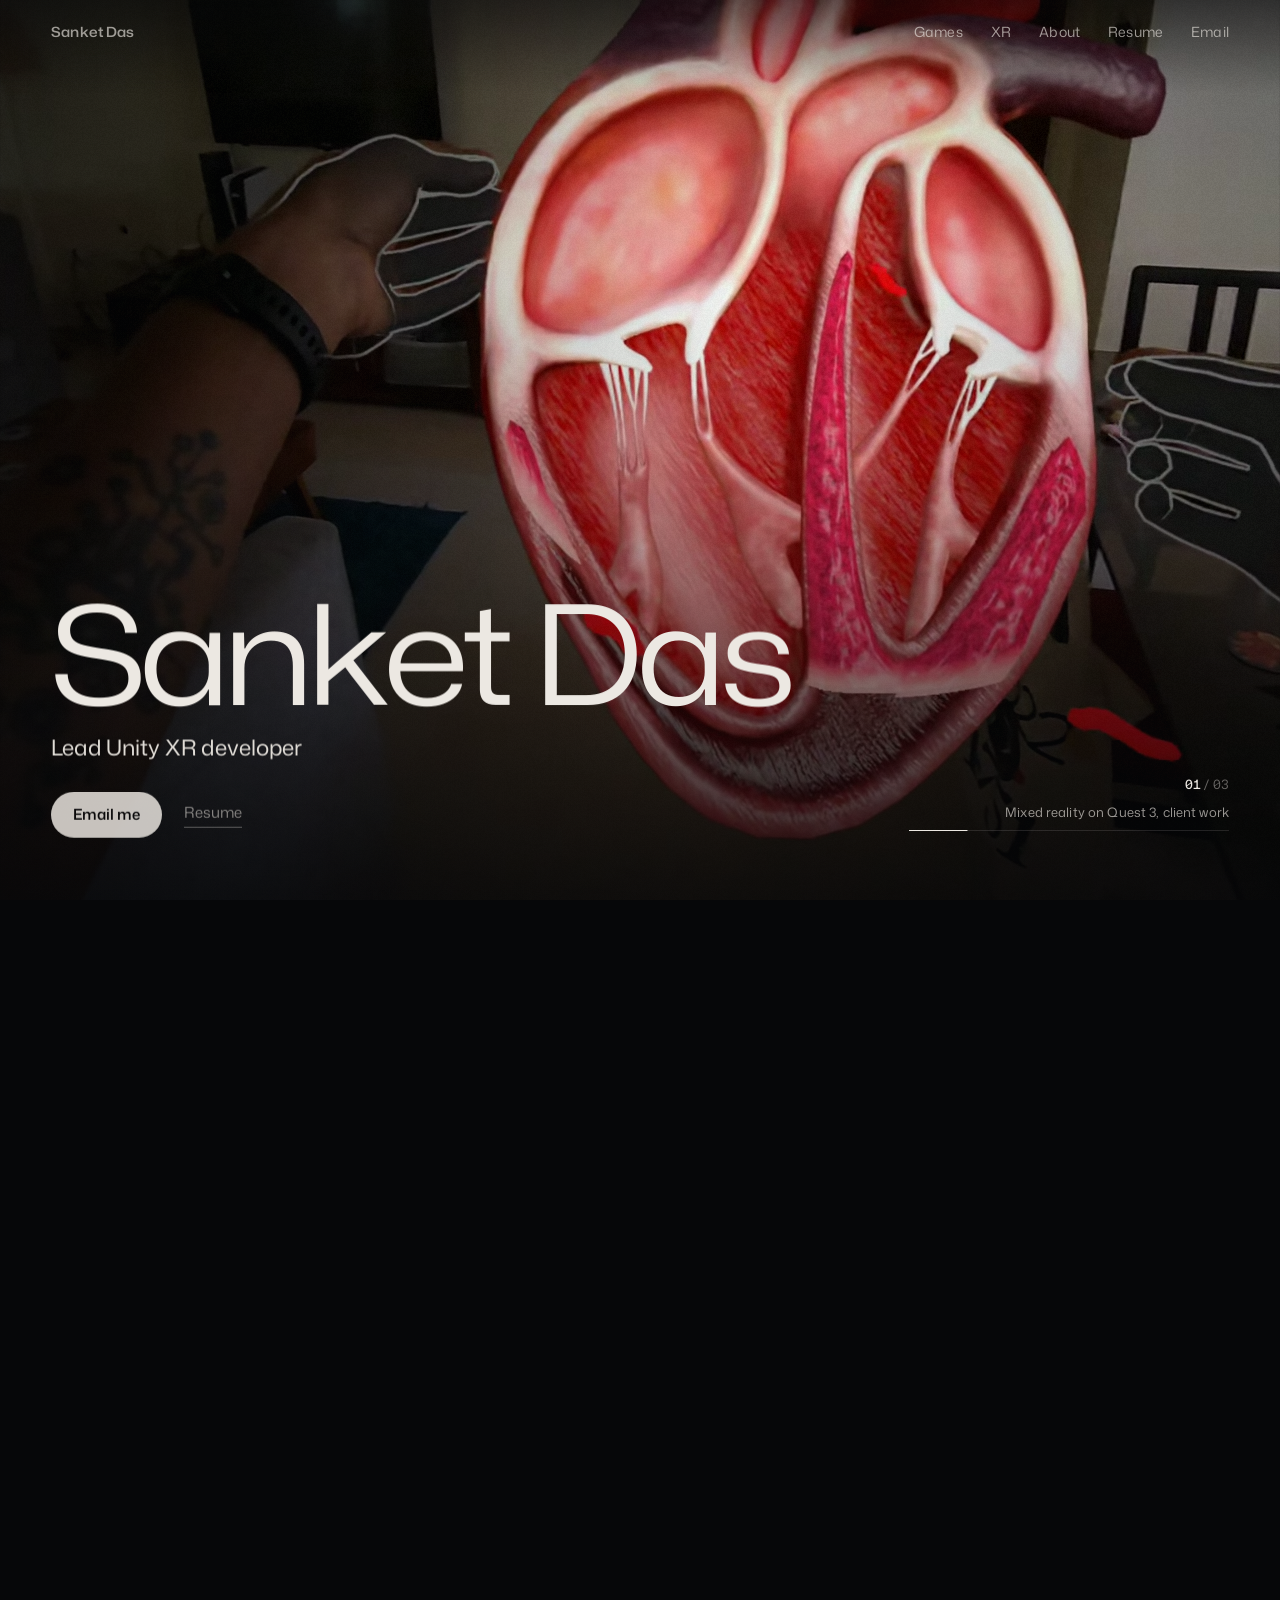
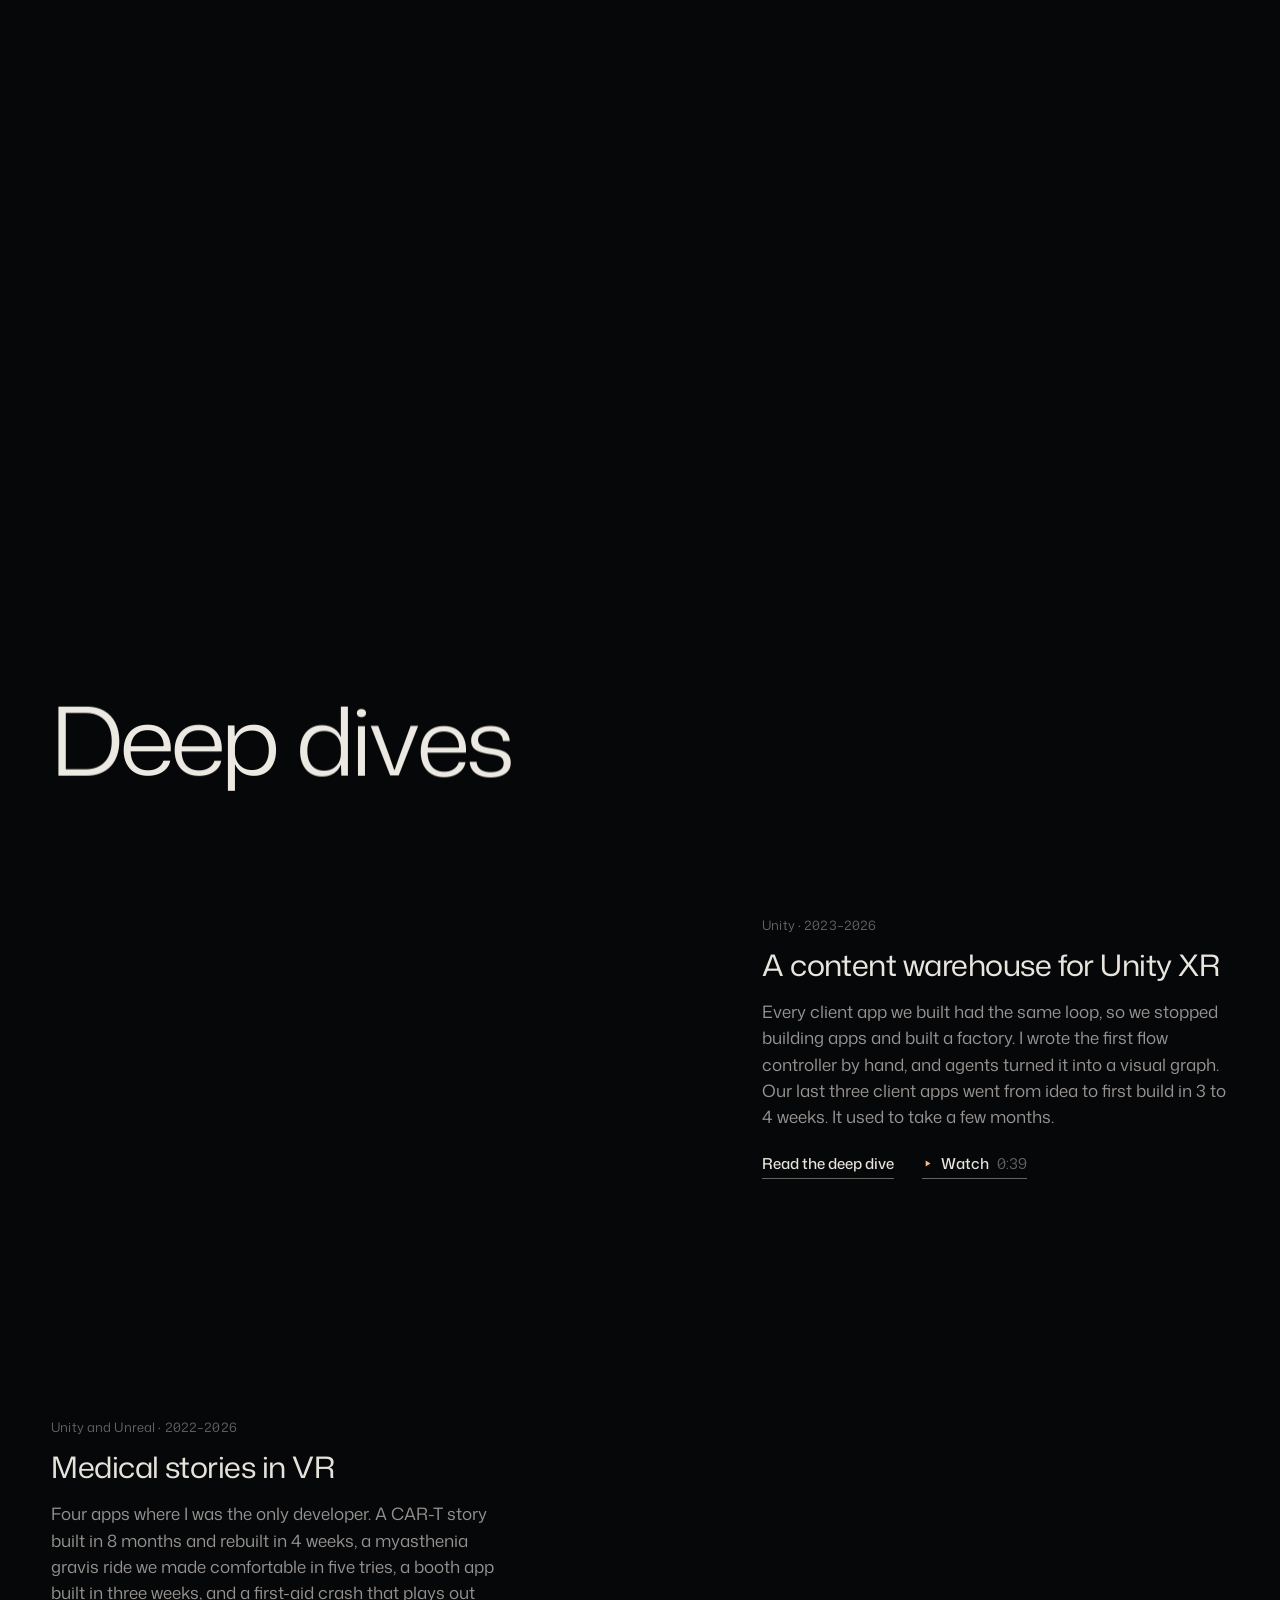
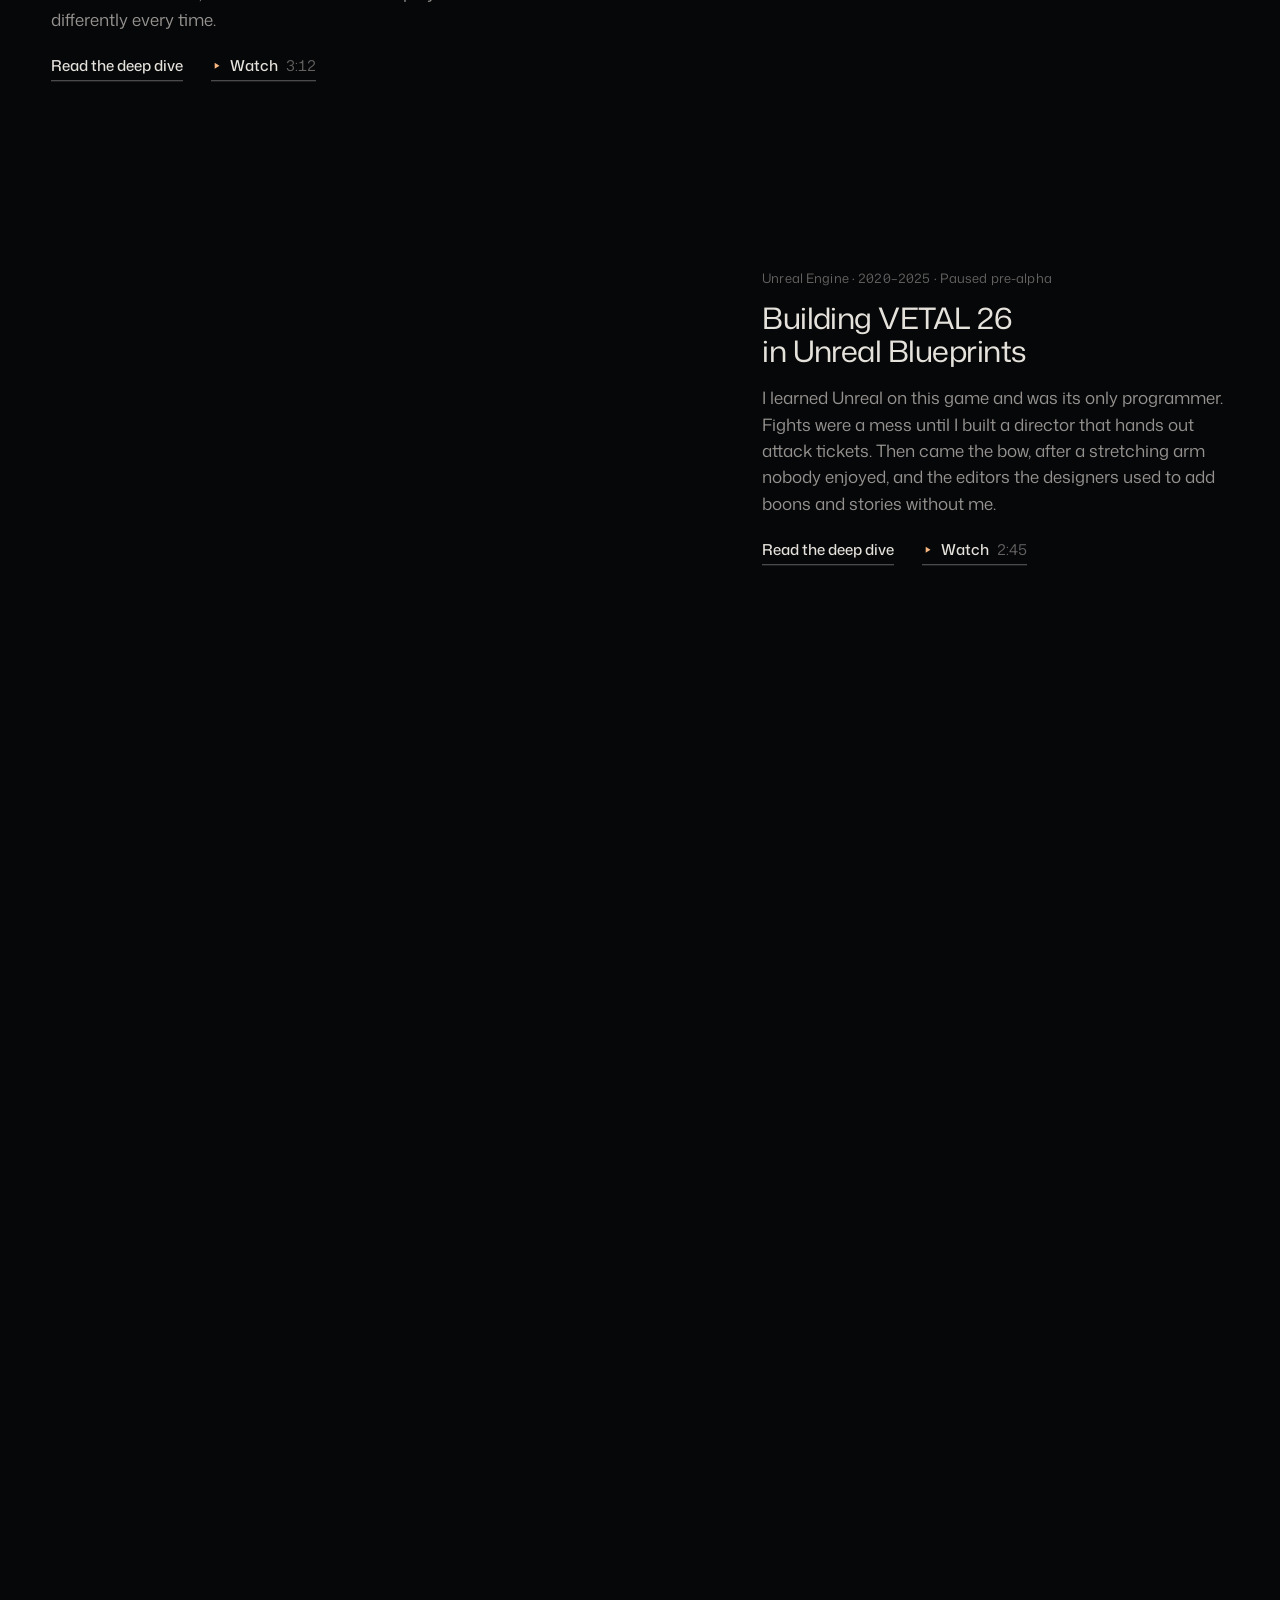
<file: index.html>
<!doctype html>
<html lang="en" data-media="media/" data-root="">
<head>
<meta charset="utf-8">
<meta name="viewport" content="width=device-width, initial-scale=1">
<title>Sanket Das · Portfolio</title>
<meta name="description" content="Sanket Das, lead Unity XR developer. A shared Unity platform for client XR apps on Quest, Android, iOS and WebGL, healthcare VR and mixed reality, and gameplay in Unreal Engine and Unity.">
<meta property="og:type" content="website">
<meta property="og:title" content="Sanket Das · Portfolio">
<meta property="og:description" content="Sanket Das, lead Unity XR developer. A shared Unity platform for client XR apps on Quest, Android, iOS and WebGL, healthcare VR and mixed reality, and gameplay in Unreal Engine and Unity.">
<meta property="og:url" content="https://raptor2012.github.io/portfolio/">
<meta property="og:image" content="https://raptor2012.github.io/portfolio/og.jpg">
<meta property="og:image:width" content="1200">
<meta property="og:image:height" content="630">
<meta name="twitter:card" content="summary_large_image">
<link rel="icon" href="data:image/svg+xml,%3Csvg xmlns='http://www.w3.org/2000/svg' viewBox='0 0 32 32'%3E%3Crect width='32' height='32' rx='4' fill='%23060709'/%3E%3Ctext x='16' y='21.5' font-family='Arial,sans-serif' font-size='14' letter-spacing='-.5' fill='%23ece8e2' text-anchor='middle'%3ESD%3C/text%3E%3C/svg%3E">
<link rel="preload" as="image" href="media/amyloidosis/amy-hero-heart-section-poster.webp" fetchpriority="high">
<link rel="preload" as="font" type="font/woff2" href="fonts/mona-sans.woff2" crossorigin>
<link rel="stylesheet" href="style.css">
<script>(function(){var d=document.documentElement,rm=matchMedia('(prefers-reduced-motion: reduce)').matches;d.classList.add(rm?'rm':'js');if(/[?&]capture/.test(location.search))d.classList.add('cap');})();</script>
</head>
<body>
<a class="skip" href="#main">Skip to content</a>
<canvas id="gl" aria-hidden="true"></canvas>
<div id="vids" aria-hidden="true"></div>
<nav class="top" aria-label="Main">
  <a class="brand" href="./">Sanket Das</a>
  <ul>
    <li><a href="games/">Games</a></li>
    <li><a href="xr/">XR</a></li>
    <li class="n-about"><a href="#about">About</a></li>
    <li class="n-res"><a href="resume/Sanket_Das_Resume.pdf">Resume</a></li>
    <li><a href="mailto:sanketdas@live.com">Email</a></li>
  </ul>
</nav>
<header class="hero hero--pin" id="top">
  <div class="stage">
    <div class="screen screen--hero" id="hero-screen" data-reel="amyloidosis/amy-hero-heart-section|50% 50%|Mixed reality on Quest 3, client work;project-mind/hero-vetal-combat|35% 50%|VETAL 26, combat with Vetal’s powers;dodie/dodie-combat-reel|30% 50%|Do.Die, combat in the boss arena">
      <img src="media/amyloidosis/amy-hero-heart-section-poster.webp" width="1920" height="1080" alt="Mixed reality: real hands hold a heart that opens into its cross-section in a living room" fetchpriority="high" decoding="async" style="object-position:50% 50%">
    </div>
    <div class="scrim" aria-hidden="true"></div>
    <div class="hero-copy">
      <h1 class="name" data-name data-w="118" data-w-phone="100" data-squeeze="38">Sanket Das</h1>
      <p class="lede">Lead Unity XR developer</p>
      <div class="actions">
        <a class="btn" href="mailto:sanketdas@live.com">Email me</a>
        <a class="link" href="resume/Sanket_Das_Resume.pdf">Resume</a>
      </div>
    </div>
    <div class="slate" aria-hidden="true">
      <span class="slate-n"><b>01</b> / 03</span>
      <span class="slate-t">Mixed reality on Quest 3, client work</span>
      <span class="slate-bar"><i></i></span>
    </div>
  </div>
</header>
<main id="main">

<section class="section" id="deep" aria-labelledby="cs-h">
  <div class="wrap">
    <div class="head"><h2 class="display" id="cs-h" data-k>Deep dives</h2></div>
    <article class="case" aria-labelledby="cs-platform">
      <a class="case-screen" href="xr/platform.html" tabindex="-1" aria-hidden="true"><div class="screen" data-clip="xr-tiles/xr-tile-platform-guide" data-pos="50% 50%" data-reflect=".14" style="--ar:1280/720"><img src="media/xr-tiles/xr-tile-platform-guide-poster.webp" width="1280" height="720" alt="Browser demo: a guide avatar in a lab coat waves inside a hexagonal glass dome" loading="lazy" decoding="async" style="object-position:50% 50%"></div></a>
      <div class="case-copy" data-rise>
        <p class="meta">Unity · 2023–2026</p>
        <h3 id="cs-platform"><a href="xr/platform.html">A content warehouse for Unity XR</a></h3>
        <p class="body">Every client app we built had the same loop, so we stopped building apps and built a factory. I wrote the first flow controller by hand, and agents turned it into a visual graph. Our last three client apps went from idea to first build in 3 to 4 weeks. It used to take a few months.</p>
        <p class="links"><a class="more" href="xr/platform.html">Read the deep dive</a><button class="more open open--watch" type="button" data-open="p-platform" aria-haspopup="dialog"><svg class="w-ico" viewBox="0 0 24 24" aria-hidden="true"><path d="M8 5.5v13l10.5-6.5z"/></svg>Watch<span class="w-tot">0:39</span><span class="sr">: Content warehouse demo</span></button></p>
      </div>
    </article>
    <article class="case case--flip" aria-labelledby="cs-healthcare">
      <a class="case-screen" href="xr/healthcare.html" tabindex="-1" aria-hidden="true"><div class="screen" data-clip="neuromuscular/mg-body-entry" data-pos="50% 50%" data-reflect=".14" style="--ar:1920/1080"><img src="media/neuromuscular/mg-body-entry-poster.webp" width="1920" height="1080" alt="VR: gliding along a path through a wireframe body toward a glowing portal in the ribcage" loading="lazy" decoding="async" style="object-position:50% 50%"></div></a>
      <div class="case-copy" data-rise>
        <p class="meta">Unity and Unreal · 2022–2026</p>
        <h3 id="cs-healthcare"><a href="xr/healthcare.html">Medical stories in VR</a></h3>
        <p class="body">Four apps where I was the only developer. A CAR-T story built in 8 months and rebuilt in 4 weeks, a myasthenia gravis ride we made comfortable in five tries, a booth app built in three weeks, and a first-aid crash that plays out differently every time.</p>
        <p class="links"><a class="more" href="xr/healthcare.html">Read the deep dive</a><button class="more open open--watch" type="button" data-open="p-mg" aria-haspopup="dialog"><svg class="w-ico" viewBox="0 0 24 24" aria-hidden="true"><path d="M8 5.5v13l10.5-6.5z"/></svg>Watch<span class="w-tot">3:12</span><span class="sr">: Myasthenia gravis in VR</span></button></p>
      </div>
    </article>
    <article class="case" aria-labelledby="cs-vetal26">
      <a class="case-screen" href="games/project-mind.html" tabindex="-1" aria-hidden="true"><div class="screen" data-clip="project-mind/vetal-spirit-run" data-pos="30% 50%" data-reflect=".14" style="--ar:1920/800"><img src="media/project-mind/vetal-spirit-run-poster.webp" width="1920" height="800" alt="VETAL 26: the player runs through a misty night forest wrapped in a violet spirit" loading="lazy" decoding="async" style="object-position:30% 50%"></div></a>
      <div class="case-copy" data-rise>
        <p class="meta">Unreal Engine · 2020–2025 · Paused pre-alpha</p>
        <h3 id="cs-vetal26"><a href="games/project-mind.html">Building VETAL 26 in Unreal Blueprints</a></h3>
        <p class="body">I learned Unreal on this game and was its only programmer. Fights were a mess until I built a director that hands out attack tickets. Then came the bow, after a stretching arm nobody enjoyed, and the editors the designers used to add boons and stories without me.</p>
        <p class="links"><a class="more" href="games/project-mind.html">Read the deep dive</a><button class="more open open--watch" type="button" data-open="p-vetal26" aria-haspopup="dialog"><svg class="w-ico" viewBox="0 0 24 24" aria-hidden="true"><path d="M8 5.5v13l10.5-6.5z"/></svg>Watch<span class="w-tot">2:45</span><span class="sr">: VETAL 26</span></button></p>
      </div>
    </article>
  </div>
</section>

<section class="section doors" id="work" aria-label="Work">
  <div class="wrap doors-grid">
    <article class="door" aria-labelledby="xr-h">
      <a class="door-screen" href="xr/" tabindex="-1" aria-hidden="true"><div class="screen" data-clip="car-t/xr-tile-cart-vr" data-pos="50% 50%" data-reflect=".2" data-glow="1" style="--ar:16/9"><img src="media/car-t/xr-tile-cart-vr-poster.webp" width="1280" height="720" alt="VR on Quest: inside a red blood vessel, CAR-T cells hit diseased B cells, which turn yellow and burst apart" loading="lazy" decoding="async" style="object-position:50% 50%"></div></a>
      <h2 class="display" id="xr-h"><a href="xr/" data-k>XR</a></h2>
      <p class="body" data-rise>Since 2023 I’ve shipped more than 15 VR, mixed reality and web apps for healthcare clients, first as the only developer and now leading a small team.</p>
      <ul class="rows" data-rise>
        <li><button data-swap="car-t/xr-tile-cart-vr|50% 50%" class="row is-on" type="button" data-open="p-cart" aria-haspopup="dialog"><span class="row-t">CAR-T cell therapy story<br><span class="meta">8 months solo in 2023, rebuilt in 4 weeks in 2026</span></span><span class="row-m">VR · Client work · Watch 1:43</span><span class="row-i" aria-hidden="true"></span><span class="sr">: CAR-T cell therapy story in VR</span></button></li>
        <li><button data-swap="neuromuscular/mg-vessel-ride|50% 50%" class="row" type="button" data-open="p-mg" aria-haspopup="dialog"><span class="row-t">Myasthenia gravis in VR<br><span class="meta">The project I put the most into</span></span><span class="row-m">Quest 3 · Client work · Watch 3:12</span><span class="row-i" aria-hidden="true"></span><span class="sr">: Myasthenia gravis in VR</span></button></li>
        <li><button data-swap="amyloidosis/amy-antibodies|50% 50%" class="row" type="button" data-open="p-amyloidosis" aria-haspopup="dialog"><span class="row-t">Amyloidosis in mixed reality<br><span class="meta">Solo build, first version in 4 days</span></span><span class="row-m">Quest 3 · Client work · Watch 2:33</span><span class="row-i" aria-hidden="true"></span><span class="sr">: Amyloidosis in mixed reality</span></button></li>
      </ul>
      <a class="more" href="xr/">All XR work</a>
    </article>
    <article class="door" aria-labelledby="games-h">
      <a class="door-screen" href="games/" tabindex="-1" aria-hidden="true"><div class="screen" data-clip="project-mind/vetal-door-combat" data-pos="50% 50%" data-reflect=".2" data-glow="1" style="--ar:16/9"><img src="media/project-mind/vetal-door-combat-poster.webp" width="1280" height="720" alt="VETAL 26: wrapped in Vetal, the player fires bow volleys at glowing spirit enemies in a night forest" loading="lazy" decoding="async" style="object-position:50% 50%"></div></a>
      <h2 class="display" id="games-h"><a href="games/" data-k>Games</a></h2>
      <p class="body" data-rise>Game design and gameplay systems: combat, enemy AI and the tools designers use to tune them, in Unreal Engine and Unity.</p>
      <ul class="rows" data-rise>
        <li><button data-swap="project-mind/vetal-door-combat|50% 50%" class="row is-on" type="button" data-open="p-vetal26" aria-haspopup="dialog"><span class="row-t">VETAL 26</span><span class="row-m">Paused pre-alpha · Watch 2:45</span><span class="row-i" aria-hidden="true"></span><span class="sr">: VETAL 26</span></button></li>
        <li><button data-swap="dodie/dodie-combat-shield-blast|50% 50%" class="row" type="button" data-open="p-dodie" aria-haspopup="dialog"><span class="row-t">Do.Die</span><span class="row-m">Unity · Browser game · Watch 1:37</span><span class="row-i" aria-hidden="true"></span><span class="sr">: Do.Die</span></button></li>
        <li><button data-swap="circlejack/dos-roll|52% 50%" class="row" type="button" data-open="p-dos" aria-haspopup="dialog"><span class="row-t">Department of Shapes</span><span class="row-m">Unity · Browser game · Watch 2:17</span><span class="row-i" aria-hidden="true"></span><span class="sr">: Department of Shapes</span></button></li>
      </ul>
      <a class="more" href="games/">All games</a>
    </article>
  </div>
</section>

<section class="section" id="tools" aria-labelledby="tools-h">
  <div class="wrap">
    <div class="head"><h2 class="display" id="tools-h" data-k>Tools</h2></div>
    <article class="case" aria-labelledby="t-maeve">
      <div class="screen" data-clip="tools/tool-maeve" data-pos="0% 50%" data-reflect=".14" style="--ar:1280/720"><img src="media/tools/tool-maeve-poster.webp" width="1280" height="720" alt="Maeve’s violet orb pulses under a reply panel, beside the headline Talk to your coding agent. Hear it answer." loading="lazy" decoding="async" style="object-position:0% 50%"></div>
      <div class="case-copy" data-rise>
        <p class="meta">Windows · local speech · solo · 2026</p>
        <h3 id="t-maeve">Maeve: local voice for a coding agent</h3>
        <p class="body">I run several coding agents a day and wanted to talk to them and hear them answer, without a cloud voice service. So I directed agents to add hold-to-talk dictation and a speaking orb to T3 Code. Speech runs locally on my GPU.</p>
        <p class="links"><button class="more open open--watch" type="button" data-open="p-maeve" aria-haspopup="dialog"><svg class="w-ico" viewBox="0 0 24 24" aria-hidden="true"><path d="M8 5.5v13l10.5-6.5z"/></svg>Watch<span class="w-tot">1:20</span><span class="sr">: Maeve: local voice for a coding agent</span></button><a class="more" href="https://github.com/Raptor2012/maeve/releases" target="_blank" rel="noopener">Releases on GitHub<span class="sr"> (opens in a new tab)</span></a></p>
      </div>
    </article>
    <div class="tool-row" data-rise>
      <h3><a href="https://github.com/Raptor2012/unity-favorites-bar" target="_blank" rel="noopener">Favorites Bar for Unity<span class="sr"> (opens in a new tab)</span></a></h3>
      <div><p>Hold Alt over Unity’s Project window to open a paged bar of favorite assets, folders and scene objects.</p><p class="meta">Editor package · MIT · 2026</p></div>
    </div>
  </div>
</section>

<section class="section" id="about" aria-labelledby="about-h">
  <div class="wrap about-grid">
    <div class="about-side">
      <h2 class="display" id="about-h" data-k>About me</h2>
      <figure class="about-pic" data-rise><div class="screen" data-still="img/profile@2x.webp" data-glow=".55" style="--ar:1280/879"><img src="img/profile@2x.webp" width="1280" height="879" alt="Sanket by a window in a conical straw hat that hides his face" loading="lazy" decoding="async"></div></figure>
    </div>
    <div class="about-copy">
      <p data-lit>I studied game design, learned programming along the way, and found my place in VR.</p>
      <p data-lit>I work remotely as a Senior VR Developer and consultant for a European agency, building interactive experiences, mostly for healthcare, education and training.</p>
      <p data-lit>I’ve always cared more about what I can make with technology than about any one technology. Most of what I know came from wanting to build something, not yet knowing how, and figuring it out.</p>
      <p data-lit>Over the years I’ve worked on games, simulations, development tools and AI integrations.</p>
      <p data-lit>I enjoy designing systems, trying out ideas and finding simpler ways to do complicated things. I work best with people who are just as invested in figuring something out, especially when the end result is still taking shape.</p>
      <p data-lit>Outside work, I explore AI, study mathematics and C++, read about science and physics, play games and join the occasional game jam.</p>
      <p data-lit>I like following an idea all the way down and turning simple ideas into ambitious personal projects. That’s how I’ve learned most of what I know.</p>
    </div>
  </div>
</section>

<section class="section" id="services" aria-labelledby="svc-h">
  <div class="wrap">
    <div class="head"><h2 class="display" id="svc-h" data-k>Work with me</h2></div>
    <div class="svc">
      <div data-rise>
        <p class="terms">I’m open to full-time roles and contracts.</p>
        <p class="terms">Tell me what you’re building and where you think I could help.</p>
        <a class="more" href="mailto:sanketdas@live.com">Email me</a>
      </div>
      <ul class="list" data-rise>
        <li><h3>Content pipelines and tools</h3><p>Shared Unity packages, a project template, flow graphs that agents can write, and a dialogue sheet clients approve in, so a small team can ship XR apps in weeks. <a href="xr/platform.html">Read how my team’s platform works</a>.</p></li>
        <li><h3>Game design and gameplay systems</h3><p>Combat, enemy AI, abilities and the tools designers use to tune them, in Unity or Unreal Engine. <a href="games/project-mind.html#showcase">See the VETAL 26 showcase level</a>.</p></li>
        <li><h3>XR features and prototypes</h3><p>Hand tracking, mixed reality, grab and teleport, from a concept document to a build on the headset.</p></li>
        <li><h3>Ports and platform moves</h3><p>Meta SDK to OpenXR and XR Interaction Toolkit, and one Unity project to Quest, iOS, Android and WebGL.</p></li>
        <li><h3>Performance and crashes</h3><p>Frame drops on Quest, out-of-memory crashes in iPhone Safari, builds that are too large to download.</p></li>
        <li><h3>AI characters and voice</h3><p>Characters that listen and talk back, with speech recognition, text-to-speech and a language model.</p></li>
      </ul>
    </div>
  </div>
</section>

<section class="section" id="record" aria-labelledby="rec-h">
  <div class="wrap">
    <h2 class="sr" id="rec-h">Record</h2>
    <div class="record" data-rise>
      <div>
        <h3>Experience</h3>
        <ul>
          <li><span class="when">Jan 2025 to present · Remote</span><b>onVR</b>, Senior VR Developer (Freelance Contractor)
            <p>I lead a three-person Unity team that owns the content warehouse and all Unity work: VR, mixed reality, WebGL and mobile. I designed the flow controller and package architecture, and we build with coding agents. Our last three client apps went from idea to first client build in 3 to 4 weeks.</p>
            <p><a href="xr/platform.html">How the content warehouse works</a></p>
          </li>
          <li><span class="when">May 2023 to Jan 2025</span><b>onliveline GmbH</b>, VR Developer
            <p>I shipped healthcare VR apps as the only Unity developer, including the first CAR-T story and the myasthenia gravis story.</p>
            <p><a href="xr/healthcare.html">How those apps were built</a></p>
          </li>
          <li><span class="when">May 2022 to May 2023</span><b>Weltenmacher GmbH</b>, XR Developer, freelance
            <p>I built a VR first-aid trainer alone in Unreal Engine 4. It is now part of their VR training.</p>
          </li>
          <li><span class="when">Feb 2019 to Jan 2022</span><b>Self-employed</b>, game programmer and consultant</li>
          <li><span class="when">May to Aug 2017</span><b>SUTD Game Lab</b>, game design intern</li>
        </ul>
      </div>
      <div>
        <h3>Awards</h3>
        <ul>
          <li><b>Student Game of the Year</b>, Nasscom GDC 2016, for Proximity</li>
          <li><b>Best Student Game</b>, FICCI BAF 2017, for Tremor</li>
        </ul>
      </div>
      <div>
        <h3>Education</h3>
        <ul>
          <li><b>MA Games Enterprise</b>, University of South Wales, 2018</li>
          <li><b>Game Design and Project Management</b>, DSK Supinfogame Pune, with Rubika Valenciennes. Three years of the five-year programme, 180 ECTS, 2017</li>
        </ul>
      </div>
    </div>
  </div>
</section>

</main>

<footer class="contact" id="contact">
  <div class="wrap">
    <div class="screen contact-screen" data-still="media/dodie/dodie-red-sky-lg.webp" data-pos="74% 50%" data-reflect=".32"><img src="media/dodie/dodie-red-sky-lg.webp" width="1954" height="814" alt="" loading="lazy" decoding="async" style="object-position:74% 50%"></div>
    <h2 class="contact-h" data-rise>Email me about a role or a project</h2>
    <a class="mail" href="mailto:sanketdas@live.com"><span class="mail-t">sanketdas@live.com</span></a>
    <p class="body">Based in Pune, India. I work remotely and am open to full-time and contract roles.</p>
    <div class="foot">
      <ul>
        <li><a href="resume/Sanket_Das_Resume.pdf">Resume</a></li>
        <li><a href="https://www.linkedin.com/in/sanket-das-929b11120/">LinkedIn</a></li>
        <li><a href="https://github.com/Raptor2012">GitHub</a></li>
        <li><a href="https://wa.me/918459328768">WhatsApp</a></li>
      </ul>
      <p>© 2026 Sanket Das</p>
    </div>
  </div>
</footer>
<div class="dialogs">
<dialog class="pd" id="p-platform" aria-labelledby="p-platform-t" data-lenis-prevent>
<div class="pd-in" data-watch>
<div class="pd-bar"><p class="meta">XR · content warehouse, deep dive</p><form method="dialog"><button class="pd-x" type="submit" aria-label="Close"><span class="pd-l" aria-hidden="true">Close</span><span class="pd-xi" aria-hidden="true"></span></button></form></div>
<figure class="pd-stage" style="--ar:1280/720">
<div class="w-stage pd-screen" data-reflect=".3" tabindex="0" role="group" aria-label="Video player. Space plays or pauses, the arrow keys skip 5 seconds, F is full screen">
<video class="w-video" playsinline muted preload="none" poster="media/key-sections/ks-platform-b-poster.webp" aria-label="Guided onboarding"></video>
<div class="w-cc" aria-hidden="true"></div>
<button class="w-big" type="button" aria-label="Play"><svg viewBox="0 0 24 24" aria-hidden="true"><path d="M8 5.5v13l10.5-6.5z"/></svg></button>
<div class="w-bar">
<button class="w-btn w-play" type="button" aria-label="Play"><svg viewBox="0 0 24 24" aria-hidden="true"><path d="M8 5.5v13l10.5-6.5z"/></svg><svg viewBox="0 0 24 24" aria-hidden="true"><path d="M8 5h3v14H8zM13 5h3v14h-3z"/></svg></button>
<input class="w-seek" type="range" min="0" max="1000" step="1" value="0" aria-label="Position in the video" aria-valuetext="0:00 of 0:39">
<span class="w-time"><span class="w-cur">0:00</span> / <span class="w-len">0:39</span></span>
<button class="w-btn w-replay" type="button" aria-label="Replay from the start"><svg viewBox="0 0 24 24" aria-hidden="true" fill="none"><path d="M4.5 12a7.5 7.5 0 1 0 2.2-5.3M4.5 4.5v3.5H8"/></svg></button>
<button class="w-btn w-mute" type="button" aria-pressed="false" aria-label="Sound" hidden><svg viewBox="0 0 24 24" aria-hidden="true" fill="none"><path d="M4 9.5h3.5L12 6v12l-4.5-3.5H4zM16 9.5l5 5M21 9.5l-5 5"/></svg><svg viewBox="0 0 24 24" aria-hidden="true" fill="none"><path d="M4 9.5h3.5L12 6v12l-4.5-3.5H4zM15.5 9a4.5 4.5 0 0 1 0 6M18 6.5a8 8 0 0 1 0 11"/></svg></button>
<button class="w-btn w-ccb" type="button" aria-pressed="true" aria-label="Captions" hidden><svg viewBox="0 0 24 24" aria-hidden="true" fill="none"><rect x="3.5" y="6" width="17" height="12" rx="1.5"/><path d="M10.5 10.2a2.2 2.2 0 1 0 0 3.6M16.5 10.2a2.2 2.2 0 1 0 0 3.6"/></svg></button>
<button class="w-btn w-fs" type="button" aria-label="Full screen"><svg viewBox="0 0 24 24" aria-hidden="true" fill="none"><path d="M4 9V4h5M15 4h5v5M20 15v5h-5M9 20H4v-5"/></svg></button>
</div>
</div>
</figure>
<div class="pd-body">
<div class="pd-main"><h2 class="pd-title" id="p-platform-t" data-k data-w="112">Content warehouse demo</h2><p>A browser demo of the content warehouse: rooms, interactions and tools for building client XR apps faster.</p><p>This version, with shared branding, start and exit menus and standard visual and audio feedback for every interaction, was finished in November 2026. Client apps from April 2026 onward were built on earlier versions.</p><p class="play"><a href="https://raptor2012.github.io/onxt-demo/" target="_blank" rel="noopener">Try the platform demo<span class="sr"> (opens in a new tab)</span></a><small>WebGL, runs best on desktop</small></p><a class="more" href="xr/platform.html">Read the deep dive</a></div>
<div class="w-list" aria-label="Key sections of Content warehouse demo" role="group">
<p class="meta">Key sections · 0:39 in total</p>
<ol><li><button class="w-sec" type="button" data-i="0" data-src="media/key-sections/ks-platform-b" data-webm="" data-mobile="1" data-poster="media/key-sections/ks-platform-b-poster.webp" data-dur="39.47" data-audio="" data-title="Guided onboarding" aria-current="true"><span class="w-n">01</span><span class="w-t">Guided onboarding</span><span class="w-d">0:39</span></button></li></ol>
</div>
</div>
<dl class="pd-facts"><div><dt>Role</dt><dd>Lead developer, from 2025</dd></div><div class="pd-wide"><dt>What I did</dt><dd><ul><li>Architecture and package design, built with coding agents</li><li>Hand-written flow controller, turned into a visual flow graph</li><li>Dialogue sheet and voice pipeline for client review</li></ul></dd></div><div><dt>Tech</dt><dd>Unity, Unity packages, OpenXR, XR Interaction Toolkit, GitHub Actions</dd></div><div><dt>Platforms</dt><dd>Meta Quest, Android, iOS, WebGL</dd></div><div><dt>Year</dt><dd>2025–2026</dd></div></dl>
<div class="pd-more"><figure><div class="screen" data-clip="xr-tiles/xr-tile-platform-guide" style="--ar:1280/720"><img src="media/xr-tiles/xr-tile-platform-guide-poster.webp" width="1280" height="720" alt="Browser demo: a guide avatar in a lab coat waves inside a hexagonal glass dome" loading="lazy" decoding="async"></div><figcaption class="cap">The guide in the glass dome</figcaption></figure></div>
</div>
</dialog>
<dialog class="pd" id="p-mg" aria-labelledby="p-mg-t" data-lenis-prevent>
<div class="pd-in" data-watch>
<div class="pd-bar"><p class="meta">XR · client work</p><form method="dialog"><button class="pd-x" type="submit" aria-label="Close"><span class="pd-l" aria-hidden="true">Close</span><span class="pd-xi" aria-hidden="true"></span></button></form></div>
<figure class="pd-stage" style="--ar:1280/720">
<div class="w-stage pd-screen" data-reflect=".3" tabindex="0" role="group" aria-label="Video player. Space plays or pauses, the arrow keys skip 5 seconds, F is full screen">
<video class="w-video" playsinline muted preload="none" poster="media/key-sections/ks-mg-entry-poster.webp" aria-label="Entering the body"></video>
<div class="w-cc" aria-hidden="true"></div>
<button class="w-big" type="button" aria-label="Play"><svg viewBox="0 0 24 24" aria-hidden="true"><path d="M8 5.5v13l10.5-6.5z"/></svg></button>
<div class="w-bar">
<button class="w-btn w-play" type="button" aria-label="Play"><svg viewBox="0 0 24 24" aria-hidden="true"><path d="M8 5.5v13l10.5-6.5z"/></svg><svg viewBox="0 0 24 24" aria-hidden="true"><path d="M8 5h3v14H8zM13 5h3v14h-3z"/></svg></button>
<input class="w-seek" type="range" min="0" max="1000" step="1" value="0" aria-label="Position in the video" aria-valuetext="0:00 of 0:30">
<span class="w-time"><span class="w-cur">0:00</span> / <span class="w-len">0:30</span></span>
<button class="w-btn w-replay" type="button" aria-label="Replay from the start"><svg viewBox="0 0 24 24" aria-hidden="true" fill="none"><path d="M4.5 12a7.5 7.5 0 1 0 2.2-5.3M4.5 4.5v3.5H8"/></svg></button>
<button class="w-btn w-mute" type="button" aria-pressed="false" aria-label="Sound" hidden><svg viewBox="0 0 24 24" aria-hidden="true" fill="none"><path d="M4 9.5h3.5L12 6v12l-4.5-3.5H4zM16 9.5l5 5M21 9.5l-5 5"/></svg><svg viewBox="0 0 24 24" aria-hidden="true" fill="none"><path d="M4 9.5h3.5L12 6v12l-4.5-3.5H4zM15.5 9a4.5 4.5 0 0 1 0 6M18 6.5a8 8 0 0 1 0 11"/></svg></button>
<button class="w-btn w-ccb" type="button" aria-pressed="true" aria-label="Captions" hidden><svg viewBox="0 0 24 24" aria-hidden="true" fill="none"><rect x="3.5" y="6" width="17" height="12" rx="1.5"/><path d="M10.5 10.2a2.2 2.2 0 1 0 0 3.6M16.5 10.2a2.2 2.2 0 1 0 0 3.6"/></svg></button>
<button class="w-btn w-fs" type="button" aria-label="Full screen"><svg viewBox="0 0 24 24" aria-hidden="true" fill="none"><path d="M4 9V4h5M15 4h5v5M20 15v5h-5M9 20H4v-5"/></svg></button>
</div>
</div>
</figure>
<div class="pd-body">
<div class="pd-main"><h2 class="pd-title" id="p-mg-t" data-k data-w="112">Myasthenia gravis in VR</h2><p>It starts in first person, as a patient. Body tracking shows your own body, one eye is slightly blurred, a phone rings and standing up is hard. Calls from colleagues, a mirror and a diary of bad days follow, then a call from the doctor takes you into the body.</p><p>Inside, a platform carries you along a path past nerve signals, the complement system, bone marrow, the thymus and a lymph node to the disease itself. A moving ride can make people sick, so we went through several fixes after playtests: a slower ride, a vignette, speed control, a closing pod and, in the end, short trips through portals. The journey stays big while the travel stays short.</p><p>The first full playthrough lasted 30 minutes. It is now about 20, starting with an onboarding and going straight into the body.</p><a class="more" href="xr/healthcare.html#mg">Read the deep dive</a></div>
<div class="w-list" aria-label="Key sections of Myasthenia gravis in VR" role="group">
<p class="meta">Key sections · 3:12 in total</p>
<ol><li><button class="w-sec" type="button" data-i="0" data-src="media/key-sections/ks-mg-entry" data-webm="" data-mobile="1" data-poster="media/key-sections/ks-mg-entry-poster.webp" data-dur="29.97" data-audio="" data-title="Entering the body" aria-current="true"><span class="w-n">01</span><span class="w-t">Entering the body</span><span class="w-d">0:30</span></button></li><li><button class="w-sec" type="button" data-i="1" data-src="media/key-sections/ks-mg-junction" data-webm="" data-mobile="1" data-poster="media/key-sections/ks-mg-junction-poster.webp" data-dur="39.97" data-audio="" data-title="The neuromuscular junction"><span class="w-n">02</span><span class="w-t">The neuromuscular junction</span><span class="w-d">0:40</span></button></li><li><button class="w-sec" type="button" data-i="2" data-src="media/key-sections/ks-mg-complement" data-webm="" data-mobile="1" data-poster="media/key-sections/ks-mg-complement-poster.webp" data-dur="41.93" data-audio="" data-title="Complement cascade"><span class="w-n">03</span><span class="w-t">Complement cascade</span><span class="w-d">0:42</span></button></li><li><button class="w-sec" type="button" data-i="3" data-src="media/key-sections/ks-mg-thymus" data-webm="" data-mobile="1" data-poster="media/key-sections/ks-mg-thymus-poster.webp" data-dur="43.93" data-audio="" data-title="The thymus"><span class="w-n">04</span><span class="w-t">The thymus</span><span class="w-d">0:44</span></button></li><li><button class="w-sec" type="button" data-i="4" data-src="media/key-sections/ks-mg-muscle" data-webm="" data-mobile="1" data-poster="media/key-sections/ks-mg-muscle-poster.webp" data-dur="35.93" data-audio="" data-title="At the muscle"><span class="w-n">05</span><span class="w-t">At the muscle</span><span class="w-d">0:36</span></button></li></ol>
</div>
</div>
<dl class="pd-facts"><div><dt>Role</dt><dd>Only developer, with a project manager, a technical manager, a designer and a 3D artist</dd></div><div class="pd-wide"><dt>What I did</dt><dd><ul><li>The whole Unity project, from late 2024</li><li>The spline ride, stations and portal menus for picking the next station</li><li>Body tracking in the patient scenes, and a smartwatch menu for hand-tracking-only play</li><li>The UI, built from the designer’s Figma files</li></ul></dd></div><div><dt>Tech</dt><dd>Unity, Meta XR SDK, body tracking</dd></div><div><dt>Platforms</dt><dd>Meta Quest 3</dd></div><div><dt>Year</dt><dd>2024–2026</dd></div><div><dt>Status</dt><dd>Client project, shown at medical congresses · Footage on this site</dd></div></dl>
<div class="pd-more"><figure><div class="screen" data-clip="neuromuscular/mg-body-entry" style="--ar:1920/1080"><img src="media/neuromuscular/mg-body-entry-poster.webp" width="1920" height="1080" alt="VR: gliding along a path through a wireframe body toward a glowing portal in the ribcage" loading="lazy" decoding="async"></div><figcaption class="cap">Riding into the body</figcaption></figure><figure><div class="screen" data-clip="neuromuscular/mg-nerve-terminal" style="--ar:1920/1080"><img src="media/neuromuscular/mg-nerve-terminal-poster.webp" width="1920" height="1080" alt="VR: a glowing nerve ending above a muscle fibre releases vesicles" loading="lazy" decoding="async"></div><figcaption class="cap">A nerve signals the muscle</figcaption></figure><figure><div class="screen" data-clip="neuromuscular/mg-complement" style="--ar:1920/1080"><img src="media/neuromuscular/mg-complement-poster.webp" width="1920" height="1080" alt="VR: complement proteins split off and gather on a cell surface" loading="lazy" decoding="async"></div><figcaption class="cap">Complement proteins on a cell</figcaption></figure></div>
</div>
</dialog>
<dialog class="pd" id="p-vetal26" aria-labelledby="p-vetal26-t" data-lenis-prevent>
<div class="pd-in" data-watch>
<div class="pd-bar"><p class="meta">Game · team of four</p><form method="dialog"><button class="pd-x" type="submit" aria-label="Close"><span class="pd-l" aria-hidden="true">Close</span><span class="pd-xi" aria-hidden="true"></span></button></form></div>
<figure class="pd-stage" style="--ar:1280/720">
<div class="w-stage pd-screen" data-reflect=".3" tabindex="0" role="group" aria-label="Video player. Space plays or pauses, the arrow keys skip 5 seconds, F is full screen">
<video class="w-video" playsinline muted preload="none" poster="media/key-sections/ks-vetal-combat-poster.webp" aria-label="Combat with Vetal"></video>
<div class="w-cc" aria-hidden="true"></div>
<button class="w-big" type="button" aria-label="Play"><svg viewBox="0 0 24 24" aria-hidden="true"><path d="M8 5.5v13l10.5-6.5z"/></svg></button>
<div class="w-bar">
<button class="w-btn w-play" type="button" aria-label="Play"><svg viewBox="0 0 24 24" aria-hidden="true"><path d="M8 5.5v13l10.5-6.5z"/></svg><svg viewBox="0 0 24 24" aria-hidden="true"><path d="M8 5h3v14H8zM13 5h3v14h-3z"/></svg></button>
<input class="w-seek" type="range" min="0" max="1000" step="1" value="0" aria-label="Position in the video" aria-valuetext="0:00 of 0:40">
<span class="w-time"><span class="w-cur">0:00</span> / <span class="w-len">0:40</span></span>
<button class="w-btn w-replay" type="button" aria-label="Replay from the start"><svg viewBox="0 0 24 24" aria-hidden="true" fill="none"><path d="M4.5 12a7.5 7.5 0 1 0 2.2-5.3M4.5 4.5v3.5H8"/></svg></button>
<button class="w-btn w-mute" type="button" aria-pressed="false" aria-label="Sound"><svg viewBox="0 0 24 24" aria-hidden="true" fill="none"><path d="M4 9.5h3.5L12 6v12l-4.5-3.5H4zM16 9.5l5 5M21 9.5l-5 5"/></svg><svg viewBox="0 0 24 24" aria-hidden="true" fill="none"><path d="M4 9.5h3.5L12 6v12l-4.5-3.5H4zM15.5 9a4.5 4.5 0 0 1 0 6M18 6.5a8 8 0 0 1 0 11"/></svg></button>
<button class="w-btn w-ccb" type="button" aria-pressed="true" aria-label="Captions"><svg viewBox="0 0 24 24" aria-hidden="true" fill="none"><rect x="3.5" y="6" width="17" height="12" rx="1.5"/><path d="M10.5 10.2a2.2 2.2 0 1 0 0 3.6M16.5 10.2a2.2 2.2 0 1 0 0 3.6"/></svg></button>
<button class="w-btn w-fs" type="button" aria-label="Full screen"><svg viewBox="0 0 24 24" aria-hidden="true" fill="none"><path d="M4 9V4h5M15 4h5v5M20 15v5h-5M9 20H4v-5"/></svg></button>
</div>
</div>
</figure>
<div class="pd-body">
<div class="pd-main"><h2 class="pd-title" id="p-vetal26-t" data-k data-w="112">VETAL 26</h2><p>A third-person action-adventure about a police officer and Vetal, a spirit who trades boons for stories.</p><p>Everything is in Blueprints, so the designers could open and tune any system. If I started again, I would write the core systems in C++ and expose them to Blueprints.</p><a class="more" href="games/project-mind.html">Read the deep dive</a></div>
<div class="w-list" aria-label="Key sections of VETAL 26" role="group">
<p class="meta">Key sections · 2:45 in total</p>
<ol><li><button class="w-sec" type="button" data-i="0" data-src="media/key-sections/ks-vetal-combat" data-webm="" data-mobile="1" data-poster="media/key-sections/ks-vetal-combat-poster.webp" data-dur="40.4" data-audio="1" data-vtt="media/key-sections/ks-vetal-combat.vtt" data-cues="WEBVTT

1
00:00.000 --&gt; 00:03.300
Sharanga, the legendary bow of Lord Ram,

2
00:03.400 --&gt; 00:06.940
shoots arrows that seek out enemies on their own,

3
00:07.100 --&gt; 00:09.900
so nothing can hide in its wake.

4
00:11.060 --&gt; 00:15.500
Vijaya, the weapon of the divine
weaponsmith Vishwakarma,

5
00:15.800 --&gt; 00:18.300
shoots multiple arrows in an arc,

6
00:18.700 --&gt; 00:22.700
obliterating anything and everything in its path.

7
00:23.800 --&gt; 00:26.380
Once hailed as the harbinger of the end,

8
00:26.450 --&gt; 00:29.640
Pinaka, bow of Lord Shiv,

9
00:29.700 --&gt; 00:33.140
can drown enemies in a hail of arrows

10
00:33.140 --&gt; 00:35.100
in just a matter of seconds.

11
00:36.500 --&gt; 00:38.700
The Indra shoots heavy arrows,

12
00:38.750 --&gt; 00:40.400
but its true strength…
" data-title="Combat with Vetal" aria-current="true"><span class="w-n">01</span><span class="w-t">Combat with Vetal</span><span class="w-d">0:40</span></button></li><li><button class="w-sec" type="button" data-i="1" data-src="media/key-sections/ks-vetal-stories-boons" data-webm="" data-mobile="1" data-poster="media/key-sections/ks-vetal-stories-boons-poster.webp" data-dur="25.38" data-audio="1" data-vtt="media/key-sections/ks-vetal-stories-boons.vtt" data-cues="WEBVTT

1
00:00.900 --&gt; 00:03.300
…can Vikram earn his favor,

2
00:04.100 --&gt; 00:07.360
rewarded with powerful ancient mantras

3
00:07.400 --&gt; 00:09.600
to turn the tide of battle.

4
00:12.740 --&gt; 00:15.060
However, a half-finished story

5
00:15.060 --&gt; 00:17.700
is what Vetal hates the most.

6
00:18.320 --&gt; 00:20.800
Complete the stories of these cultists,

7
00:20.900 --&gt; 00:25.300
and Vetal will reward you with powerful boons.
" data-title="Stories and boons"><span class="w-n">02</span><span class="w-t">Stories and boons</span><span class="w-d">0:25</span></button></li><li><button class="w-sec" type="button" data-i="2" data-src="media/key-sections/ks-vetal-traversal" data-webm="" data-mobile="1" data-poster="media/key-sections/ks-vetal-traversal-poster.webp" data-dur="26" data-audio="1" data-vtt="media/key-sections/ks-vetal-traversal.vtt" data-cues="WEBVTT

1
00:00.000 --&gt; 00:03.860
Vikram, a police constable
recently posted to the village,

2
00:03.900 --&gt; 00:07.500
is desperately trying to find his way out.

3
00:08.100 --&gt; 00:12.140
It is in this twisted dimension
that he encounters Vetal,

4
00:12.400 --&gt; 00:15.500
a devious spirit from Hindu mythology,

5
00:15.940 --&gt; 00:18.400
and they form a pact for survival

6
00:18.600 --&gt; 00:21.900
as Vikram cannot endure the Atman dimension

7
00:22.260 --&gt; 00:25.400
and Vetal cannot exist in our world.
" data-title="Forest traversal"><span class="w-n">03</span><span class="w-t">Forest traversal</span><span class="w-d">0:26</span></button></li><li><button class="w-sec" type="button" data-i="3" data-src="media/key-sections/ks-pm-arena-ai" data-webm="" data-mobile="1" data-poster="media/key-sections/ks-pm-arena-ai-poster.webp" data-dur="32" data-audio="1" data-title="Arena AI"><span class="w-n">04</span><span class="w-t">Arena AI</span><span class="w-d">0:32</span></button></li><li><button class="w-sec" type="button" data-i="4" data-src="media/key-sections/ks-pm-evolution" data-webm="" data-mobile="1" data-poster="media/key-sections/ks-pm-evolution-poster.webp" data-dur="41.83" data-audio="" data-title="2021 to 2025"><span class="w-n">05</span><span class="w-t">2021 to 2025</span><span class="w-d">0:42</span></button></li></ol>
</div>
</div>
<dl class="pd-facts"><div><dt>Role</dt><dd>Only programmer, in a team of four co-founders</dd></div><div class="pd-wide"><dt>What I did</dt><dd><ul><li>A combat director with attack tickets, scored per enemy type with EQS</li><li>Bow aiming with a tunable leeway, and Vetal’s powers</li><li>Boon and story editors built on structs and data tables</li><li>Perforce on an AWS server, set up and run for the team</li></ul></dd></div><div><dt>Tech</dt><dd>Unreal Engine 4 and 5, Blueprints, Behavior Trees, EQS, Advanced Locomotion System</dd></div><div><dt>Year</dt><dd>2020–2025</dd></div><div><dt>Status</dt><dd>Paused pre-alpha · Footage and deep dive on this site</dd></div></dl>
<div class="pd-more"><figure><div class="screen" data-clip="project-mind/hero-vetal-combat" style="--ar:1920/800"><img src="media/project-mind/hero-vetal-combat-poster.webp" width="1920" height="800" alt="VETAL 26: the player fires a bow with Vetal coiled around him, then lightning tears into a burning enemy" loading="lazy" decoding="async"></div><figcaption class="cap">Bow and lightning with Vetal, 2025</figcaption></figure><figure><div class="screen" data-clip="project-mind/pm-gp-2024-arena-crowd" style="--ar:1280/720"><img src="media/project-mind/pm-gp-2024-arena-crowd-poster.webp" width="1280" height="720" alt="A crowd of test enemies surrounds the player in an arena" loading="lazy" decoding="async"></div><figcaption class="cap">Attack tickets in a crowd, 2024</figcaption></figure><figure><div class="screen" data-clip="project-mind/pm-gp-2023-ticket-ai" data-pos="50% 100%" style="--ar:1280/680"><img src="media/project-mind/pm-gp-2023-ticket-ai-poster.webp" width="1280" height="720" alt="A golden enemy charges the player on a test floor while a second enemy stays back" loading="lazy" decoding="async" style="object-position:50% 100%"></div><figcaption class="cap">Attack ticket test map, 2023</figcaption></figure></div>
</div>
</dialog>
<dialog class="pd" id="p-cart" aria-labelledby="p-cart-t" data-lenis-prevent>
<div class="pd-in" data-watch>
<div class="pd-bar"><p class="meta">XR · client work, a university hospital</p><form method="dialog"><button class="pd-x" type="submit" aria-label="Close"><span class="pd-l" aria-hidden="true">Close</span><span class="pd-xi" aria-hidden="true"></span></button></form></div>
<figure class="pd-stage" style="--ar:1280/720">
<div class="w-stage pd-screen" data-reflect=".3" tabindex="0" role="group" aria-label="Video player. Space plays or pauses, the arrow keys skip 5 seconds, F is full screen">
<video class="w-video" playsinline muted preload="none" poster="media/key-sections/ks-cart-vr-start-poster.webp" aria-label="Onboarding"></video>
<div class="w-cc" aria-hidden="true"></div>
<button class="w-big" type="button" aria-label="Play"><svg viewBox="0 0 24 24" aria-hidden="true"><path d="M8 5.5v13l10.5-6.5z"/></svg></button>
<div class="w-bar">
<button class="w-btn w-play" type="button" aria-label="Play"><svg viewBox="0 0 24 24" aria-hidden="true"><path d="M8 5.5v13l10.5-6.5z"/></svg><svg viewBox="0 0 24 24" aria-hidden="true"><path d="M8 5h3v14H8zM13 5h3v14h-3z"/></svg></button>
<input class="w-seek" type="range" min="0" max="1000" step="1" value="0" aria-label="Position in the video" aria-valuetext="0:00 of 0:15">
<span class="w-time"><span class="w-cur">0:00</span> / <span class="w-len">0:15</span></span>
<button class="w-btn w-replay" type="button" aria-label="Replay from the start"><svg viewBox="0 0 24 24" aria-hidden="true" fill="none"><path d="M4.5 12a7.5 7.5 0 1 0 2.2-5.3M4.5 4.5v3.5H8"/></svg></button>
<button class="w-btn w-mute" type="button" aria-pressed="false" aria-label="Sound" hidden><svg viewBox="0 0 24 24" aria-hidden="true" fill="none"><path d="M4 9.5h3.5L12 6v12l-4.5-3.5H4zM16 9.5l5 5M21 9.5l-5 5"/></svg><svg viewBox="0 0 24 24" aria-hidden="true" fill="none"><path d="M4 9.5h3.5L12 6v12l-4.5-3.5H4zM15.5 9a4.5 4.5 0 0 1 0 6M18 6.5a8 8 0 0 1 0 11"/></svg></button>
<button class="w-btn w-ccb" type="button" aria-pressed="true" aria-label="Captions" hidden><svg viewBox="0 0 24 24" aria-hidden="true" fill="none"><rect x="3.5" y="6" width="17" height="12" rx="1.5"/><path d="M10.5 10.2a2.2 2.2 0 1 0 0 3.6M16.5 10.2a2.2 2.2 0 1 0 0 3.6"/></svg></button>
<button class="w-btn w-fs" type="button" aria-label="Full screen"><svg viewBox="0 0 24 24" aria-hidden="true" fill="none"><path d="M4 9V4h5M15 4h5v5M20 15v5h-5M9 20H4v-5"/></svg></button>
</div>
</div>
</figure>
<div class="pd-body">
<div class="pd-main"><h2 class="pd-title" id="p-cart-t" data-k data-w="112">CAR-T cell therapy story in VR</h2><p>A VR story for patients and doctors at a university hospital about CAR-T cell therapy for lupus and, since 2026, polymyositis and systemic sclerosis. Each disease follows seven scenes, from the cell gateway and how the disease works to the CAR-T lab, the therapy in a blood vessel and recovery in the bone marrow.</p><p>Early tests shrank the player into the body, and people disliked it. Instead, the player puts on a suit, sees it on their own body when they look down, and steps through portals into abstract versions of the body.</p><p>In 2026 the app had to move from the Meta SDK to XR Interaction Toolkit. Migrating in place kept breaking every interaction, and I knew the content by heart, so I rebuilt it in a fresh project. While rebuilding, I wrote the flow controller by hand, and it became the base of the content warehouse.</p><a class="more" href="xr/healthcare.html#cart">Read the deep dive</a></div>
<div class="w-list" aria-label="Key sections of CAR-T cell therapy story in VR" role="group">
<p class="meta">Key sections · 1:43 in total</p>
<ol><li><button class="w-sec" type="button" data-i="0" data-src="media/key-sections/ks-cart-vr-start" data-webm="" data-mobile="1" data-poster="media/key-sections/ks-cart-vr-start-poster.webp" data-dur="15.17" data-audio="" data-title="Onboarding" aria-current="true"><span class="w-n">01</span><span class="w-t">Onboarding</span><span class="w-d">0:15</span></button></li><li><button class="w-sec" type="button" data-i="1" data-src="media/key-sections/ks-cart-vr-immune" data-webm="" data-mobile="1" data-poster="media/key-sections/ks-cart-vr-immune-poster.webp" data-dur="39.17" data-audio="" data-title="Immune system"><span class="w-n">02</span><span class="w-t">Immune system</span><span class="w-d">0:39</span></button></li><li><button class="w-sec" type="button" data-i="2" data-src="media/key-sections/ks-cart-vr-lab" data-webm="" data-mobile="1" data-poster="media/key-sections/ks-cart-vr-lab-poster.webp" data-dur="30.83" data-audio="" data-title="The lab"><span class="w-n">03</span><span class="w-t">The lab</span><span class="w-d">0:31</span></button></li><li><button class="w-sec" type="button" data-i="3" data-src="media/key-sections/ks-cart-vr-payoff" data-webm="" data-mobile="1" data-poster="media/key-sections/ks-cart-vr-payoff-poster.webp" data-dur="17.73" data-audio="" data-title="CAR-T cells at work"><span class="w-n">04</span><span class="w-t">CAR-T cells at work</span><span class="w-d">0:18</span></button></li></ol>
</div>
</div>
<dl class="pd-facts"><div><dt>Role</dt><dd>Only developer in 2023, lead developer since</dd></div><div class="pd-wide"><dt>What I did</dt><dd><ul><li>2023 original on the Meta XR SDK, built solo</li><li>2026 rebuild on OpenXR and XR Interaction Toolkit, with a hand-written flow controller</li><li>Two new diseases in about a month: new characters, dialogue and rooms in four scenes, everything else shared</li><li>Lip sync for VR, web and Android, using visemes on the face blendshapes</li></ul></dd></div><div><dt>Tech</dt><dd>Unity, Meta XR SDK, then OpenXR, XR Interaction Toolkit, UniTask, flow graphs, sheet-based localization</dd></div><div><dt>Platforms</dt><dd>Quest 3, with a web version for desktop and phone browsers</dd></div><div><dt>Year</dt><dd>2023–2026</dd></div><div><dt>Status</dt><dd>Client project, used by the hospital · Footage on this site</dd></div></dl>
<div class="pd-more"><figure><div class="screen" data-clip="car-t/cart-vr-indication" style="--ar:1280/720"><img src="media/car-t/cart-vr-indication-poster.webp" width="1280" height="720" alt="VR on Quest: a floating panel offers three indications, lupus, polymyositis and systemic sclerosis, beside the guide" loading="lazy" decoding="async"></div><figcaption class="cap">Choosing an indication</figcaption></figure><figure><div class="screen" data-clip="car-t/cart-vr-bacteria" style="--ar:1280/720"><img src="media/car-t/cart-vr-bacteria-poster.webp" width="1280" height="720" alt="VR on Quest: the player holds a spiky green bacterium with the controller and an explanation card opens beside it" loading="lazy" decoding="async"></div><figcaption class="cap">A bacterium and its explanation card</figcaption></figure><figure><div class="screen" data-clip="car-t/cart-vr-lab" style="--ar:1280/720"><img src="media/car-t/cart-vr-lab-poster.webp" width="1280" height="720" alt="VR on Quest: in a lab, the player grabs a red blood cell and an antibody next to a CAR-T manufacturing machine" loading="lazy" decoding="async"></div><figcaption class="cap">Making CAR-T cells in the lab</figcaption></figure></div>
</div>
</dialog>
<dialog class="pd" id="p-amyloidosis" aria-labelledby="p-amyloidosis-t" data-lenis-prevent>
<div class="pd-in" data-watch>
<div class="pd-bar"><p class="meta">XR · client work</p><form method="dialog"><button class="pd-x" type="submit" aria-label="Close"><span class="pd-l" aria-hidden="true">Close</span><span class="pd-xi" aria-hidden="true"></span></button></form></div>
<figure class="pd-stage" style="--ar:1280/720">
<div class="w-stage pd-screen" data-reflect=".3" tabindex="0" role="group" aria-label="Video player. Space plays or pauses, the arrow keys skip 5 seconds, F is full screen">
<video class="w-video" playsinline muted preload="none" poster="media/key-sections/ks-amy-marrow-poster.webp" aria-label="Bone marrow"></video>
<div class="w-cc" aria-hidden="true"></div>
<button class="w-big" type="button" aria-label="Play"><svg viewBox="0 0 24 24" aria-hidden="true"><path d="M8 5.5v13l10.5-6.5z"/></svg></button>
<div class="w-bar">
<button class="w-btn w-play" type="button" aria-label="Play"><svg viewBox="0 0 24 24" aria-hidden="true"><path d="M8 5.5v13l10.5-6.5z"/></svg><svg viewBox="0 0 24 24" aria-hidden="true"><path d="M8 5h3v14H8zM13 5h3v14h-3z"/></svg></button>
<input class="w-seek" type="range" min="0" max="1000" step="1" value="0" aria-label="Position in the video" aria-valuetext="0:00 of 0:45">
<span class="w-time"><span class="w-cur">0:00</span> / <span class="w-len">0:45</span></span>
<button class="w-btn w-replay" type="button" aria-label="Replay from the start"><svg viewBox="0 0 24 24" aria-hidden="true" fill="none"><path d="M4.5 12a7.5 7.5 0 1 0 2.2-5.3M4.5 4.5v3.5H8"/></svg></button>
<button class="w-btn w-mute" type="button" aria-pressed="false" aria-label="Sound" hidden><svg viewBox="0 0 24 24" aria-hidden="true" fill="none"><path d="M4 9.5h3.5L12 6v12l-4.5-3.5H4zM16 9.5l5 5M21 9.5l-5 5"/></svg><svg viewBox="0 0 24 24" aria-hidden="true" fill="none"><path d="M4 9.5h3.5L12 6v12l-4.5-3.5H4zM15.5 9a4.5 4.5 0 0 1 0 6M18 6.5a8 8 0 0 1 0 11"/></svg></button>
<button class="w-btn w-ccb" type="button" aria-pressed="true" aria-label="Captions" hidden><svg viewBox="0 0 24 24" aria-hidden="true" fill="none"><rect x="3.5" y="6" width="17" height="12" rx="1.5"/><path d="M10.5 10.2a2.2 2.2 0 1 0 0 3.6M16.5 10.2a2.2 2.2 0 1 0 0 3.6"/></svg></button>
<button class="w-btn w-fs" type="button" aria-label="Full screen"><svg viewBox="0 0 24 24" aria-hidden="true" fill="none"><path d="M4 9V4h5M15 4h5v5M20 15v5h-5M9 20H4v-5"/></svg></button>
</div>
</div>
</figure>
<div class="pd-body">
<div class="pd-main"><h2 class="pd-title" id="p-amyloidosis-t" data-k data-w="112">Amyloidosis in mixed reality</h2><p>Visitors hold a heart in their own hands and watch it open into a cross-section, then follow plasma cells and protein fibrils to see how the disease develops. It ends in VR, inside a blood vessel.</p><p>At a busy booth, a new visitor picks up the headset every few minutes. The booth operator presses a floating restart button that recentres tracking, so the heart appears in the right place for each new person. A ghost hand shows what to grab or touch, and if nobody interacts for a minute, the story moves on by itself.</p><p>Of 19 visitors who gave feedback, 18 said they would like to try more experiences like it.</p><a class="more" href="xr/healthcare.html#amyloidosis">Read the deep dive</a></div>
<div class="w-list" aria-label="Key sections of Amyloidosis in mixed reality" role="group">
<p class="meta">Key sections · 2:33 in total</p>
<ol><li><button class="w-sec" type="button" data-i="0" data-src="media/key-sections/ks-amy-marrow" data-webm="" data-mobile="1" data-poster="media/key-sections/ks-amy-marrow-poster.webp" data-dur="44.93" data-audio="" data-title="Bone marrow" aria-current="true"><span class="w-n">01</span><span class="w-t">Bone marrow</span><span class="w-d">0:45</span></button></li><li><button class="w-sec" type="button" data-i="1" data-src="media/key-sections/ks-amy-cells" data-webm="" data-mobile="1" data-poster="media/key-sections/ks-amy-cells-poster.webp" data-dur="22.97" data-audio="" data-title="Plasma cells"><span class="w-n">02</span><span class="w-t">Plasma cells</span><span class="w-d">0:23</span></button></li><li><button class="w-sec" type="button" data-i="2" data-src="media/key-sections/ks-amy-heart" data-webm="" data-mobile="1" data-poster="media/key-sections/ks-amy-heart-poster.webp" data-dur="44.93" data-audio="" data-title="Heart cross-section"><span class="w-n">03</span><span class="w-t">Heart cross-section</span><span class="w-d">0:45</span></button></li><li><button class="w-sec" type="button" data-i="3" data-src="media/key-sections/ks-amy-bloodstream" data-webm="" data-mobile="1" data-poster="media/key-sections/ks-amy-bloodstream-poster.webp" data-dur="39.97" data-audio="" data-title="Into the bloodstream"><span class="w-n">04</span><span class="w-t">Into the bloodstream</span><span class="w-d">0:40</span></button></li></ol>
</div>
</div>
<dl class="pd-facts"><div><dt>Role</dt><dd>Only developer, with one 3D artist and a project manager</dd></div><div class="pd-wide"><dt>What I did</dt><dd><ul><li>The flow, interactions, shaders, effects and animations</li><li>A dissolve between a whole heart and a cut heart, so the heart opens smoothly</li><li>Fibrils as GPU mesh particles after a cloud effect cost too much frame time</li><li>A mini-game where the fibrils in your hands catch unhealthy cells</li></ul></dd></div><div><dt>Tech</dt><dd>Unity, Quest 3 passthrough, Meta XR hands with the SDK’s standard two-handed grab, content warehouse flow and interactions. Shaders and effects made by directing a coding agent, with the fibril cloud and ghost hand made by hand</dd></div><div><dt>Platforms</dt><dd>Meta Quest 3, controller-free hand tracking</dd></div><div><dt>Year</dt><dd>2026</dd></div><div><dt>Status</dt><dd>Shown at a medical congress booth · Footage on this site</dd></div></dl>
<div class="pd-more"><figure><div class="screen" data-clip="amyloidosis/amy-hero-heart-section" style="--ar:1920/1080"><img src="media/amyloidosis/amy-hero-heart-section-poster.webp" width="1920" height="1080" alt="Mixed reality: real hands hold a heart that opens into its cross-section in a living room" loading="lazy" decoding="async"></div><figcaption class="cap">The heart opens in your hands</figcaption></figure><figure><div class="screen" data-clip="amyloidosis/amy-antibodies" style="--ar:1920/1080"><img src="media/amyloidosis/amy-antibodies-poster.webp" width="1920" height="1080" alt="Mixed reality: a plasma cell releases Y-shaped antibodies that drift through the marrow" loading="lazy" decoding="async"></div><figcaption class="cap">A plasma cell releases antibodies</figcaption></figure><figure><div class="screen" data-clip="amyloidosis/amy-portal-room" style="--ar:1280/720"><img src="media/amyloidosis/amy-portal-room-poster.webp" width="1280" height="720" alt="Mixed reality: a wireframe tunnel opens in a living room and its mouth turns red as it leads into the bloodstream" loading="lazy" decoding="async"></div><figcaption class="cap">A tunnel into the bloodstream</figcaption></figure></div>
</div>
</dialog>
<dialog class="pd" id="p-dodie" aria-labelledby="p-dodie-t" data-lenis-prevent>
<div class="pd-in" data-watch>
<div class="pd-bar"><p class="meta">Game · weekend build · solo</p><form method="dialog"><button class="pd-x" type="submit" aria-label="Close"><span class="pd-l" aria-hidden="true">Close</span><span class="pd-xi" aria-hidden="true"></span></button></form></div>
<figure class="pd-stage" style="--ar:1280/720">
<div class="w-stage pd-screen" data-reflect=".3" tabindex="0" role="group" aria-label="Video player. Space plays or pauses, the arrow keys skip 5 seconds, F is full screen">
<video class="w-video" playsinline muted preload="none" poster="media/key-sections/ks-dodie-boss-poster.webp" aria-label="Boss fight"></video>
<div class="w-cc" aria-hidden="true"></div>
<button class="w-big" type="button" aria-label="Play"><svg viewBox="0 0 24 24" aria-hidden="true"><path d="M8 5.5v13l10.5-6.5z"/></svg></button>
<div class="w-bar">
<button class="w-btn w-play" type="button" aria-label="Play"><svg viewBox="0 0 24 24" aria-hidden="true"><path d="M8 5.5v13l10.5-6.5z"/></svg><svg viewBox="0 0 24 24" aria-hidden="true"><path d="M8 5h3v14H8zM13 5h3v14h-3z"/></svg></button>
<input class="w-seek" type="range" min="0" max="1000" step="1" value="0" aria-label="Position in the video" aria-valuetext="0:00 of 0:45">
<span class="w-time"><span class="w-cur">0:00</span> / <span class="w-len">0:45</span></span>
<button class="w-btn w-replay" type="button" aria-label="Replay from the start"><svg viewBox="0 0 24 24" aria-hidden="true" fill="none"><path d="M4.5 12a7.5 7.5 0 1 0 2.2-5.3M4.5 4.5v3.5H8"/></svg></button>
<button class="w-btn w-mute" type="button" aria-pressed="false" aria-label="Sound"><svg viewBox="0 0 24 24" aria-hidden="true" fill="none"><path d="M4 9.5h3.5L12 6v12l-4.5-3.5H4zM16 9.5l5 5M21 9.5l-5 5"/></svg><svg viewBox="0 0 24 24" aria-hidden="true" fill="none"><path d="M4 9.5h3.5L12 6v12l-4.5-3.5H4zM15.5 9a4.5 4.5 0 0 1 0 6M18 6.5a8 8 0 0 1 0 11"/></svg></button>
<button class="w-btn w-ccb" type="button" aria-pressed="true" aria-label="Captions" hidden><svg viewBox="0 0 24 24" aria-hidden="true" fill="none"><rect x="3.5" y="6" width="17" height="12" rx="1.5"/><path d="M10.5 10.2a2.2 2.2 0 1 0 0 3.6M16.5 10.2a2.2 2.2 0 1 0 0 3.6"/></svg></button>
<button class="w-btn w-fs" type="button" aria-label="Full screen"><svg viewBox="0 0 24 24" aria-hidden="true" fill="none"><path d="M4 9V4h5M15 4h5v5M20 15v5h-5M9 20H4v-5"/></svg></button>
</div>
</div>
</figure>
<div class="pd-body">
<div class="pd-main"><h2 class="pd-title" id="p-dodie-t" data-k data-w="112">Do.Die</h2><p>A personal weekend jam, inspired by Max Payne and Control, built by directing a coding agent and released as a Unity WebGL build.</p><p>Telemetry logs deaths on a heat map, damage by enemy type, weapon and ability use, and progress. About 30 people played it on itch.io and 5 finished a run, which showed where most players died and which abilities they never touched.</p><p class="play"><a href="https://raptor-2012.itch.io/dodie" target="_blank" rel="noopener">Play in browser<span class="sr"> (opens in a new tab)</span></a><small>WebGL, runs best on desktop</small></p></div>
<div class="w-list" aria-label="Key sections of Do.Die" role="group">
<p class="meta">Key sections · 1:37 in total</p>
<ol><li><button class="w-sec" type="button" data-i="0" data-src="media/key-sections/ks-dodie-boss" data-webm="" data-mobile="1" data-poster="media/key-sections/ks-dodie-boss-poster.webp" data-dur="45" data-audio="1" data-title="Boss fight" aria-current="true"><span class="w-n">01</span><span class="w-t">Boss fight</span><span class="w-d">0:45</span></button></li><li><button class="w-sec" type="button" data-i="1" data-src="media/key-sections/ks-dodie-combat-room" data-webm="" data-mobile="1" data-poster="media/key-sections/ks-dodie-combat-room-poster.webp" data-dur="26" data-audio="1" data-title="Combat room"><span class="w-n">02</span><span class="w-t">Combat room</span><span class="w-d">0:26</span></button></li><li><button class="w-sec" type="button" data-i="2" data-src="media/key-sections/ks-dodie-echo-shield" data-webm="" data-mobile="1" data-poster="media/key-sections/ks-dodie-echo-shield-poster.webp" data-dur="26" data-audio="1" data-title="Echo dash and shield"><span class="w-n">03</span><span class="w-t">Echo dash and shield</span><span class="w-d">0:26</span></button></li></ol>
</div>
</div>
<dl class="pd-facts"><div><dt>Role</dt><dd>Solo, with a coding agent</dd></div><div class="pd-wide"><dt>What I did</dt><dd><ul><li>Bullet time on two clocks: the player, bullets and input stay fast while the world, animation and reverb slow down</li><li>Echo dash, shield and a boss fight</li><li>Telemetry through a Cloudflare Worker</li></ul></dd></div><div><dt>Tech</dt><dd>Unity</dd></div><div><dt>Platforms</dt><dd>WebGL, in the browser</dd></div><div><dt>Year</dt><dd>2026</dd></div></dl>
<div class="pd-more"><figure><div class="screen" data-clip="dodie/dodie-combat-reel" style="--ar:1920/960"><img src="media/dodie/dodie-combat-reel-poster.webp" width="1920" height="960" alt="Do.Die: the agent echo-dashes through a red ring in the boss arena, leaving afterimages" loading="lazy" decoding="async"></div><figcaption class="cap">Echo dash and boss fight</figcaption></figure><figure><div class="screen" data-clip="dodie/dodie-combat-dive-multikill" style="--ar:1920/960"><img src="media/dodie/dodie-combat-dive-multikill-poster.webp" width="1920" height="960" alt="Do.Die: the agent dives into a group of enemies with shield spheres and red afterimages" loading="lazy" decoding="async"></div><figcaption class="cap">A dive into a group</figcaption></figure><figure><div class="screen" data-clip="dodie/dodie-combat-boss-volley" style="--ar:1280/640"><img src="media/dodie/dodie-combat-boss-volley-poster.webp" width="1280" height="640" alt="Do.Die: the agent trades fire with the boss on his platform under a red triangle" loading="lazy" decoding="async"></div><figcaption class="cap">Trading fire with the boss</figcaption></figure></div>
</div>
</dialog>
<dialog class="pd" id="p-dos" aria-labelledby="p-dos-t" data-lenis-prevent>
<div class="pd-in" data-watch>
<div class="pd-bar"><p class="meta">Game · game jam · solo</p><form method="dialog"><button class="pd-x" type="submit" aria-label="Close"><span class="pd-l" aria-hidden="true">Close</span><span class="pd-xi" aria-hidden="true"></span></button></form></div>
<figure class="pd-stage" style="--ar:1280/720">
<div class="w-stage pd-screen" data-reflect=".3" tabindex="0" role="group" aria-label="Video player. Space plays or pauses, the arrow keys skip 5 seconds, F is full screen">
<video class="w-video" playsinline muted preload="none" poster="media/key-sections/ks-dos-opening-poster.webp" aria-label="The queue"></video>
<div class="w-cc" aria-hidden="true"></div>
<button class="w-big" type="button" aria-label="Play"><svg viewBox="0 0 24 24" aria-hidden="true"><path d="M8 5.5v13l10.5-6.5z"/></svg></button>
<div class="w-bar">
<button class="w-btn w-play" type="button" aria-label="Play"><svg viewBox="0 0 24 24" aria-hidden="true"><path d="M8 5.5v13l10.5-6.5z"/></svg><svg viewBox="0 0 24 24" aria-hidden="true"><path d="M8 5h3v14H8zM13 5h3v14h-3z"/></svg></button>
<input class="w-seek" type="range" min="0" max="1000" step="1" value="0" aria-label="Position in the video" aria-valuetext="0:00 of 0:29">
<span class="w-time"><span class="w-cur">0:00</span> / <span class="w-len">0:29</span></span>
<button class="w-btn w-replay" type="button" aria-label="Replay from the start"><svg viewBox="0 0 24 24" aria-hidden="true" fill="none"><path d="M4.5 12a7.5 7.5 0 1 0 2.2-5.3M4.5 4.5v3.5H8"/></svg></button>
<button class="w-btn w-mute" type="button" aria-pressed="false" aria-label="Sound"><svg viewBox="0 0 24 24" aria-hidden="true" fill="none"><path d="M4 9.5h3.5L12 6v12l-4.5-3.5H4zM16 9.5l5 5M21 9.5l-5 5"/></svg><svg viewBox="0 0 24 24" aria-hidden="true" fill="none"><path d="M4 9.5h3.5L12 6v12l-4.5-3.5H4zM15.5 9a4.5 4.5 0 0 1 0 6M18 6.5a8 8 0 0 1 0 11"/></svg></button>
<button class="w-btn w-ccb" type="button" aria-pressed="true" aria-label="Captions" hidden><svg viewBox="0 0 24 24" aria-hidden="true" fill="none"><rect x="3.5" y="6" width="17" height="12" rx="1.5"/><path d="M10.5 10.2a2.2 2.2 0 1 0 0 3.6M16.5 10.2a2.2 2.2 0 1 0 0 3.6"/></svg></button>
<button class="w-btn w-fs" type="button" aria-label="Full screen"><svg viewBox="0 0 24 24" aria-hidden="true" fill="none"><path d="M4 9V4h5M15 4h5v5M20 15v5h-5M9 20H4v-5"/></svg></button>
</div>
</div>
</figure>
<div class="pd-body">
<div class="pd-main"><h2 class="pd-title" id="p-dos-t" data-k data-w="112">Department of Shapes</h2><p>A game-jam game, also called CircleJack, where shapes with more sides claim more status, much like a caste system.</p><p class="play"><a href="https://raptor-2012.itch.io/department-of-shapes" target="_blank" rel="noopener">Play in browser<span class="sr"> (opens in a new tab)</span></a><small>WebGL, runs best on desktop</small></p></div>
<div class="w-list" aria-label="Key sections of Department of Shapes" role="group">
<p class="meta">Key sections · 2:17 in total</p>
<ol><li><button class="w-sec" type="button" data-i="0" data-src="media/key-sections/ks-dos-opening" data-webm="" data-mobile="1" data-poster="media/key-sections/ks-dos-opening-poster.webp" data-dur="29" data-audio="1" data-title="The queue" aria-current="true"><span class="w-n">01</span><span class="w-t">The queue</span><span class="w-d">0:29</span></button></li><li><button class="w-sec" type="button" data-i="1" data-src="media/key-sections/ks-dos-scanner" data-webm="" data-mobile="1" data-poster="media/key-sections/ks-dos-scanner-poster.webp" data-dur="38" data-audio="1" data-title="The scanner gate"><span class="w-n">02</span><span class="w-t">The scanner gate</span><span class="w-d">0:38</span></button></li><li><button class="w-sec" type="button" data-i="2" data-src="media/key-sections/ks-dos-rolling" data-webm="" data-mobile="1" data-poster="media/key-sections/ks-dos-rolling-poster.webp" data-dur="30" data-audio="1" data-title="Rolling"><span class="w-n">03</span><span class="w-t">Rolling</span><span class="w-d">0:30</span></button></li><li><button class="w-sec" type="button" data-i="3" data-src="media/key-sections/ks-dos-floor" data-webm="" data-mobile="1" data-poster="media/key-sections/ks-dos-floor-poster.webp" data-dur="40" data-audio="1" data-title="A floor"><span class="w-n">04</span><span class="w-t">A floor</span><span class="w-d">0:40</span></button></li></ol>
</div>
</div>
<dl class="pd-facts"><div><dt>Role</dt><dd>Solo developer</dd></div><div class="pd-wide"><dt>What I did</dt><dd><ul><li>Shape-shifting through molding machines</li><li>A unique attack for each shape</li><li>Rock-paper-scissors combat, hexagon boss</li></ul></dd></div><div><dt>Tech</dt><dd>Unity</dd></div><div><dt>Platforms</dt><dd>WebGL, in the browser</dd></div><div><dt>Year</dt><dd>2026</dd></div></dl>
<div class="pd-more"><figure><div class="screen" data-clip="circlejack/dos-queue-hero" style="--ar:1920/1080"><img src="media/circlejack/dos-queue-hero-poster.webp" width="1920" height="1080" alt="Department of Shapes: the sphere character walks a queue toward a sign that reads 6 sides matched, move to floor 4" loading="lazy" decoding="async"></div><figcaption class="cap">The queue to the scanner</figcaption></figure><figure><div class="screen" data-clip="circlejack/dos-roll" style="--ar:1920/800"><img src="media/circlejack/dos-roll-poster.webp" width="1920" height="800" alt="Department of Shapes: a pink ball rolls across a dark plaza and bursts into a character" loading="lazy" decoding="async"></div><figcaption class="cap">The sphere rolls in</figcaption></figure><figure><div class="screen" data-clip="circlejack/dos-scanner" style="--ar:1080/1350"><img src="media/circlejack/dos-scanner-poster.webp" width="1080" height="1350" alt="Department of Shapes: the sphere character stands in a scanner gate under a dot-matrix sign" loading="lazy" decoding="async"></div><figcaption class="cap">The scanner gate</figcaption></figure></div>
</div>
</dialog>
<dialog class="pd" id="p-maeve" aria-labelledby="p-maeve-t" data-lenis-prevent>
<div class="pd-in" data-watch>
<div class="pd-bar"><p class="meta">Tool · solo</p><form method="dialog"><button class="pd-x" type="submit" aria-label="Close"><span class="pd-l" aria-hidden="true">Close</span><span class="pd-xi" aria-hidden="true"></span></button></form></div>
<figure class="pd-stage" style="--ar:1280/720">
<div class="w-stage pd-screen" data-reflect=".3" tabindex="0" role="group" aria-label="Video player. Space plays or pauses, the arrow keys skip 5 seconds, F is full screen">
<video class="w-video" playsinline muted preload="none" poster="media/key-sections/ks-maeve-dictation-poster.webp" aria-label="Dictation"></video>
<div class="w-cc" aria-hidden="true"></div>
<button class="w-big" type="button" aria-label="Play"><svg viewBox="0 0 24 24" aria-hidden="true"><path d="M8 5.5v13l10.5-6.5z"/></svg></button>
<div class="w-bar">
<button class="w-btn w-play" type="button" aria-label="Play"><svg viewBox="0 0 24 24" aria-hidden="true"><path d="M8 5.5v13l10.5-6.5z"/></svg><svg viewBox="0 0 24 24" aria-hidden="true"><path d="M8 5h3v14H8zM13 5h3v14h-3z"/></svg></button>
<input class="w-seek" type="range" min="0" max="1000" step="1" value="0" aria-label="Position in the video" aria-valuetext="0:00 of 0:40">
<span class="w-time"><span class="w-cur">0:00</span> / <span class="w-len">0:40</span></span>
<button class="w-btn w-replay" type="button" aria-label="Replay from the start"><svg viewBox="0 0 24 24" aria-hidden="true" fill="none"><path d="M4.5 12a7.5 7.5 0 1 0 2.2-5.3M4.5 4.5v3.5H8"/></svg></button>
<button class="w-btn w-mute" type="button" aria-pressed="false" aria-label="Sound"><svg viewBox="0 0 24 24" aria-hidden="true" fill="none"><path d="M4 9.5h3.5L12 6v12l-4.5-3.5H4zM16 9.5l5 5M21 9.5l-5 5"/></svg><svg viewBox="0 0 24 24" aria-hidden="true" fill="none"><path d="M4 9.5h3.5L12 6v12l-4.5-3.5H4zM15.5 9a4.5 4.5 0 0 1 0 6M18 6.5a8 8 0 0 1 0 11"/></svg></button>
<button class="w-btn w-ccb" type="button" aria-pressed="true" aria-label="Captions"><svg viewBox="0 0 24 24" aria-hidden="true" fill="none"><rect x="3.5" y="6" width="17" height="12" rx="1.5"/><path d="M10.5 10.2a2.2 2.2 0 1 0 0 3.6M16.5 10.2a2.2 2.2 0 1 0 0 3.6"/></svg></button>
<button class="w-btn w-fs" type="button" aria-label="Full screen"><svg viewBox="0 0 24 24" aria-hidden="true" fill="none"><path d="M4 9V4h5M15 4h5v5M20 15v5h-5M9 20H4v-5"/></svg></button>
</div>
</div>
</figure>
<div class="pd-body">
<div class="pd-main"><h2 class="pd-title" id="p-maeve-t" data-k data-w="112">Maeve: local voice for a coding agent</h2><p>It started as a voice add-on for OpenWhispr that only worked with T3 Code threads. Since I used it nowhere else, I moved it into my own fork of T3 Code, where I use it every day to run my agents.</p><p>Built on two open-source apps, T3 Code and OpenWhispr. I designed it and directed coding agents to write it.</p><p class="play"><a href="https://github.com/Raptor2012/maeve/releases" target="_blank" rel="noopener">Releases on GitHub<span class="sr"> (opens in a new tab)</span></a></p></div>
<div class="w-list" aria-label="Key sections of Maeve: local voice for a coding agent" role="group">
<p class="meta">Key sections · 1:20 in total</p>
<ol><li><button class="w-sec" type="button" data-i="0" data-src="media/key-sections/ks-maeve-dictation" data-webm="1" data-mobile="1" data-poster="media/key-sections/ks-maeve-dictation-poster.webp" data-dur="39.9" data-audio="1" data-vtt="media/key-sections/ks-maeve-dictation.vtt" data-cues="WEBVTT

1
00:00.500 --&gt; 00:06.590
This is OpenWhispr Dictation, private voice typing
for Windows that runs entirely on your own computer,

2
00:06.640 --&gt; 00:10.450
and I’m Maeve. I read the replies back to you.

3
00:11.780 --&gt; 00:13.710
Hold your hotkey and talk.

4
00:14.120 --&gt; 00:16.150
Parakeet transcribes on your own processor,

5
00:16.200 --&gt; 00:19.130
and a live preview shows the words as you speak.

6
00:20.420 --&gt; 00:24.110
Let go, and a local Gemma model tidies it up.

7
00:24.220 --&gt; 00:25.810
Fillers and stutters disappear,

8
00:25.860 --&gt; 00:29.250
and punctuation and your project names come out right.

9
00:29.560 --&gt; 00:31.970
Short lines skip the model completely.

10
00:33.400 --&gt; 00:35.730
The clean text lands right at your cursor

11
00:35.780 --&gt; 00:38.310
about two seconds after you stop talking.
" data-title="Dictation" aria-current="true"><span class="w-n">01</span><span class="w-t">Dictation</span><span class="w-d">0:40</span></button></li><li><button class="w-sec" type="button" data-i="1" data-src="media/key-sections/ks-maeve-voice" data-webm="1" data-mobile="1" data-poster="media/key-sections/ks-maeve-voice-poster.webp" data-dur="39.5" data-audio="1" data-vtt="media/key-sections/ks-maeve-voice.vtt" data-cues="WEBVTT

1
00:00.120 --&gt; 00:03.550
Dictate into a T3 Code thread, and I follow along.

2
00:03.640 --&gt; 00:05.870
When the agent answers, I read it to you,

3
00:05.920 --&gt; 00:08.590
and you hear the first sound
in under a tenth of a second.

4
00:10.140 --&gt; 00:11.530
Nothing leaves your machine.

5
00:11.580 --&gt; 00:13.930
Sherpa-ONNX handles speech.

6
00:13.980 --&gt; 00:17.170
llama.cpp runs the cleanup on your graphics card,

7
00:17.220 --&gt; 00:18.930
and Phonon is my voice.

8
00:18.980 --&gt; 00:21.390
No cloud and no telemetry.

9
00:22.680 --&gt; 00:26.070
We tuned it on 400 of our own real dictations,

10
00:26.120 --&gt; 00:31.550
all measured on one gaming laptop,
with a Core i9 and an RTX 4070.

11
00:31.940 --&gt; 00:33.830
Cleanup got noticeably more accurate,

12
00:33.880 --&gt; 00:37.910
and the hand-off to me dropped from up to a second
to about 30 milliseconds.
" data-title="Maeve reads replies"><span class="w-n">02</span><span class="w-t">Maeve reads replies</span><span class="w-d">0:40</span></button></li></ol>
</div>
</div>
<dl class="pd-facts"><div><dt>Role</dt><dd>Solo, with coding agents</dd></div><div class="pd-wide"><dt>What I did</dt><dd><ul><li>Hold-to-talk dictation into agent threads</li><li>Click-through orb window on Windows</li><li>Audio ducking, pause and resume</li></ul></dd></div><div><dt>Tech</dt><dd>Electron, sherpa-onnx with Parakeet, llama.cpp with Gemma, Phonon text-to-speech</dd></div><div><dt>Platforms</dt><dd>Windows</dd></div><div><dt>Year</dt><dd>2026</dd></div></dl>

</div>
</dialog>
</div>
<script src="ui.js" defer></script>
<script src="engine.js" defer></script>
</body>
</html>
</file>
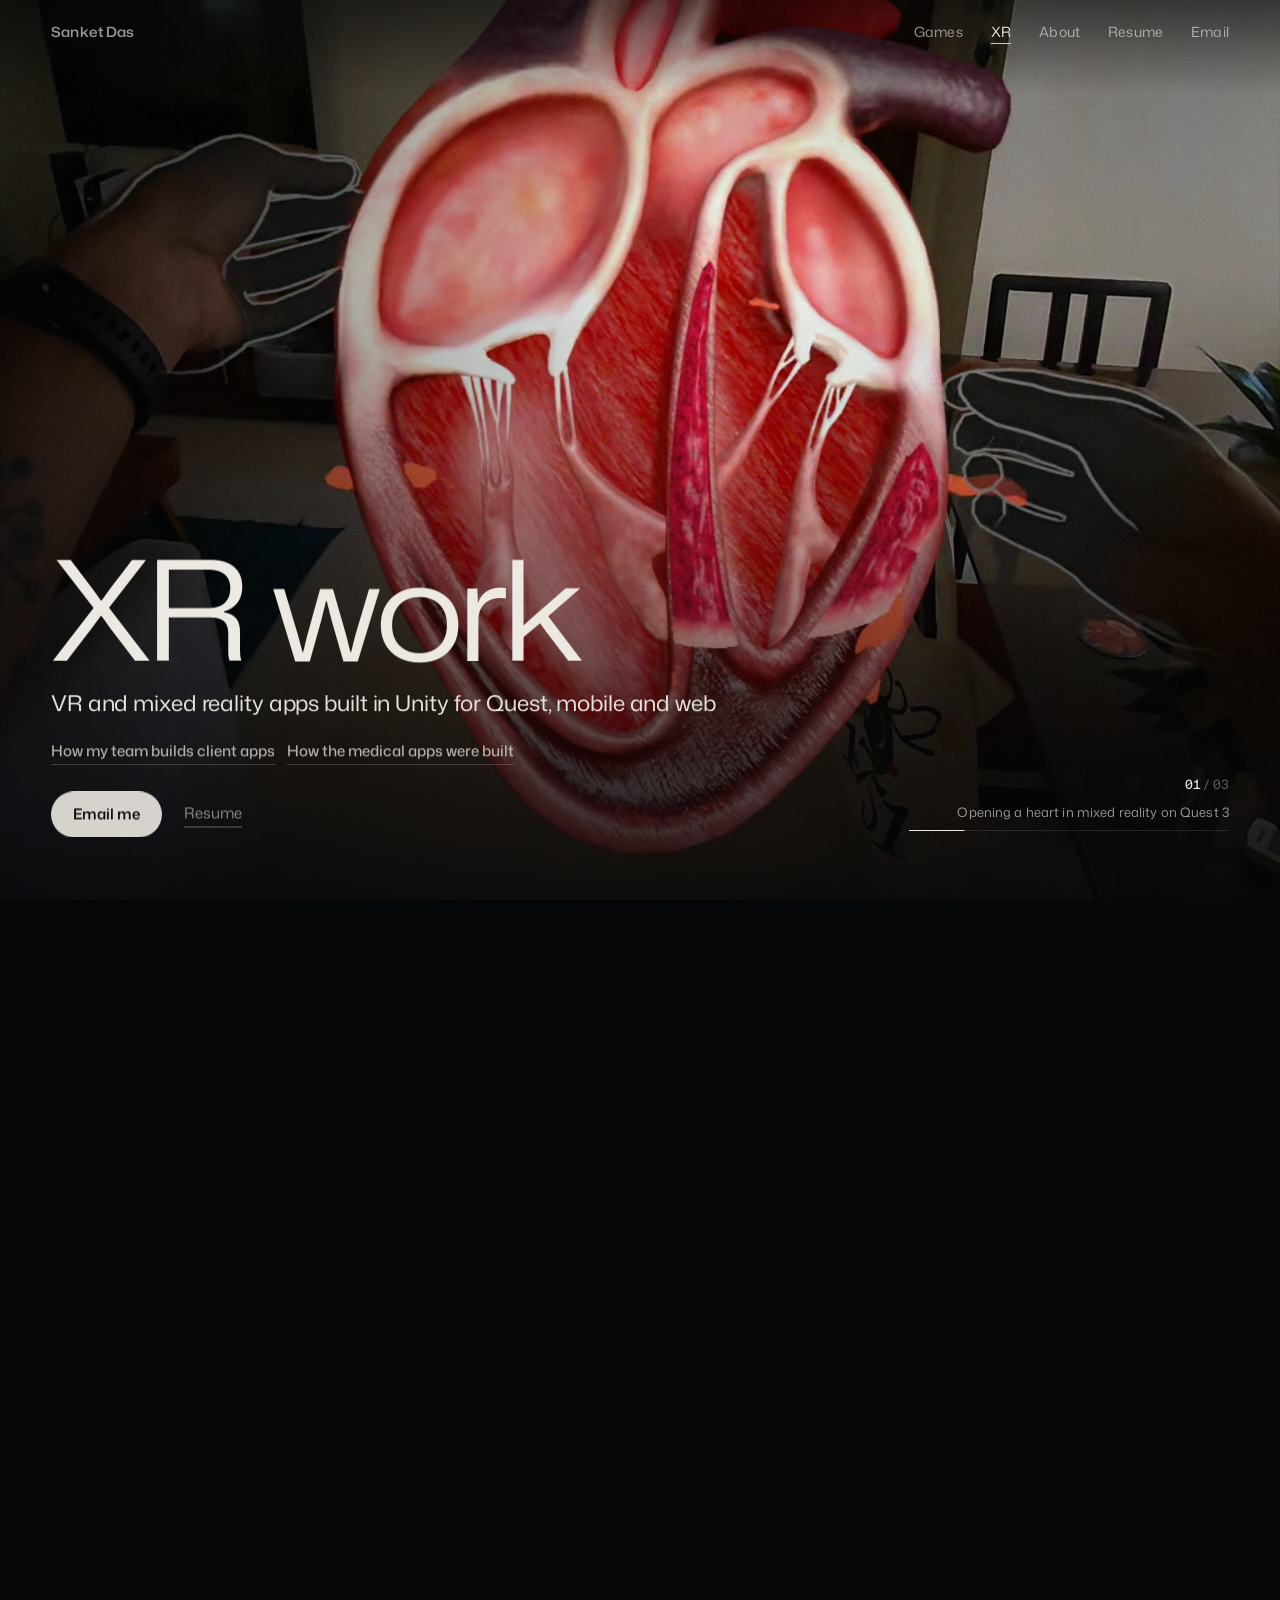
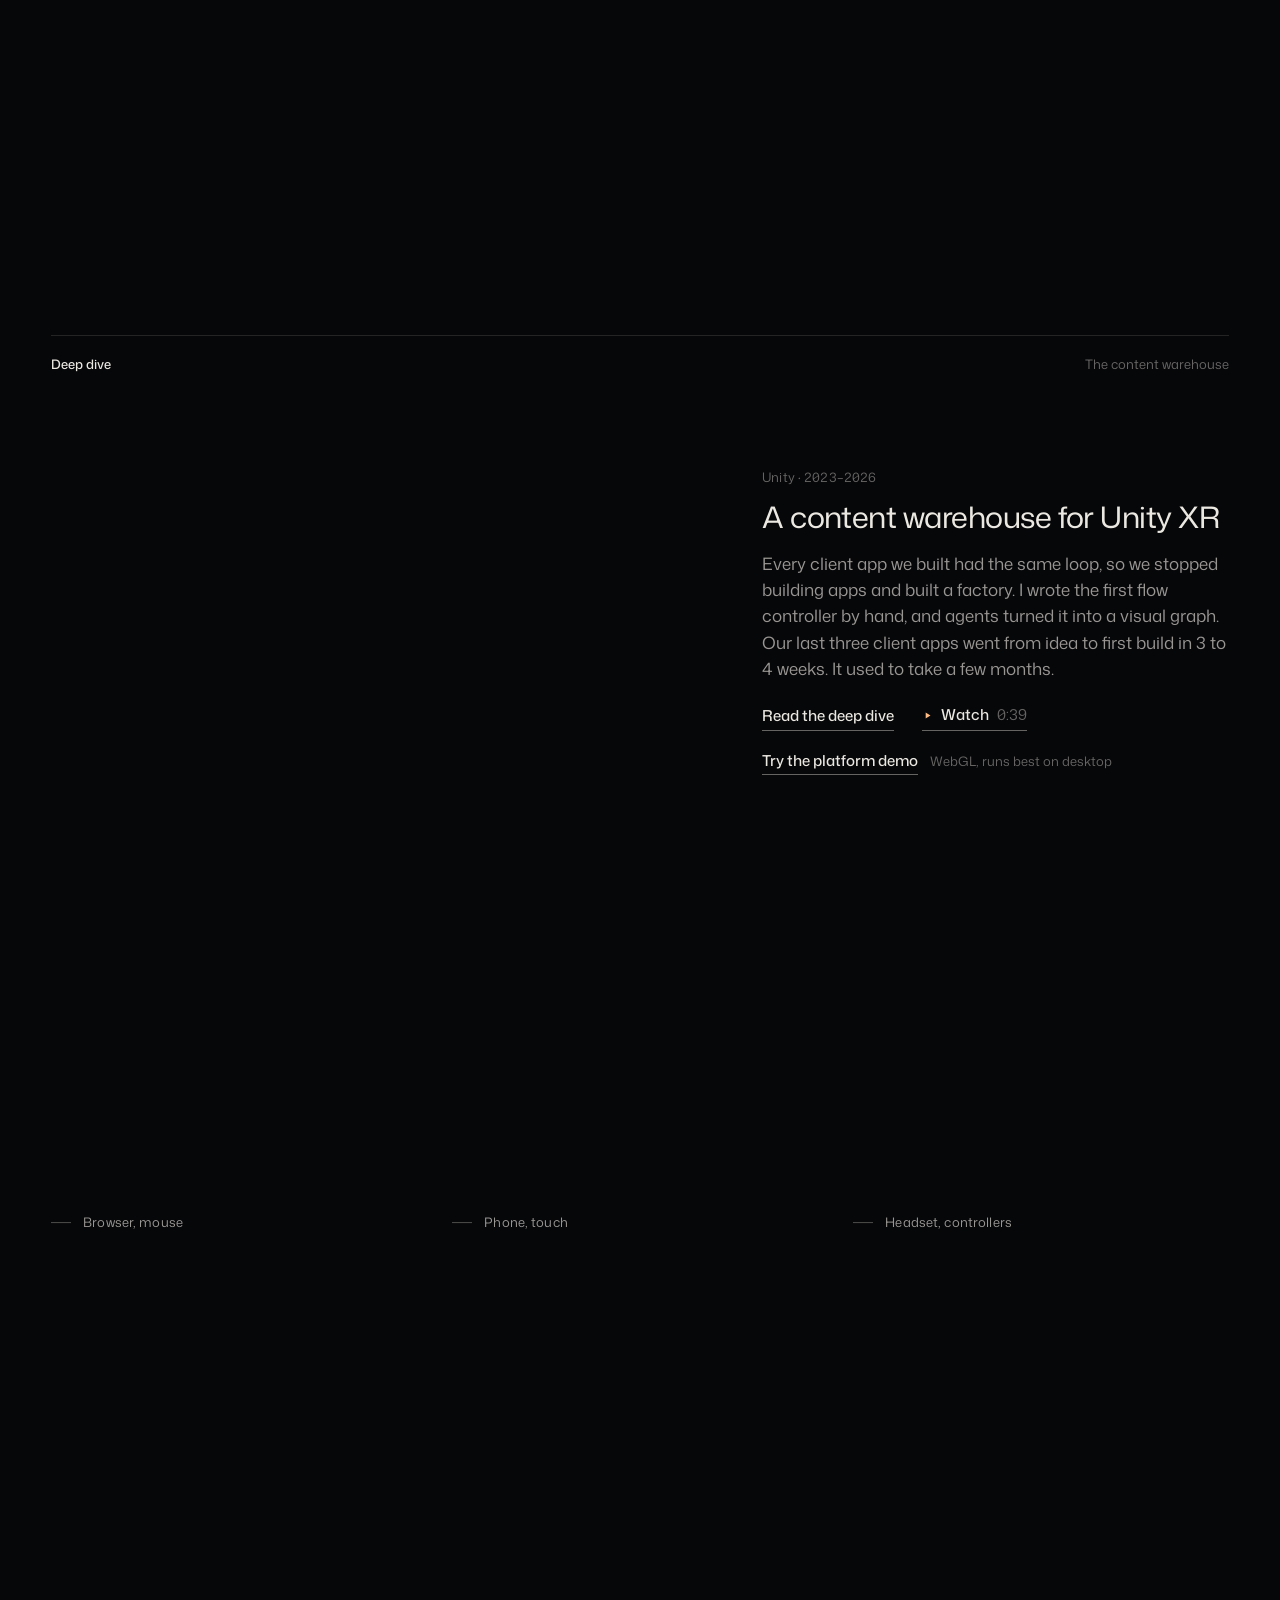
<file: xr/index.html>
<!doctype html>
<html lang="en" data-media="../media/" data-root="../">
<head>
<meta charset="utf-8">
<meta name="viewport" content="width=device-width, initial-scale=1">
<title>Sanket Das · XR</title>
<meta name="description" content="VR, mixed reality and WebGL apps by Sanket Das, lead Unity XR developer on healthcare client projects since 2023, and the content platform his team builds them on. Quest, iPhone, Android and the browser.">
<meta property="og:type" content="website">
<meta property="og:title" content="Sanket Das · XR">
<meta property="og:description" content="VR, mixed reality and WebGL apps by Sanket Das, lead Unity XR developer on healthcare client projects since 2023, and the content platform his team builds them on. Quest, iPhone, Android and the browser.">
<meta property="og:url" content="https://raptor2012.github.io/portfolio/xr/">
<meta property="og:image" content="https://raptor2012.github.io/portfolio/og.jpg">
<meta property="og:image:width" content="1200">
<meta property="og:image:height" content="630">
<meta name="twitter:card" content="summary_large_image">
<link rel="icon" href="data:image/svg+xml,%3Csvg xmlns='http://www.w3.org/2000/svg' viewBox='0 0 32 32'%3E%3Crect width='32' height='32' rx='4' fill='%23060709'/%3E%3Ctext x='16' y='21.5' font-family='Arial,sans-serif' font-size='14' letter-spacing='-.5' fill='%23ece8e2' text-anchor='middle'%3ESD%3C/text%3E%3C/svg%3E">
<link rel="preload" as="image" href="../media/amyloidosis/amy-hero-heart-section-poster.webp" fetchpriority="high">
<link rel="preload" as="font" type="font/woff2" href="../fonts/mona-sans.woff2" crossorigin>
<link rel="stylesheet" href="../style.css">
<script>(function(){var d=document.documentElement,rm=matchMedia('(prefers-reduced-motion: reduce)').matches;d.classList.add(rm?'rm':'js');if(/[?&]capture/.test(location.search))d.classList.add('cap');})();</script>
</head>
<body>
<a class="skip" href="#main">Skip to content</a>
<canvas id="gl" aria-hidden="true"></canvas>
<div id="vids" aria-hidden="true"></div>
<nav class="top" aria-label="Main">
  <a class="brand" href="../">Sanket Das</a>
  <ul>
    <li><a href="../games/">Games</a></li>
    <li><a href="../xr/" aria-current="page">XR</a></li>
    <li class="n-about"><a href="../#about">About</a></li>
    <li class="n-res"><a href="../resume/Sanket_Das_Resume.pdf">Resume</a></li>
    <li><a href="mailto:sanketdas@live.com">Email</a></li>
  </ul>
</nav>
<header class="hero hero--pin hero--sub" id="top">
  <div class="stage">
    <div class="screen screen--hero" id="hero-screen" data-reel="amyloidosis/amy-hero-heart-section|50% 50%|Opening a heart in mixed reality on Quest 3;amyloidosis/amy-hero-marrow-build|50% 50%|Bone marrow builds itself around the user;amyloidosis/amy-plasma-grab|50% 50%|Reaching for a plasma cell with a real hand">
      <img src="../media/amyloidosis/amy-hero-heart-section-poster.webp" width="1920" height="1080" alt="Mixed reality: real hands hold a heart that opens into its cross-section in a living room" fetchpriority="high" decoding="async" style="object-position:50% 50%">
    </div>
    <div class="scrim" aria-hidden="true"></div>
    <div class="hero-copy">
      <h1 class="name" data-name data-w="116" data-w-phone="100" data-squeeze="30">XR work</h1>
      <p class="lede">VR and mixed reality apps built in Unity for Quest, mobile and web</p>
      <p class="play" data-intro><a href="platform.html">How my team builds client apps</a><a href="healthcare.html">How the medical apps were built</a></p>
      <div class="actions">
        <a class="btn" href="mailto:sanketdas@live.com">Email me</a>
        <a class="link" href="../resume/Sanket_Das_Resume.pdf">Resume</a>
      </div>
    </div>
    <div class="slate" aria-hidden="true">
      <span class="slate-n"><b>01</b> / 03</span>
      <span class="slate-t">Opening a heart in mixed reality on Quest 3</span>
      <span class="slate-bar"><i></i></span>
    </div>
  </div>
</header>
<main id="main">

<section class="section" id="platform" aria-labelledby="pl-h">
  <div class="wrap">
    <div class="label"><h2 id="pl-h">Deep dive</h2><span>The content warehouse</span></div>
    <article class="case" aria-labelledby="cs-platform">
      <a class="case-screen" href="../xr/platform.html" tabindex="-1" aria-hidden="true"><div class="screen" data-still="../img/flow-graph-card.webp" data-pos="50% 50%" data-reflect=".14" style="--ar:900/506"><img src="../img/flow-graph-card.webp" width="900" height="506" alt="The flow graph editor with blocks for an instrument-handling task" loading="lazy" decoding="async" style="object-position:50% 50%"></div></a>
      <div class="case-copy" data-rise>
        <p class="meta">Unity · 2023–2026</p>
        <h3 id="cs-platform"><a href="../xr/platform.html">A content warehouse for Unity XR</a></h3>
        <p class="body">Every client app we built had the same loop, so we stopped building apps and built a factory. I wrote the first flow controller by hand, and agents turned it into a visual graph. Our last three client apps went from idea to first build in 3 to 4 weeks. It used to take a few months.</p>
        <p class="links"><a class="more" href="../xr/platform.html">Read the deep dive</a><button class="more open open--watch" type="button" data-open="p-platform" aria-haspopup="dialog"><svg class="w-ico" viewBox="0 0 24 24" aria-hidden="true"><path d="M8 5.5v13l10.5-6.5z"/></svg>Watch<span class="w-tot">0:39</span><span class="sr">: Content warehouse demo</span></button></p><p class="play"><a href="https://raptor2012.github.io/onxt-demo/" target="_blank" rel="noopener">Try the platform demo<span class="sr"> (opens in a new tab)</span></a><small>WebGL, runs best on desktop</small></p>
      </div>
    </article>
    <div class="strip" style="--n:3" data-rise>
      <figure><div class="screen" data-still="../img/task-web-full.webp" style="--ar:1399/964"><img src="../img/task-web-full.webp" width="1399" height="964" alt="The task in a desktop browser: a prompt reads Click it above a cube on a table" loading="lazy" decoding="async"></div><figcaption class="cap">Browser, mouse</figcaption></figure>
      <figure><div class="screen" data-still="../img/task-mobile-full.webp" style="--ar:1399/964"><img src="../img/task-mobile-full.webp" width="1399" height="964" alt="The same task on a phone: the prompt reads Tap it" loading="lazy" decoding="async"></div><figcaption class="cap">Phone, touch</figcaption></figure>
      <figure><div class="screen" data-still="../img/task-vr-full.webp" style="--ar:1399/964"><img src="../img/task-vr-full.webp" width="1399" height="964" alt="The same task in a headset: a controller ray points at the cube" loading="lazy" decoding="async"></div><figcaption class="cap">Headset, controllers</figcaption></figure>
    </div>
  </div>
</section>

<section class="section" id="healthcare" aria-labelledby="hc-h">
  <div class="wrap">
    <div class="label"><h2 id="hc-h">Deep dive</h2><span>Medical stories in VR</span></div>
    <article class="case" aria-labelledby="cs-healthcare">
      <a class="case-screen" href="../xr/healthcare.html" tabindex="-1" aria-hidden="true"><div class="screen" data-clip="neuromuscular/mg-complement" data-pos="50% 50%" data-reflect=".14" style="--ar:1920/1080"><img src="../media/neuromuscular/mg-complement-poster.webp" width="1920" height="1080" alt="VR: complement proteins split off and gather on a cell surface" loading="lazy" decoding="async" style="object-position:50% 50%"></div></a>
      <div class="case-copy" data-rise>
        <p class="meta">Unity and Unreal · 2022–2026</p>
        <h3 id="cs-healthcare"><a href="../xr/healthcare.html">Medical stories in VR</a></h3>
        <p class="body">Four apps where I was the only developer. A CAR-T story built in 8 months and rebuilt in 4 weeks, a myasthenia gravis ride we made comfortable in five tries, a booth app built in three weeks, and a first-aid crash that plays out differently every time.</p>
        <p class="links"><a class="more" href="../xr/healthcare.html">Read the deep dive</a><button class="more open open--watch" type="button" data-open="p-mg" aria-haspopup="dialog"><svg class="w-ico" viewBox="0 0 24 24" aria-hidden="true"><path d="M8 5.5v13l10.5-6.5z"/></svg>Watch<span class="w-tot">3:12</span><span class="sr">: Myasthenia gravis in VR</span></button></p>
      </div>
    </article>
    <div class="strip" style="--n:3" data-rise>
      <figure><div class="screen" data-still="../img/cart-moa.webp" style="--ar:1280/720"><img src="../img/cart-moa.webp" width="1280" height="720" alt="VR: a green path marked healthy and a red path marked unhealthy lead into a tissue room" loading="lazy" decoding="async"></div><figcaption class="cap">CAR-T: healthy and unhealthy paths</figcaption></figure>
      <figure><div class="screen" data-still="../img/mg-station-menu.webp" style="--ar:1280/720"><img src="../img/mg-station-menu.webp" width="1280" height="720" alt="VR: inside a wireframe body, a menu offers to move to the next level" loading="lazy" decoding="async"></div><figcaption class="cap">Myasthenia gravis: picking the next station</figcaption></figure>
      <figure><div class="screen" data-still="../img/amy-ghost-hands.webp" style="--ar:1280/720"><img src="../img/amy-ghost-hands.webp" width="1280" height="720" alt="Mixed reality: two magenta ghost hands animate beside a heart in a living room" loading="lazy" decoding="async"></div><figcaption class="cap">Amyloidosis: ghost hands show the grab</figcaption></figure>
    </div>
  </div>
</section>

<section class="section" aria-labelledby="f-h">
  <div class="wrap">
    <div class="label"><span>Featured project</span></div>
    <div class="feature">
      <div class="screen" data-clip="amyloidosis/amy-heart-deposits" data-pos="50% 50%" data-reflect=".16" data-glow="1" style="--ar:1920/1080"><img src="../media/amyloidosis/amy-heart-deposits-poster.webp" width="1920" height="1080" alt="Mixed reality: two highlighted virtual hands hold and turn a full heart in a real room" loading="lazy" decoding="async" style="object-position:50% 50%"></div>
      <div data-rise>
        <p class="meta">Quest 3 · mixed reality · hand tracking · 2026</p>
        <h2 class="display" id="f-h">Amyloidosis in mixed reality</h2>
        <p class="body">A 5 to 7 minute mixed-reality experience for doctors at a medical congress booth. I was the only developer: first build in 4 days, release in 3 weeks, locked at 72 fps on Quest 3.</p>
        <p class="meta">Shown at a medical congress booth · Footage on this site</p>
        <p class="links"><button class="more open open--watch" type="button" data-open="p-amyloidosis" aria-haspopup="dialog"><svg class="w-ico" viewBox="0 0 24 24" aria-hidden="true"><path d="M8 5.5v13l10.5-6.5z"/></svg>Watch<span class="w-tot">2:33</span><span class="sr">: Amyloidosis in mixed reality</span></button></p>
      </div>
    </div>
    <div class="strip" style="--n:3" data-rise>
      <figure><div class="screen" data-clip="amyloidosis/amy-antibodies" style="--ar:1920/1080"><img src="../media/amyloidosis/amy-antibodies-poster.webp" width="1920" height="1080" alt="Mixed reality: a plasma cell releases Y-shaped antibodies that drift through the marrow" loading="lazy" decoding="async"></div><figcaption class="cap">A plasma cell releases antibodies into the marrow</figcaption></figure>
      <figure><div class="screen" data-clip="amyloidosis/amy-cells-fibrils" style="--ar:1920/1080"><img src="../media/amyloidosis/amy-cells-fibrils-poster.webp" width="1920" height="1080" alt="Mixed reality: the user pulls a green plasma cell close with a real hand" loading="lazy" decoding="async"></div><figcaption class="cap">Pulling a plasma cell close with a real hand</figcaption></figure>
      <figure><div class="screen" data-clip="amyloidosis/amy-portal-room" style="--ar:1280/720"><img src="../media/amyloidosis/amy-portal-room-poster.webp" width="1280" height="720" alt="Mixed reality: a wireframe tunnel opens in a living room and its mouth turns red as it leads into the bloodstream" loading="lazy" decoding="async"></div><figcaption class="cap">A tunnel in the room leads into the bloodstream</figcaption></figure>
    </div>
  </div>
</section>

<section class="section" id="work" aria-labelledby="w-h">
  <div class="wrap">
    <div class="label"><h2 id="w-h">More projects</h2></div>
    <div class="tiles">
      <article class="tile">
        <div class="screen" data-clip="car-t/xr-tile-cart-vr" style="--ar:16/9"><img src="../media/car-t/xr-tile-cart-vr-poster.webp" width="1280" height="720" alt="VR on Quest: inside a red blood vessel, CAR-T cells hit diseased B cells, which turn yellow and burst apart" loading="lazy" decoding="async"></div>
        <h3>CAR-T cell therapy story in VR</h3>
        <p class="meta">Unity · Quest 3 · 2023–2026</p>
        <p class="body">My first client project. I built it alone in about 8 months in 2023. In 2026 I rebuilt it in 4 weeks with coding agents, and it became the first app on our new flow system. Each new disease now takes about 2 weeks.</p>
        <p class="meta">Client project, used by the hospital · Footage on this site</p>
        
        <button class="more open open--watch" type="button" data-open="p-cart" aria-haspopup="dialog"><svg class="w-ico" viewBox="0 0 24 24" aria-hidden="true"><path d="M8 5.5v13l10.5-6.5z"/></svg>Watch<span class="w-tot">1:43</span><span class="sr">: CAR-T cell therapy story in VR</span></button>
      </article>
      <article class="tile">
        <div class="screen" data-clip="xr-tiles/xr-tile-carT-web" style="--ar:16/9"><img src="../media/xr-tiles/xr-tile-carT-web-poster.webp" width="960" height="540" alt="Browser build: inside a blood vessel, CAR-T cells hit diseased B cells, which burst into yellow fragments" loading="lazy" decoding="async"></div>
        <h3>CAR-T cell therapy story, web build</h3>
        <p class="meta">WebGL · desktop and phone browsers · 2026</p>
        <p class="body">The same CAR-T story for people without a headset, built from the same project. The video shows CAR-T cells targeting diseased B cells.</p>
        <p class="meta">Playable in the browser</p>
        <p class="play"><a href="https://onliveline.github.io/CARSLE-WebGL-Test/" target="_blank" rel="noopener">Play the web build<span class="sr"> (opens in a new tab)</span></a><small>WebGL, runs best on desktop</small></p>
        <button class="more open open--watch" type="button" data-open="p-cartweb" aria-haspopup="dialog"><svg class="w-ico" viewBox="0 0 24 24" aria-hidden="true"><path d="M8 5.5v13l10.5-6.5z"/></svg>Watch the web build<span class="w-tot">0:24</span><span class="sr">: CAR-T cell therapy story, web build</span></button>
      </article>
      <article class="tile">
        <div class="screen" data-clip="neuromuscular/mg-body-entry" style="--ar:16/9"><img src="../media/neuromuscular/mg-body-entry-poster.webp" width="1920" height="1080" alt="VR: gliding along a path through a wireframe body toward a glowing portal in the ribcage" loading="lazy" decoding="async"></div>
        <h3>Myasthenia gravis in VR</h3>
        <p class="meta">Quest 3 · VR with body tracking · 2024–2026</p>
        <p class="body">A VR story about myasthenia gravis for doctors at medical congresses. You first live a morning as a patient, then ride a platform through the body. I was the only developer, in a team of five.</p>
        <p class="meta">Client project, shown at medical congresses · Footage on this site</p>
        
        <button class="more open open--watch" type="button" data-open="p-mg" aria-haspopup="dialog"><svg class="w-ico" viewBox="0 0 24 24" aria-hidden="true"><path d="M8 5.5v13l10.5-6.5z"/></svg>Watch<span class="w-tot">3:12</span><span class="sr">: Myasthenia gravis in VR</span></button>
      </article>
      <article class="tile">
        <div class="screen" data-clip="xr-tiles/xr-tile-first-aid-help" style="--ar:16/9"><img src="../media/xr-tiles/xr-tile-first-aid-help-poster.webp" width="1280" height="720" alt="VR training: a bystander kneels over an injured man lying at a roadside bus shelter" loading="lazy" decoding="async"></div>
        <h3>First aid in traffic</h3>
        <p class="meta">VR training · Unreal Engine 4 · Quest 2 · 2022–2023</p>
        <p class="body">My first paid VR job: a first-aid trainer where you witness a road accident and help the driver. I built it alone in Unreal Engine 4 Blueprints, and Weltenmacher now runs it as part of its VR training.</p>
        <p class="meta">Sold to Weltenmacher, used in its VR training · Footage on this site</p>
        <p class="play"><a href="https://weltenmacher.de/en/vr-first-aid-training/" target="_blank" rel="noopener">Weltenmacher’s VR first-aid training<span class="sr"> (opens in a new tab)</span></a></p>
        <button class="more open open--watch" type="button" data-open="p-firstaid" aria-haspopup="dialog"><svg class="w-ico" viewBox="0 0 24 24" aria-hidden="true"><path d="M8 5.5v13l10.5-6.5z"/></svg>Watch<span class="w-tot">1:21</span><span class="sr">: First aid in traffic</span></button>
      </article>
      <article class="tile">
        <div class="screen" data-clip="xr-tiles/xr-tile-booth-chair" style="--ar:16/9"><img src="../media/xr-tiles/xr-tile-booth-chair-poster.webp" width="1280" height="720" alt="Mixed reality: a chair in a blue bounding box stands on a virtual booth carpet, with a yellow rotation ring around it" loading="lazy" decoding="async"></div>
        <h3>Trade-fair booth planner in mixed reality</h3>
        <p class="meta">Quest · mixed reality · in development · 2026</p>
        <p class="body">A concept in development: plan a trade-fair booth in your own room by placing, moving and turning a carpet and animated exhibits.</p>
        <p class="meta">In development</p>
        
        <button class="more open open--watch" type="button" data-open="p-boothmr" aria-haspopup="dialog"><svg class="w-ico" viewBox="0 0 24 24" aria-hidden="true"><path d="M8 5.5v13l10.5-6.5z"/></svg>Watch<span class="w-tot">0:53</span><span class="sr">: Trade-fair booth planner in mixed reality</span></button>
      </article>
      <article class="tile" id="bone-eaters">
        <div class="screen" data-clip="argame/xr-tile-argame-slingshot" style="--ar:16/9"><img src="../media/argame/xr-tile-argame-slingshot-poster.webp" width="1280" height="720" alt="Bone Eaters: a wooden slingshot aimed across a cave of bone struts at yellow Bone Eater creatures, with a counter and a timer at the top" loading="lazy" decoding="async"></div>
        <h3>Bone Eaters</h3>
        <p class="meta">Unity 6 · iOS, Android and WebGL · 2025–2026</p>
        <p class="body">A university hospital game about bone health, and the first project of the junior developer I hired. The junior built most of it while I guided and pair-programmed. I set up the pipeline that delivers builds to both stores and directed a coding agent to port it to WebGL.</p>
        <p class="meta">Released on iOS and Android in 2025. Web version available.</p>
        <p class="play"><a href="https://apps.apple.com/de/app/bone-eaters/id6744760236" target="_blank" rel="noopener">App Store<span class="sr"> (opens in a new tab)</span></a> <span class="play-i"><span aria-hidden="true">·</span><a href="https://play.google.com/store/apps/details?id=de.onxt.BoneEaters" target="_blank" rel="noopener">Google Play<span class="sr"> (opens in a new tab)</span></a></span> <span class="play-i"><span aria-hidden="true">·</span><a href="https://onliveline.github.io/UKER_BoneEaters_WebGL_Build/" target="_blank" rel="noopener">Play the web version<span class="sr"> (opens in a new tab)</span></a></span></p>
        <button class="more open open--watch" type="button" data-open="p-argame" aria-haspopup="dialog"><svg class="w-ico" viewBox="0 0 24 24" aria-hidden="true"><path d="M8 5.5v13l10.5-6.5z"/></svg>Watch<span class="w-tot">1:13</span><span class="sr">: Bone Eaters</span></button>
      </article>
      <article class="tile tile--wide">
        <div class="screen" data-clip="xr-tiles/xr-tile-asset-library" data-pos="50% 45%" style="--ar:2.4/1"><img src="../media/xr-tiles/xr-tile-asset-library-poster.webp" width="1280" height="720" alt="Browser catalogue: a textured anatomical heart turns on a grid beside its size, triangle count and tags" loading="lazy" decoding="async" style="object-position:50% 45%"></div>
        <h3>Asset library</h3>
        <p class="meta">Browser and Unity · 2026</p>
        <p class="body">Artists and developers can find and preview 3D models from the company’s repositories in a browser or the Unity editor, instead of asking around for them.</p>
        
        
        <button class="more open open--watch" type="button" data-open="p-assetlib" aria-haspopup="dialog"><svg class="w-ico" viewBox="0 0 24 24" aria-hidden="true"><path d="M8 5.5v13l10.5-6.5z"/></svg>Watch<span class="w-tot">0:34</span><span class="sr">: Asset library</span></button>
      </article>
    </div>
  </div>
</section>

<section class="section" id="services" aria-labelledby="svc-h">
  <div class="wrap">
    <div class="head"><h2 class="display" id="svc-h" data-k>Work with me</h2></div>
    <div class="svc">
      <div data-rise>
        <p class="terms">I’m open to full-time roles and contracts.</p>
        <p class="terms">Tell me what you’re building and where you think I could help.</p>
        <a class="more" href="mailto:sanketdas@live.com">Email me</a>
      </div>
      <ul class="list" data-rise>
        <li><h3>Content pipelines and tools</h3><p>Shared Unity packages, a project template, flow graphs that agents can write, and a dialogue sheet clients approve in, so a small team can ship XR apps in weeks. <a href="../xr/platform.html">Read how my team’s platform works</a>.</p></li>
        <li><h3>Healthcare stories in XR</h3><p>Disease and therapy stories for doctors and patients on Quest and in the browser. Product managers and the client check the medicine. I make it work in the headset, including at a busy congress booth. <a href="healthcare.html">Read how four of them were built</a>.</p></li>
        <li><h3>Game design and gameplay systems</h3><p>Combat, enemy AI, abilities and the tools designers use to tune them, in Unity or Unreal Engine. <a href="../games/project-mind.html#showcase">See the VETAL 26 showcase level</a>.</p></li>
        <li><h3>XR features and prototypes</h3><p>Hand tracking, mixed reality, grab and teleport, from a concept document to a build on the headset.</p></li>
        <li><h3>Ports and platform moves</h3><p>Meta SDK to OpenXR and XR Interaction Toolkit, and one Unity project to Quest, iOS, Android and WebGL.</p></li>
        <li><h3>Performance and crashes</h3><p>Frame drops on Quest, out-of-memory crashes in iPhone Safari, builds that are too large to download.</p></li>
        <li><h3>AI characters and voice</h3><p>Characters that listen and talk back, with speech recognition, text-to-speech and a language model.</p></li>
      </ul>
    </div>
  </div>
</section>

<section class="section" id="tools" aria-labelledby="tools-h">
  <div class="wrap">
    <div class="head"><h2 class="display" id="tools-h" data-k>Personal tools</h2></div>
    <ul class="list" data-rise>
      <li><h3><a href="https://github.com/Raptor2012/maeve/releases" target="_blank" rel="noopener">Maeve<span class="sr"> (opens in a new tab)</span></a></h3><p>I run several coding agents a day and wanted to talk to them and hear them answer, without a cloud voice service. So I directed agents to add hold-to-talk dictation and a speaking orb to T3 Code. Speech runs locally on my GPU.</p></li>
      <li><h3><a href="https://github.com/Raptor2012/unity-favorites-bar" target="_blank" rel="noopener">unity-favorites-bar<span class="sr"> (opens in a new tab)</span></a></h3><p>A Unity editor package: hold Alt over the Project window for a favorites bar.</p></li>
      <li><h3>Fork &amp; Rep</h3><p>An Android app for logging calories and strength training, with an on-device assistant.</p></li>
    </ul>
  </div>
</section>
<section class="section" id="record" aria-labelledby="rec-h">
  <div class="wrap">
    <h2 class="sr" id="rec-h">Record</h2>
    <div class="record" data-rise>
      <div>
        <h3>Experience</h3>
        <ul>
          <li><span class="when">Jan 2025 to present · Remote</span><b>onVR</b>, Senior VR Developer (Freelance Contractor)
            <p>I lead a three-person Unity team that owns the content warehouse and all Unity work: VR, mixed reality, WebGL and mobile. I designed the flow controller and package architecture, and we build with coding agents. Our last three client apps went from idea to first client build in 3 to 4 weeks.</p>
            <p><a href="../xr/platform.html">How the content warehouse works</a></p>
          </li>
          <li><span class="when">May 2023 to Jan 2025</span><b>onliveline GmbH</b>, VR Developer
            <p>I shipped healthcare VR apps as the only Unity developer, including the first CAR-T story and the myasthenia gravis story.</p>
            <p><a href="../xr/healthcare.html">How those apps were built</a></p>
          </li>
          <li><span class="when">May 2022 to May 2023</span><b>Weltenmacher GmbH</b>, XR Developer, freelance
            <p>I built a VR first-aid trainer alone in Unreal Engine 4. It is now part of their VR training.</p>
          </li>
          <li><span class="when">Feb 2019 to Jan 2022</span><b>Self-employed</b>, game programmer and consultant</li>
          <li><span class="when">May to Aug 2017</span><b>SUTD Game Lab</b>, game design intern</li>
        </ul>
      </div>
      <div>
        <h3>Awards</h3>
        <ul>
          <li><b>Student Game of the Year</b>, Nasscom GDC 2016, for Proximity</li>
          <li><b>Best Student Game</b>, FICCI BAF 2017, for Tremor</li>
        </ul>
      </div>
      <div>
        <h3>Education</h3>
        <ul>
          <li><b>MA Games Enterprise</b>, University of South Wales, 2018</li>
          <li><b>Game Design and Project Management</b>, DSK Supinfogame Pune, with Rubika Valenciennes. Three years of the five-year programme, 180 ECTS, 2017</li>
        </ul>
      </div>
    </div>
  </div>
</section>

</main>

<footer class="contact contact--plain" id="contact">
  <div class="wrap">
    <h2 class="contact-h" data-rise>Email me about a role or a project</h2>
    <a class="mail" href="mailto:sanketdas@live.com"><span class="mail-t">sanketdas@live.com</span></a>
    <p class="body">Based in Pune, India. I work remotely and am open to full-time and contract roles.</p>
    <div class="foot">
      <ul>
        <li><a href="../resume/Sanket_Das_Resume.pdf">Resume</a></li>
        <li><a href="https://www.linkedin.com/in/sanket-das-929b11120/">LinkedIn</a></li>
        <li><a href="https://github.com/Raptor2012">GitHub</a></li>
        <li><a href="https://wa.me/918459328768">WhatsApp</a></li>
      </ul>
      <p>© 2026 Sanket Das</p>
    </div>
  </div>
</footer>
<div class="dialogs">
<dialog class="pd" id="p-platform" aria-labelledby="p-platform-t" data-lenis-prevent>
<div class="pd-in" data-watch>
<div class="pd-bar"><p class="meta">XR · content warehouse, deep dive</p><form method="dialog"><button class="pd-x" type="submit" aria-label="Close"><span class="pd-l" aria-hidden="true">Close</span><span class="pd-xi" aria-hidden="true"></span></button></form></div>
<figure class="pd-stage" style="--ar:1280/720">
<div class="w-stage pd-screen" data-reflect=".3" tabindex="0" role="group" aria-label="Video player. Space plays or pauses, the arrow keys skip 5 seconds, F is full screen">
<video class="w-video" playsinline muted preload="none" poster="../media/key-sections/ks-platform-b-poster.webp" aria-label="Guided onboarding"></video>
<div class="w-cc" aria-hidden="true"></div>
<button class="w-big" type="button" aria-label="Play"><svg viewBox="0 0 24 24" aria-hidden="true"><path d="M8 5.5v13l10.5-6.5z"/></svg></button>
<div class="w-bar">
<button class="w-btn w-play" type="button" aria-label="Play"><svg viewBox="0 0 24 24" aria-hidden="true"><path d="M8 5.5v13l10.5-6.5z"/></svg><svg viewBox="0 0 24 24" aria-hidden="true"><path d="M8 5h3v14H8zM13 5h3v14h-3z"/></svg></button>
<input class="w-seek" type="range" min="0" max="1000" step="1" value="0" aria-label="Position in the video" aria-valuetext="0:00 of 0:39">
<span class="w-time"><span class="w-cur">0:00</span> / <span class="w-len">0:39</span></span>
<button class="w-btn w-replay" type="button" aria-label="Replay from the start"><svg viewBox="0 0 24 24" aria-hidden="true" fill="none"><path d="M4.5 12a7.5 7.5 0 1 0 2.2-5.3M4.5 4.5v3.5H8"/></svg></button>
<button class="w-btn w-mute" type="button" aria-pressed="false" aria-label="Sound" hidden><svg viewBox="0 0 24 24" aria-hidden="true" fill="none"><path d="M4 9.5h3.5L12 6v12l-4.5-3.5H4zM16 9.5l5 5M21 9.5l-5 5"/></svg><svg viewBox="0 0 24 24" aria-hidden="true" fill="none"><path d="M4 9.5h3.5L12 6v12l-4.5-3.5H4zM15.5 9a4.5 4.5 0 0 1 0 6M18 6.5a8 8 0 0 1 0 11"/></svg></button>
<button class="w-btn w-ccb" type="button" aria-pressed="true" aria-label="Captions" hidden><svg viewBox="0 0 24 24" aria-hidden="true" fill="none"><rect x="3.5" y="6" width="17" height="12" rx="1.5"/><path d="M10.5 10.2a2.2 2.2 0 1 0 0 3.6M16.5 10.2a2.2 2.2 0 1 0 0 3.6"/></svg></button>
<button class="w-btn w-fs" type="button" aria-label="Full screen"><svg viewBox="0 0 24 24" aria-hidden="true" fill="none"><path d="M4 9V4h5M15 4h5v5M20 15v5h-5M9 20H4v-5"/></svg></button>
</div>
</div>
</figure>
<div class="pd-body">
<div class="pd-main"><h2 class="pd-title" id="p-platform-t" data-k data-w="112">Content warehouse demo</h2><p>A browser demo of the content warehouse: rooms, interactions and tools for building client XR apps faster.</p><p>This version, with shared branding, start and exit menus and standard visual and audio feedback for every interaction, was finished in November 2026. Client apps from April 2026 onward were built on earlier versions.</p><p class="play"><a href="https://raptor2012.github.io/onxt-demo/" target="_blank" rel="noopener">Try the platform demo<span class="sr"> (opens in a new tab)</span></a><small>WebGL, runs best on desktop</small></p><a class="more" href="../xr/platform.html">Read the deep dive</a></div>
<div class="w-list" aria-label="Key sections of Content warehouse demo" role="group">
<p class="meta">Key sections · 0:39 in total</p>
<ol><li><button class="w-sec" type="button" data-i="0" data-src="../media/key-sections/ks-platform-b" data-webm="" data-mobile="1" data-poster="../media/key-sections/ks-platform-b-poster.webp" data-dur="39.47" data-audio="" data-title="Guided onboarding" aria-current="true"><span class="w-n">01</span><span class="w-t">Guided onboarding</span><span class="w-d">0:39</span></button></li></ol>
</div>
</div>
<dl class="pd-facts"><div><dt>Role</dt><dd>Lead developer, from 2025</dd></div><div class="pd-wide"><dt>What I did</dt><dd><ul><li>Architecture and package design, built with coding agents</li><li>Hand-written flow controller, turned into a visual flow graph</li><li>Dialogue sheet and voice pipeline for client review</li></ul></dd></div><div><dt>Tech</dt><dd>Unity, Unity packages, OpenXR, XR Interaction Toolkit, GitHub Actions</dd></div><div><dt>Platforms</dt><dd>Meta Quest, Android, iOS, WebGL</dd></div><div><dt>Year</dt><dd>2025–2026</dd></div></dl>
<div class="pd-more"><figure><div class="screen" data-clip="xr-tiles/xr-tile-platform-guide" style="--ar:1280/720"><img src="../media/xr-tiles/xr-tile-platform-guide-poster.webp" width="1280" height="720" alt="Browser demo: a guide avatar in a lab coat waves inside a hexagonal glass dome" loading="lazy" decoding="async"></div><figcaption class="cap">The guide in the glass dome</figcaption></figure></div>
</div>
</dialog>
<dialog class="pd" id="p-mg" aria-labelledby="p-mg-t" data-lenis-prevent>
<div class="pd-in" data-watch>
<div class="pd-bar"><p class="meta">XR · client work</p><form method="dialog"><button class="pd-x" type="submit" aria-label="Close"><span class="pd-l" aria-hidden="true">Close</span><span class="pd-xi" aria-hidden="true"></span></button></form></div>
<figure class="pd-stage" style="--ar:1280/720">
<div class="w-stage pd-screen" data-reflect=".3" tabindex="0" role="group" aria-label="Video player. Space plays or pauses, the arrow keys skip 5 seconds, F is full screen">
<video class="w-video" playsinline muted preload="none" poster="../media/key-sections/ks-mg-entry-poster.webp" aria-label="Entering the body"></video>
<div class="w-cc" aria-hidden="true"></div>
<button class="w-big" type="button" aria-label="Play"><svg viewBox="0 0 24 24" aria-hidden="true"><path d="M8 5.5v13l10.5-6.5z"/></svg></button>
<div class="w-bar">
<button class="w-btn w-play" type="button" aria-label="Play"><svg viewBox="0 0 24 24" aria-hidden="true"><path d="M8 5.5v13l10.5-6.5z"/></svg><svg viewBox="0 0 24 24" aria-hidden="true"><path d="M8 5h3v14H8zM13 5h3v14h-3z"/></svg></button>
<input class="w-seek" type="range" min="0" max="1000" step="1" value="0" aria-label="Position in the video" aria-valuetext="0:00 of 0:30">
<span class="w-time"><span class="w-cur">0:00</span> / <span class="w-len">0:30</span></span>
<button class="w-btn w-replay" type="button" aria-label="Replay from the start"><svg viewBox="0 0 24 24" aria-hidden="true" fill="none"><path d="M4.5 12a7.5 7.5 0 1 0 2.2-5.3M4.5 4.5v3.5H8"/></svg></button>
<button class="w-btn w-mute" type="button" aria-pressed="false" aria-label="Sound" hidden><svg viewBox="0 0 24 24" aria-hidden="true" fill="none"><path d="M4 9.5h3.5L12 6v12l-4.5-3.5H4zM16 9.5l5 5M21 9.5l-5 5"/></svg><svg viewBox="0 0 24 24" aria-hidden="true" fill="none"><path d="M4 9.5h3.5L12 6v12l-4.5-3.5H4zM15.5 9a4.5 4.5 0 0 1 0 6M18 6.5a8 8 0 0 1 0 11"/></svg></button>
<button class="w-btn w-ccb" type="button" aria-pressed="true" aria-label="Captions" hidden><svg viewBox="0 0 24 24" aria-hidden="true" fill="none"><rect x="3.5" y="6" width="17" height="12" rx="1.5"/><path d="M10.5 10.2a2.2 2.2 0 1 0 0 3.6M16.5 10.2a2.2 2.2 0 1 0 0 3.6"/></svg></button>
<button class="w-btn w-fs" type="button" aria-label="Full screen"><svg viewBox="0 0 24 24" aria-hidden="true" fill="none"><path d="M4 9V4h5M15 4h5v5M20 15v5h-5M9 20H4v-5"/></svg></button>
</div>
</div>
</figure>
<div class="pd-body">
<div class="pd-main"><h2 class="pd-title" id="p-mg-t" data-k data-w="112">Myasthenia gravis in VR</h2><p>It starts in first person, as a patient. Body tracking shows your own body, one eye is slightly blurred, a phone rings and standing up is hard. Calls from colleagues, a mirror and a diary of bad days follow, then a call from the doctor takes you into the body.</p><p>Inside, a platform carries you along a path past nerve signals, the complement system, bone marrow, the thymus and a lymph node to the disease itself. A moving ride can make people sick, so we went through several fixes after playtests: a slower ride, a vignette, speed control, a closing pod and, in the end, short trips through portals. The journey stays big while the travel stays short.</p><p>The first full playthrough lasted 30 minutes. It is now about 20, starting with an onboarding and going straight into the body.</p><a class="more" href="../xr/healthcare.html#mg">Read the deep dive</a></div>
<div class="w-list" aria-label="Key sections of Myasthenia gravis in VR" role="group">
<p class="meta">Key sections · 3:12 in total</p>
<ol><li><button class="w-sec" type="button" data-i="0" data-src="../media/key-sections/ks-mg-entry" data-webm="" data-mobile="1" data-poster="../media/key-sections/ks-mg-entry-poster.webp" data-dur="29.97" data-audio="" data-title="Entering the body" aria-current="true"><span class="w-n">01</span><span class="w-t">Entering the body</span><span class="w-d">0:30</span></button></li><li><button class="w-sec" type="button" data-i="1" data-src="../media/key-sections/ks-mg-junction" data-webm="" data-mobile="1" data-poster="../media/key-sections/ks-mg-junction-poster.webp" data-dur="39.97" data-audio="" data-title="The neuromuscular junction"><span class="w-n">02</span><span class="w-t">The neuromuscular junction</span><span class="w-d">0:40</span></button></li><li><button class="w-sec" type="button" data-i="2" data-src="../media/key-sections/ks-mg-complement" data-webm="" data-mobile="1" data-poster="../media/key-sections/ks-mg-complement-poster.webp" data-dur="41.93" data-audio="" data-title="Complement cascade"><span class="w-n">03</span><span class="w-t">Complement cascade</span><span class="w-d">0:42</span></button></li><li><button class="w-sec" type="button" data-i="3" data-src="../media/key-sections/ks-mg-thymus" data-webm="" data-mobile="1" data-poster="../media/key-sections/ks-mg-thymus-poster.webp" data-dur="43.93" data-audio="" data-title="The thymus"><span class="w-n">04</span><span class="w-t">The thymus</span><span class="w-d">0:44</span></button></li><li><button class="w-sec" type="button" data-i="4" data-src="../media/key-sections/ks-mg-muscle" data-webm="" data-mobile="1" data-poster="../media/key-sections/ks-mg-muscle-poster.webp" data-dur="35.93" data-audio="" data-title="At the muscle"><span class="w-n">05</span><span class="w-t">At the muscle</span><span class="w-d">0:36</span></button></li></ol>
</div>
</div>
<dl class="pd-facts"><div><dt>Role</dt><dd>Only developer, with a project manager, a technical manager, a designer and a 3D artist</dd></div><div class="pd-wide"><dt>What I did</dt><dd><ul><li>The whole Unity project, from late 2024</li><li>The spline ride, stations and portal menus for picking the next station</li><li>Body tracking in the patient scenes, and a smartwatch menu for hand-tracking-only play</li><li>The UI, built from the designer’s Figma files</li></ul></dd></div><div><dt>Tech</dt><dd>Unity, Meta XR SDK, body tracking</dd></div><div><dt>Platforms</dt><dd>Meta Quest 3</dd></div><div><dt>Year</dt><dd>2024–2026</dd></div><div><dt>Status</dt><dd>Client project, shown at medical congresses · Footage on this site</dd></div></dl>
<div class="pd-more"><figure><div class="screen" data-clip="neuromuscular/mg-body-entry" style="--ar:1920/1080"><img src="../media/neuromuscular/mg-body-entry-poster.webp" width="1920" height="1080" alt="VR: gliding along a path through a wireframe body toward a glowing portal in the ribcage" loading="lazy" decoding="async"></div><figcaption class="cap">Riding into the body</figcaption></figure><figure><div class="screen" data-clip="neuromuscular/mg-nerve-terminal" style="--ar:1920/1080"><img src="../media/neuromuscular/mg-nerve-terminal-poster.webp" width="1920" height="1080" alt="VR: a glowing nerve ending above a muscle fibre releases vesicles" loading="lazy" decoding="async"></div><figcaption class="cap">A nerve signals the muscle</figcaption></figure><figure><div class="screen" data-clip="neuromuscular/mg-complement" style="--ar:1920/1080"><img src="../media/neuromuscular/mg-complement-poster.webp" width="1920" height="1080" alt="VR: complement proteins split off and gather on a cell surface" loading="lazy" decoding="async"></div><figcaption class="cap">Complement proteins on a cell</figcaption></figure></div>
</div>
</dialog>
<dialog class="pd" id="p-amyloidosis" aria-labelledby="p-amyloidosis-t" data-lenis-prevent>
<div class="pd-in" data-watch>
<div class="pd-bar"><p class="meta">XR · client work</p><form method="dialog"><button class="pd-x" type="submit" aria-label="Close"><span class="pd-l" aria-hidden="true">Close</span><span class="pd-xi" aria-hidden="true"></span></button></form></div>
<figure class="pd-stage" style="--ar:1280/720">
<div class="w-stage pd-screen" data-reflect=".3" tabindex="0" role="group" aria-label="Video player. Space plays or pauses, the arrow keys skip 5 seconds, F is full screen">
<video class="w-video" playsinline muted preload="none" poster="../media/key-sections/ks-amy-marrow-poster.webp" aria-label="Bone marrow"></video>
<div class="w-cc" aria-hidden="true"></div>
<button class="w-big" type="button" aria-label="Play"><svg viewBox="0 0 24 24" aria-hidden="true"><path d="M8 5.5v13l10.5-6.5z"/></svg></button>
<div class="w-bar">
<button class="w-btn w-play" type="button" aria-label="Play"><svg viewBox="0 0 24 24" aria-hidden="true"><path d="M8 5.5v13l10.5-6.5z"/></svg><svg viewBox="0 0 24 24" aria-hidden="true"><path d="M8 5h3v14H8zM13 5h3v14h-3z"/></svg></button>
<input class="w-seek" type="range" min="0" max="1000" step="1" value="0" aria-label="Position in the video" aria-valuetext="0:00 of 0:45">
<span class="w-time"><span class="w-cur">0:00</span> / <span class="w-len">0:45</span></span>
<button class="w-btn w-replay" type="button" aria-label="Replay from the start"><svg viewBox="0 0 24 24" aria-hidden="true" fill="none"><path d="M4.5 12a7.5 7.5 0 1 0 2.2-5.3M4.5 4.5v3.5H8"/></svg></button>
<button class="w-btn w-mute" type="button" aria-pressed="false" aria-label="Sound" hidden><svg viewBox="0 0 24 24" aria-hidden="true" fill="none"><path d="M4 9.5h3.5L12 6v12l-4.5-3.5H4zM16 9.5l5 5M21 9.5l-5 5"/></svg><svg viewBox="0 0 24 24" aria-hidden="true" fill="none"><path d="M4 9.5h3.5L12 6v12l-4.5-3.5H4zM15.5 9a4.5 4.5 0 0 1 0 6M18 6.5a8 8 0 0 1 0 11"/></svg></button>
<button class="w-btn w-ccb" type="button" aria-pressed="true" aria-label="Captions" hidden><svg viewBox="0 0 24 24" aria-hidden="true" fill="none"><rect x="3.5" y="6" width="17" height="12" rx="1.5"/><path d="M10.5 10.2a2.2 2.2 0 1 0 0 3.6M16.5 10.2a2.2 2.2 0 1 0 0 3.6"/></svg></button>
<button class="w-btn w-fs" type="button" aria-label="Full screen"><svg viewBox="0 0 24 24" aria-hidden="true" fill="none"><path d="M4 9V4h5M15 4h5v5M20 15v5h-5M9 20H4v-5"/></svg></button>
</div>
</div>
</figure>
<div class="pd-body">
<div class="pd-main"><h2 class="pd-title" id="p-amyloidosis-t" data-k data-w="112">Amyloidosis in mixed reality</h2><p>Visitors hold a heart in their own hands and watch it open into a cross-section, then follow plasma cells and protein fibrils to see how the disease develops. It ends in VR, inside a blood vessel.</p><p>At a busy booth, a new visitor picks up the headset every few minutes. The booth operator presses a floating restart button that recentres tracking, so the heart appears in the right place for each new person. A ghost hand shows what to grab or touch, and if nobody interacts for a minute, the story moves on by itself.</p><p>Of 19 visitors who gave feedback, 18 said they would like to try more experiences like it.</p><a class="more" href="../xr/healthcare.html#amyloidosis">Read the deep dive</a></div>
<div class="w-list" aria-label="Key sections of Amyloidosis in mixed reality" role="group">
<p class="meta">Key sections · 2:33 in total</p>
<ol><li><button class="w-sec" type="button" data-i="0" data-src="../media/key-sections/ks-amy-marrow" data-webm="" data-mobile="1" data-poster="../media/key-sections/ks-amy-marrow-poster.webp" data-dur="44.93" data-audio="" data-title="Bone marrow" aria-current="true"><span class="w-n">01</span><span class="w-t">Bone marrow</span><span class="w-d">0:45</span></button></li><li><button class="w-sec" type="button" data-i="1" data-src="../media/key-sections/ks-amy-cells" data-webm="" data-mobile="1" data-poster="../media/key-sections/ks-amy-cells-poster.webp" data-dur="22.97" data-audio="" data-title="Plasma cells"><span class="w-n">02</span><span class="w-t">Plasma cells</span><span class="w-d">0:23</span></button></li><li><button class="w-sec" type="button" data-i="2" data-src="../media/key-sections/ks-amy-heart" data-webm="" data-mobile="1" data-poster="../media/key-sections/ks-amy-heart-poster.webp" data-dur="44.93" data-audio="" data-title="Heart cross-section"><span class="w-n">03</span><span class="w-t">Heart cross-section</span><span class="w-d">0:45</span></button></li><li><button class="w-sec" type="button" data-i="3" data-src="../media/key-sections/ks-amy-bloodstream" data-webm="" data-mobile="1" data-poster="../media/key-sections/ks-amy-bloodstream-poster.webp" data-dur="39.97" data-audio="" data-title="Into the bloodstream"><span class="w-n">04</span><span class="w-t">Into the bloodstream</span><span class="w-d">0:40</span></button></li></ol>
</div>
</div>
<dl class="pd-facts"><div><dt>Role</dt><dd>Only developer, with one 3D artist and a project manager</dd></div><div class="pd-wide"><dt>What I did</dt><dd><ul><li>The flow, interactions, shaders, effects and animations</li><li>A dissolve between a whole heart and a cut heart, so the heart opens smoothly</li><li>Fibrils as GPU mesh particles after a cloud effect cost too much frame time</li><li>A mini-game where the fibrils in your hands catch unhealthy cells</li></ul></dd></div><div><dt>Tech</dt><dd>Unity, Quest 3 passthrough, Meta XR hands with the SDK’s standard two-handed grab, content warehouse flow and interactions. Shaders and effects made by directing a coding agent, with the fibril cloud and ghost hand made by hand</dd></div><div><dt>Platforms</dt><dd>Meta Quest 3, controller-free hand tracking</dd></div><div><dt>Year</dt><dd>2026</dd></div><div><dt>Status</dt><dd>Shown at a medical congress booth · Footage on this site</dd></div></dl>
<div class="pd-more"><figure><div class="screen" data-clip="amyloidosis/amy-hero-heart-section" style="--ar:1920/1080"><img src="../media/amyloidosis/amy-hero-heart-section-poster.webp" width="1920" height="1080" alt="Mixed reality: real hands hold a heart that opens into its cross-section in a living room" loading="lazy" decoding="async"></div><figcaption class="cap">The heart opens in your hands</figcaption></figure><figure><div class="screen" data-clip="amyloidosis/amy-antibodies" style="--ar:1920/1080"><img src="../media/amyloidosis/amy-antibodies-poster.webp" width="1920" height="1080" alt="Mixed reality: a plasma cell releases Y-shaped antibodies that drift through the marrow" loading="lazy" decoding="async"></div><figcaption class="cap">A plasma cell releases antibodies</figcaption></figure><figure><div class="screen" data-clip="amyloidosis/amy-portal-room" style="--ar:1280/720"><img src="../media/amyloidosis/amy-portal-room-poster.webp" width="1280" height="720" alt="Mixed reality: a wireframe tunnel opens in a living room and its mouth turns red as it leads into the bloodstream" loading="lazy" decoding="async"></div><figcaption class="cap">A tunnel into the bloodstream</figcaption></figure></div>
</div>
</dialog>
<dialog class="pd" id="p-cart" aria-labelledby="p-cart-t" data-lenis-prevent>
<div class="pd-in" data-watch>
<div class="pd-bar"><p class="meta">XR · client work, a university hospital</p><form method="dialog"><button class="pd-x" type="submit" aria-label="Close"><span class="pd-l" aria-hidden="true">Close</span><span class="pd-xi" aria-hidden="true"></span></button></form></div>
<figure class="pd-stage" style="--ar:1280/720">
<div class="w-stage pd-screen" data-reflect=".3" tabindex="0" role="group" aria-label="Video player. Space plays or pauses, the arrow keys skip 5 seconds, F is full screen">
<video class="w-video" playsinline muted preload="none" poster="../media/key-sections/ks-cart-vr-start-poster.webp" aria-label="Onboarding"></video>
<div class="w-cc" aria-hidden="true"></div>
<button class="w-big" type="button" aria-label="Play"><svg viewBox="0 0 24 24" aria-hidden="true"><path d="M8 5.5v13l10.5-6.5z"/></svg></button>
<div class="w-bar">
<button class="w-btn w-play" type="button" aria-label="Play"><svg viewBox="0 0 24 24" aria-hidden="true"><path d="M8 5.5v13l10.5-6.5z"/></svg><svg viewBox="0 0 24 24" aria-hidden="true"><path d="M8 5h3v14H8zM13 5h3v14h-3z"/></svg></button>
<input class="w-seek" type="range" min="0" max="1000" step="1" value="0" aria-label="Position in the video" aria-valuetext="0:00 of 0:15">
<span class="w-time"><span class="w-cur">0:00</span> / <span class="w-len">0:15</span></span>
<button class="w-btn w-replay" type="button" aria-label="Replay from the start"><svg viewBox="0 0 24 24" aria-hidden="true" fill="none"><path d="M4.5 12a7.5 7.5 0 1 0 2.2-5.3M4.5 4.5v3.5H8"/></svg></button>
<button class="w-btn w-mute" type="button" aria-pressed="false" aria-label="Sound" hidden><svg viewBox="0 0 24 24" aria-hidden="true" fill="none"><path d="M4 9.5h3.5L12 6v12l-4.5-3.5H4zM16 9.5l5 5M21 9.5l-5 5"/></svg><svg viewBox="0 0 24 24" aria-hidden="true" fill="none"><path d="M4 9.5h3.5L12 6v12l-4.5-3.5H4zM15.5 9a4.5 4.5 0 0 1 0 6M18 6.5a8 8 0 0 1 0 11"/></svg></button>
<button class="w-btn w-ccb" type="button" aria-pressed="true" aria-label="Captions" hidden><svg viewBox="0 0 24 24" aria-hidden="true" fill="none"><rect x="3.5" y="6" width="17" height="12" rx="1.5"/><path d="M10.5 10.2a2.2 2.2 0 1 0 0 3.6M16.5 10.2a2.2 2.2 0 1 0 0 3.6"/></svg></button>
<button class="w-btn w-fs" type="button" aria-label="Full screen"><svg viewBox="0 0 24 24" aria-hidden="true" fill="none"><path d="M4 9V4h5M15 4h5v5M20 15v5h-5M9 20H4v-5"/></svg></button>
</div>
</div>
</figure>
<div class="pd-body">
<div class="pd-main"><h2 class="pd-title" id="p-cart-t" data-k data-w="112">CAR-T cell therapy story in VR</h2><p>A VR story for patients and doctors at a university hospital about CAR-T cell therapy for lupus and, since 2026, polymyositis and systemic sclerosis. Each disease follows seven scenes, from the cell gateway and how the disease works to the CAR-T lab, the therapy in a blood vessel and recovery in the bone marrow.</p><p>Early tests shrank the player into the body, and people disliked it. Instead, the player puts on a suit, sees it on their own body when they look down, and steps through portals into abstract versions of the body.</p><p>In 2026 the app had to move from the Meta SDK to XR Interaction Toolkit. Migrating in place kept breaking every interaction, and I knew the content by heart, so I rebuilt it in a fresh project. While rebuilding, I wrote the flow controller by hand, and it became the base of the content warehouse.</p><a class="more" href="../xr/healthcare.html#cart">Read the deep dive</a></div>
<div class="w-list" aria-label="Key sections of CAR-T cell therapy story in VR" role="group">
<p class="meta">Key sections · 1:43 in total</p>
<ol><li><button class="w-sec" type="button" data-i="0" data-src="../media/key-sections/ks-cart-vr-start" data-webm="" data-mobile="1" data-poster="../media/key-sections/ks-cart-vr-start-poster.webp" data-dur="15.17" data-audio="" data-title="Onboarding" aria-current="true"><span class="w-n">01</span><span class="w-t">Onboarding</span><span class="w-d">0:15</span></button></li><li><button class="w-sec" type="button" data-i="1" data-src="../media/key-sections/ks-cart-vr-immune" data-webm="" data-mobile="1" data-poster="../media/key-sections/ks-cart-vr-immune-poster.webp" data-dur="39.17" data-audio="" data-title="Immune system"><span class="w-n">02</span><span class="w-t">Immune system</span><span class="w-d">0:39</span></button></li><li><button class="w-sec" type="button" data-i="2" data-src="../media/key-sections/ks-cart-vr-lab" data-webm="" data-mobile="1" data-poster="../media/key-sections/ks-cart-vr-lab-poster.webp" data-dur="30.83" data-audio="" data-title="The lab"><span class="w-n">03</span><span class="w-t">The lab</span><span class="w-d">0:31</span></button></li><li><button class="w-sec" type="button" data-i="3" data-src="../media/key-sections/ks-cart-vr-payoff" data-webm="" data-mobile="1" data-poster="../media/key-sections/ks-cart-vr-payoff-poster.webp" data-dur="17.73" data-audio="" data-title="CAR-T cells at work"><span class="w-n">04</span><span class="w-t">CAR-T cells at work</span><span class="w-d">0:18</span></button></li></ol>
</div>
</div>
<dl class="pd-facts"><div><dt>Role</dt><dd>Only developer in 2023, lead developer since</dd></div><div class="pd-wide"><dt>What I did</dt><dd><ul><li>2023 original on the Meta XR SDK, built solo</li><li>2026 rebuild on OpenXR and XR Interaction Toolkit, with a hand-written flow controller</li><li>Two new diseases in about a month: new characters, dialogue and rooms in four scenes, everything else shared</li><li>Lip sync for VR, web and Android, using visemes on the face blendshapes</li></ul></dd></div><div><dt>Tech</dt><dd>Unity, Meta XR SDK, then OpenXR, XR Interaction Toolkit, UniTask, flow graphs, sheet-based localization</dd></div><div><dt>Platforms</dt><dd>Quest 3, with a web version for desktop and phone browsers</dd></div><div><dt>Year</dt><dd>2023–2026</dd></div><div><dt>Status</dt><dd>Client project, used by the hospital · Footage on this site</dd></div></dl>
<div class="pd-more"><figure><div class="screen" data-clip="car-t/cart-vr-indication" style="--ar:1280/720"><img src="../media/car-t/cart-vr-indication-poster.webp" width="1280" height="720" alt="VR on Quest: a floating panel offers three indications, lupus, polymyositis and systemic sclerosis, beside the guide" loading="lazy" decoding="async"></div><figcaption class="cap">Choosing an indication</figcaption></figure><figure><div class="screen" data-clip="car-t/cart-vr-bacteria" style="--ar:1280/720"><img src="../media/car-t/cart-vr-bacteria-poster.webp" width="1280" height="720" alt="VR on Quest: the player holds a spiky green bacterium with the controller and an explanation card opens beside it" loading="lazy" decoding="async"></div><figcaption class="cap">A bacterium and its explanation card</figcaption></figure><figure><div class="screen" data-clip="car-t/cart-vr-lab" style="--ar:1280/720"><img src="../media/car-t/cart-vr-lab-poster.webp" width="1280" height="720" alt="VR on Quest: in a lab, the player grabs a red blood cell and an antibody next to a CAR-T manufacturing machine" loading="lazy" decoding="async"></div><figcaption class="cap">Making CAR-T cells in the lab</figcaption></figure></div>
</div>
</dialog>
<dialog class="pd" id="p-cartweb" aria-labelledby="p-cartweb-t" data-lenis-prevent>
<div class="pd-in" data-watch>
<div class="pd-bar"><p class="meta">XR · client work, a university hospital</p><form method="dialog"><button class="pd-x" type="submit" aria-label="Close"><span class="pd-l" aria-hidden="true">Close</span><span class="pd-xi" aria-hidden="true"></span></button></form></div>
<figure class="pd-stage" style="--ar:1280/720">
<div class="w-stage pd-screen" data-reflect=".3" tabindex="0" role="group" aria-label="Video player. Space plays or pauses, the arrow keys skip 5 seconds, F is full screen">
<video class="w-video" playsinline muted preload="none" poster="../media/key-sections/ks-cart-web-poster.webp" aria-label="Targeting B cells"></video>
<div class="w-cc" aria-hidden="true"></div>
<button class="w-big" type="button" aria-label="Play"><svg viewBox="0 0 24 24" aria-hidden="true"><path d="M8 5.5v13l10.5-6.5z"/></svg></button>
<div class="w-bar">
<button class="w-btn w-play" type="button" aria-label="Play"><svg viewBox="0 0 24 24" aria-hidden="true"><path d="M8 5.5v13l10.5-6.5z"/></svg><svg viewBox="0 0 24 24" aria-hidden="true"><path d="M8 5h3v14H8zM13 5h3v14h-3z"/></svg></button>
<input class="w-seek" type="range" min="0" max="1000" step="1" value="0" aria-label="Position in the video" aria-valuetext="0:00 of 0:24">
<span class="w-time"><span class="w-cur">0:00</span> / <span class="w-len">0:24</span></span>
<button class="w-btn w-replay" type="button" aria-label="Replay from the start"><svg viewBox="0 0 24 24" aria-hidden="true" fill="none"><path d="M4.5 12a7.5 7.5 0 1 0 2.2-5.3M4.5 4.5v3.5H8"/></svg></button>
<button class="w-btn w-mute" type="button" aria-pressed="false" aria-label="Sound" hidden><svg viewBox="0 0 24 24" aria-hidden="true" fill="none"><path d="M4 9.5h3.5L12 6v12l-4.5-3.5H4zM16 9.5l5 5M21 9.5l-5 5"/></svg><svg viewBox="0 0 24 24" aria-hidden="true" fill="none"><path d="M4 9.5h3.5L12 6v12l-4.5-3.5H4zM15.5 9a4.5 4.5 0 0 1 0 6M18 6.5a8 8 0 0 1 0 11"/></svg></button>
<button class="w-btn w-ccb" type="button" aria-pressed="true" aria-label="Captions" hidden><svg viewBox="0 0 24 24" aria-hidden="true" fill="none"><rect x="3.5" y="6" width="17" height="12" rx="1.5"/><path d="M10.5 10.2a2.2 2.2 0 1 0 0 3.6M16.5 10.2a2.2 2.2 0 1 0 0 3.6"/></svg></button>
<button class="w-btn w-fs" type="button" aria-label="Full screen"><svg viewBox="0 0 24 24" aria-hidden="true" fill="none"><path d="M4 9V4h5M15 4h5v5M20 15v5h-5M9 20H4v-5"/></svg></button>
</div>
</div>
</figure>
<div class="pd-body">
<div class="pd-main"><h2 class="pd-title" id="p-cartweb-t" data-k data-w="112">CAR-T cell therapy story, web build</h2><p>A WebGL version of the CAR-T cell therapy story for desktop and phone browsers, built from the same content warehouse project as the VR app. Lip sync runs through a WebGL plugin that drives the same visemes as the VR version.</p><p class="play"><a href="https://onliveline.github.io/CARSLE-WebGL-Test/" target="_blank" rel="noopener">Play the web build<span class="sr"> (opens in a new tab)</span></a><small>WebGL, runs best on desktop</small></p></div>
<div class="w-list" aria-label="Key sections of CAR-T cell therapy story, web build" role="group">
<p class="meta">Key sections · 0:24 in total</p>
<ol><li><button class="w-sec" type="button" data-i="0" data-src="../media/key-sections/ks-cart-web" data-webm="" data-mobile="1" data-poster="../media/key-sections/ks-cart-web-poster.webp" data-dur="23.84" data-audio="" data-title="Targeting B cells" aria-current="true"><span class="w-n">01</span><span class="w-t">Targeting B cells</span><span class="w-d">0:24</span></button></li></ol>
</div>
</div>
<dl class="pd-facts"><div><dt>Role</dt><dd>Lead developer</dd></div><div><dt>Tech</dt><dd>Unity WebGL</dd></div><div><dt>Platforms</dt><dd>Desktop and phone browsers</dd></div><div><dt>Year</dt><dd>2026</dd></div><div><dt>Status</dt><dd>Playable in the browser</dd></div></dl>
<div class="pd-more"><figure><div class="screen" data-clip="xr-tiles/xr-tile-carT-web" style="--ar:960/540"><img src="../media/xr-tiles/xr-tile-carT-web-poster.webp" width="960" height="540" alt="Browser build: inside a blood vessel, CAR-T cells hit diseased B cells, which burst into yellow fragments" loading="lazy" decoding="async"></div><figcaption class="cap">CAR-T cells hit diseased B cells</figcaption></figure></div>
</div>
</dialog>
<dialog class="pd" id="p-firstaid" aria-labelledby="p-firstaid-t" data-lenis-prevent>
<div class="pd-in" data-watch>
<div class="pd-bar"><p class="meta">XR · freelance client work</p><form method="dialog"><button class="pd-x" type="submit" aria-label="Close"><span class="pd-l" aria-hidden="true">Close</span><span class="pd-xi" aria-hidden="true"></span></button></form></div>
<figure class="pd-stage" style="--ar:720/720">
<div class="w-stage pd-screen" data-reflect=".3" tabindex="0" role="group" aria-label="Video player. Space plays or pauses, the arrow keys skip 5 seconds, F is full screen">
<video class="w-video" playsinline muted preload="none" poster="../media/key-sections/ks-first-aid-crash-watchposter.webp" aria-label="Crash scene"></video>
<div class="w-cc" aria-hidden="true"></div>
<button class="w-big" type="button" aria-label="Play"><svg viewBox="0 0 24 24" aria-hidden="true"><path d="M8 5.5v13l10.5-6.5z"/></svg></button>
<div class="w-bar">
<button class="w-btn w-play" type="button" aria-label="Play"><svg viewBox="0 0 24 24" aria-hidden="true"><path d="M8 5.5v13l10.5-6.5z"/></svg><svg viewBox="0 0 24 24" aria-hidden="true"><path d="M8 5h3v14H8zM13 5h3v14h-3z"/></svg></button>
<input class="w-seek" type="range" min="0" max="1000" step="1" value="0" aria-label="Position in the video" aria-valuetext="0:00 of 0:42">
<span class="w-time"><span class="w-cur">0:00</span> / <span class="w-len">0:42</span></span>
<button class="w-btn w-replay" type="button" aria-label="Replay from the start"><svg viewBox="0 0 24 24" aria-hidden="true" fill="none"><path d="M4.5 12a7.5 7.5 0 1 0 2.2-5.3M4.5 4.5v3.5H8"/></svg></button>
<button class="w-btn w-mute" type="button" aria-pressed="false" aria-label="Sound" hidden><svg viewBox="0 0 24 24" aria-hidden="true" fill="none"><path d="M4 9.5h3.5L12 6v12l-4.5-3.5H4zM16 9.5l5 5M21 9.5l-5 5"/></svg><svg viewBox="0 0 24 24" aria-hidden="true" fill="none"><path d="M4 9.5h3.5L12 6v12l-4.5-3.5H4zM15.5 9a4.5 4.5 0 0 1 0 6M18 6.5a8 8 0 0 1 0 11"/></svg></button>
<button class="w-btn w-ccb" type="button" aria-pressed="true" aria-label="Captions" hidden><svg viewBox="0 0 24 24" aria-hidden="true" fill="none"><rect x="3.5" y="6" width="17" height="12" rx="1.5"/><path d="M10.5 10.2a2.2 2.2 0 1 0 0 3.6M16.5 10.2a2.2 2.2 0 1 0 0 3.6"/></svg></button>
<button class="w-btn w-fs" type="button" aria-label="Full screen"><svg viewBox="0 0 24 24" aria-hidden="true" fill="none"><path d="M4 9V4h5M15 4h5v5M20 15v5h-5M9 20H4v-5"/></svg></button>
</div>
</div>
</figure>
<div class="pd-body">
<div class="pd-main"><h2 class="pd-title" id="p-firstaid-t" data-k data-w="112">First aid in traffic</h2><p>You drive a car in VR and witness a crash. You pull over on the safe side, set up the warning triangle and open the crashed car’s door to wake the driver. What happens next is random: the driver may be fine, may be hurt and need first aid, or may be unconscious, so you carry them out and start CPR. CPR can end with the driver waking in pain, and you put them in the recovery position, or not waking, and you call for an ambulance.</p><p>A board floating to your left shows the current step, while dialogue and highlighted objects guide you. An early version had a car hit trainees who got out on the wrong side. It made the training too hard for some people, so it was removed.</p><p class="play"><a href="https://weltenmacher.de/en/vr-first-aid-training/" target="_blank" rel="noopener">Weltenmacher’s VR first-aid training<span class="sr"> (opens in a new tab)</span></a></p><a class="more" href="../xr/healthcare.html#firstaid">Read the deep dive</a></div>
<div class="w-list" aria-label="Key sections of First aid in traffic" role="group">
<p class="meta">Key sections · 1:21 in total</p>
<ol><li><button class="w-sec" type="button" data-i="0" data-src="../media/key-sections/ks-first-aid-crash" data-webm="" data-mobile="1" data-poster="../media/key-sections/ks-first-aid-crash-watchposter.webp" data-dur="41.93" data-audio="" data-title="Crash scene" aria-current="true"><span class="w-n">01</span><span class="w-t">Crash scene</span><span class="w-d">0:42</span></button></li><li><button class="w-sec" type="button" data-i="1" data-src="../media/key-sections/ks-first-aid-help" data-webm="" data-mobile="1" data-poster="../media/key-sections/ks-first-aid-help-poster.webp" data-dur="39.33" data-audio="" data-title="Calling for help"><span class="w-n">02</span><span class="w-t">Calling for help</span><span class="w-d">0:39</span></button></li></ol>
</div>
</div>
<dl class="pd-facts"><div><dt>Role</dt><dd>Only developer, with a 3D artist for the scene and cars</dd></div><div class="pd-wide"><dt>What I did</dt><dd><ul><li>The whole app in Blueprints, using what I learned on VETAL 26</li><li>Branching scenarios with randomized outcomes, CPR and first-aid animations</li><li>The crash, recorded by driving the cars in Unreal, and traffic with road behaviour</li><li>NPCs built from Mixamo characters, with controller tracking and hand models</li></ul></dd></div><div><dt>Tech</dt><dd>Unreal Engine 4.27, OpenXR, Blueprints</dd></div><div><dt>Platforms</dt><dd>Meta Quest 2</dd></div><div><dt>Year</dt><dd>2022–2023</dd></div><div><dt>Status</dt><dd>Sold to Weltenmacher, used in its VR training · Footage on this site</dd></div></dl>
<div class="pd-more"><figure><div class="screen" data-clip="xr-tiles/xr-tile-first-aid-help" style="--ar:1280/720"><img src="../media/xr-tiles/xr-tile-first-aid-help-poster.webp" width="1280" height="720" alt="VR training: a bystander kneels over an injured man lying at a roadside bus shelter" loading="lazy" decoding="async"></div><figcaption class="cap">A bystander helps the injured driver</figcaption></figure></div>
</div>
</dialog>
<dialog class="pd" id="p-boothmr" aria-labelledby="p-boothmr-t" data-lenis-prevent>
<div class="pd-in" data-watch>
<div class="pd-bar"><p class="meta">XR · client work</p><form method="dialog"><button class="pd-x" type="submit" aria-label="Close"><span class="pd-l" aria-hidden="true">Close</span><span class="pd-xi" aria-hidden="true"></span></button></form></div>
<figure class="pd-stage" style="--ar:720/720">
<div class="w-stage pd-screen" data-reflect=".3" tabindex="0" role="group" aria-label="Video player. Space plays or pauses, the arrow keys skip 5 seconds, F is full screen">
<video class="w-video" playsinline muted preload="none" poster="../media/key-sections/ks-congress-place-poster.webp" aria-label="Placing objects"></video>
<div class="w-cc" aria-hidden="true"></div>
<button class="w-big" type="button" aria-label="Play"><svg viewBox="0 0 24 24" aria-hidden="true"><path d="M8 5.5v13l10.5-6.5z"/></svg></button>
<div class="w-bar">
<button class="w-btn w-play" type="button" aria-label="Play"><svg viewBox="0 0 24 24" aria-hidden="true"><path d="M8 5.5v13l10.5-6.5z"/></svg><svg viewBox="0 0 24 24" aria-hidden="true"><path d="M8 5h3v14H8zM13 5h3v14h-3z"/></svg></button>
<input class="w-seek" type="range" min="0" max="1000" step="1" value="0" aria-label="Position in the video" aria-valuetext="0:00 of 0:38">
<span class="w-time"><span class="w-cur">0:00</span> / <span class="w-len">0:38</span></span>
<button class="w-btn w-replay" type="button" aria-label="Replay from the start"><svg viewBox="0 0 24 24" aria-hidden="true" fill="none"><path d="M4.5 12a7.5 7.5 0 1 0 2.2-5.3M4.5 4.5v3.5H8"/></svg></button>
<button class="w-btn w-mute" type="button" aria-pressed="false" aria-label="Sound" hidden><svg viewBox="0 0 24 24" aria-hidden="true" fill="none"><path d="M4 9.5h3.5L12 6v12l-4.5-3.5H4zM16 9.5l5 5M21 9.5l-5 5"/></svg><svg viewBox="0 0 24 24" aria-hidden="true" fill="none"><path d="M4 9.5h3.5L12 6v12l-4.5-3.5H4zM15.5 9a4.5 4.5 0 0 1 0 6M18 6.5a8 8 0 0 1 0 11"/></svg></button>
<button class="w-btn w-ccb" type="button" aria-pressed="true" aria-label="Captions" hidden><svg viewBox="0 0 24 24" aria-hidden="true" fill="none"><rect x="3.5" y="6" width="17" height="12" rx="1.5"/><path d="M10.5 10.2a2.2 2.2 0 1 0 0 3.6M16.5 10.2a2.2 2.2 0 1 0 0 3.6"/></svg></button>
<button class="w-btn w-fs" type="button" aria-label="Full screen"><svg viewBox="0 0 24 24" aria-hidden="true" fill="none"><path d="M4 9V4h5M15 4h5v5M20 15v5h-5M9 20H4v-5"/></svg></button>
</div>
</div>
</figure>
<div class="pd-body">
<div class="pd-main"><h2 class="pd-title" id="p-boothmr-t" data-k data-w="112">Trade-fair booth planner in mixed reality</h2><p>A mixed-reality concept for planning a trade-fair booth in your own room, with a smartwatch menu. A product manager owns the product decisions, and I lead development.</p></div>
<div class="w-list" aria-label="Key sections of Trade-fair booth planner in mixed reality" role="group">
<p class="meta">Key sections · 0:53 in total</p>
<ol><li><button class="w-sec" type="button" data-i="0" data-src="../media/key-sections/ks-congress-place" data-webm="" data-mobile="1" data-poster="../media/key-sections/ks-congress-place-poster.webp" data-dur="37.93" data-audio="" data-title="Placing objects" aria-current="true"><span class="w-n">01</span><span class="w-t">Placing objects</span><span class="w-d">0:38</span></button></li><li><button class="w-sec" type="button" data-i="1" data-src="../media/key-sections/ks-congress-scene" data-webm="" data-mobile="1" data-poster="../media/key-sections/ks-congress-scene-poster.webp" data-dur="15.47" data-audio="" data-title="Building a scene"><span class="w-n">02</span><span class="w-t">Building a scene</span><span class="w-d">0:15</span></button></li></ol>
</div>
</div>
<dl class="pd-facts"><div><dt>Role</dt><dd>Lead developer</dd></div><div><dt>Tech</dt><dd>Unity, passthrough</dd></div><div><dt>Platforms</dt><dd>Meta Quest</dd></div><div><dt>Year</dt><dd>2026</dd></div><div><dt>Status</dt><dd>In development</dd></div></dl>
<div class="pd-more"><figure><div class="screen" data-clip="xr-tiles/xr-tile-booth-chair" style="--ar:1280/720"><img src="../media/xr-tiles/xr-tile-booth-chair-poster.webp" width="1280" height="720" alt="Mixed reality: a chair in a blue bounding box stands on a virtual booth carpet, with a yellow rotation ring around it" loading="lazy" decoding="async"></div><figcaption class="cap">Rotating a chair on the carpet</figcaption></figure></div>
</div>
</dialog>
<dialog class="pd" id="p-argame" aria-labelledby="p-argame-t" data-lenis-prevent>
<div class="pd-in" data-watch>
<div class="pd-bar"><p class="meta">Mobile game · client work, a university hospital</p><form method="dialog"><button class="pd-x" type="submit" aria-label="Close"><span class="pd-l" aria-hidden="true">Close</span><span class="pd-xi" aria-hidden="true"></span></button></form></div>
<figure class="pd-stage" style="--ar:1280/720">
<div class="w-stage pd-screen" data-reflect=".3" tabindex="0" role="group" aria-label="Video player. Space plays or pauses, the arrow keys skip 5 seconds, F is full screen">
<video class="w-video" playsinline muted preload="none" poster="../media/argame/ks-argame-slingshot-watchposter.webp" aria-label="Slingshot"></video>
<div class="w-cc" aria-hidden="true"></div>
<button class="w-big" type="button" aria-label="Play"><svg viewBox="0 0 24 24" aria-hidden="true"><path d="M8 5.5v13l10.5-6.5z"/></svg></button>
<div class="w-bar">
<button class="w-btn w-play" type="button" aria-label="Play"><svg viewBox="0 0 24 24" aria-hidden="true"><path d="M8 5.5v13l10.5-6.5z"/></svg><svg viewBox="0 0 24 24" aria-hidden="true"><path d="M8 5h3v14H8zM13 5h3v14h-3z"/></svg></button>
<input class="w-seek" type="range" min="0" max="1000" step="1" value="0" aria-label="Position in the video" aria-valuetext="0:00 of 0:25">
<span class="w-time"><span class="w-cur">0:00</span> / <span class="w-len">0:25</span></span>
<button class="w-btn w-replay" type="button" aria-label="Replay from the start"><svg viewBox="0 0 24 24" aria-hidden="true" fill="none"><path d="M4.5 12a7.5 7.5 0 1 0 2.2-5.3M4.5 4.5v3.5H8"/></svg></button>
<button class="w-btn w-mute" type="button" aria-pressed="false" aria-label="Sound" hidden><svg viewBox="0 0 24 24" aria-hidden="true" fill="none"><path d="M4 9.5h3.5L12 6v12l-4.5-3.5H4zM16 9.5l5 5M21 9.5l-5 5"/></svg><svg viewBox="0 0 24 24" aria-hidden="true" fill="none"><path d="M4 9.5h3.5L12 6v12l-4.5-3.5H4zM15.5 9a4.5 4.5 0 0 1 0 6M18 6.5a8 8 0 0 1 0 11"/></svg></button>
<button class="w-btn w-ccb" type="button" aria-pressed="true" aria-label="Captions" hidden><svg viewBox="0 0 24 24" aria-hidden="true" fill="none"><rect x="3.5" y="6" width="17" height="12" rx="1.5"/><path d="M10.5 10.2a2.2 2.2 0 1 0 0 3.6M16.5 10.2a2.2 2.2 0 1 0 0 3.6"/></svg></button>
<button class="w-btn w-fs" type="button" aria-label="Full screen"><svg viewBox="0 0 24 24" aria-hidden="true" fill="none"><path d="M4 9V4h5M15 4h5v5M20 15v5h-5M9 20H4v-5"/></svg></button>
</div>
</div>
</figure>
<div class="pd-body">
<div class="pd-main"><h2 class="pd-title" id="p-argame-t" data-k data-w="112">Bone Eaters</h2><p>A 3D mobile game about bone health and osteoporosis. Players complete timed tasks across three levels and unlock an AR reward: a bone model, placed with plane or QR code detection, with the bone eaters animated on it. The iOS version reached the App Store on 12 November 2025.</p><p>The junior developer did most of the game work. For the web version, gyro look became mouse swipe and click turning.</p><p class="play"><a href="https://apps.apple.com/de/app/bone-eaters/id6744760236" target="_blank" rel="noopener">App Store<span class="sr"> (opens in a new tab)</span></a> <span class="play-i"><span aria-hidden="true">·</span><a href="https://play.google.com/store/apps/details?id=de.onxt.BoneEaters" target="_blank" rel="noopener">Google Play<span class="sr"> (opens in a new tab)</span></a></span> <span class="play-i"><span aria-hidden="true">·</span><a href="https://onliveline.github.io/UKER_BoneEaters_WebGL_Build/" target="_blank" rel="noopener">Play the web version<span class="sr"> (opens in a new tab)</span></a></span></p></div>
<div class="w-list" aria-label="Key sections of Bone Eaters" role="group">
<p class="meta">Key sections · 1:13 in total</p>
<ol><li><button class="w-sec" type="button" data-i="0" data-src="../media/argame/ks-argame-slingshot" data-webm="" data-mobile="1" data-poster="../media/argame/ks-argame-slingshot-watchposter.webp" data-dur="24.97" data-audio="" data-title="Slingshot" aria-current="true"><span class="w-n">01</span><span class="w-t">Slingshot</span><span class="w-d">0:25</span></button></li><li><button class="w-sec" type="button" data-i="1" data-src="../media/argame/ks-argame-bacteria" data-webm="" data-mobile="1" data-poster="../media/argame/ks-argame-bacteria-watchposter.webp" data-dur="35.57" data-audio="" data-title="Feed the gut bacteria"><span class="w-n">02</span><span class="w-t">Feed the gut bacteria</span><span class="w-d">0:36</span></button></li><li><button class="w-sec" type="button" data-i="2" data-src="../media/argame/ks-argame-reward" data-webm="" data-mobile="1" data-poster="../media/argame/ks-argame-reward-watchposter.webp" data-dur="12.07" data-audio="" data-title="The 3D reward"><span class="w-n">03</span><span class="w-t">The 3D reward</span><span class="w-d">0:12</span></button></li></ol>
</div>
</div>
<dl class="pd-facts"><div><dt>Role</dt><dd>Lead developer and mentor</dd></div><div class="pd-wide"><dt>What I did</dt><dd><ul><li>Guided and pair-programmed with the junior developer who built most of the game</li><li>A GitHub Actions and Unity Cloud pipeline that delivers builds to the App Store and Google Play listings. It was made for TestFlight only, and I changed it to the release channel. The technical project manager ran the store releases</li><li>Fixed the AR reward so its animation no longer loops</li><li>WebGL port with mouse controls, done by directing a coding agent. The agent also added Fastlane and shader stripping along the way</li></ul></dd></div><div><dt>Tech</dt><dd>Unity 6, URP, AR Foundation, GitHub Actions, Unity Cloud Build</dd></div><div><dt>Platforms</dt><dd>iOS, Android, WebGL (desktop browsers)</dd></div><div><dt>Year</dt><dd>2025, web version 2026</dd></div><div><dt>Status</dt><dd>Released on iOS and Android in 2025. Web version available.</dd></div></dl>
<div class="pd-more"><figure><div class="screen" data-clip="argame/xr-tile-argame-slingshot" style="--ar:1280/720"><img src="../media/argame/xr-tile-argame-slingshot-poster.webp" width="1280" height="720" alt="Bone Eaters: a wooden slingshot aimed across a cave of bone struts at yellow Bone Eater creatures, with a counter and a timer at the top" loading="lazy" decoding="async"></div><figcaption class="cap">Slingshot at the Bone Eaters</figcaption></figure><figure><div class="screen" data-clip="argame/inline-argame-bacteria" style="--ar:1280/720"><img src="../media/argame/inline-argame-bacteria-poster.webp" width="1280" height="720" alt="Bone Eaters: rows of round blue bacteria on sandy ground under a Feed all Bacteria task box" loading="lazy" decoding="async"></div><figcaption class="cap">Feeding fibre to gut bacteria</figcaption></figure><figure><div class="screen" data-clip="argame/inline-argame-reward" style="--ar:1280/720"><img src="../media/argame/inline-argame-reward-poster.webp" width="1280" height="720" alt="Bone Eaters: a cream bone section on a pale blue background, tilted to show a dark lattice inside" loading="lazy" decoding="async"></div><figcaption class="cap">The bone-section reward</figcaption></figure></div>
</div>
</dialog>
<dialog class="pd" id="p-assetlib" aria-labelledby="p-assetlib-t" data-lenis-prevent>
<div class="pd-in" data-watch>
<div class="pd-bar"><p class="meta">XR · internal tool</p><form method="dialog"><button class="pd-x" type="submit" aria-label="Close"><span class="pd-l" aria-hidden="true">Close</span><span class="pd-xi" aria-hidden="true"></span></button></form></div>
<figure class="pd-stage" style="--ar:1280/720">
<div class="w-stage pd-screen" data-reflect=".3" tabindex="0" role="group" aria-label="Video player. Space plays or pauses, the arrow keys skip 5 seconds, F is full screen">
<video class="w-video" playsinline muted preload="none" poster="../media/key-sections/ks-asset-library-browse-poster.webp" aria-label="Search and orbit"></video>
<div class="w-cc" aria-hidden="true"></div>
<button class="w-big" type="button" aria-label="Play"><svg viewBox="0 0 24 24" aria-hidden="true"><path d="M8 5.5v13l10.5-6.5z"/></svg></button>
<div class="w-bar">
<button class="w-btn w-play" type="button" aria-label="Play"><svg viewBox="0 0 24 24" aria-hidden="true"><path d="M8 5.5v13l10.5-6.5z"/></svg><svg viewBox="0 0 24 24" aria-hidden="true"><path d="M8 5h3v14H8zM13 5h3v14h-3z"/></svg></button>
<input class="w-seek" type="range" min="0" max="1000" step="1" value="0" aria-label="Position in the video" aria-valuetext="0:00 of 0:15">
<span class="w-time"><span class="w-cur">0:00</span> / <span class="w-len">0:15</span></span>
<button class="w-btn w-replay" type="button" aria-label="Replay from the start"><svg viewBox="0 0 24 24" aria-hidden="true" fill="none"><path d="M4.5 12a7.5 7.5 0 1 0 2.2-5.3M4.5 4.5v3.5H8"/></svg></button>
<button class="w-btn w-mute" type="button" aria-pressed="false" aria-label="Sound" hidden><svg viewBox="0 0 24 24" aria-hidden="true" fill="none"><path d="M4 9.5h3.5L12 6v12l-4.5-3.5H4zM16 9.5l5 5M21 9.5l-5 5"/></svg><svg viewBox="0 0 24 24" aria-hidden="true" fill="none"><path d="M4 9.5h3.5L12 6v12l-4.5-3.5H4zM15.5 9a4.5 4.5 0 0 1 0 6M18 6.5a8 8 0 0 1 0 11"/></svg></button>
<button class="w-btn w-ccb" type="button" aria-pressed="true" aria-label="Captions" hidden><svg viewBox="0 0 24 24" aria-hidden="true" fill="none"><rect x="3.5" y="6" width="17" height="12" rx="1.5"/><path d="M10.5 10.2a2.2 2.2 0 1 0 0 3.6M16.5 10.2a2.2 2.2 0 1 0 0 3.6"/></svg></button>
<button class="w-btn w-fs" type="button" aria-label="Full screen"><svg viewBox="0 0 24 24" aria-hidden="true" fill="none"><path d="M4 9V4h5M15 4h5v5M20 15v5h-5M9 20H4v-5"/></svg></button>
</div>
</div>
</figure>
<div class="pd-body">
<div class="pd-main"><h2 class="pd-title" id="p-assetlib-t" data-k data-w="112">Asset library</h2><p>A web viewer and nightly catalogue for 3D models in the company’s repositories. A GitHub Actions workflow looks through recent changes in every repository for new FBX and GLB files, tags each model from its repository and project, and lists it in the browser and in Unity. The scan refreshes changed branches and detects duplicates without cloning repositories.</p><a class="more" href="../xr/platform.html#assets">Read the deep dive</a></div>
<div class="w-list" aria-label="Key sections of Asset library" role="group">
<p class="meta">Key sections · 0:34 in total</p>
<ol><li><button class="w-sec" type="button" data-i="0" data-src="../media/key-sections/ks-asset-library-browse" data-webm="1" data-mobile="1" data-poster="../media/key-sections/ks-asset-library-browse-poster.webp" data-dur="14.8" data-audio="" data-title="Search and orbit" aria-current="true"><span class="w-n">01</span><span class="w-t">Search and orbit</span><span class="w-d">0:15</span></button></li><li><button class="w-sec" type="button" data-i="1" data-src="../media/key-sections/ks-asset-library-tags" data-webm="1" data-mobile="1" data-poster="../media/key-sections/ks-asset-library-tags-poster.webp" data-dur="19" data-audio="" data-title="Tags and review"><span class="w-n">02</span><span class="w-t">Tags and review</span><span class="w-d">0:19</span></button></li></ol>
</div>
</div>
<dl class="pd-facts"><div><dt>Role</dt><dd>Designed it, built with coding agents</dd></div><div class="pd-wide"><dt>What I did</dt><dd><ul><li>Nightly incremental scan and content deduplication</li><li>Blender renders tagged by a vision model</li><li>Human review and edits from the browser or Unity</li></ul></dd></div><div><dt>Tech</dt><dd>Python, GitHub Actions, headless Blender, a vision model, Unity editor window</dd></div><div><dt>Platforms</dt><dd>Desktop browsers, Unity Editor</dd></div><div><dt>Year</dt><dd>2026</dd></div></dl>
<div class="pd-more"><figure><div class="screen" data-clip="xr-tiles/xr-tile-asset-library" style="--ar:1280/720"><img src="../media/xr-tiles/xr-tile-asset-library-poster.webp" width="1280" height="720" alt="Browser catalogue: a textured anatomical heart turns on a grid beside its size, triangle count and tags" loading="lazy" decoding="async"></div><figcaption class="cap">A heart model in the web viewer</figcaption></figure></div>
</div>
</dialog>
</div>
<script src="../ui.js" defer></script>
<script src="../engine.js" defer></script>
</body>
</html>
</file>
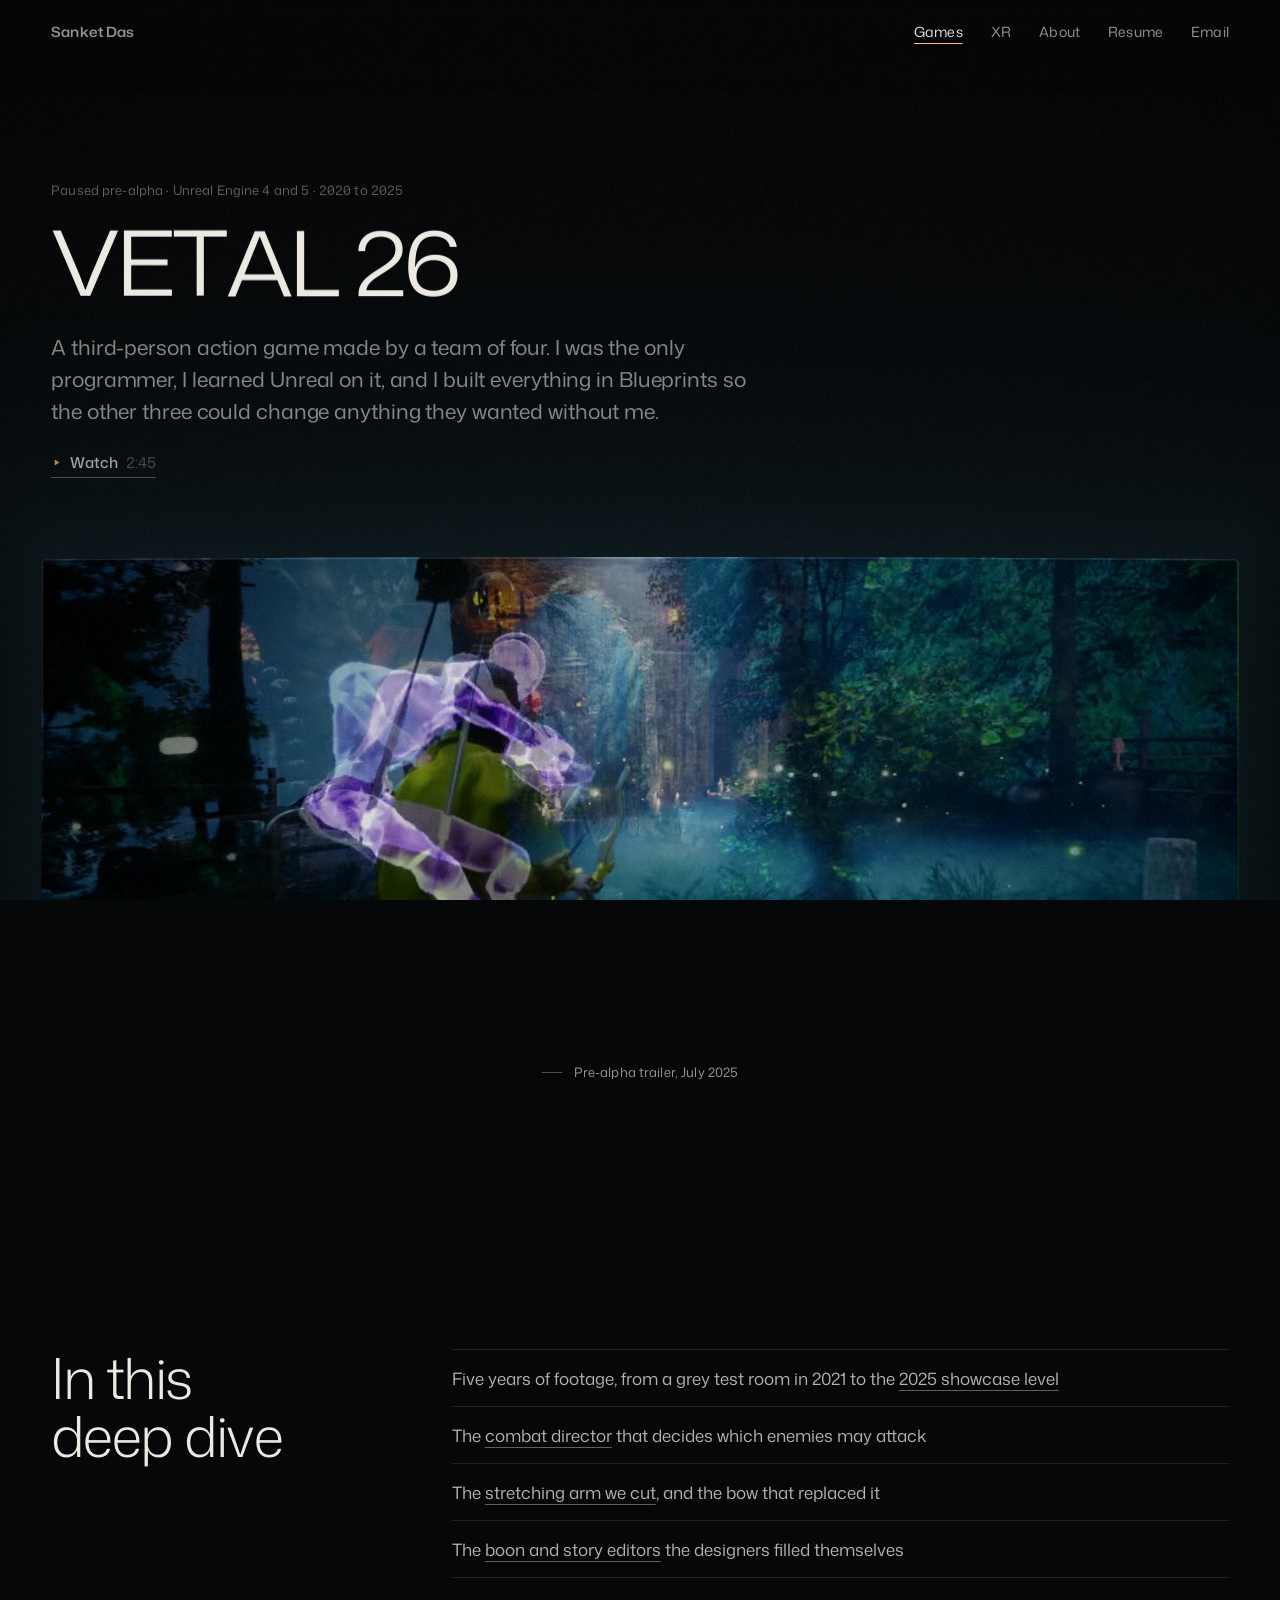
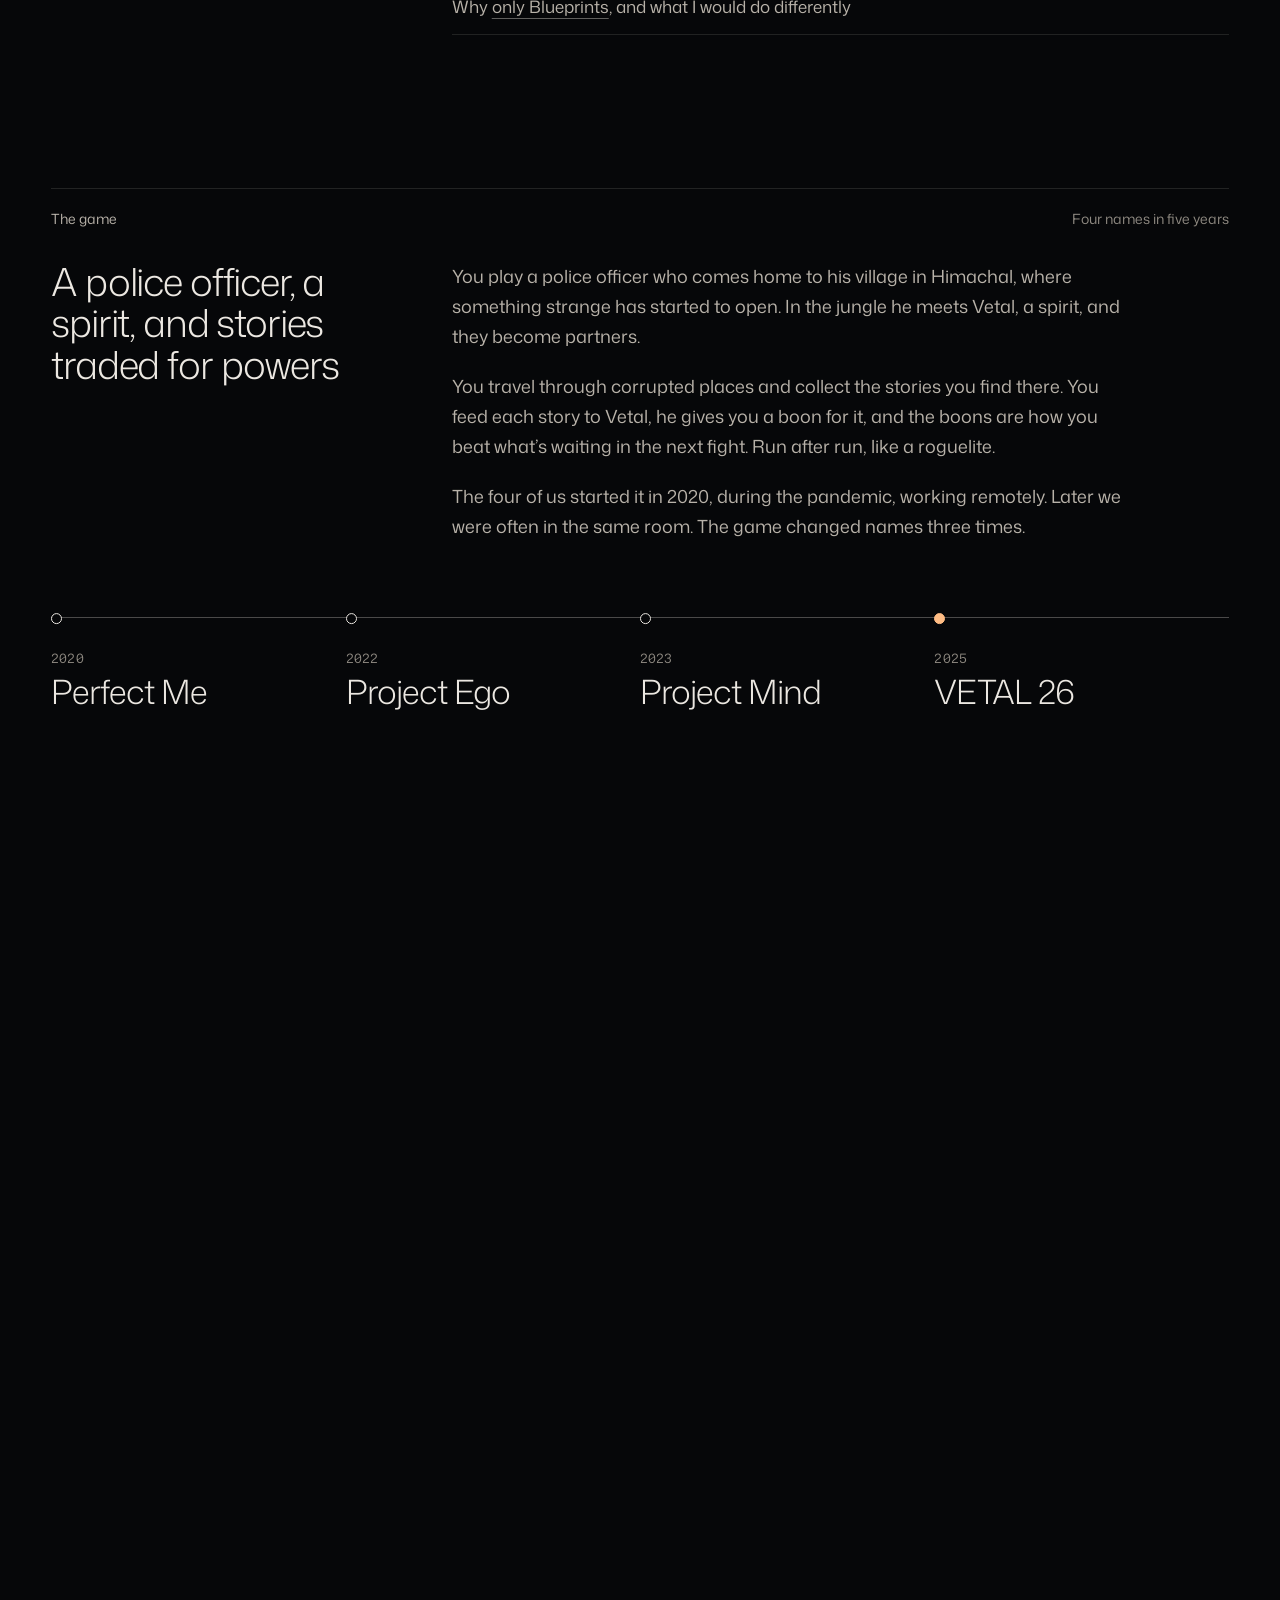
<file: games/project-mind.html>
<!doctype html>
<html lang="en" data-media="../media/" data-root="../">
<head>
<meta charset="utf-8">
<meta name="viewport" content="width=device-width, initial-scale=1">
<title>VETAL 26 · Deep dive · Sanket Das</title>
<meta name="description" content="VETAL 26 is a paused Unreal Engine pre-alpha by a team of four. The 2020 concept and footage from 2021 to 2025 show the combat, enemy AI and showcase level.">
<meta property="og:type" content="website">
<meta property="og:title" content="VETAL 26 · Deep dive · Sanket Das">
<meta property="og:description" content="VETAL 26 is a paused Unreal Engine pre-alpha by a team of four. The 2020 concept and footage from 2021 to 2025 show the combat, enemy AI and showcase level.">
<meta property="og:url" content="https://raptor2012.github.io/portfolio/games/project-mind.html">
<meta property="og:image" content="https://raptor2012.github.io/portfolio/og.jpg">
<meta property="og:image:width" content="1200">
<meta property="og:image:height" content="630">
<meta name="twitter:card" content="summary_large_image">
<link rel="icon" href="data:image/svg+xml,%3Csvg xmlns='http://www.w3.org/2000/svg' viewBox='0 0 32 32'%3E%3Crect width='32' height='32' rx='4' fill='%23060709'/%3E%3Ctext x='16' y='21.5' font-family='Arial,sans-serif' font-size='14' letter-spacing='-.5' fill='%23ece8e2' text-anchor='middle'%3ESD%3C/text%3E%3C/svg%3E">
<link rel="preload" as="image" href="../media/project-mind/vetal-spirit-run-poster.webp" fetchpriority="high">
<link rel="preload" as="font" type="font/woff2" href="../fonts/mona-sans.woff2" crossorigin>
<link rel="stylesheet" href="../style.css">
<link rel="stylesheet" href="../deep.css">
<script>(function(){var d=document.documentElement,rm=matchMedia('(prefers-reduced-motion: reduce)').matches;d.classList.add(rm?'rm':'js');if(/[?&]capture/.test(location.search))d.classList.add('cap');})();</script>
</head>
<body>
<a class="skip" href="#main">Skip to content</a>
<canvas id="gl" aria-hidden="true"></canvas>
<div id="vids" aria-hidden="true"></div>
<nav class="top" aria-label="Main">
  <a class="brand" href="../">Sanket Das</a>
  <ul>
    <li><a href="../games/" aria-current="page">Games</a></li>
    <li><a href="../xr/">XR</a></li>
    <li class="n-about"><a href="../#about">About</a></li>
    <li class="n-res"><a href="../resume/Sanket_Das_Resume.pdf">Resume</a></li>
    <li><a href="mailto:sanketdas@live.com">Email</a></li>
  </ul>
</nav>
<header class="dd-head" id="top">
  <div class="wrap dd-copy">
    <p class="meta" data-intro>Paused pre-alpha · Unreal Engine 4 and 5 · 2020 to 2025</p>
    <h1 class="dd-title" data-name data-w="112" data-w-phone="104">VETAL 26</h1>
    <p class="lede" data-intro>A third-person action game made by a team of four. I was the only programmer, I learned Unreal on it, and I built everything in Blueprints so the other three could change anything they wanted without me.</p>
    <p data-intro class="links"><button class="more open open--watch" type="button" data-open="p-vetal26" aria-haspopup="dialog"><svg class="w-ico" viewBox="0 0 24 24" aria-hidden="true"><path d="M8 5.5v13l10.5-6.5z"/></svg>Watch<span class="w-tot">2:45</span><span class="sr">: VETAL 26 pre-alpha playthrough</span></button></p>
  </div>
  <figure class="wrap dd-fig">
    <div class="screen" data-clip="project-mind/vetal-spirit-run" data-pos="30% 50%" data-reflect=".2" data-glow="1" style="--ar:1920/800"><img src="../media/project-mind/vetal-spirit-run-poster.webp" width="1920" height="800" alt="VETAL 26: a figure wrapped in a violet spirit runs through a misty night forest" decoding="async" fetchpriority="high"></div>
    <figcaption class="cap">Pre-alpha trailer, July 2025</figcaption>
  </figure>
</header>

<main id="main" class="dd">
<section class="l-section" aria-labelledby="covers-h">
  <div class="l-wrap">
    <div class="l-cols">
      <h2 class="l-display" id="covers-h">In this deep dive</h2>
      <div class="l-main" data-rise>
        <ul class="l-covers">
          <li>Five years of footage, from a grey test room in 2021 to the <a href="#showcase">2025 showcase level</a></li>
          <li>The <a href="#director-h">combat director</a> that decides which enemies may attack</li>
          <li>The <a href="#bow-h">stretching arm we cut</a>, and the bow that replaced it</li>
          <li>The <a href="#tools-h">boon and story editors</a> the designers filled themselves</li>
          <li>Why <a href="#part-h">only Blueprints</a>, and what I would do differently</li>
        </ul>
      </div>
    </div>
  </div>
</section>

<section class="l-section" aria-labelledby="what-h">
  <div class="l-wrap">
    <div class="l-label"><span>The game</span><span>Four names in five years</span></div>
    <div class="l-cols l-cols--prose">
      <h2 class="l-display" id="what-h">A police officer, a spirit, and stories traded for powers</h2>
      <div class="l-main l-prose" data-rise>
        <p>You play a police officer who comes home to his village in Himachal, where something strange has started to open. In the jungle he meets Vetal, a spirit, and they become partners.</p>
        <p>You travel through corrupted places and collect the stories you find there. You feed each story to Vetal, he gives you a boon for it, and the boons are how you beat what’s waiting in the next fight. Run after run, like a roguelite.</p>
        <p>The four of us started it in 2020, during the pandemic, working remotely. Later we were often in the same room. The game changed names three times.</p>
      </div>
    </div>
    <ol class="l-names" data-rise aria-label="The four names of the project">
      <li><span class="l-meta">2020</span><b>Perfect Me</b></li>
      <li><span class="l-meta">2022</span><b>Project Ego</b></li>
      <li><span class="l-meta">2023</span><b>Project Mind</b></li>
      <li><span class="l-meta">2025</span><b>VETAL 26</b></li>
    </ol>
  </div>
</section>

<section class="l-chapter" aria-label="2020">
  <div class="l-wrap">
    <div class="l-chapter-in">
      <div class="l-when"><b>2020</b><p class="l-meta">Perfect Me</p></div>
      <div class="l-chapter-main l-prose">
        <h2>It started as a top-down horror game</h2>
        <p>The first version was a top-down, isometric action-horror game in Unreal Engine 4. You could turn into other objects to slip past enemies. I knew Unity, and I learned Unreal on this project, so this year was mostly me finding out how things are done there.</p>
      </div>
    </div>
  </div>
</section>

<section class="l-chapter" aria-label="2021">
  <div class="l-wrap">
    <div class="l-chapter-in">
      <div class="l-when"><b>2021</b><p class="l-meta">Perfect Me</p></div>
      <div class="l-chapter-main l-prose">
        <h2>A year of prototypes in a grey room</h2>
        <p>We turned it into a third-person action-adventure with melee combat and several enemy types. I spent the year prototyping mechanics in Blueprints, a lot of them in two or three different ways, bringing over whatever I knew from Unity. By the end of it I knew I could make any mechanic we wanted, even my own locomotion system. Not in the most optimal way, but I could.</p>
        <p>That locomotion was built from free Mixamo animations and tutorials: blend spaces, montages, root motion and hand IK. It didn’t look good, and you can see that in the clips. Later we moved to the Advanced Locomotion System and changed its montages and blend spaces to fit our characters.</p>
        <figure class="l-shot l-gp" data-rise><img src="../img/vetal-2021-greybox.webp" width="1280" height="688" alt="An early build: a red-suited player in a dark grey test room with glowing pickups, energy and health bars at the top and a list of controls on the right" loading="lazy" decoding="async"><figcaption class="l-slate l-slate--long">April 2021, from my own recording. A grey test room, energy and health bars, and the controls written on screen for whoever was playtesting</figcaption></figure>
        <figure class="l-gp" data-rise><div  class="screen l-clip" data-clip="project-mind/pm-gp-2021-dash-street" data-pos="50% 50%" style="--ar:1280/720"><img src="../media/project-mind/pm-gp-2021-dash-street-poster.webp" width="1280" height="720" alt="A red-suited player runs along a night street leaving red light trails" loading="lazy" decoding="async"></div><figcaption class="l-slate l-slate--long">The first third-person build: running and dashing along a night street while a red vehicle charges through</figcaption></figure>
        <figure class="l-gp" data-rise><div  class="screen l-clip" data-clip="project-mind/pm-gp-2021-dash-dodge" data-pos="50% 50%" style="--ar:1280/720"><img src="../media/project-mind/pm-gp-2021-dash-dodge-poster.webp" width="1280" height="720" alt="The player dashes and side-steps around obstacles on a night street" loading="lazy" decoding="async"></div><figcaption class="l-slate l-slate--long">A locomotion test: dashes and side-steps around obstacles</figcaption></figure>
      </div>
    </div>
  </div>
</section>

<section class="l-chapter" aria-label="2022">
  <div class="l-wrap">
    <div class="l-chapter-in">
      <div class="l-when"><b>2022</b><p class="l-meta">Project Ego</p></div>
      <div class="l-chapter-main l-prose">
        <h2 id="bow-h">The stretching arm that became a bow</h2>
        <p>Most of 2022 went into combat. Melee got a blocking shield, hit sparks and fire attacks, and we added enemies that fire from range.</p>
        <p>For a long time our main attack was an arm that stretched out like a cable. I modified Mixamo animations for it, cast a line from the camera to the centre of the screen, stretched a spline cable from the hand to that point and put damage colliders along the cable. We playtested it through a few iterations and it just wasn’t fun. At the end of 2022 we switched to a bow. It fit the story, and it gave us projectiles to design around.</p>
        <p>Aiming a bow over the shoulder has its own problem. Something close to the player can block the line between the bow and the point the camera is aiming at. So the arrow uses two traces, one from the arrow along its forward direction and one from the camera through the centre of the screen, and it flies to where they meet. A leeway that the designers could tune still lets the arrow go to the screen centre when something blocks the bow’s own line. An enemy in the middle of the screen can always be hit.</p>
      </div>
    </div>
    <div class="l-chapter-in" style="border-top:0;padding-top:0">
      <div class="l-chapter-main" style="grid-column:1 / -1">
<figure class="l-figure" data-rise>
<svg class="l-arch l-arch-d" viewBox="0 0 1200 450" role="img" aria-label="Two side-view sketches. Left, the stretching arm from 2021 to 2022: a dashed line from the camera through the screen centre picks a point, and a spline cable with damage colliders stretches from the player’s hand to it. Right, the bow from the end of 2022: one trace from the camera through the screen centre and one along the arrow. A crate near the player blocks the bow’s own line, and the leeway still sends the arrow to the screen centre."><text x="0" y="16" font-family="Mona Sans, Helvetica Neue, Arial, sans-serif" font-size="13" fill="#8f8a82">2021 to 2022</text><text x="0" y="44" font-family="Mona Sans, Helvetica Neue, Arial, sans-serif" font-size="22" fill="#ece8e2">A stretching arm</text><rect x="14" y="239" width="32" height="22" rx="3" fill="#17181c" stroke="#b9b3aa" stroke-width="1"/><path d="M46 244 L58 239 V261 L46 256" fill="#17181c" stroke="#b9b3aa"/><circle cx="130" cy="216" r="11" fill="#17181c" stroke="#ece8e2" stroke-width="1"/><path d="M130 228 V264 M114 294 L130 264 L146 294 M112 242 H150" fill="none" stroke="#ece8e2" stroke-width="1"/><line x1="58" y1="246" x2="470" y2="110" stroke="#8f8a82" stroke-width="1" stroke-dasharray="5 5"/><circle cx="470" cy="110" r="9" fill="none" stroke="#ece8e2" stroke-width="1"/><line x1="455" y1="110" x2="485" y2="110" stroke="#ece8e2" stroke-width="1"/><line x1="470" y1="95" x2="470" y2="125" stroke="#ece8e2" stroke-width="1"/><path d="M150 242 C230 232, 350 170, 470 110" fill="none" stroke="#ffbd85" stroke-width="3"/><rect x="210.9" y="219.6" width="12" height="12" rx="2" fill="#060709" stroke="#ffbd85" stroke-width="1"/><rect x="272.7" y="195.8" width="12" height="12" rx="2" fill="#060709" stroke="#ffbd85" stroke-width="1"/><rect x="339.7" y="165.4" width="12" height="12" rx="2" fill="#060709" stroke="#ffbd85" stroke-width="1"/><rect x="410.1" y="131" width="12" height="12" rx="2" fill="#060709" stroke="#ffbd85" stroke-width="1"/><line x1="600" y1="0" x2="600" y2="340" stroke="rgba(236,232,226,.16)" stroke-width="1"/><text x="640" y="16" font-family="Mona Sans, Helvetica Neue, Arial, sans-serif" font-size="13" fill="#8f8a82">From the end of 2022</text><text x="640" y="44" font-family="Mona Sans, Helvetica Neue, Arial, sans-serif" font-size="22" fill="#ece8e2">A bow, aimed with two traces</text><rect x="654" y="239" width="32" height="22" rx="3" fill="#17181c" stroke="#b9b3aa" stroke-width="1"/><path d="M686 244 L698 239 V261 L686 256" fill="#17181c" stroke="#b9b3aa"/><circle cx="770" cy="216" r="11" fill="#17181c" stroke="#ece8e2" stroke-width="1"/><path d="M770 228 V264 M754 294 L770 264 L786 294 M752 242 H790" fill="none" stroke="#ece8e2" stroke-width="1"/><line x1="698" y1="246" x2="1120" y2="130" stroke="#8f8a82" stroke-width="1" stroke-dasharray="5 5"/><circle cx="1120" cy="130" r="9" fill="none" stroke="#ece8e2" stroke-width="1"/><line x1="1105" y1="130" x2="1135" y2="130" stroke="#ece8e2" stroke-width="1"/><line x1="1120" y1="115" x2="1120" y2="145" stroke="#ece8e2" stroke-width="1"/><rect x="890" y="188" width="46" height="62" rx="2" fill="#17181c" stroke="rgba(236,232,226,.36)" stroke-width="1"/><line x1="792" y1="240" x2="890" y2="222" stroke="#b9b3aa" stroke-width="1"/><text x="946" y="244" font-family="Mona Sans, Helvetica Neue, Arial, sans-serif" font-size="15" fill="#b9b3aa"></text><line x1="792" y1="240" x2="1108" y2="138" stroke="#ffbd85" stroke-width="2.5"/><path d="M1102.9 142.8 L1108 138 L1101.1 137" fill="none" stroke="#ffbd85" stroke-width="2.5"/><text x="0" y="352" font-family="Mona Sans, Helvetica Neue, Arial, sans-serif" font-size="15" fill="#b9b3aa">A line from the camera through the screen centre picks the</text><text x="0" y="374" font-family="Mona Sans, Helvetica Neue, Arial, sans-serif" font-size="15" fill="#b9b3aa">point. A spline cable stretches there, with damage colliders.</text><text x="640" y="352" font-family="Mona Sans, Helvetica Neue, Arial, sans-serif" font-size="15" fill="#b9b3aa">One trace from the camera through the screen centre, one</text><text x="640" y="374" font-family="Mona Sans, Helvetica Neue, Arial, sans-serif" font-size="15" fill="#b9b3aa">from the arrow. When a crate blocks the bow’s own line, a</text><text x="640" y="396" font-family="Mona Sans, Helvetica Neue, Arial, sans-serif" font-size="15" fill="#b9b3aa">tunable leeway still sends the arrow to the screen centre.</text><rect x="0" y="430" width="14" height="14" rx="2" fill="none" stroke="#8f8a82" stroke-width="1" stroke-dasharray="4 3"/><text x="22" y="442" font-family="Mona Sans, Helvetica Neue, Arial, sans-serif" font-size="13" fill="#b9b3aa">Camera trace</text><rect x="130" y="435" width="14" height="3" rx="2" fill="#ffbd85" stroke="#ffbd85" stroke-width="1"/><text x="152" y="442" font-family="Mona Sans, Helvetica Neue, Arial, sans-serif" font-size="13" fill="#b9b3aa">Cable or arrow</text></svg>
<svg class="l-arch l-arch-m" viewBox="0 0 350 796" role="img" aria-label="Two side-view sketches. Left, the stretching arm from 2021 to 2022: a dashed line from the camera through the screen centre picks a point, and a spline cable with damage colliders stretches from the player’s hand to it. Right, the bow from the end of 2022: one trace from the camera through the screen centre and one along the arrow. A crate near the player blocks the bow’s own line, and the leeway still sends the arrow to the screen centre."><text x="0" y="16" font-family="Mona Sans, Helvetica Neue, Arial, sans-serif" font-size="13" fill="#8f8a82">2021 to 2022</text><text x="0" y="44" font-family="Mona Sans, Helvetica Neue, Arial, sans-serif" font-size="22" fill="#ece8e2">A stretching arm</text><rect x="14" y="239" width="32" height="22" rx="3" fill="#17181c" stroke="#b9b3aa" stroke-width="1"/><path d="M46 244 L58 239 V261 L46 256" fill="#17181c" stroke="#b9b3aa"/><circle cx="130" cy="216" r="11" fill="#17181c" stroke="#ece8e2" stroke-width="1"/><path d="M130 228 V264 M114 294 L130 264 L146 294 M112 242 H150" fill="none" stroke="#ece8e2" stroke-width="1"/><line x1="58" y1="246" x2="291.4" y2="110" stroke="#8f8a82" stroke-width="1" stroke-dasharray="5 5"/><circle cx="291.4" cy="110" r="9" fill="none" stroke="#ece8e2" stroke-width="1"/><line x1="276.4" y1="110" x2="306.4" y2="110" stroke="#ece8e2" stroke-width="1"/><line x1="291.4" y1="95" x2="291.4" y2="125" stroke="#ece8e2" stroke-width="1"/><path d="M150 242 C230 232, 216.99999999999997 170, 291.4 110" fill="none" stroke="#ffbd85" stroke-width="3"/><rect x="189.4" y="219.6" width="12" height="12" rx="2" fill="#060709" stroke="#ffbd85" stroke-width="1"/><rect x="211.9" y="195.8" width="12" height="12" rx="2" fill="#060709" stroke="#ffbd85" stroke-width="1"/><rect x="231.7" y="165.4" width="12" height="12" rx="2" fill="#060709" stroke="#ffbd85" stroke-width="1"/><rect x="257.2" y="131" width="12" height="12" rx="2" fill="#060709" stroke="#ffbd85" stroke-width="1"/><text x="0" y="330" font-family="Mona Sans, Helvetica Neue, Arial, sans-serif" font-size="13" fill="#b9b3aa">A camera line picks the point; a spline</text><text x="0" y="348" font-family="Mona Sans, Helvetica Neue, Arial, sans-serif" font-size="13" fill="#b9b3aa">cable stretches there with damage colliders.</text><line x1="0" y1="372" x2="350" y2="372" stroke="rgba(236,232,226,.16)" stroke-width="1"/><text x="0" y="396" font-family="Mona Sans, Helvetica Neue, Arial, sans-serif" font-size="13" fill="#8f8a82">From the end of 2022</text><text x="0" y="424" font-family="Mona Sans, Helvetica Neue, Arial, sans-serif" font-size="22" fill="#ece8e2">A bow, aimed with two traces</text><rect x="14" y="619" width="32" height="22" rx="3" fill="#17181c" stroke="#b9b3aa" stroke-width="1"/><path d="M46 624 L58 619 V641 L46 636" fill="#17181c" stroke="#b9b3aa"/><circle cx="130" cy="596" r="11" fill="#17181c" stroke="#ece8e2" stroke-width="1"/><path d="M130 608 V644 M114 674 L130 644 L146 674 M112 622 H150" fill="none" stroke="#ece8e2" stroke-width="1"/><line x1="58" y1="626" x2="297.6" y2="510" stroke="#8f8a82" stroke-width="1" stroke-dasharray="5 5"/><circle cx="297.6" cy="510" r="9" fill="none" stroke="#ece8e2" stroke-width="1"/><line x1="282.6" y1="510" x2="312.6" y2="510" stroke="#ece8e2" stroke-width="1"/><line x1="297.6" y1="495" x2="297.6" y2="525" stroke="#ece8e2" stroke-width="1"/><rect x="155" y="568" width="46" height="62" rx="2" fill="#17181c" stroke="rgba(236,232,226,.36)" stroke-width="1"/><line x1="152" y1="620" x2="155" y2="602" stroke="#b9b3aa" stroke-width="1"/><text x="211" y="624" font-family="Mona Sans, Helvetica Neue, Arial, sans-serif" font-size="15" fill="#b9b3aa"></text><line x1="152" y1="620" x2="285.6" y2="518" stroke="#ffbd85" stroke-width="2.5"/><path d="M282.4 524.2 L285.6 518 L278.7 519.4" fill="none" stroke="#ffbd85" stroke-width="2.5"/><text x="0" y="710" font-family="Mona Sans, Helvetica Neue, Arial, sans-serif" font-size="13" fill="#b9b3aa">Two traces: camera through the screen centre,</text><text x="0" y="728" font-family="Mona Sans, Helvetica Neue, Arial, sans-serif" font-size="13" fill="#b9b3aa">and the arrow’s own line. If a crate blocks the</text><text x="0" y="746" font-family="Mona Sans, Helvetica Neue, Arial, sans-serif" font-size="13" fill="#b9b3aa">bow, a leeway still sends the arrow to the centre.</text><rect x="0" y="776" width="14" height="14" rx="2" fill="none" stroke="#8f8a82" stroke-width="1" stroke-dasharray="4 3"/><text x="22" y="788" font-family="Mona Sans, Helvetica Neue, Arial, sans-serif" font-size="13" fill="#b9b3aa">Camera trace</text><rect x="130" y="781" width="14" height="3" rx="2" fill="#ffbd85" stroke="#ffbd85" stroke-width="1"/><text x="152" y="788" font-family="Mona Sans, Helvetica Neue, Arial, sans-serif" font-size="13" fill="#b9b3aa">Cable or arrow</text></svg>
<figcaption class="l-slate l-slate--long">The attack we cut, and the one that replaced it. Sketches, not to scale</figcaption></figure>
      </div>
    </div>
    <div class="l-chapter-in" style="border-top:0;padding-top:0">
      <div class="l-when" aria-hidden="true"></div>
      <div class="l-chapter-main l-prose">
        <p>Vetal arrived this year. He was a child actor attached to the player at first, and it looked buggy, because he floated through walls. I added a collision check that slides him from one side of the player to the other when something is in the way. Every 2022 clip below is from the melee builds. The bow shows up in the 2025 footage.</p>
        <figure class="l-gp" data-rise><div  class="screen l-clip" data-clip="project-mind/pm-gp-2022-ego-melee" data-pos="50% 50%" style="--ar:1280/720"><img src="../media/project-mind/pm-gp-2022-ego-melee-poster.webp" width="1280" height="720" alt="The player trades blows with a fire-headed enemy behind a blocking shield" loading="lazy" decoding="async"></div><figcaption class="l-slate l-slate--long">Melee against a fire-headed enemy, with hit sparks, fire bursts and a blocking shield</figcaption></figure>
        <figure class="l-gp" data-rise><div  class="screen l-clip" data-clip="project-mind/pm-gp-2022-ego-shield" data-pos="50% 50%" style="--ar:1280/720"><img src="../media/project-mind/pm-gp-2022-ego-shield-poster.webp" width="1280" height="720" alt="A shield cage surrounds the player while a hooded figure hovers at the left" loading="lazy" decoding="async"></div><figcaption class="l-slate l-slate--long">A shield cage takes the hits while Vetal, still a hooded figure, hovers at the left</figcaption></figure>
        <figure class="l-gp" data-rise><div  class="screen l-clip" data-clip="project-mind/pm-gp-2022-vetal-ranged" data-pos="50% 50%" style="--ar:1280/720"><img src="../media/project-mind/pm-gp-2022-vetal-ranged-poster.webp" width="1280" height="720" alt="A hooded figure floats beside the player on a desert test map while enemies fire from a distance" loading="lazy" decoding="async"></div><figcaption class="l-slate l-slate--long">On a desert test map, Vetal stays at the player’s side while ranged enemies fire</figcaption></figure>
      </div>
    </div>
  </div>
</section>

<section class="l-chapter" aria-label="2023">
  <div class="l-wrap">
    <div class="l-chapter-in">
      <div class="l-when"><b>2023</b><p class="l-meta">Project Mind</p></div>
      <div class="l-chapter-main l-prose">
        <h2 id="director-h">Fights were a mess, so I built a director</h2>
        <p>With more enemy types, group fights got hard to coordinate. If every enemy in an arena attacks at once, the player can’t read what’s happening. We needed combat to follow rules the player could understand.</p>
        <p>So there is a combat manager, one Blueprint actor placed in each level, that acts as a director. An enemy may attack only while it holds a ticket. How many tickets exist is a variable the designers can change. It started at two attackers at once and was later tuned to two normal attacks and one special for the later stages.</p>
        <p>Every enemy type has its own EQS query. It scores distance to its attack range, current distance, distance to the querier, visibility and, for ranged enemies, whether they have a clear shot. The director weighs each enemy’s scores into one queue and hands out tickets from the top, preferring mixed pairs. If three melee enemies want to attack, the first two get tickets and the third walks up to an attack position and waits. The moment a ticket frees up, it attacks. Each enemy’s own Behavior Tree handles everything else.</p>
      </div>
    </div>
    <div class="l-chapter-in" style="border-top:0;padding-top:0">
      <div class="l-chapter-main" style="grid-column:1 / -1">
<figure class="l-figure" data-rise>
<svg class="l-arch l-arch-d" viewBox="0 0 1200 362" role="img" aria-label="The combat director. Left, a queue of enemies sorted by weighted EQS score: a melee enemy and a ranged enemy hold tickets, a flying enemy holds the special ticket, and a third melee enemy waits in attack position. Middle, the combat manager’s tickets: two normal and one special, after starting with two. Preferred pairs are one ranged and one melee if a ranged enemy is free, otherwise two melee, or one melee and one special. Right, the arena: two enemies attack the player, the special attacker fires, one melee enemy waits close by, and the rest keep their distance."><text x="0" y="16" font-family="Mona Sans, Helvetica Neue, Arial, sans-serif" font-size="14" fill="#8f8a82">Queue, sorted by weighted EQS score</text><text x="0" y="54" font-family="Mona Sans, Helvetica Neue, Arial, sans-serif" font-size="15" fill="#ece8e2">Melee</text><rect x="142.8" y="42" width="174.1" height="14" rx="2" fill="#ffbd85" stroke="#ffbd85" stroke-width="1"/><text x="0" y="94" font-family="Mona Sans, Helvetica Neue, Arial, sans-serif" font-size="15" fill="#ece8e2">Ranged</text><rect x="142.8" y="82" width="162.7" height="14" rx="2" fill="#ffbd85" stroke="#ffbd85" stroke-width="1"/><text x="0" y="134" font-family="Mona Sans, Helvetica Neue, Arial, sans-serif" font-size="15" fill="#b9b3aa">Melee</text><rect x="142.8" y="122" width="151.4" height="14" rx="2" fill="none" stroke="#ffbd85" stroke-width="1" stroke-dasharray="3 3"/><text x="0" y="174" font-family="Mona Sans, Helvetica Neue, Arial, sans-serif" font-size="15" fill="#ece8e2">Flyer (special)</text><rect x="142.8" y="162" width="140" height="14" rx="2" fill="#ffbd85" stroke="#ffbd85" stroke-width="1"/><text x="0" y="214" font-family="Mona Sans, Helvetica Neue, Arial, sans-serif" font-size="15" fill="#b9b3aa">Spitter</text><rect x="142.8" y="202" width="104.1" height="14" rx="2" fill="#17181c" stroke="rgba(236,232,226,.36)" stroke-width="1"/><text x="0" y="254" font-family="Mona Sans, Helvetica Neue, Arial, sans-serif" font-size="15" fill="#b9b3aa">Melee</text><rect x="142.8" y="242" width="79.5" height="14" rx="2" fill="#17181c" stroke="rgba(236,232,226,.36)" stroke-width="1"/><text x="400" y="16" font-family="Mona Sans, Helvetica Neue, Arial, sans-serif" font-size="14" fill="#8f8a82">Tickets in the combat manager</text><rect x="400" y="32" width="100" height="44" rx="4" fill="#ffbd85" stroke="#ffbd85" stroke-width="1"/><line x1="482" y1="36" x2="482" y2="72" stroke="#060709" stroke-width="1.5" stroke-dasharray="3 3"/><text x="410" y="59" font-family="Mona Sans, Helvetica Neue, Arial, sans-serif" font-size="14" fill="#060709">Normal</text><rect x="512" y="32" width="100" height="44" rx="4" fill="#ffbd85" stroke="#ffbd85" stroke-width="1"/><line x1="594" y1="36" x2="594" y2="72" stroke="#060709" stroke-width="1.5" stroke-dasharray="3 3"/><text x="522" y="59" font-family="Mona Sans, Helvetica Neue, Arial, sans-serif" font-size="14" fill="#060709">Normal</text><rect x="624" y="32" width="100" height="44" rx="4" fill="#ffbd85" stroke="#ffbd85" stroke-width="1"/><line x1="706" y1="36" x2="706" y2="72" stroke="#060709" stroke-width="1.5" stroke-dasharray="3 3"/><text x="634" y="59" font-family="Mona Sans, Helvetica Neue, Arial, sans-serif" font-size="14" fill="#060709">Special</text><text x="400" y="106" font-family="Mona Sans, Helvetica Neue, Arial, sans-serif" font-size="14" fill="#b9b3aa">Started at 2, later tuned to</text><text x="400" y="126" font-family="Mona Sans, Helvetica Neue, Arial, sans-serif" font-size="14" fill="#b9b3aa">2 normal and 1 special</text><line x1="345" y1="60" x2="392" y2="60" stroke="rgba(236,232,226,.36)" stroke-width="1"/><path d="M385.7 63 L392 60 L385.7 57" fill="none" stroke="rgba(236,232,226,.36)" stroke-width="1"/><line x1="345" y1="140" x2="392" y2="70" stroke="rgba(236,232,226,.36)" stroke-width="1"/><path d="M391 76.9 L392 70 L386 73.5" fill="none" stroke="rgba(236,232,226,.36)" stroke-width="1"/><circle cx="930" cy="190" r="130" fill="none" stroke="rgba(236,232,226,.36)" stroke-width="1" stroke-dasharray="3 5"/><circle cx="930" cy="190" r="13" fill="#ece8e2" stroke="#ece8e2" stroke-width="1"/><text x="930" y="224" font-family="Mona Sans, Helvetica Neue, Arial, sans-serif" font-size="14" fill="#ece8e2" text-anchor="middle">Player</text><circle cx="862" cy="167.9" r="11" fill="#ffbd85" stroke="#ffbd85" stroke-width="1"/><line x1="875" y1="169.9" x2="913" y2="189" stroke="#ffbd85" stroke-width="1.5"/><path d="M906 188.9 L913 189 L908.7 183.4" fill="none" stroke="#ffbd85" stroke-width="1.5"/><circle cx="1025.5" cy="58.5" r="11" fill="#ffbd85" stroke="#ffbd85" stroke-width="1"/><line x1="1017.5" y1="66.5" x2="942" y2="181" stroke="#ffbd85" stroke-width="1.5" stroke-dasharray="6 4"/><circle cx="917.4" cy="269.6" r="11" fill="#060709" stroke="#ffbd85" stroke-width="1.5" stroke-dasharray="3 2"/><circle cx="879.8" cy="63.1" r="11" fill="#ffbd85" stroke="#ffbd85" stroke-width="1"/><circle cx="1035.2" cy="266.4" r="10" fill="#060709" stroke="#b9b3aa" stroke-width="1.5"/><circle cx="801.6" cy="169.7" r="10" fill="#060709" stroke="#b9b3aa" stroke-width="1.5"/><text x="899.4" y="303.6" font-family="Mona Sans, Helvetica Neue, Arial, sans-serif" font-size="13" fill="#ffbd85" text-anchor="end">Third melee waits</text><text x="899.4" y="321.6" font-family="Mona Sans, Helvetica Neue, Arial, sans-serif" font-size="13" fill="#ffbd85" text-anchor="end">in attack position</text><text x="1043.5" y="63.5" font-family="Mona Sans, Helvetica Neue, Arial, sans-serif" font-size="13" fill="#ece8e2">Ranged</text><text x="897.8" y="68.1" font-family="Mona Sans, Helvetica Neue, Arial, sans-serif" font-size="13" fill="#ece8e2">Flyer special</text><text x="400" y="196" font-family="Mona Sans, Helvetica Neue, Arial, sans-serif" font-size="14" fill="#b9b3aa">Pairs it prefers:</text><text x="400" y="217" font-family="Mona Sans, Helvetica Neue, Arial, sans-serif" font-size="14" fill="#b9b3aa">1 ranged + 1 melee if a ranged enemy is free,</text><text x="400" y="238" font-family="Mona Sans, Helvetica Neue, Arial, sans-serif" font-size="14" fill="#b9b3aa">else 2 melee, or 1 melee + 1 special.</text><text x="400" y="259" font-family="Mona Sans, Helvetica Neue, Arial, sans-serif" font-size="14" fill="#b9b3aa">A priority list picks which special goes first.</text><text x="0" y="312" font-family="Mona Sans, Helvetica Neue, Arial, sans-serif" font-size="15" fill="#b9b3aa">Every enemy still runs its own Behavior Tree and EQS query. The director only decides who may attack.</text><circle cx="7" cy="350" r="7" fill="#ffbd85" stroke="#ffbd85" stroke-width="1"/><text x="20" y="355" font-family="Mona Sans, Helvetica Neue, Arial, sans-serif" font-size="14" fill="#b9b3aa">Holds a ticket</text><circle cx="150" cy="350" r="7" fill="#060709" stroke="#ffbd85" stroke-width="1" stroke-dasharray="3 2"/><text x="163" y="355" font-family="Mona Sans, Helvetica Neue, Arial, sans-serif" font-size="14" fill="#b9b3aa">Next in line</text><circle cx="280" cy="350" r="7" fill="#060709" stroke="#b9b3aa" stroke-width="1"/><text x="293" y="355" font-family="Mona Sans, Helvetica Neue, Arial, sans-serif" font-size="14" fill="#b9b3aa">No ticket, keeps its distance</text></svg>
<svg class="l-arch l-arch-m" viewBox="0 0 350 884" role="img" aria-label="The combat director. Left, a queue of enemies sorted by weighted EQS score: a melee enemy and a ranged enemy hold tickets, a flying enemy holds the special ticket, and a third melee enemy waits in attack position. Middle, the combat manager’s tickets: two normal and one special, after starting with two. Preferred pairs are one ranged and one melee if a ranged enemy is free, otherwise two melee, or one melee and one special. Right, the arena: two enemies attack the player, the special attacker fires, one melee enemy waits close by, and the rest keep their distance."><text x="0" y="16" font-family="Mona Sans, Helvetica Neue, Arial, sans-serif" font-size="14" fill="#8f8a82">Queue, sorted by weighted EQS score</text><text x="0" y="54" font-family="Mona Sans, Helvetica Neue, Arial, sans-serif" font-size="15" fill="#ece8e2">Melee</text><rect x="147" y="42" width="179.4" height="14" rx="2" fill="#ffbd85" stroke="#ffbd85" stroke-width="1"/><text x="0" y="94" font-family="Mona Sans, Helvetica Neue, Arial, sans-serif" font-size="15" fill="#ece8e2">Ranged</text><rect x="147" y="82" width="167.7" height="14" rx="2" fill="#ffbd85" stroke="#ffbd85" stroke-width="1"/><text x="0" y="134" font-family="Mona Sans, Helvetica Neue, Arial, sans-serif" font-size="15" fill="#b9b3aa">Melee</text><rect x="147" y="122" width="156" height="14" rx="2" fill="none" stroke="#ffbd85" stroke-width="1" stroke-dasharray="3 3"/><text x="0" y="174" font-family="Mona Sans, Helvetica Neue, Arial, sans-serif" font-size="15" fill="#ece8e2">Flyer (special)</text><rect x="147" y="162" width="144.3" height="14" rx="2" fill="#ffbd85" stroke="#ffbd85" stroke-width="1"/><text x="0" y="214" font-family="Mona Sans, Helvetica Neue, Arial, sans-serif" font-size="15" fill="#b9b3aa">Spitter</text><rect x="147" y="202" width="107.3" height="14" rx="2" fill="#17181c" stroke="rgba(236,232,226,.36)" stroke-width="1"/><text x="0" y="254" font-family="Mona Sans, Helvetica Neue, Arial, sans-serif" font-size="15" fill="#b9b3aa">Melee</text><rect x="147" y="242" width="81.9" height="14" rx="2" fill="#17181c" stroke="rgba(236,232,226,.36)" stroke-width="1"/><text x="0" y="306" font-family="Mona Sans, Helvetica Neue, Arial, sans-serif" font-size="14" fill="#8f8a82">Tickets in the combat manager</text><rect x="0" y="322" width="100" height="44" rx="4" fill="#ffbd85" stroke="#ffbd85" stroke-width="1"/><line x1="82" y1="326" x2="82" y2="362" stroke="#060709" stroke-width="1.5" stroke-dasharray="3 3"/><text x="10" y="349" font-family="Mona Sans, Helvetica Neue, Arial, sans-serif" font-size="14" fill="#060709">Normal</text><rect x="112" y="322" width="100" height="44" rx="4" fill="#ffbd85" stroke="#ffbd85" stroke-width="1"/><line x1="194" y1="326" x2="194" y2="362" stroke="#060709" stroke-width="1.5" stroke-dasharray="3 3"/><text x="122" y="349" font-family="Mona Sans, Helvetica Neue, Arial, sans-serif" font-size="14" fill="#060709">Normal</text><rect x="224" y="322" width="100" height="44" rx="4" fill="#ffbd85" stroke="#ffbd85" stroke-width="1"/><line x1="306" y1="326" x2="306" y2="362" stroke="#060709" stroke-width="1.5" stroke-dasharray="3 3"/><text x="234" y="349" font-family="Mona Sans, Helvetica Neue, Arial, sans-serif" font-size="14" fill="#060709">Special</text><text x="0" y="396" font-family="Mona Sans, Helvetica Neue, Arial, sans-serif" font-size="14" fill="#b9b3aa">Started at 2, later tuned to</text><text x="0" y="416" font-family="Mona Sans, Helvetica Neue, Arial, sans-serif" font-size="14" fill="#b9b3aa">2 normal and 1 special</text><text x="0" y="460" font-family="Mona Sans, Helvetica Neue, Arial, sans-serif" font-size="13" fill="#b9b3aa">Preferred pairs: 1 ranged + 1 melee,</text><text x="0" y="479" font-family="Mona Sans, Helvetica Neue, Arial, sans-serif" font-size="13" fill="#b9b3aa">else 2 melee, or 1 melee + 1 special.</text><circle cx="175" cy="640" r="105" fill="none" stroke="rgba(236,232,226,.36)" stroke-width="1" stroke-dasharray="3 5"/><circle cx="175" cy="640" r="13" fill="#ece8e2" stroke="#ece8e2" stroke-width="1"/><text x="175" y="674" font-family="Mona Sans, Helvetica Neue, Arial, sans-serif" font-size="14" fill="#ece8e2" text-anchor="middle">Player</text><circle cx="120.1" cy="622.2" r="11" fill="#ffbd85" stroke="#ffbd85" stroke-width="1"/><line x1="133.1" y1="624.2" x2="158" y2="639" stroke="#ffbd85" stroke-width="1.5"/><path d="M151 638.4 L158 639 L154.1 633.2" fill="none" stroke="#ffbd85" stroke-width="1.5"/><circle cx="252.1" cy="533.8" r="11" fill="#ffbd85" stroke="#ffbd85" stroke-width="1"/><line x1="244.1" y1="541.8" x2="187" y2="631" stroke="#ffbd85" stroke-width="1.5" stroke-dasharray="6 4"/><circle cx="164.8" cy="704.3" r="11" fill="#060709" stroke="#ffbd85" stroke-width="1.5" stroke-dasharray="3 2"/><circle cx="134.4" cy="537.5" r="11" fill="#ffbd85" stroke="#ffbd85" stroke-width="1"/><circle cx="259.9" cy="701.7" r="10" fill="#060709" stroke="#b9b3aa" stroke-width="1.5"/><circle cx="71.3" cy="623.6" r="10" fill="#060709" stroke="#b9b3aa" stroke-width="1.5"/><text x="180.8" y="732.3" font-family="Mona Sans, Helvetica Neue, Arial, sans-serif" font-size="12" fill="#ffbd85">Waits in position</text><text x="0" y="800" font-family="Mona Sans, Helvetica Neue, Arial, sans-serif" font-size="13" fill="#b9b3aa">Each enemy keeps its own Behavior Tree</text><text x="0" y="819" font-family="Mona Sans, Helvetica Neue, Arial, sans-serif" font-size="13" fill="#b9b3aa">and EQS query. The director only decides</text><text x="0" y="838" font-family="Mona Sans, Helvetica Neue, Arial, sans-serif" font-size="13" fill="#b9b3aa">who may attack.</text><circle cx="7" cy="870" r="6" fill="#ffbd85" stroke="#ffbd85" stroke-width="1"/><text x="18" y="875" font-family="Mona Sans, Helvetica Neue, Arial, sans-serif" font-size="12" fill="#b9b3aa">Ticket</text><circle cx="88" cy="870" r="6" fill="#060709" stroke="#ffbd85" stroke-width="1" stroke-dasharray="3 2"/><text x="99" y="875" font-family="Mona Sans, Helvetica Neue, Arial, sans-serif" font-size="12" fill="#b9b3aa">Next in line</text><circle cx="198" cy="870" r="6" fill="#060709" stroke="#b9b3aa" stroke-width="1"/><text x="209" y="875" font-family="Mona Sans, Helvetica Neue, Arial, sans-serif" font-size="12" fill="#b9b3aa">No ticket</text></svg>
<figcaption class="l-slate l-slate--long">How the combat director hands out attacks. The scores are drawn as bars for the illustration, they are not real values</figcaption></figure>
      </div>
    </div>
    <div class="l-chapter-in" style="border-top:0;padding-top:0">
      <div class="l-when" aria-hidden="true"></div>
      <div class="l-chapter-main l-prose">
        <p>The enemies the director juggles: melee fighters, mid-range spitters and snipers. A flying enemy fires three projectiles that merge into a big laser, aimed at where you are about to be from your velocity, sweeping a little up and down along a line. A mini-boss does a three-hit combo, and its special is a run-up jump that smashes the ground around it.</p>
        <p>After the director, the designers could set up each encounter themselves: how many waves, how long each wave lasts and which enemy types are in it. Combat could be controlled very easily per encounter, without me.</p>
        <figure class="l-shot l-gp" data-rise><img src="../img/vetal-2023-traces.webp" width="1280" height="692" alt="The Unreal editor in May 2023: a golden enemy aims at the player on a test floor while a red debug line shows its trace" loading="lazy" decoding="async"><figcaption class="l-slate l-slate--long">May 2023, testing enemy AI in the editor, with a ranged attack’s trace drawn in red. From my own recording</figcaption></figure>
        <figure class="l-gp" data-rise><div class="screen l-clip" data-clip="project-mind/pm-gp-2023-ticket-ai" data-pos="50% 100%" style="aspect-ratio:1280/680"><img src="../media/project-mind/pm-gp-2023-ticket-ai-poster.webp" width="1280" height="720" alt="A golden enemy charges the player on a test floor while a second enemy stays back" loading="lazy" decoding="async"></div><figcaption class="l-slate l-slate--long">The ticket test map: the golden melee enemy has a ticket, the shooter holds back</figcaption></figure>
        <h2 id="tools-h" style="margin-top:var(--gap-block)">Designers added boons and stories without me</h2>
        <p>This was also the year the game got its final loop: collect stories, trade them to Vetal for boons, run after run. We renamed it Project Mind, and a new player character with spirit abilities replaced the old one.</p>
        <p>I built the loop so the designers could fill it in themselves. A boon is a struct. A designer picks any stat in the game, says what the boon does to it, gives it a name and adds a row to a data table. Stories work the same way. A kahaani, a long story, is made of kathas, single paragraphs that the player collects, and the designers wrote their own in a story editor built on the same struct and data table pattern. That made it easy to playtest a lot of boon ideas.</p>
      </div>
    </div>
    <div class="l-chapter-in" style="border-top:0;padding-top:0">
      <div class="l-chapter-main" style="grid-column:1 / -1">
        <div class="l-model" data-rise style="margin-top:48px">
          <div class="l-forms">
            <div class="l-form"><p class="l-meta">Data table row</p><h3>A boon</h3><ol class="l-seq l-seq--list" aria-label="What a boon is made of"><li>Stat<i>Arrow type, Vetal, enemy, player</i></li><li>Effect<i>What it does to it</i></li><li>Name<i>What the player sees</i></li></ol><dl class="l-kv"><div><dt>Made by</dt><dd>The designers</dd></div><div><dt>Built on</dt><dd>A struct and a data table</dd></div></dl></div>
            <div class="l-form"><p class="l-meta">Story editor</p><h3>A kahaani</h3><ol class="l-seq l-seq--list" aria-label="A kahaani is made of kathas"><li>Katha<i>One paragraph</i></li><li>Katha<i>Collected later</i></li><li>Katha<i>And another</i></li></ol><dl class="l-kv"><div><dt>Made by</dt><dd>The designers</dd></div><div><dt>Built on</dt><dd>The same struct and data table pattern</dd></div></dl></div>
            <div class="l-form l-form--key"><p class="l-meta">Combat manager</p><h3>An encounter</h3><ol class="l-seq l-seq--list" aria-label="What an encounter is made of"><li>Waves<i>How many</i></li><li>Length<i>Of each wave</i></li><li>Enemy types<i>In each wave</i></li></ol><dl class="l-kv"><div><dt>Made by</dt><dd>The designers</dd></div><div><dt>Tickets</dt><dd>2 normal, 1 special, tunable</dd></div></dl></div>
          </div>
          <p class="l-legend"><span>Everything a designer could change without asking me</span></p>
        </div>
      </div>
    </div>
    <div class="l-chapter-in" style="border-top:0;padding-top:0">
      <div class="l-when" aria-hidden="true"></div>
      <div class="l-chapter-main l-prose">
        <figure class="l-gp" data-rise><div  class="screen l-clip" data-clip="project-mind/pm-gp-2023-new-hero" data-pos="50% 50%" style="--ar:1280/720"><img src="../media/project-mind/pm-gp-2023-new-hero-poster.webp" width="1280" height="720" alt="An armoured player character with a cyan spirit cape on a grey test map" loading="lazy" decoding="async"></div><figcaption class="l-slate l-slate--long">The new player character, in armour and a cyan spirit cape, trying slow motion and pistol abilities on a graybox map</figcaption></figure>
      </div>
    </div>
  </div>
</section>

<section class="l-chapter" aria-label="2024">
  <div class="l-wrap">
    <div class="l-chapter-in">
      <div class="l-when"><b>2024</b><p class="l-meta">Project Mind</p></div>
      <div class="l-chapter-main l-prose">
        <h2>Off the test maps and into the forest</h2>
        <p>The design held in 2024, so the work went into finishing it. Vetal and the player reached their final designs, and the game moved off the test maps into a lit forest level. The crowd fight below is the director at work: a few enemies close in, the rest wait their turn.</p>
        <figure class="l-shot l-gp" data-rise><img src="../img/vetal-2024-arena-editor.webp" width="1280" height="698" alt="The Unreal editor in February 2024: the player fights mannequin enemies on a test floor, with debug numbers floating above the enemies" loading="lazy" decoding="async"><figcaption class="l-slate l-slate--long">February 2024, a crowd fight in the editor with debug values over the enemies. From my own recording</figcaption></figure>
        <figure class="l-gp" data-rise><div  class="screen l-clip" data-clip="project-mind/pm-gp-2024-arena-crowd" data-pos="50% 50%" style="--ar:1280/720"><img src="../media/project-mind/pm-gp-2024-arena-crowd-poster.webp" width="1280" height="720" alt="A crowd of mannequin enemies surrounds the player in an arena" loading="lazy" decoding="async"></div><figcaption class="l-slate l-slate--long">The same idea in a bigger arena: a few test enemies close in at a time</figcaption></figure>
        <figure class="l-gp" data-rise><div  class="screen l-clip" data-clip="project-mind/pm-gp-2024-forest-combat" data-pos="50% 50%" style="--ar:1280/720"><img src="../media/project-mind/pm-gp-2024-forest-combat-poster.webp" width="1280" height="720" alt="The player fights groups of enemies in a lit forest with green explosions" loading="lazy" decoding="async"></div><figcaption class="l-slate l-slate--long">A standalone build of the forest level</figcaption></figure>
        <figure class="l-gp" data-rise><div  class="screen l-clip" data-clip="project-mind/pm-gp-2024-forest-boss" data-pos="50% 50%" style="--ar:1280/720"><img src="../media/project-mind/pm-gp-2024-forest-boss-poster.webp" width="1280" height="720" alt="A column of fire bursts out in front of the player in a forest" loading="lazy" decoding="async"></div><figcaption class="l-slate l-slate--long">The heat ability: with the Heat meter full, a column of fire bursts out in front of the player</figcaption></figure>
      </div>
    </div>
  </div>
</section>

<section class="l-chapter" id="showcase" aria-label="2025">
  <div class="l-wrap">
    <div class="l-chapter-in">
      <div class="l-when"><b>2025</b><p class="l-meta">VETAL 26</p></div>
      <div class="l-chapter-main l-prose">
        <h2>A showcase level, start to finish</h2>
        <p>In 2025 we built one level you can play from start to finish and cut the July pre-alpha trailer from it. Everything I had built comes together there: the bow, Vetal’s powers, the director, and trading a story for a boon that changes your defence, health or movement speed.</p>
        <figure class="l-gp" data-rise><div  class="screen l-clip" data-clip="project-mind/vetal-door-combat" data-pos="50% 50%" style="--ar:1280/720"><img src="../media/project-mind/vetal-door-combat-poster.webp" width="1280" height="720" alt="The player fires a bow at spirit enemies in a night forest with Vetal coiled around him" loading="lazy" decoding="async"></div><figcaption class="l-slate l-slate--long">The bow, finally: volleys at spirit enemies, with Vetal coiled around the player</figcaption></figure>
        <figure class="l-gp" data-rise><div  class="screen l-clip" data-clip="project-mind/pm-gp-2025-vetal-powers" data-pos="50% 50%" style="--ar:1280/720"><img src="../media/project-mind/pm-gp-2025-vetal-powers-poster.webp" width="1280" height="720" alt="Lightning strikes a group of enemies in a night forest" loading="lazy" decoding="async"></div><figcaption class="l-slate l-slate--long">Vetal’s powers: lightning and spirit strikes on a group</figcaption></figure>
        <figure class="l-gp" data-rise><div  class="screen l-clip" data-clip="project-mind/pm-gp-2025-stories-boons" data-pos="50% 50%" style="--ar:1280/720"><img src="../media/project-mind/pm-gp-2025-stories-boons-poster.webp" width="1280" height="720" alt="A story card is offered to Vetal, then a menu offers three boons" loading="lazy" decoding="async"></div><figcaption class="l-slate l-slate--long">The loop: a story card goes to Vetal, and Vetal’s Blessing offers boons for defence, health and move speed</figcaption></figure>
      </div>
    </div>
  </div>
</section>

<figure style="margin-top:var(--gap-section)"><div class="screen l-clip l-scope l-wide-m" data-clip="project-mind/vetal-forest-hand" data-pos="50% 50%" style="--ar:1920/800"><img src="../media/project-mind/vetal-forest-hand-poster.webp" width="1920" height="800" alt="VETAL 26: a giant stone hand and a lantern-lit shrine in a blue night forest" loading="lazy" decoding="async"></div><figcaption class="l-wrap"><span class="l-slate" style="margin-top:12px">The showcase level, from the pre-alpha trailer</span></figcaption></figure>

<section class="l-section" aria-labelledby="bug-h">
  <div class="l-wrap">
    <div class="l-label"><span>A bug</span></div>
    <div class="l-cols l-cols--prose">
      <h2 class="l-display" id="bug-h">The flying chair’s health bar was on the floor</h2>
      <div class="l-main l-prose" data-rise>
        <p>One enemy is a flying chair. Unreal has no navigation for flying AI, and we had limited resources, so I made it walk on the ground like every other enemy, with its rig and capsule on the floor. Then I lifted only the mesh up into the air so it looked like it was hovering, and made the mesh its damage collider.</p>
        <p>Health bars spawn at a fixed offset above the capsule. So this one’s health bar showed up on the ground. The fix was small: I exposed a position variable on the widget instead of always using the capsule height.</p>
        <p>It wasn’t a difficult bug. It was a problem because of the duct-tape solution before it. It just says a lot about how much of a smoke and mirrors games are behind the scenes.</p>
      </div>
    </div>
<figure class="l-figure" data-rise>
<svg class="l-arch l-arch-d" viewBox="0 0 1200 392" role="img" aria-label="The flying enemy bug in two sketches. Before: the enemy’s capsule and rig stay on the ground and only the chair mesh is lifted, so the health bar, placed at a fixed height above the capsule, appears near the floor. After: the health bar widget takes an exposed position offset and sits above the lifted mesh."><text x="0" y="16" font-family="Mona Sans, Helvetica Neue, Arial, sans-serif" font-size="13" fill="#8f8a82">Before</text><text x="0" y="44" font-family="Mona Sans, Helvetica Neue, Arial, sans-serif" font-size="22" fill="#ece8e2">The health bar sat on the floor</text><line x1="0" y1="380" x2="520" y2="380" stroke="#b9b3aa" stroke-width="1"/><rect x="98" y="288" width="44" height="92" rx="22" fill="none" stroke="#8f8a82" stroke-width="1" stroke-dasharray="4 4"/><text x="154" y="340" font-family="Mona Sans, Helvetica Neue, Arial, sans-serif" font-size="14" fill="#8f8a82">Capsule and rig stay</text><text x="154" y="358" font-family="Mona Sans, Helvetica Neue, Arial, sans-serif" font-size="14" fill="#8f8a82">on the ground</text><path d="M98 170 h44 M102 170 v30 M138 170 v30 M138 170 v-46 M98 168 h44 v-6 h-44 z" fill="none" stroke="#ece8e2" stroke-width="2.5"/><line x1="154" y1="282" x2="154" y2="204" stroke="#8f8a82" stroke-width="1"/><path d="M157 210.3 L154 204 L151 210.3" fill="none" stroke="#8f8a82" stroke-width="1"/><text x="164" y="146" font-family="Mona Sans, Helvetica Neue, Arial, sans-serif" font-size="14" fill="#8f8a82">Only the mesh</text><text x="164" y="164" font-family="Mona Sans, Helvetica Neue, Arial, sans-serif" font-size="14" fill="#8f8a82">is lifted</text><rect x="80" y="268" width="80" height="10" rx="2" fill="#17181c" stroke="#ffbd85" stroke-width="1"/><rect x="80" y="268" width="52" height="10" rx="2" fill="#ffbd85" stroke="#ffbd85" stroke-width="1"/><text x="168" y="277" font-family="Mona Sans, Helvetica Neue, Arial, sans-serif" font-size="14" fill="#ffbd85">Health bar at the capsule height</text><line x1="600" y1="0" x2="600" y2="392" stroke="rgba(236,232,226,.16)" stroke-width="1"/><text x="640" y="16" font-family="Mona Sans, Helvetica Neue, Arial, sans-serif" font-size="13" fill="#8f8a82">After</text><text x="640" y="44" font-family="Mona Sans, Helvetica Neue, Arial, sans-serif" font-size="22" fill="#ece8e2">The widget takes a position</text><line x1="640" y1="380" x2="1160" y2="380" stroke="#b9b3aa" stroke-width="1"/><rect x="738" y="288" width="44" height="92" rx="22" fill="none" stroke="#8f8a82" stroke-width="1" stroke-dasharray="4 4"/><text x="794" y="340" font-family="Mona Sans, Helvetica Neue, Arial, sans-serif" font-size="14" fill="#8f8a82">Capsule and rig stay</text><text x="794" y="358" font-family="Mona Sans, Helvetica Neue, Arial, sans-serif" font-size="14" fill="#8f8a82">on the ground</text><path d="M738 170 h44 M742 170 v30 M778 170 v30 M778 170 v-46 M738 168 h44 v-6 h-44 z" fill="none" stroke="#ece8e2" stroke-width="2.5"/><line x1="794" y1="282" x2="794" y2="204" stroke="#8f8a82" stroke-width="1"/><path d="M797 210.3 L794 204 L791 210.3" fill="none" stroke="#8f8a82" stroke-width="1"/><text x="804" y="146" font-family="Mona Sans, Helvetica Neue, Arial, sans-serif" font-size="14" fill="#8f8a82">Only the mesh</text><text x="804" y="164" font-family="Mona Sans, Helvetica Neue, Arial, sans-serif" font-size="14" fill="#8f8a82">is lifted</text><rect x="720" y="98" width="80" height="10" rx="2" fill="#17181c" stroke="#ffbd85" stroke-width="1"/><rect x="720" y="98" width="52" height="10" rx="2" fill="#ffbd85" stroke="#ffbd85" stroke-width="1"/><text x="808" y="107" font-family="Mona Sans, Helvetica Neue, Arial, sans-serif" font-size="14" fill="#ffbd85">Health bar at an exposed offset</text></svg>
<svg class="l-arch l-arch-m" viewBox="0 0 350 660" role="img" aria-label="The flying enemy bug in two sketches. Before: the enemy’s capsule and rig stay on the ground and only the chair mesh is lifted, so the health bar, placed at a fixed height above the capsule, appears near the floor. After: the health bar widget takes an exposed position offset and sits above the lifted mesh."><text x="0" y="16" font-family="Mona Sans, Helvetica Neue, Arial, sans-serif" font-size="13" fill="#8f8a82">Before</text><text x="0" y="44" font-family="Mona Sans, Helvetica Neue, Arial, sans-serif" font-size="18" fill="#ece8e2">On the floor</text><line x1="0" y1="304" x2="416" y2="304" stroke="#b9b3aa" stroke-width="1"/><rect x="74" y="212" width="44" height="92" rx="22" fill="none" stroke="#8f8a82" stroke-width="1" stroke-dasharray="4 4"/><text x="130" y="264" font-family="Mona Sans, Helvetica Neue, Arial, sans-serif" font-size="12" fill="#8f8a82">Capsule and rig stay</text><text x="130" y="282" font-family="Mona Sans, Helvetica Neue, Arial, sans-serif" font-size="12" fill="#8f8a82">on the ground</text><path d="M74 136 h44 M78 136 v30 M114 136 v30 M114 136 v-46 M74 134 h44 v-6 h-44 z" fill="none" stroke="#ece8e2" stroke-width="2.5"/><line x1="130" y1="206" x2="130" y2="170" stroke="#8f8a82" stroke-width="1"/><path d="M133 176.3 L130 170 L127 176.3" fill="none" stroke="#8f8a82" stroke-width="1"/><text x="140" y="112" font-family="Mona Sans, Helvetica Neue, Arial, sans-serif" font-size="12" fill="#8f8a82">Only the mesh</text><text x="140" y="130" font-family="Mona Sans, Helvetica Neue, Arial, sans-serif" font-size="12" fill="#8f8a82">is lifted</text><rect x="56" y="192" width="80" height="10" rx="2" fill="#17181c" stroke="#ffbd85" stroke-width="1"/><rect x="56" y="192" width="52" height="10" rx="2" fill="#ffbd85" stroke="#ffbd85" stroke-width="1"/><text x="144" y="201" font-family="Mona Sans, Helvetica Neue, Arial, sans-serif" font-size="12" fill="#ffbd85">Health bar: capsule height</text><line x1="0" y1="330" x2="350" y2="330" stroke="rgba(236,232,226,.16)" stroke-width="1"/><text x="0" y="356" font-family="Mona Sans, Helvetica Neue, Arial, sans-serif" font-size="13" fill="#8f8a82">After</text><text x="0" y="384" font-family="Mona Sans, Helvetica Neue, Arial, sans-serif" font-size="18" fill="#ece8e2">At an exposed offset</text><line x1="0" y1="644" x2="416" y2="644" stroke="#b9b3aa" stroke-width="1"/><rect x="74" y="552" width="44" height="92" rx="22" fill="none" stroke="#8f8a82" stroke-width="1" stroke-dasharray="4 4"/><text x="130" y="604" font-family="Mona Sans, Helvetica Neue, Arial, sans-serif" font-size="12" fill="#8f8a82">Capsule and rig stay</text><text x="130" y="622" font-family="Mona Sans, Helvetica Neue, Arial, sans-serif" font-size="12" fill="#8f8a82">on the ground</text><path d="M74 476 h44 M78 476 v30 M114 476 v30 M114 476 v-46 M74 474 h44 v-6 h-44 z" fill="none" stroke="#ece8e2" stroke-width="2.5"/><line x1="130" y1="546" x2="130" y2="510" stroke="#8f8a82" stroke-width="1"/><path d="M133 516.3 L130 510 L127 516.3" fill="none" stroke="#8f8a82" stroke-width="1"/><text x="140" y="452" font-family="Mona Sans, Helvetica Neue, Arial, sans-serif" font-size="12" fill="#8f8a82">Only the mesh</text><text x="140" y="470" font-family="Mona Sans, Helvetica Neue, Arial, sans-serif" font-size="12" fill="#8f8a82">is lifted</text><rect x="56" y="404" width="80" height="10" rx="2" fill="#17181c" stroke="#ffbd85" stroke-width="1"/><rect x="56" y="404" width="52" height="10" rx="2" fill="#ffbd85" stroke="#ffbd85" stroke-width="1"/><text x="144" y="413" font-family="Mona Sans, Helvetica Neue, Arial, sans-serif" font-size="12" fill="#ffbd85">Health bar: exposed offset</text></svg>
<figcaption class="l-slate l-slate--long">Unreal has no navigation for flying enemies, so ours walked on the ground and only looked like it was flying</figcaption></figure>
  </div>
</section>

<section class="l-section" aria-labelledby="part-h">
  <div class="l-wrap">
    <div class="l-label"><span>My part</span><span>Only programmer, team of four</span></div>
    <div class="l-cols l-cols--prose">
      <h2 class="l-display" id="part-h">Why everything is in Blueprints</h2>
      <div class="l-main l-prose" data-rise>
        <p>The other three were game designers, and none of them had much programming experience. I needed everything to be editable by them too. That was the main reason, so we stuck to Blueprints. Blueprints and Behavior Trees gave me everything I needed.</p>
        <p>I also knew that if more programmers ever joined, we would have to rebuild parts of it. If I started again today, I would write the core systems in C++ and expose them to Blueprints for the designers.</p>
        <p>Outside programming I worked on lighting, characters, animation, locomotion and enemies. And I ran our source control: Git for the first year, then Perforce on an AWS EC2 Linux server I set up, because Perforce handles Unreal’s binary files much better for a team that only works in Blueprints.</p>
      </div>
    </div>
    <ol class="l-ver" data-rise aria-label="How my Blueprints changed">
      <li><time>Year 1</time>Prototyping every mechanic in different ways, Unity habits and all</li>
      <li><time>Years 2 and 3</time>Object-oriented Blueprints: classes for enemies, one interface for gameplay events instead of level Blueprints</li>
      <li class="l-key"><time>After that</time>Data tables, interfaces and components that plug together, for designers to play with</li>
      <li><time>Today</time>I would write the core in C++ and expose it to Blueprints</li>
    </ol>
  </div>
</section>

<section class="l-section" aria-labelledby="end-h">
  <div class="l-wrap">
    <div class="l-label"><span>Status</span></div>
    <div class="l-cols l-cols--prose">
      <h2 class="l-display" id="end-h">Paused after the pre-alpha</h2>
      <div class="l-main l-prose" data-rise>
        <p>The four of us who started it own it together. Development is paused after the pre-alpha showcase.</p>
      </div>
    </div>
  </div>
</section>
</main>

<footer class="contact contact--plain" id="contact">
  <div class="wrap">
    <h2 class="contact-h" data-rise>Email me about a role or a project</h2>
    <a class="mail" href="mailto:sanketdas@live.com"><span class="mail-t">sanketdas@live.com</span></a>
    <p class="body">Based in Pune, India. I work remotely and am open to full-time and contract roles.</p>
    <div class="foot">
      <ul>
        <li><a href="../resume/Sanket_Das_Resume.pdf">Resume</a></li>
        <li><a href="https://www.linkedin.com/in/sanket-das-929b11120/">LinkedIn</a></li>
        <li><a href="https://github.com/Raptor2012">GitHub</a></li>
        <li><a href="https://wa.me/918459328768">WhatsApp</a></li>
      </ul>
      <p>© 2026 Sanket Das</p>
    </div>
  </div>
</footer>
<div class="dialogs">
<dialog class="pd" id="p-vetal26" aria-labelledby="p-vetal26-t" data-lenis-prevent>
<div class="pd-in" data-watch>
<div class="pd-bar"><p class="meta">Game · team of four</p><form method="dialog"><button class="pd-x" type="submit" aria-label="Close"><span class="pd-l" aria-hidden="true">Close</span><span class="pd-xi" aria-hidden="true"></span></button></form></div>
<figure class="pd-stage" style="--ar:1280/720">
<div class="w-stage pd-screen" data-reflect=".3" tabindex="0" role="group" aria-label="Video player. Space plays or pauses, the arrow keys skip 5 seconds, F is full screen">
<video class="w-video" playsinline muted preload="none" poster="../media/key-sections/ks-vetal-combat-poster.webp" aria-label="Combat with Vetal"></video>
<div class="w-cc" aria-hidden="true"></div>
<button class="w-big" type="button" aria-label="Play"><svg viewBox="0 0 24 24" aria-hidden="true"><path d="M8 5.5v13l10.5-6.5z"/></svg></button>
<div class="w-bar">
<button class="w-btn w-play" type="button" aria-label="Play"><svg viewBox="0 0 24 24" aria-hidden="true"><path d="M8 5.5v13l10.5-6.5z"/></svg><svg viewBox="0 0 24 24" aria-hidden="true"><path d="M8 5h3v14H8zM13 5h3v14h-3z"/></svg></button>
<input class="w-seek" type="range" min="0" max="1000" step="1" value="0" aria-label="Position in the video" aria-valuetext="0:00 of 0:40">
<span class="w-time"><span class="w-cur">0:00</span> / <span class="w-len">0:40</span></span>
<button class="w-btn w-replay" type="button" aria-label="Replay from the start"><svg viewBox="0 0 24 24" aria-hidden="true" fill="none"><path d="M4.5 12a7.5 7.5 0 1 0 2.2-5.3M4.5 4.5v3.5H8"/></svg></button>
<button class="w-btn w-mute" type="button" aria-pressed="false" aria-label="Sound"><svg viewBox="0 0 24 24" aria-hidden="true" fill="none"><path d="M4 9.5h3.5L12 6v12l-4.5-3.5H4zM16 9.5l5 5M21 9.5l-5 5"/></svg><svg viewBox="0 0 24 24" aria-hidden="true" fill="none"><path d="M4 9.5h3.5L12 6v12l-4.5-3.5H4zM15.5 9a4.5 4.5 0 0 1 0 6M18 6.5a8 8 0 0 1 0 11"/></svg></button>
<button class="w-btn w-ccb" type="button" aria-pressed="true" aria-label="Captions"><svg viewBox="0 0 24 24" aria-hidden="true" fill="none"><rect x="3.5" y="6" width="17" height="12" rx="1.5"/><path d="M10.5 10.2a2.2 2.2 0 1 0 0 3.6M16.5 10.2a2.2 2.2 0 1 0 0 3.6"/></svg></button>
<button class="w-btn w-fs" type="button" aria-label="Full screen"><svg viewBox="0 0 24 24" aria-hidden="true" fill="none"><path d="M4 9V4h5M15 4h5v5M20 15v5h-5M9 20H4v-5"/></svg></button>
</div>
</div>
</figure>
<div class="pd-body">
<div class="pd-main"><h2 class="pd-title" id="p-vetal26-t" data-k data-w="112">VETAL 26</h2><p>A third-person action-adventure about a police officer and Vetal, a spirit who trades boons for stories.</p><p>Everything is in Blueprints, so the designers could open and tune any system. If I started again, I would write the core systems in C++ and expose them to Blueprints.</p><a class="more" href="../games/project-mind.html">Read the deep dive</a></div>
<div class="w-list" aria-label="Key sections of VETAL 26" role="group">
<p class="meta">Key sections · 2:45 in total</p>
<ol><li><button class="w-sec" type="button" data-i="0" data-src="../media/key-sections/ks-vetal-combat" data-webm="" data-mobile="1" data-poster="../media/key-sections/ks-vetal-combat-poster.webp" data-dur="40.4" data-audio="1" data-vtt="../media/key-sections/ks-vetal-combat.vtt" data-cues="WEBVTT

1
00:00.000 --&gt; 00:03.300
Sharanga, the legendary bow of Lord Ram,

2
00:03.400 --&gt; 00:06.940
shoots arrows that seek out enemies on their own,

3
00:07.100 --&gt; 00:09.900
so nothing can hide in its wake.

4
00:11.060 --&gt; 00:15.500
Vijaya, the weapon of the divine
weaponsmith Vishwakarma,

5
00:15.800 --&gt; 00:18.300
shoots multiple arrows in an arc,

6
00:18.700 --&gt; 00:22.700
obliterating anything and everything in its path.

7
00:23.800 --&gt; 00:26.380
Once hailed as the harbinger of the end,

8
00:26.450 --&gt; 00:29.640
Pinaka, bow of Lord Shiv,

9
00:29.700 --&gt; 00:33.140
can drown enemies in a hail of arrows

10
00:33.140 --&gt; 00:35.100
in just a matter of seconds.

11
00:36.500 --&gt; 00:38.700
The Indra shoots heavy arrows,

12
00:38.750 --&gt; 00:40.400
but its true strength…
" data-title="Combat with Vetal" aria-current="true"><span class="w-n">01</span><span class="w-t">Combat with Vetal</span><span class="w-d">0:40</span></button></li><li><button class="w-sec" type="button" data-i="1" data-src="../media/key-sections/ks-vetal-stories-boons" data-webm="" data-mobile="1" data-poster="../media/key-sections/ks-vetal-stories-boons-poster.webp" data-dur="25.38" data-audio="1" data-vtt="../media/key-sections/ks-vetal-stories-boons.vtt" data-cues="WEBVTT

1
00:00.900 --&gt; 00:03.300
…can Vikram earn his favor,

2
00:04.100 --&gt; 00:07.360
rewarded with powerful ancient mantras

3
00:07.400 --&gt; 00:09.600
to turn the tide of battle.

4
00:12.740 --&gt; 00:15.060
However, a half-finished story

5
00:15.060 --&gt; 00:17.700
is what Vetal hates the most.

6
00:18.320 --&gt; 00:20.800
Complete the stories of these cultists,

7
00:20.900 --&gt; 00:25.300
and Vetal will reward you with powerful boons.
" data-title="Stories and boons"><span class="w-n">02</span><span class="w-t">Stories and boons</span><span class="w-d">0:25</span></button></li><li><button class="w-sec" type="button" data-i="2" data-src="../media/key-sections/ks-vetal-traversal" data-webm="" data-mobile="1" data-poster="../media/key-sections/ks-vetal-traversal-poster.webp" data-dur="26" data-audio="1" data-vtt="../media/key-sections/ks-vetal-traversal.vtt" data-cues="WEBVTT

1
00:00.000 --&gt; 00:03.860
Vikram, a police constable
recently posted to the village,

2
00:03.900 --&gt; 00:07.500
is desperately trying to find his way out.

3
00:08.100 --&gt; 00:12.140
It is in this twisted dimension
that he encounters Vetal,

4
00:12.400 --&gt; 00:15.500
a devious spirit from Hindu mythology,

5
00:15.940 --&gt; 00:18.400
and they form a pact for survival

6
00:18.600 --&gt; 00:21.900
as Vikram cannot endure the Atman dimension

7
00:22.260 --&gt; 00:25.400
and Vetal cannot exist in our world.
" data-title="Forest traversal"><span class="w-n">03</span><span class="w-t">Forest traversal</span><span class="w-d">0:26</span></button></li><li><button class="w-sec" type="button" data-i="3" data-src="../media/key-sections/ks-pm-arena-ai" data-webm="" data-mobile="1" data-poster="../media/key-sections/ks-pm-arena-ai-poster.webp" data-dur="32" data-audio="1" data-title="Arena AI"><span class="w-n">04</span><span class="w-t">Arena AI</span><span class="w-d">0:32</span></button></li><li><button class="w-sec" type="button" data-i="4" data-src="../media/key-sections/ks-pm-evolution" data-webm="" data-mobile="1" data-poster="../media/key-sections/ks-pm-evolution-poster.webp" data-dur="41.83" data-audio="" data-title="2021 to 2025"><span class="w-n">05</span><span class="w-t">2021 to 2025</span><span class="w-d">0:42</span></button></li></ol>
</div>
</div>
<dl class="pd-facts"><div><dt>Role</dt><dd>Only programmer, in a team of four co-founders</dd></div><div class="pd-wide"><dt>What I did</dt><dd><ul><li>A combat director with attack tickets, scored per enemy type with EQS</li><li>Bow aiming with a tunable leeway, and Vetal’s powers</li><li>Boon and story editors built on structs and data tables</li><li>Perforce on an AWS server, set up and run for the team</li></ul></dd></div><div><dt>Tech</dt><dd>Unreal Engine 4 and 5, Blueprints, Behavior Trees, EQS, Advanced Locomotion System</dd></div><div><dt>Year</dt><dd>2020–2025</dd></div><div><dt>Status</dt><dd>Paused pre-alpha · Footage and deep dive on this site</dd></div></dl>
<div class="pd-more"><figure><div class="screen" data-clip="project-mind/hero-vetal-combat" style="--ar:1920/800"><img src="../media/project-mind/hero-vetal-combat-poster.webp" width="1920" height="800" alt="VETAL 26: the player fires a bow with Vetal coiled around him, then lightning tears into a burning enemy" loading="lazy" decoding="async"></div><figcaption class="cap">Bow and lightning with Vetal, 2025</figcaption></figure><figure><div class="screen" data-clip="project-mind/pm-gp-2024-arena-crowd" style="--ar:1280/720"><img src="../media/project-mind/pm-gp-2024-arena-crowd-poster.webp" width="1280" height="720" alt="A crowd of test enemies surrounds the player in an arena" loading="lazy" decoding="async"></div><figcaption class="cap">Attack tickets in a crowd, 2024</figcaption></figure><figure><div class="screen" data-clip="project-mind/pm-gp-2023-ticket-ai" data-pos="50% 100%" style="--ar:1280/680"><img src="../media/project-mind/pm-gp-2023-ticket-ai-poster.webp" width="1280" height="720" alt="A golden enemy charges the player on a test floor while a second enemy stays back" loading="lazy" decoding="async" style="object-position:50% 100%"></div><figcaption class="cap">Attack ticket test map, 2023</figcaption></figure></div>
</div>
</dialog>
</div>
<script src="../ui.js" defer></script>
<script src="../engine.js" defer></script>
</body>
</html>
</file>
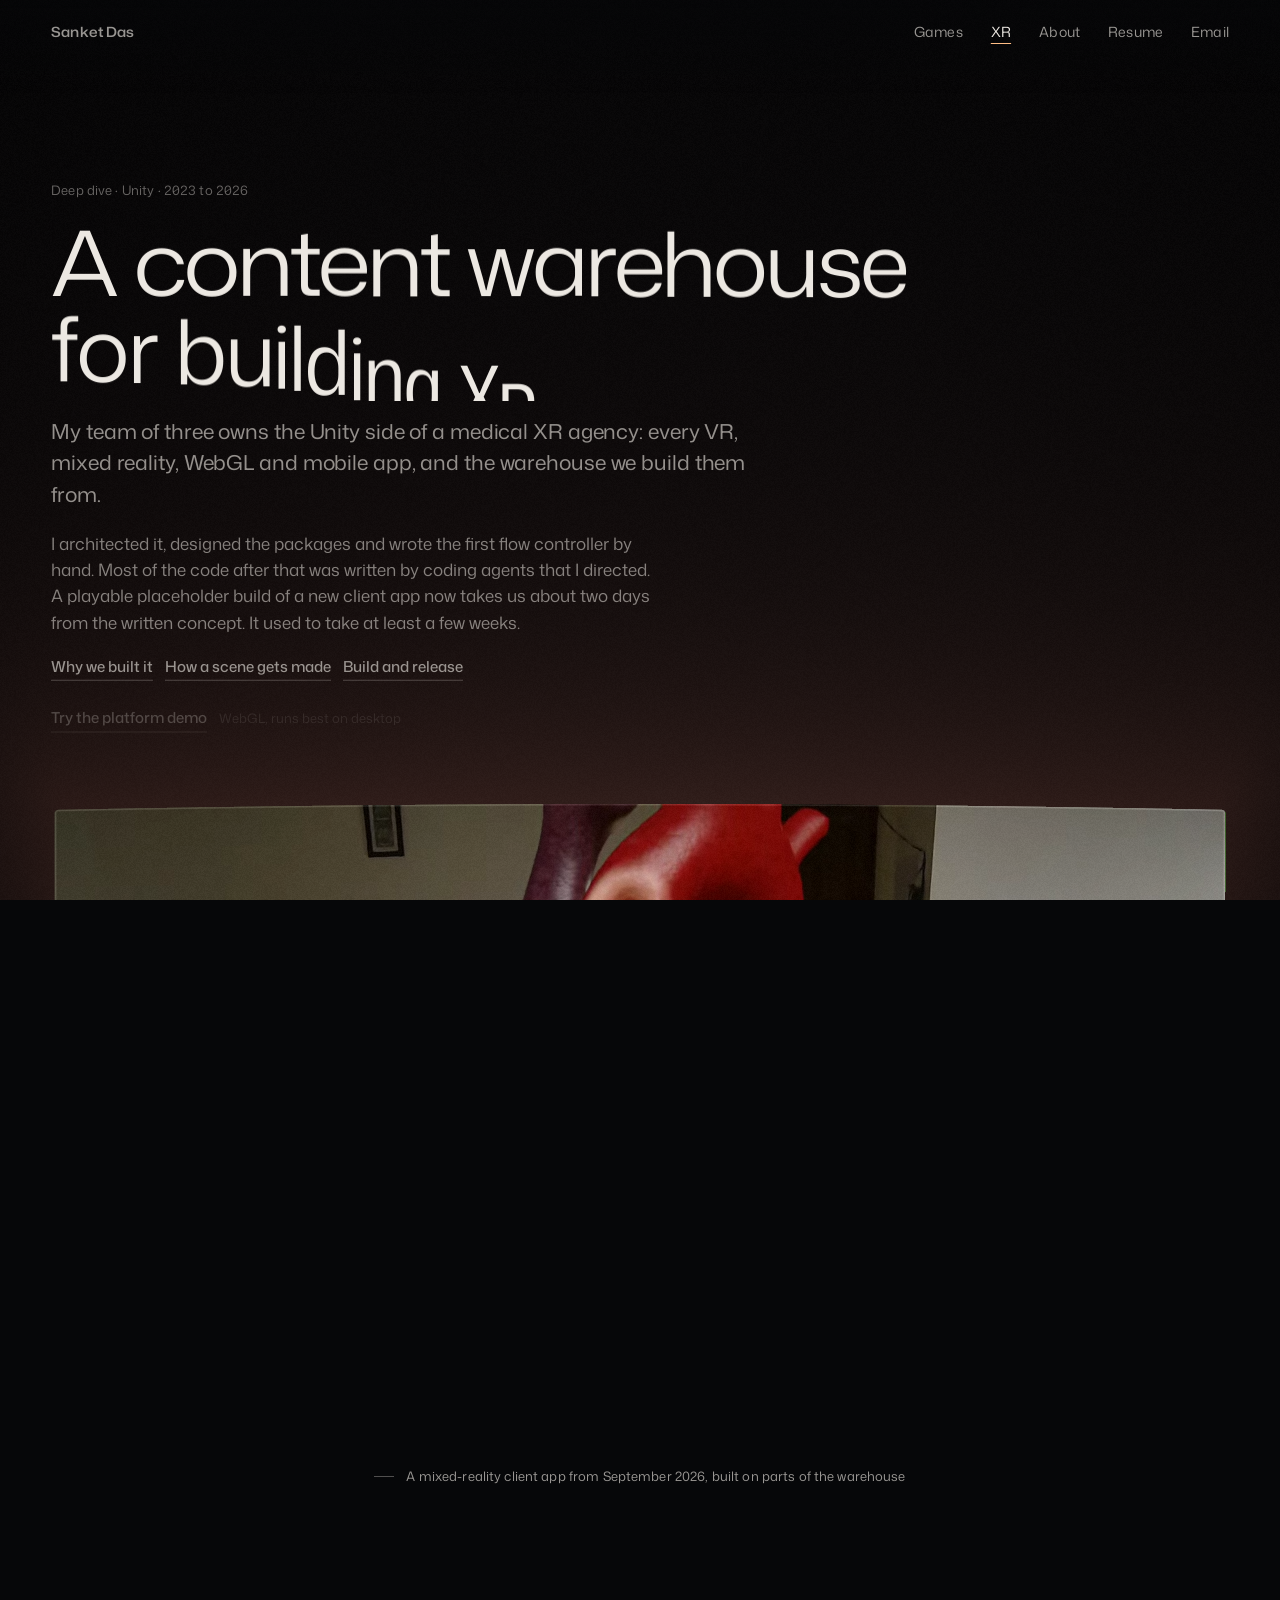
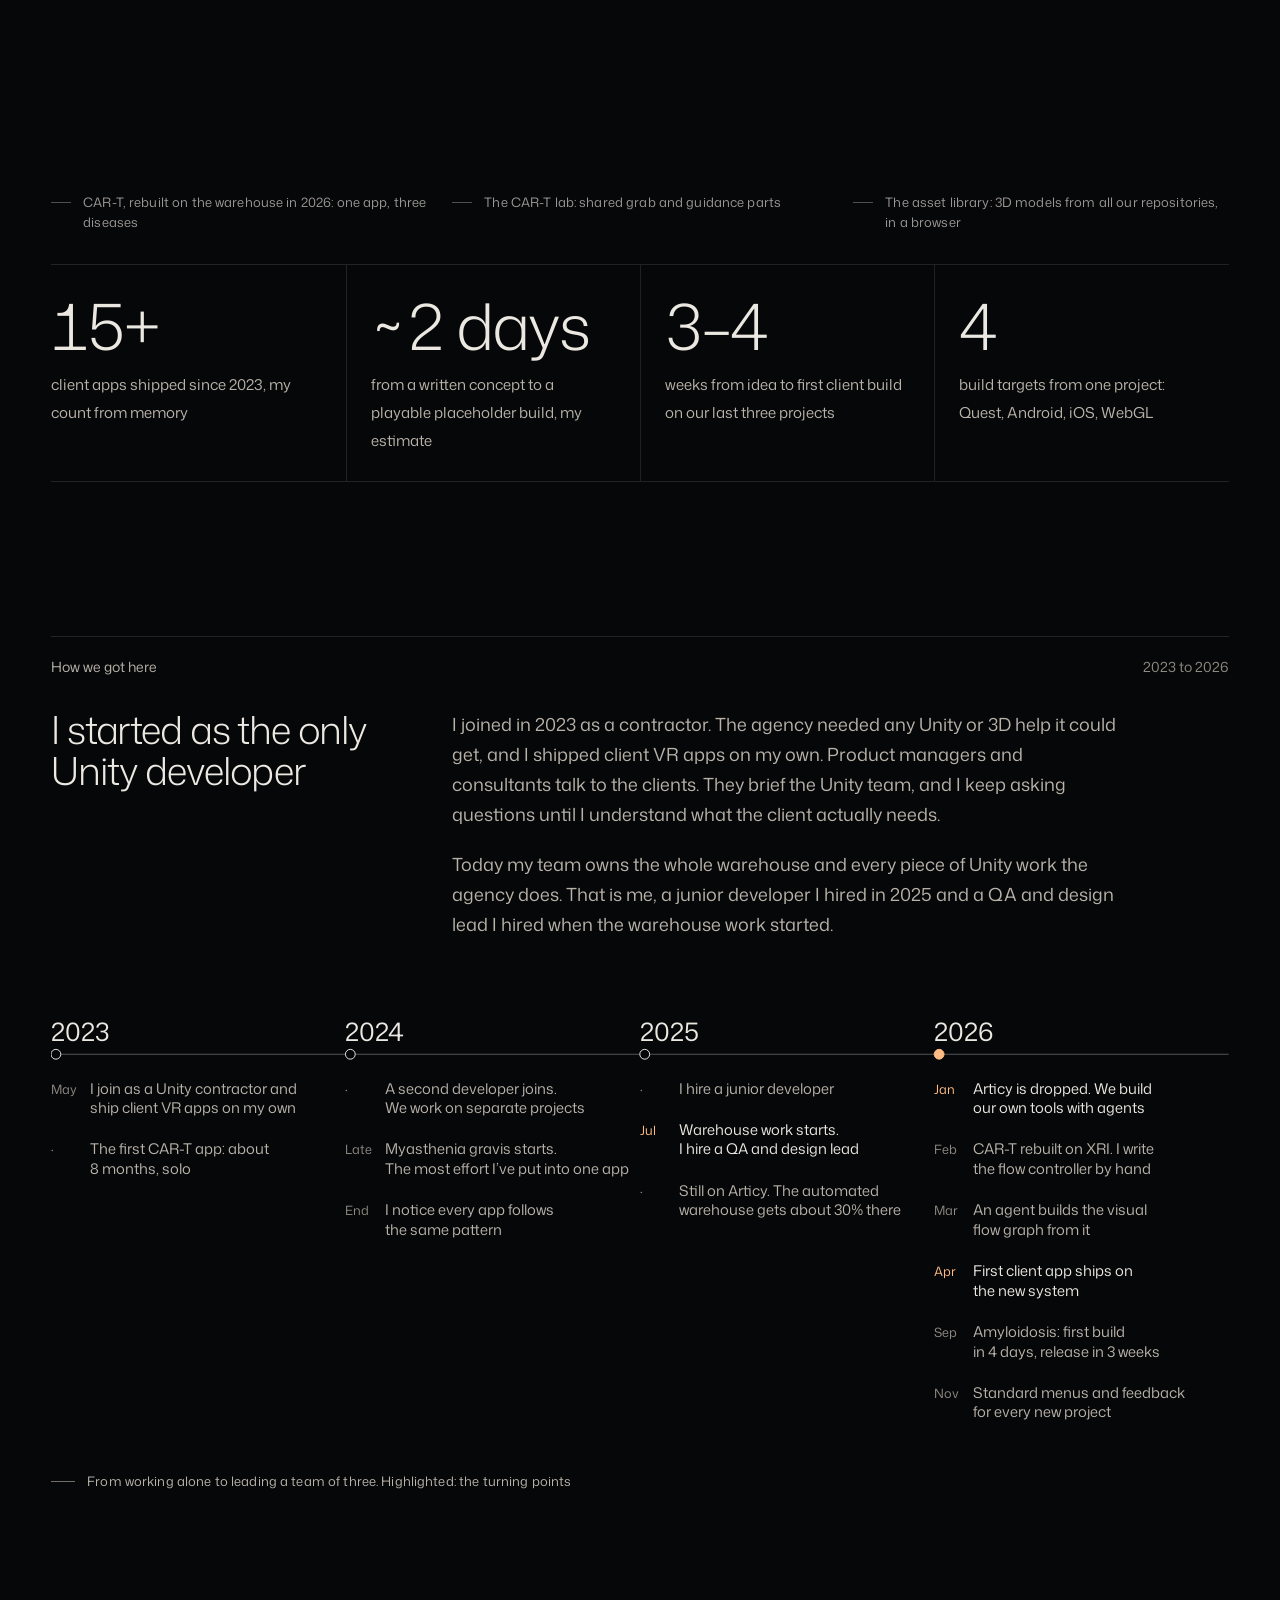
<file: xr/platform.html>
<!doctype html>
<html lang="en" data-media="../media/" data-root="../">
<head>
<meta charset="utf-8">
<meta name="viewport" content="width=device-width, initial-scale=1">
<title>A content warehouse for building XR faster · Deep dive · Sanket Das</title>
<meta name="description" content="The Unity content warehouse Sanket Das and his team built for Quest, Android, iOS and WebGL: a flow controller turned into a visual graph, a dialogue sheet for client approval, shared packages and build automation.">
<meta property="og:type" content="website">
<meta property="og:title" content="A content warehouse for building XR faster · Deep dive · Sanket Das">
<meta property="og:description" content="The Unity content warehouse Sanket Das and his team built for Quest, Android, iOS and WebGL: a flow controller turned into a visual graph, a dialogue sheet for client approval, shared packages and build automation.">
<meta property="og:url" content="https://raptor2012.github.io/portfolio/xr/platform.html">
<meta property="og:image" content="https://raptor2012.github.io/portfolio/og.jpg">
<meta property="og:image:width" content="1200">
<meta property="og:image:height" content="630">
<meta name="twitter:card" content="summary_large_image">
<link rel="icon" href="data:image/svg+xml,%3Csvg xmlns='http://www.w3.org/2000/svg' viewBox='0 0 32 32'%3E%3Crect width='32' height='32' rx='4' fill='%23060709'/%3E%3Ctext x='16' y='21.5' font-family='Arial,sans-serif' font-size='14' letter-spacing='-.5' fill='%23ece8e2' text-anchor='middle'%3ESD%3C/text%3E%3C/svg%3E">
<link rel="preload" as="image" href="../media/amyloidosis/amy-heart-hands-poster.webp" fetchpriority="high">
<link rel="preload" as="font" type="font/woff2" href="../fonts/mona-sans.woff2" crossorigin>
<link rel="stylesheet" href="../style.css">
<link rel="stylesheet" href="../deep.css">
<script>(function(){var d=document.documentElement,rm=matchMedia('(prefers-reduced-motion: reduce)').matches;d.classList.add(rm?'rm':'js');if(/[?&]capture/.test(location.search))d.classList.add('cap');})();</script>
</head>
<body>
<a class="skip" href="#main">Skip to content</a>
<canvas id="gl" aria-hidden="true"></canvas>
<div id="vids" aria-hidden="true"></div>
<nav class="top" aria-label="Main">
  <a class="brand" href="../">Sanket Das</a>
  <ul>
    <li><a href="../games/">Games</a></li>
    <li><a href="../xr/" aria-current="page">XR</a></li>
    <li class="n-about"><a href="../#about">About</a></li>
    <li class="n-res"><a href="../resume/Sanket_Das_Resume.pdf">Resume</a></li>
    <li><a href="mailto:sanketdas@live.com">Email</a></li>
  </ul>
</nav>
<header class="dd-head" id="top">
  <div class="wrap dd-copy">
    <p class="meta" data-intro>Deep dive · Unity · 2023 to 2026</p>
    <h1 class="dd-title" data-name data-w="112" data-w-phone="104">A content warehouse for building XR faster</h1>
    <p class="lede" data-intro>My team of three owns the Unity side of a medical XR agency: every VR, mixed reality, WebGL and mobile app, and the warehouse we build them from.</p>
    <p class="body" data-intro>I architected it, designed the packages and wrote the first flow controller by hand. Most of the code after that was written by coding agents that I directed. A playable placeholder build of a new client app now takes us about two days from the written concept. It used to take at least a few weeks.</p>
    <p data-intro class="play"><a href="#pattern-h">Why we built it</a><a href="#auth-h">How a scene gets made</a><a href="#ci">Build and release</a></p>
    <p data-intro class="play"><a href="https://raptor2012.github.io/onxt-demo/" target="_blank" rel="noopener">Try the platform demo<span class="sr"> (opens in a new tab)</span></a><small>WebGL, runs best on desktop</small></p>
  </div>
  <figure class="wrap dd-fig">
    <div class="screen" data-clip="amyloidosis/amy-heart-hands" data-pos="52% 50%" data-reflect=".2" data-glow="1" style="--ar:1920/1080"><img src="../media/amyloidosis/amy-heart-hands-poster.webp" width="1920" height="1080" alt="Mixed reality: two tracked hands hold a cut-open heart in a living room" decoding="async" fetchpriority="high"></div>
    <figcaption class="cap">A mixed-reality client app from September 2026, built on parts of the warehouse</figcaption>
  </figure>
  <div class="wrap">
    <div class="strip" style="--n:3" data-rise>
      <figure><div class="screen" data-clip="car-t/cart-vr-indication" data-pos="50% 50%" style="--ar:1280/720"><img src="../media/car-t/cart-vr-indication-poster.webp" width="1280" height="720" alt="VR: a floating panel offers lupus, polymyositis or systemic sclerosis" loading="lazy" decoding="async"></div><figcaption class="cap">CAR-T, rebuilt on the warehouse in 2026: one app, three diseases</figcaption></figure>
      <figure><div class="screen" data-clip="car-t/cart-vr-lab" data-pos="50% 50%" style="--ar:1280/720"><img src="../media/car-t/cart-vr-lab-poster.webp" width="1280" height="720" alt="VR: the player grabs a blood cell and an antibody in a lab, guided by arrows" loading="lazy" decoding="async"></div><figcaption class="cap">The CAR-T lab: shared grab and guidance parts</figcaption></figure>
      <figure><div class="screen" data-still="../img/asset-library-web-169.webp" style="--ar:1600/900"><img src="../img/asset-library-web-169.webp" width="1600" height="900" alt="The asset library in a browser: a search for microscope, a 3D preview of a laboratory microscope and its size, triangle count and tags" loading="lazy" decoding="async"></div><figcaption class="cap">The asset library: 3D models from all our repositories, in a browser</figcaption></figure>
    </div>
  </div>
</header>

<main id="main" class="dd">
<section aria-label="In numbers">
  <div class="l-wrap">
    <ul class="l-facts" data-rise>
      <li><b>15+</b><span>client apps shipped since 2023, my count from memory</span></li>
      <li><b>~2 days</b><span>from a written concept to a playable placeholder build, my estimate</span></li>
      <li><b>3–4</b><span>weeks from idea to first client build on our last three projects</span></li>
      <li><b>4</b><span>build targets from one project: Quest, Android, iOS, WebGL</span></li>
    </ul>
  </div>
</section>

<section class="l-section" aria-labelledby="arc-h">
  <div class="l-wrap">
    <div class="l-label"><span>How we got here</span><span>2023 to 2026</span></div>
    <div class="l-cols l-cols--prose">
      <h2 class="l-display" id="arc-h">I started as the only Unity developer</h2>
      <div class="l-main l-prose" data-rise>
        <p>I joined in 2023 as a contractor. The agency needed any Unity or 3D help it could get, and I shipped client VR apps on my own. Product managers and consultants talk to the clients. They brief the Unity team, and I keep asking questions until I understand what the client actually needs.</p>
        <p>Today my team owns the whole warehouse and every piece of Unity work the agency does. That is me, a junior developer I hired in 2025 and a QA and design lead I hired when the warehouse work started.</p>
      </div>
    </div>
    <figure class="l-figure" data-rise>
<svg class="l-arch l-arch-d" viewBox="0 0 1200 452" role="img" aria-label="Timeline from 2023 to 2026. 2023: I join as a Unity contractor and ship client VR apps alone; the first CAR-T app takes about 8 months. 2024: a second developer joins; myasthenia gravis starts; I notice every app follows the same pattern. 2025: I hire a junior developer; warehouse work starts in July and I hire a QA and design lead; still on Articy. 2026: Articy dropped in January; CAR-T rebuilt and the flow controller written by hand in February; visual flow graph in March; first client app on the new system in April; Amyloidosis in September; standard menus and feedback in November."><line x1="0" y1="40" x2="1200" y2="40" stroke="rgba(236,232,226,.36)" stroke-width="1"/><circle cx="5" cy="40" r="5" fill="#060709" stroke="#ece8e2" stroke-width="1"/><text x="0" y="26" font-family="Mona Sans, Helvetica Neue, Arial, sans-serif" font-size="26" fill="#ece8e2">2023</text><text x="0" y="80" font-family="Mona Sans, Helvetica Neue, Arial, sans-serif" font-size="13" fill="#8f8a82">May</text><text x="40" y="80" font-family="Mona Sans, Helvetica Neue, Arial, sans-serif" font-size="15" fill="#b9b3aa">I join as a Unity contractor and</text><text x="40" y="100" font-family="Mona Sans, Helvetica Neue, Arial, sans-serif" font-size="15" fill="#b9b3aa">ship client VR apps on my own</text><text x="0" y="142" font-family="Mona Sans, Helvetica Neue, Arial, sans-serif" font-size="13" fill="#8f8a82">·</text><text x="40" y="142" font-family="Mona Sans, Helvetica Neue, Arial, sans-serif" font-size="15" fill="#b9b3aa">The first CAR-T app: about</text><text x="40" y="162" font-family="Mona Sans, Helvetica Neue, Arial, sans-serif" font-size="15" fill="#b9b3aa">8 months, solo</text><circle cx="305" cy="40" r="5" fill="#060709" stroke="#ece8e2" stroke-width="1"/><text x="300" y="26" font-family="Mona Sans, Helvetica Neue, Arial, sans-serif" font-size="26" fill="#ece8e2">2024</text><text x="300" y="80" font-family="Mona Sans, Helvetica Neue, Arial, sans-serif" font-size="13" fill="#8f8a82">·</text><text x="340" y="80" font-family="Mona Sans, Helvetica Neue, Arial, sans-serif" font-size="15" fill="#b9b3aa">A second developer joins.</text><text x="340" y="100" font-family="Mona Sans, Helvetica Neue, Arial, sans-serif" font-size="15" fill="#b9b3aa">We work on separate projects</text><text x="300" y="142" font-family="Mona Sans, Helvetica Neue, Arial, sans-serif" font-size="13" fill="#8f8a82">Late</text><text x="340" y="142" font-family="Mona Sans, Helvetica Neue, Arial, sans-serif" font-size="15" fill="#b9b3aa">Myasthenia gravis starts.</text><text x="340" y="162" font-family="Mona Sans, Helvetica Neue, Arial, sans-serif" font-size="15" fill="#b9b3aa">The most effort I’ve put into one app</text><text x="300" y="204" font-family="Mona Sans, Helvetica Neue, Arial, sans-serif" font-size="13" fill="#8f8a82">End</text><text x="340" y="204" font-family="Mona Sans, Helvetica Neue, Arial, sans-serif" font-size="15" fill="#b9b3aa">I notice every app follows</text><text x="340" y="224" font-family="Mona Sans, Helvetica Neue, Arial, sans-serif" font-size="15" fill="#b9b3aa">the same pattern</text><circle cx="605" cy="40" r="5" fill="#060709" stroke="#ece8e2" stroke-width="1"/><text x="600" y="26" font-family="Mona Sans, Helvetica Neue, Arial, sans-serif" font-size="26" fill="#ece8e2">2025</text><text x="600" y="80" font-family="Mona Sans, Helvetica Neue, Arial, sans-serif" font-size="13" fill="#8f8a82">·</text><text x="640" y="80" font-family="Mona Sans, Helvetica Neue, Arial, sans-serif" font-size="15" fill="#b9b3aa">I hire a junior developer</text><text x="600" y="122" font-family="Mona Sans, Helvetica Neue, Arial, sans-serif" font-size="13" fill="#ffbd85">Jul</text><text x="640" y="122" font-family="Mona Sans, Helvetica Neue, Arial, sans-serif" font-size="15" fill="#ece8e2">Warehouse work starts.</text><text x="640" y="142" font-family="Mona Sans, Helvetica Neue, Arial, sans-serif" font-size="15" fill="#ece8e2">I hire a QA and design lead</text><text x="600" y="184" font-family="Mona Sans, Helvetica Neue, Arial, sans-serif" font-size="13" fill="#8f8a82">·</text><text x="640" y="184" font-family="Mona Sans, Helvetica Neue, Arial, sans-serif" font-size="15" fill="#b9b3aa">Still on Articy. The automated</text><text x="640" y="204" font-family="Mona Sans, Helvetica Neue, Arial, sans-serif" font-size="15" fill="#b9b3aa">warehouse gets about 30% there</text><circle cx="905" cy="40" r="5" fill="#ffbd85" stroke="#ffbd85" stroke-width="1"/><text x="900" y="26" font-family="Mona Sans, Helvetica Neue, Arial, sans-serif" font-size="26" fill="#ece8e2">2026</text><text x="900" y="80" font-family="Mona Sans, Helvetica Neue, Arial, sans-serif" font-size="13" fill="#ffbd85">Jan</text><text x="940" y="80" font-family="Mona Sans, Helvetica Neue, Arial, sans-serif" font-size="15" fill="#ece8e2">Articy is dropped. We build</text><text x="940" y="100" font-family="Mona Sans, Helvetica Neue, Arial, sans-serif" font-size="15" fill="#ece8e2">our own tools with agents</text><text x="900" y="142" font-family="Mona Sans, Helvetica Neue, Arial, sans-serif" font-size="13" fill="#8f8a82">Feb</text><text x="940" y="142" font-family="Mona Sans, Helvetica Neue, Arial, sans-serif" font-size="15" fill="#b9b3aa">CAR-T rebuilt on XRI. I write</text><text x="940" y="162" font-family="Mona Sans, Helvetica Neue, Arial, sans-serif" font-size="15" fill="#b9b3aa">the flow controller by hand</text><text x="900" y="204" font-family="Mona Sans, Helvetica Neue, Arial, sans-serif" font-size="13" fill="#8f8a82">Mar</text><text x="940" y="204" font-family="Mona Sans, Helvetica Neue, Arial, sans-serif" font-size="15" fill="#b9b3aa">An agent builds the visual</text><text x="940" y="224" font-family="Mona Sans, Helvetica Neue, Arial, sans-serif" font-size="15" fill="#b9b3aa">flow graph from it</text><text x="900" y="266" font-family="Mona Sans, Helvetica Neue, Arial, sans-serif" font-size="13" fill="#ffbd85">Apr</text><text x="940" y="266" font-family="Mona Sans, Helvetica Neue, Arial, sans-serif" font-size="15" fill="#ece8e2">First client app ships on</text><text x="940" y="286" font-family="Mona Sans, Helvetica Neue, Arial, sans-serif" font-size="15" fill="#ece8e2">the new system</text><text x="900" y="328" font-family="Mona Sans, Helvetica Neue, Arial, sans-serif" font-size="13" fill="#8f8a82">Sep</text><text x="940" y="328" font-family="Mona Sans, Helvetica Neue, Arial, sans-serif" font-size="15" fill="#b9b3aa">Amyloidosis: first build</text><text x="940" y="348" font-family="Mona Sans, Helvetica Neue, Arial, sans-serif" font-size="15" fill="#b9b3aa">in 4 days, release in 3 weeks</text><text x="900" y="390" font-family="Mona Sans, Helvetica Neue, Arial, sans-serif" font-size="13" fill="#8f8a82">Nov</text><text x="940" y="390" font-family="Mona Sans, Helvetica Neue, Arial, sans-serif" font-size="15" fill="#b9b3aa">Standard menus and feedback</text><text x="940" y="410" font-family="Mona Sans, Helvetica Neue, Arial, sans-serif" font-size="15" fill="#b9b3aa">for every new project</text></svg>
<svg class="l-arch l-arch-m" viewBox="0 0 350 1011" role="img" aria-label="Timeline from 2023 to 2026. 2023: I join as a Unity contractor and ship client VR apps alone; the first CAR-T app takes about 8 months. 2024: a second developer joins; myasthenia gravis starts; I notice every app follows the same pattern. 2025: I hire a junior developer; warehouse work starts in July and I hire a QA and design lead; still on Articy. 2026: Articy dropped in January; CAR-T rebuilt and the flow controller written by hand in February; visual flow graph in March; first client app on the new system in April; Amyloidosis in September; standard menus and feedback in November."><text x="0" y="32" font-family="Mona Sans, Helvetica Neue, Arial, sans-serif" font-size="24" fill="#ece8e2">2023</text><line x1="0" y1="44" x2="350" y2="44" stroke="rgba(236,232,226,.16)" stroke-width="1"/><text x="0" y="68" font-family="Mona Sans, Helvetica Neue, Arial, sans-serif" font-size="12" fill="#8f8a82">May</text><text x="40" y="68" font-family="Mona Sans, Helvetica Neue, Arial, sans-serif" font-size="14" fill="#b9b3aa">I join as a Unity contractor and ship</text><text x="40" y="87" font-family="Mona Sans, Helvetica Neue, Arial, sans-serif" font-size="14" fill="#b9b3aa">client VR apps on my own</text><text x="0" y="122" font-family="Mona Sans, Helvetica Neue, Arial, sans-serif" font-size="12" fill="#8f8a82">·</text><text x="40" y="122" font-family="Mona Sans, Helvetica Neue, Arial, sans-serif" font-size="14" fill="#b9b3aa">The first CAR-T app: about 8 months,</text><text x="40" y="141" font-family="Mona Sans, Helvetica Neue, Arial, sans-serif" font-size="14" fill="#b9b3aa">solo</text><text x="0" y="206" font-family="Mona Sans, Helvetica Neue, Arial, sans-serif" font-size="24" fill="#ece8e2">2024</text><line x1="0" y1="218" x2="350" y2="218" stroke="rgba(236,232,226,.16)" stroke-width="1"/><text x="0" y="242" font-family="Mona Sans, Helvetica Neue, Arial, sans-serif" font-size="12" fill="#8f8a82">·</text><text x="40" y="242" font-family="Mona Sans, Helvetica Neue, Arial, sans-serif" font-size="14" fill="#b9b3aa">A second developer joins. We work on</text><text x="40" y="261" font-family="Mona Sans, Helvetica Neue, Arial, sans-serif" font-size="14" fill="#b9b3aa">separate projects</text><text x="0" y="296" font-family="Mona Sans, Helvetica Neue, Arial, sans-serif" font-size="12" fill="#8f8a82">Late</text><text x="40" y="296" font-family="Mona Sans, Helvetica Neue, Arial, sans-serif" font-size="14" fill="#b9b3aa">Myasthenia gravis starts. The most</text><text x="40" y="315" font-family="Mona Sans, Helvetica Neue, Arial, sans-serif" font-size="14" fill="#b9b3aa">effort I’ve put into one app</text><text x="0" y="350" font-family="Mona Sans, Helvetica Neue, Arial, sans-serif" font-size="12" fill="#8f8a82">End</text><text x="40" y="350" font-family="Mona Sans, Helvetica Neue, Arial, sans-serif" font-size="14" fill="#b9b3aa">I notice every app follows the same</text><text x="40" y="369" font-family="Mona Sans, Helvetica Neue, Arial, sans-serif" font-size="14" fill="#b9b3aa">pattern</text><text x="0" y="434" font-family="Mona Sans, Helvetica Neue, Arial, sans-serif" font-size="24" fill="#ece8e2">2025</text><line x1="0" y1="446" x2="350" y2="446" stroke="rgba(236,232,226,.16)" stroke-width="1"/><text x="0" y="470" font-family="Mona Sans, Helvetica Neue, Arial, sans-serif" font-size="12" fill="#8f8a82">·</text><text x="40" y="470" font-family="Mona Sans, Helvetica Neue, Arial, sans-serif" font-size="14" fill="#b9b3aa">I hire a junior developer</text><text x="0" y="505" font-family="Mona Sans, Helvetica Neue, Arial, sans-serif" font-size="12" fill="#ffbd85">Jul</text><text x="40" y="505" font-family="Mona Sans, Helvetica Neue, Arial, sans-serif" font-size="14" fill="#ece8e2">Warehouse work starts. I hire a QA and</text><text x="40" y="524" font-family="Mona Sans, Helvetica Neue, Arial, sans-serif" font-size="14" fill="#ece8e2">design lead</text><text x="0" y="559" font-family="Mona Sans, Helvetica Neue, Arial, sans-serif" font-size="12" fill="#8f8a82">·</text><text x="40" y="559" font-family="Mona Sans, Helvetica Neue, Arial, sans-serif" font-size="14" fill="#b9b3aa">Still on Articy. The automated</text><text x="40" y="578" font-family="Mona Sans, Helvetica Neue, Arial, sans-serif" font-size="14" fill="#b9b3aa">warehouse gets about 30% there</text><text x="0" y="643" font-family="Mona Sans, Helvetica Neue, Arial, sans-serif" font-size="24" fill="#ece8e2">2026</text><line x1="0" y1="655" x2="350" y2="655" stroke="rgba(236,232,226,.16)" stroke-width="1"/><text x="0" y="679" font-family="Mona Sans, Helvetica Neue, Arial, sans-serif" font-size="12" fill="#ffbd85">Jan</text><text x="40" y="679" font-family="Mona Sans, Helvetica Neue, Arial, sans-serif" font-size="14" fill="#ece8e2">Articy is dropped. We build our own</text><text x="40" y="698" font-family="Mona Sans, Helvetica Neue, Arial, sans-serif" font-size="14" fill="#ece8e2">tools with agents</text><text x="0" y="733" font-family="Mona Sans, Helvetica Neue, Arial, sans-serif" font-size="12" fill="#8f8a82">Feb</text><text x="40" y="733" font-family="Mona Sans, Helvetica Neue, Arial, sans-serif" font-size="14" fill="#b9b3aa">CAR-T rebuilt on XRI. I write the flow</text><text x="40" y="752" font-family="Mona Sans, Helvetica Neue, Arial, sans-serif" font-size="14" fill="#b9b3aa">controller by hand</text><text x="0" y="787" font-family="Mona Sans, Helvetica Neue, Arial, sans-serif" font-size="12" fill="#8f8a82">Mar</text><text x="40" y="787" font-family="Mona Sans, Helvetica Neue, Arial, sans-serif" font-size="14" fill="#b9b3aa">An agent builds the visual flow graph</text><text x="40" y="806" font-family="Mona Sans, Helvetica Neue, Arial, sans-serif" font-size="14" fill="#b9b3aa">from it</text><text x="0" y="841" font-family="Mona Sans, Helvetica Neue, Arial, sans-serif" font-size="12" fill="#ffbd85">Apr</text><text x="40" y="841" font-family="Mona Sans, Helvetica Neue, Arial, sans-serif" font-size="14" fill="#ece8e2">First client app ships on the new</text><text x="40" y="860" font-family="Mona Sans, Helvetica Neue, Arial, sans-serif" font-size="14" fill="#ece8e2">system</text><text x="0" y="895" font-family="Mona Sans, Helvetica Neue, Arial, sans-serif" font-size="12" fill="#8f8a82">Sep</text><text x="40" y="895" font-family="Mona Sans, Helvetica Neue, Arial, sans-serif" font-size="14" fill="#b9b3aa">Amyloidosis: first build in 4 days,</text><text x="40" y="914" font-family="Mona Sans, Helvetica Neue, Arial, sans-serif" font-size="14" fill="#b9b3aa">release in 3 weeks</text><text x="0" y="949" font-family="Mona Sans, Helvetica Neue, Arial, sans-serif" font-size="12" fill="#8f8a82">Nov</text><text x="40" y="949" font-family="Mona Sans, Helvetica Neue, Arial, sans-serif" font-size="14" fill="#b9b3aa">Standard menus and feedback for every</text><text x="40" y="968" font-family="Mona Sans, Helvetica Neue, Arial, sans-serif" font-size="14" fill="#b9b3aa">new project</text></svg>
<figcaption class="l-slate l-slate--long">From working alone to leading a team of three. Highlighted: the turning points</figcaption></figure>
  </div>
</section>

<section class="l-section" aria-labelledby="pattern-h">
  <div class="l-wrap">
    <div class="l-label"><span>The pattern</span><span>End of 2024</span></div>
    <div class="l-cols l-cols--prose">
      <h2 class="l-display" id="pattern-h">Every app followed the same loop</h2>
      <div class="l-main l-prose" data-rise>
        <p>After a year of single-player VR apps for Quest, I noticed I was building the same thing over and over. A character introduces the topic. Animations show how the disease works, healthy and unhealthy. The user does something interactive with it. The character closes with a short monologue.</p>
        <p>The disease changed with every client. The loop didn’t. And by then the same apps also had to run in the browser, on Android and on iPhone. So the idea was to stop building apps and build a content factory instead: package every interaction we had, and make a new app by taking what it needs.</p>
      </div>
    </div>
    <figure class="l-figure l-async" data-rise>
      <ol class="l-async-steps" aria-label="The loop every client app followed">
        <li><span class="l-meta">Moment</span><b>A character introduces the topic</b><i>Dialogue and animation</i></li>
        <li><span class="l-meta">Moment</span><b>Healthy and unhealthy</b><i>How the disease works, animated</i></li>
        <li class="l-a"><span class="l-meta">Action</span><b>The user does something</b><i>Grab, scan, throw, place</i></li>
        <li><span class="l-meta">Moment</span><b>The character wraps up</b><i>A closing monologue</i></li>
      </ol>
      <div class="l-async-token"><b>A Moment is something you watch or hear. An Action waits for you.</b><span>Every scene we had ever built broke down into these two</span></div>
      <figcaption class="l-slate l-slate--long">The loop, and the two kinds of step that later became the flow controller</figcaption>
    </figure>
    <ol class="l-why" data-rise aria-label="From one app per client to one warehouse">
      <li><svg viewBox="0 0 240 96" aria-hidden="true"><rect class="l-o" x="0.5" y="20.5" width="39" height="59"/><rect class="l-f" x="8" y="30" width="24" height="6"/><rect class="l-o" x="50.5" y="20.5" width="39" height="59"/><rect class="l-f" x="58" y="54" width="14" height="20"/><rect class="l-o" x="100.5" y="20.5" width="39" height="59"/><rect class="l-f" x="108" y="32" width="10" height="30"/><rect class="l-o" x="150.5" y="20.5" width="39" height="59"/><rect class="l-f" x="166" y="46" width="16" height="8"/><rect class="l-o" x="200.5" y="20.5" width="39" height="59"/><rect class="l-f" x="208" y="60" width="24" height="10"/></svg><p class="l-meta">2023 to 2024</p><p>One app per client. Reuse meant copying folders into the next project.</p></li>
      <li><svg viewBox="0 0 240 96" aria-hidden="true"><rect class="l-o" x="0.5" y="20.5" width="39" height="59"/><rect class="l-r" x="8" y="28" width="24" height="12"/><rect class="l-f" x="8" y="66" width="24" height="6"/><rect class="l-o" x="50.5" y="20.5" width="39" height="59"/><rect class="l-r" x="58" y="28" width="24" height="12"/><rect class="l-f" x="58" y="66" width="14" height="6"/><rect class="l-o" x="100.5" y="20.5" width="39" height="59"/><rect class="l-r" x="108" y="28" width="24" height="12"/><rect class="l-f" x="122" y="66" width="10" height="6"/><rect class="l-o" x="150.5" y="20.5" width="39" height="59"/><rect class="l-r" x="158" y="28" width="24" height="12"/><rect class="l-f" x="158" y="48" width="16" height="4"/><rect class="l-o" x="200.5" y="20.5" width="39" height="59"/><rect class="l-r" x="208" y="28" width="24" height="12"/><rect class="l-f" x="208" y="66" width="24" height="6"/></svg><p class="l-meta">End of 2024</p><p>The same loop, marked in orange, sitting inside every one of them.</p></li>
      <li><svg viewBox="0 0 240 96" aria-hidden="true"><rect class="l-r" x="1" y="1" width="238" height="34"/><rect class="l-f" x="10" y="10" width="37" height="16"/><rect class="l-f" x="55" y="10" width="37" height="16"/><rect class="l-f" x="100" y="10" width="37" height="16"/><rect class="l-f" x="145" y="10" width="37" height="16"/><rect class="l-f" x="190" y="10" width="37" height="16"/><line class="l-w" x1="20" y1="36" x2="20" y2="56"/><rect class="l-o" x="0.5" y="56.5" width="39" height="39"/><rect class="l-r" x="8" y="64" width="24" height="10"/><line class="l-w" x1="70" y1="36" x2="70" y2="56"/><rect class="l-o" x="50.5" y="56.5" width="39" height="39"/><rect class="l-r" x="58" y="64" width="24" height="10"/><line class="l-w" x1="120" y1="36" x2="120" y2="56"/><rect class="l-o" x="100.5" y="56.5" width="39" height="39"/><rect class="l-r" x="108" y="64" width="24" height="10"/><line class="l-w" x1="170" y1="36" x2="170" y2="56"/><rect class="l-o" x="150.5" y="56.5" width="39" height="39"/><rect class="l-r" x="158" y="64" width="24" height="10"/><line class="l-w" x1="220" y1="36" x2="220" y2="56"/><rect class="l-o" x="200.5" y="56.5" width="39" height="39"/><rect class="l-r" x="208" y="64" width="24" height="10"/></svg><p class="l-meta">2025 onward</p><p>One warehouse of packages, rooms and tools. Each project takes what it needs.</p></li>
    </ol>
  </div>
</section>

<section class="l-section" aria-labelledby="proc-h">
  <div class="l-wrap">
    <div class="l-label"><span>A client project today</span><span>2026</span></div>
    <div class="l-cols l-cols--prose">
      <h2 class="l-display" id="proc-h">The client reviews one scene while we build the next</h2>
      <div class="l-main l-prose" data-rise>
        <p>A project starts with a brief. The product manager walks us through what the client wants, and we meet again to talk through how to build it. Then we get a flow document, with sketches if the client needs new animations or a new room, and a Google Sheet with the first round of dialogue.</p>
        <p>The freelance 3D artists, the other developer, our QA lead and I go through it together and decide what is new, what we can reuse and what the developers can make themselves. New 3D art takes the longest, and we are usually not directly involved there.</p>
        <p>One of us creates the project from the warehouse template, and agents turn the flow document and the dialogue sheet into a first flow graph that we can playtest. We deploy it to the target device, QA tests it and either marks it done or sends it back, and the product manager reviews it with the client.</p>
        <p>We split the work by scene. While the client tests one scene, we are already building the next one, or the two developers each take their own scenes.</p>
      </div>
    </div>
    <ol class="l-pipe" data-rise aria-label="The steps of a client project">
      <li><h3>Brief</h3><p>The product manager briefs us. I ask until I understand it</p></li>
      <li><h3>Flow doc and sheet</h3><p>Sketches where needed, and the first dialogue</p></li>
      <li><h3>v1 flow graph</h3><p>Agents build it from the two documents. About a day</p></li>
      <li><h3>Build and QA</h3><p>On the device, then QA. About a day each</p></li>
      <li><h3>Client review</h3><p>About a week per scene, then the next round</p></li>
    </ol>
    <figure class="l-figure" data-rise>
<svg class="l-arch l-arch-d" viewBox="0 0 1200 248" role="img" aria-label="Three scenes of one project on a timeline. Each scene gets a v1 flow graph in about a day, a device build in about a day and QA in about a day, then about a week of client review. Scene 2 starts when scene 1 goes to the client, and scene 3 starts when scene 2 does, so the team keeps building while the client reviews."><line x1="110" y1="8" x2="110" y2="204" stroke="rgba(236,232,226,.16)" stroke-width="1"/><text x="114" y="18" font-family="Mona Sans, Helvetica Neue, Arial, sans-serif" font-size="13" fill="#8f8a82">Day 1</text><line x1="558.8" y1="8" x2="558.8" y2="204" stroke="rgba(236,232,226,.16)" stroke-width="1"/><text x="562.8" y="18" font-family="Mona Sans, Helvetica Neue, Arial, sans-serif" font-size="13" fill="#8f8a82">Week 2</text><line x1="1007.6" y1="8" x2="1007.6" y2="204" stroke="rgba(236,232,226,.16)" stroke-width="1"/><text x="1011.6" y="18" font-family="Mona Sans, Helvetica Neue, Arial, sans-serif" font-size="13" fill="#8f8a82">Week 3</text><text x="0" y="57" font-family="Mona Sans, Helvetica Neue, Arial, sans-serif" font-size="15" fill="#ece8e2">Scene 1</text><rect x="111" y="32" width="62.1" height="40" rx="2" fill="#ffbd85" stroke="#ffbd85" stroke-width="1"/><rect x="175.1" y="32" width="62.1" height="40" rx="2" fill="#b9b3aa" stroke="#b9b3aa" stroke-width="1"/><text x="183.1" y="57" font-family="Mona Sans, Helvetica Neue, Arial, sans-serif" font-size="14" fill="#060709">Build</text><rect x="239.2" y="32" width="62.1" height="40" rx="2" fill="#17181c" stroke="#ece8e2" stroke-width="1"/><text x="247.2" y="57" font-family="Mona Sans, Helvetica Neue, Arial, sans-serif" font-size="14" fill="#b9b3aa">QA</text><rect x="303.4" y="32" width="446.8" height="40" rx="2" fill="#0d0e11" stroke="rgba(236,232,226,.36)" stroke-width="1"/><text x="311.4" y="57" font-family="Mona Sans, Helvetica Neue, Arial, sans-serif" font-size="14" fill="#b9b3aa">Client review, about a week</text><rect x="752.2" y="32" width="126.2" height="40" rx="2" fill="none" stroke="#ffbd85" stroke-width="1" stroke-dasharray="3 3"/><text x="0" y="117" font-family="Mona Sans, Helvetica Neue, Arial, sans-serif" font-size="15" fill="#ece8e2">Scene 2</text><rect x="303.4" y="92" width="62.1" height="40" rx="2" fill="#ffbd85" stroke="#ffbd85" stroke-width="1"/><rect x="367.5" y="92" width="62.1" height="40" rx="2" fill="#b9b3aa" stroke="#b9b3aa" stroke-width="1"/><text x="375.5" y="117" font-family="Mona Sans, Helvetica Neue, Arial, sans-serif" font-size="14" fill="#060709">Build</text><rect x="431.6" y="92" width="62.1" height="40" rx="2" fill="#17181c" stroke="#ece8e2" stroke-width="1"/><text x="439.6" y="117" font-family="Mona Sans, Helvetica Neue, Arial, sans-serif" font-size="14" fill="#b9b3aa">QA</text><rect x="495.7" y="92" width="446.8" height="40" rx="2" fill="#0d0e11" stroke="rgba(236,232,226,.36)" stroke-width="1"/><text x="503.7" y="117" font-family="Mona Sans, Helvetica Neue, Arial, sans-serif" font-size="14" fill="#b9b3aa">Client review, about a week</text><rect x="944.5" y="92" width="126.2" height="40" rx="2" fill="none" stroke="#ffbd85" stroke-width="1" stroke-dasharray="3 3"/><text x="0" y="177" font-family="Mona Sans, Helvetica Neue, Arial, sans-serif" font-size="15" fill="#ece8e2">Scene 3</text><rect x="495.7" y="152" width="62.1" height="40" rx="2" fill="#ffbd85" stroke="#ffbd85" stroke-width="1"/><rect x="559.8" y="152" width="62.1" height="40" rx="2" fill="#b9b3aa" stroke="#b9b3aa" stroke-width="1"/><text x="567.8" y="177" font-family="Mona Sans, Helvetica Neue, Arial, sans-serif" font-size="14" fill="#060709">Build</text><rect x="623.9" y="152" width="62.1" height="40" rx="2" fill="#17181c" stroke="#ece8e2" stroke-width="1"/><text x="631.9" y="177" font-family="Mona Sans, Helvetica Neue, Arial, sans-serif" font-size="14" fill="#b9b3aa">QA</text><rect x="688.1" y="152" width="446.8" height="40" rx="2" fill="#0d0e11" stroke="rgba(236,232,226,.36)" stroke-width="1"/><text x="696.1" y="177" font-family="Mona Sans, Helvetica Neue, Arial, sans-serif" font-size="14" fill="#b9b3aa">Client review, about a week</text><rect x="1136.9" y="152" width="62.1" height="40" rx="2" fill="none" stroke="#ffbd85" stroke-width="1" stroke-dasharray="3 3"/><rect x="110" y="228" width="14" height="14" rx="2" fill="#ffbd85" stroke="#ffbd85" stroke-width="1"/><text x="132" y="240" font-family="Mona Sans, Helvetica Neue, Arial, sans-serif" font-size="14" fill="#b9b3aa">v1 flow graph from the docs, about a day</text><rect x="420" y="228" width="14" height="14" rx="2" fill="#b9b3aa" stroke="#b9b3aa" stroke-width="1"/><text x="442" y="240" font-family="Mona Sans, Helvetica Neue, Arial, sans-serif" font-size="14" fill="#b9b3aa">Build for the device, about a day</text><rect x="683.8" y="228" width="14" height="14" rx="2" fill="#17181c" stroke="#ece8e2" stroke-width="1"/><text x="705.8" y="240" font-family="Mona Sans, Helvetica Neue, Arial, sans-serif" font-size="14" fill="#b9b3aa">QA, about a day</text><rect x="828.8" y="228" width="14" height="14" rx="2" fill="#0d0e11" stroke="rgba(236,232,226,.36)" stroke-width="1"/><text x="850.8" y="240" font-family="Mona Sans, Helvetica Neue, Arial, sans-serif" font-size="14" fill="#b9b3aa">Client review</text><rect x="960.6" y="228" width="14" height="14" rx="2" fill="none" stroke="#ffbd85" stroke-width="1" stroke-dasharray="3 3"/><text x="982.6" y="240" font-family="Mona Sans, Helvetica Neue, Arial, sans-serif" font-size="14" fill="#b9b3aa">Next round of changes</text></svg>
<svg class="l-arch l-arch-m" viewBox="0 0 350 306" role="img" aria-label="Three scenes of one project on a timeline. Each scene gets a v1 flow graph in about a day, a device build in about a day and QA in about a day, then about a week of client review. Scene 2 starts when scene 1 goes to the client, and scene 3 starts when scene 2 does, so the team keeps building while the client reviews."><line x1="64" y1="8" x2="64" y2="174" stroke="rgba(236,232,226,.16)" stroke-width="1"/><text x="68" y="18" font-family="Mona Sans, Helvetica Neue, Arial, sans-serif" font-size="11" fill="#8f8a82">Day 1</text><line x1="181.8" y1="8" x2="181.8" y2="174" stroke="rgba(236,232,226,.16)" stroke-width="1"/><text x="185.8" y="18" font-family="Mona Sans, Helvetica Neue, Arial, sans-serif" font-size="11" fill="#8f8a82">Week 2</text><line x1="299.5" y1="8" x2="299.5" y2="174" stroke="rgba(236,232,226,.16)" stroke-width="1"/><text x="303.5" y="18" font-family="Mona Sans, Helvetica Neue, Arial, sans-serif" font-size="11" fill="#8f8a82">Week 3</text><text x="0" y="52" font-family="Mona Sans, Helvetica Neue, Arial, sans-serif" font-size="13" fill="#ece8e2">Scene 1</text><rect x="65" y="32" width="14.8" height="30" rx="2" fill="#ffbd85" stroke="#ffbd85" stroke-width="1"/><rect x="81.8" y="32" width="14.8" height="30" rx="2" fill="#b9b3aa" stroke="#b9b3aa" stroke-width="1"/><rect x="98.6" y="32" width="14.8" height="30" rx="2" fill="#17181c" stroke="#ece8e2" stroke-width="1"/><rect x="115.5" y="32" width="115.8" height="30" rx="2" fill="#0d0e11" stroke="rgba(236,232,226,.36)" stroke-width="1"/><rect x="233.2" y="32" width="31.6" height="30" rx="2" fill="none" stroke="#ffbd85" stroke-width="1" stroke-dasharray="3 3"/><text x="0" y="102" font-family="Mona Sans, Helvetica Neue, Arial, sans-serif" font-size="13" fill="#ece8e2">Scene 2</text><rect x="115.5" y="82" width="14.8" height="30" rx="2" fill="#ffbd85" stroke="#ffbd85" stroke-width="1"/><rect x="132.3" y="82" width="14.8" height="30" rx="2" fill="#b9b3aa" stroke="#b9b3aa" stroke-width="1"/><rect x="149.1" y="82" width="14.8" height="30" rx="2" fill="#17181c" stroke="#ece8e2" stroke-width="1"/><rect x="165.9" y="82" width="115.8" height="30" rx="2" fill="#0d0e11" stroke="rgba(236,232,226,.36)" stroke-width="1"/><rect x="283.7" y="82" width="31.6" height="30" rx="2" fill="none" stroke="#ffbd85" stroke-width="1" stroke-dasharray="3 3"/><text x="0" y="152" font-family="Mona Sans, Helvetica Neue, Arial, sans-serif" font-size="13" fill="#ece8e2">Scene 3</text><rect x="165.9" y="132" width="14.8" height="30" rx="2" fill="#ffbd85" stroke="#ffbd85" stroke-width="1"/><rect x="182.8" y="132" width="14.8" height="30" rx="2" fill="#b9b3aa" stroke="#b9b3aa" stroke-width="1"/><rect x="199.6" y="132" width="14.8" height="30" rx="2" fill="#17181c" stroke="#ece8e2" stroke-width="1"/><rect x="216.4" y="132" width="115.8" height="30" rx="2" fill="#0d0e11" stroke="rgba(236,232,226,.36)" stroke-width="1"/><rect x="334.2" y="132" width="14.8" height="30" rx="2" fill="none" stroke="#ffbd85" stroke-width="1" stroke-dasharray="3 3"/><rect x="64" y="196" width="12" height="12" rx="2" fill="#ffbd85" stroke="#ffbd85" stroke-width="1"/><text x="84" y="207" font-family="Mona Sans, Helvetica Neue, Arial, sans-serif" font-size="13" fill="#b9b3aa">v1 flow graph, about a day</text><rect x="64" y="218" width="12" height="12" rx="2" fill="#b9b3aa" stroke="#b9b3aa" stroke-width="1"/><text x="84" y="229" font-family="Mona Sans, Helvetica Neue, Arial, sans-serif" font-size="13" fill="#b9b3aa">Build for the device, about a day</text><rect x="64" y="240" width="12" height="12" rx="2" fill="#17181c" stroke="#ece8e2" stroke-width="1"/><text x="84" y="251" font-family="Mona Sans, Helvetica Neue, Arial, sans-serif" font-size="13" fill="#b9b3aa">QA, about a day</text><rect x="64" y="262" width="12" height="12" rx="2" fill="#0d0e11" stroke="rgba(236,232,226,.36)" stroke-width="1"/><text x="84" y="273" font-family="Mona Sans, Helvetica Neue, Arial, sans-serif" font-size="13" fill="#b9b3aa">Client review, about a week</text><rect x="64" y="284" width="12" height="12" rx="2" fill="none" stroke="#ffbd85" stroke-width="1" stroke-dasharray="3 3"/><text x="84" y="295" font-family="Mona Sans, Helvetica Neue, Arial, sans-serif" font-size="13" fill="#b9b3aa">Next round of changes</text></svg>
<figcaption class="l-slate l-slate--long">How the scenes of one project overlap. Durations are my own estimates from our last projects. Short WebGL pieces take 2 to 3 review rounds, VR apps 5 to 6</figcaption></figure>
    <div class="l-cols l-cols--prose" style="margin-top:var(--gap-block)">
      <h3 class="l-display l-h3">Before and after, in my own estimates</h3>
      <div class="l-main" data-rise>
        <ul class="l-bars" aria-label="Idea to first client build">
          <li><b>A few months</b><span>Idea to first client build, before the current workflow</span><i style="width:100%;background:var(--text-2);border:0"></i></li>
          <li><b>3–4 weeks</b><span>The same, on our last three projects. Final release after all feedback took another 4 to 6</span><i style="width:25%"></i></li>
        </ul>
        <ul class="l-bars" aria-label="Concept to playable placeholder build">
          <li><b>A few weeks</b><span>Written concept to a playable build with placeholder art, before the warehouse</span><i style="width:100%;background:var(--text-2);border:0"></i></li>
          <li><b>~2 days</b><span>The same today, with all dialogue, characters and interactions, deployed to a headset or the browser</span><i style="width:14%"></i></li>
        </ul>
      </div>
    </div>
  </div>
</section>

<section class="l-section" aria-labelledby="auth-h">
  <div class="l-wrap">
    <div class="l-label"><span>Authoring</span><span>2025 to 2026</span></div>
    <div class="l-cols l-cols--prose">
      <h2 class="l-display" id="auth-h">We spent 2025 on a writing tool we didn’t need</h2>
      <div class="l-main l-prose" data-rise>
        <p>Through 2025 our stories were written in Articy:draft as chains of dialogue fragments. A contractor worked with us for about six months on the plugin inside Articy. In January 2025 I wrote the Unity side: the importer and the driver that played each chain in the scene. Later I took the plugin over and added events for objectives and touch interactions.</p>
        <p>It worked, but Articy needed its own bridge into Unity, and that was a lot of work that didn’t need to exist. I said all through 2025 that Articy was outdated and that we could build our own tools. The answer that year was to stay with it, so I kept going and got the automated warehouse idea to maybe 30% on top of it.</p>
        <p>In early 2026 the decision changed. I pitched the product manager and the onsite team a plan: our team of three, working with coding agents, builds its own system in a few months. They agreed, and the first client app on it shipped in April. Around the same time I asked for an experienced software architect to be hired, because I had never held that role myself.</p>
      </div>
    </div>
    <figure class="l-shot l-figure--in" data-rise><img src="../img/articy-flow.webp" width="1542" height="559" alt="Articy:draft: three dialogue fragments in a row, reading grab the trash, pick up the scanner, scan the brain" loading="lazy" decoding="async"><figcaption class="l-slate l-slate--long">A story in Articy:draft in 2025. Each box is one line of dialogue or one instruction</figcaption></figure>

    <div class="l-cols l-cols--prose" style="margin-top:var(--gap-block)">
      <h3 class="l-display l-h3">The flow controller came out of a rebuild</h3>
      <div class="l-main l-prose" data-rise>
        <p>In February 2026 I was rebuilding the CAR-T app on XR Interaction Toolkit. I had already split every scene into Moments, where you wait for something to finish, and Actions, where you wait for the user. So I wrote a flow controller by hand in C# with UniTask and used that app to prove the idea. A developer listed the steps of a scene in order, and the controller could skip a step or start from any step. Testing the end of a long scene no longer meant playing through the start.</p>
        <p>Then I took one working scene from that controller and gave it to a coding agent as the example. It built a visual flow graph editor in Unity from it, with a runner and a debugger that shows which block is active.</p>
        <p>Once agents could edit graphs, they could also write them. Today a developer hands an agent the flow document and the dialogue sheet. The agent builds the whole placeholder app without anyone opening Unity: it pulls rooms from the scene importer, models from the asset library, a character from the character creator, and interactions and platform support from our packages.</p>
        <p>A designer could edit graphs by hand too, but we don’t have one on the team. Developers do most of it. Our product managers have tried it on their own projects, not on a client build yet, mostly because the document-to-graph route works well enough.</p>
      </div>
    </div>

    <h3 class="l-sub" data-rise>One scene, stored three ways</h3>
    <div class="l-model" data-rise>
      <div class="l-forms">
        <div class="l-form"><p class="l-meta">2025</p><h3>Written in Articy</h3><ol class="l-seq l-seq--data" aria-label="Say, grab, say, scan"><li class="l-m">Say</li><li class="l-a">Grab</li><li class="l-m">Say</li><li class="l-a">Scan</li></ol><dl class="l-kv"><div><dt>Stored as</dt><dd>Dialogue fragments chained in an Articy project</dd></div><div><dt>Run by</dt><dd>My Unity driver, through the Articy importer</dd></div><div><dt>Interactions</dt><dd>Plugin events for objectives and touch</dd></div><div><dt>Test the last step</dt><dd>Play from the start</dd></div></dl></div>
        <div class="l-form"><p class="l-meta">February 2026</p><h3>A list in code</h3><ol class="l-seq l-seq--list" aria-label="Say, grab, say, scan"><li class="l-m">Say<i>Moment</i></li><li class="l-a">Grab<i>Action</i></li><li class="l-m">Say<i>Moment</i></li><li class="l-a">Scan<i>Action</i></li></ol><dl class="l-kv"><div><dt>Stored as</dt><dd>An ordered list of steps on a scene component</dd></div><div><dt>Run by</dt><dd>The flow controller, async C# with UniTask</dd></div><div><dt>Interactions</dt><dd>Each step awaits a voice line, an animation or a user event</dd></div><div><dt>Test the last step</dt><dd>Skip, or start at any step</dd></div></dl></div>
        <div class="l-form l-form--key"><p class="l-meta">March 2026 onward</p><h3>A visual graph</h3><ol class="l-seq l-seq--graph" aria-label="Say, grab, say, scan"><li class="l-m">Say<i>Moment</i></li><li class="l-a">Grab<i>Action</i></li><li class="l-m">Say<i>Moment</i></li><li class="l-a">Scan<i>Action</i></li></ol><dl class="l-kv"><div><dt>Stored as</dt><dd>A graph asset: blocks joined by ports</dd></div><div><dt>Run by</dt><dd>The graph runner, with a debugger on the active block</dd></div><div><dt>Written by</dt><dd>Agents from the flow document and dialogue sheet, or developers in the editor</dd></div><div><dt>Test the last step</dt><dd>Start at any block</dd></div></dl></div>
      </div>
      <p class="l-legend"><span><b>Moment</b> waits for something to finish: a voice line, an animation, a timeline</span><span><b>Action</b> waits for a user event from the interaction packages: a grab, a touch, a scan</span></p>
    </div>

    <figure class="l-shot" data-rise style="margin-top:var(--gap-block)"><div class="l-pan" tabindex="0" role="group" aria-label="Flow graph, scrolls sideways on small screens"><img src="../img/flow-graph.webp" width="1802" height="612" alt="The flow graph editor with an instrument grab, tray placement and placement feedback. The success branch leads to a success message and the other branch leads to coaching." loading="lazy" decoding="async"></div><figcaption class="l-slate l-slate--long">A graph from the demo: grab an instrument, place it on a tray, then a success message or coaching depending on how it went</figcaption></figure>

    <div class="l-cols l-cols--prose" style="margin-top:var(--gap-block)">
      <h3 class="l-display l-h3">One graph, three kinds of input</h3>
      <div class="l-main l-prose" data-rise>
        <p>The same task from the demo in a desktop browser, on a phone and in a headset. Nobody wrote it three times. The prompt changes to click, tap or point with a controller ray depending on where it runs.</p>
      </div>
    </div>
    <div class="l-trio" data-rise>
      <figure><img src="../img/task-web-full.webp" width="1399" height="964" alt="The task in a desktop browser: the objective panel reads Press the cube, 1 of 4, and a prompt above the cube reads Click it" loading="lazy" decoding="async"><figcaption class="l-slate">Browser, mouse</figcaption></figure>
      <figure><img src="../img/task-mobile-full.webp" width="1399" height="964" alt="The same task on a phone: the prompt reads Tap it" loading="lazy" decoding="async"><figcaption class="l-slate">Phone, touch</figcaption></figure>
      <figure><img src="../img/task-vr-full.webp" width="1399" height="964" alt="The same task in a headset: a controller ray points at the cube, the prompt reads Point and pull the trigger, and a hint below says to turn the left wrist to see the watch" loading="lazy" decoding="async"><figcaption class="l-slate">Headset, controllers</figcaption></figure>
    </div>
  </div>
</section>

<section class="l-section" aria-labelledby="async-h">
  <div class="l-wrap">
    <div class="l-label"><span>Flow runtime</span><span>2026</span></div>
    <div class="l-cols l-cols--prose">
      <h2 class="l-display" id="async-h">Each block waits, then says where to go next</h2>
      <div class="l-main l-prose" data-rise>
        <p>Every block in a graph is an async step on UniTask. It does its work, waits as long as it needs, and returns the output port the flow should follow. The runner walks the graph like that, branches and nested sub-flows included, with no coroutines.</p>
        <p>Most blocks wait on the user or the scene: until the user teleports to a marker, until a Unity event fires, until the thumbstick turns, until an animation reaches a set point. Others play dialogue in time with animation, fade audio or fly an avatar along a path. The idle timeout in the Amyloidosis app, where the story moves on after a minute without input, is one of these waits.</p>
        <p>One cancellation token runs through the whole flow. Skipping, leaving the scene or holding the flow in the debugger cancels it, so every step has to pass the token to its waits and clean up what it registered. Text and voice for the active language load the same way, without blocking a frame. All of it runs in WebGL too.</p>
      </div>
    </div>
    <figure class="l-figure l-async" data-rise>
      <ol class="l-async-steps" aria-label="Four steps of a flow, each waiting before it returns the next port">
        <li><span class="l-meta">Moment</span><b>Dialogue</b><i>Plays in time with the animation</i></li>
        <li class="l-a"><span class="l-meta">Action</span><b>Teleport</b><i>Waits until the user reaches the marker</i></li>
        <li class="l-a"><span class="l-meta">Action</span><b>Turn</b><i>Waits for thumbstick input</i></li>
        <li><span class="l-meta">Moment</span><b>Animation</b><i>Waits until the clip reaches a set time</i></li>
      </ol>
      <div class="l-async-token"><b>One cancellation token through the whole flow</b><span>Skip, scene exit and the debugger’s hold all stop the waits</span></div>
      <figcaption class="l-slate l-slate--long">Each step waits and returns the port to follow next</figcaption>
    </figure>
  </div>
</section>

<section class="l-section" aria-labelledby="mx-h">
  <div class="l-wrap">
    <div class="l-label"><span>Devices and input</span><span>2026</span></div>
    <div class="l-cols l-cols--prose">
      <h2 class="l-display" id="mx-h">Leaving the Meta SDK cost us hand tracking</h2>
      <div class="l-main l-prose" data-rise>
        <p>All our early apps used the Meta SDK. Its building blocks made prototyping fast. But if we wanted one content factory for Quest, phones, the browser and whatever headset comes next, we needed an open toolkit and no lock-in to one device maker. We moved to OpenXR and XR Interaction Toolkit.</p>
        <p>The price was hand tracking. Meta’s hand grab is very good: the poses, the animation, the accuracy. The toolkit is built around a pinch, and its pose detection wasn’t accurate enough for our content. We spent a lot of time on our own finger checks, and they took two tries. The first version needed the thumb, index and little finger to curl toward the object, which locked out anyone who holds things differently. The one we shipped only checks the thumb and index finger.</p>
      </div>
    </div>
    <div class="l-cols l-cols--prose" style="margin-top:var(--gap-block)">
      <div class="l-main l-prose" data-rise>
        <p>Our QA lead tested it on headsets. Because agents were already working in the project, we also had them run grab gestures in Unity’s XR simulator through our CI test package, in as many ways as they could think of to make it fail. Grab failures became rare, down to a small fraction of attempts. That is my observation, not a number I can show: the test runs contain client data.</p>
        <p>Deadlines still win sometimes. The Amyloidosis app in September 2026 used the Meta SDK’s standard hand grab, because there was no time to bring our own hands up to it for that build. The flow and the other interactions came from the warehouse.</p>
        <p>The browser had its own problems. One web build ran out of memory in Safari on an iPhone 13. A 384 MB initial heap and remote Addressables, which keep the first download under 90 MiB, fixed it.</p>
      </div>
    </div>
    <table class="l-matrix" data-rise>
      <caption class="sr">Shared input support and the project-specific Quest 3 passthrough build</caption>
      <thead>
        <tr><th scope="col"><span class="sr">Platform</span></th><th scope="col"><span>Controllers</span></th><th scope="col"><span>Hands</span></th><th scope="col"><span>Touch</span></th><th scope="col"><span>Mouse and keyboard</span></th><th scope="col"><span>Gyro look</span></th></tr>
      </thead>
      <tbody>
        <tr><th scope="row">Meta Quest, VR</th><td><i class="l-dot"></i><span class="sr">Yes</span></td><td><i class="l-dot"></i><span class="sr">Yes</span></td><td><i class="l-nil"></i><span class="sr">No</span></td><td><i class="l-nil"></i><span class="sr">No</span></td><td><i class="l-nil"></i><span class="sr">No</span></td></tr>
        <tr><th scope="row">Quest 3, passthrough<small>Amyloidosis app, Meta SDK hand grab</small></th><td><i class="l-nil"></i><span class="sr">No</span></td><td><i class="l-dot l-proj"></i><span class="sr">Supported in this app</span></td><td><i class="l-nil"></i><span class="sr">No</span></td><td><i class="l-nil"></i><span class="sr">No</span></td><td><i class="l-nil"></i><span class="sr">No</span></td></tr>
        <tr><th scope="row">Android phone</th><td><i class="l-nil"></i><span class="sr">No</span></td><td><i class="l-nil"></i><span class="sr">No</span></td><td><i class="l-dot"></i><span class="sr">Yes</span></td><td><i class="l-nil"></i><span class="sr">No</span></td><td><i class="l-dot"></i><span class="sr">Yes</span></td></tr>
        <tr><th scope="row">iPhone and iPad</th><td><i class="l-nil"></i><span class="sr">No</span></td><td><i class="l-nil"></i><span class="sr">No</span></td><td><i class="l-dot"></i><span class="sr">Yes</span></td><td><i class="l-nil"></i><span class="sr">No</span></td><td><i class="l-dot"></i><span class="sr">Yes</span></td></tr>
        <tr><th scope="row">WebGL, desktop browser</th><td><i class="l-nil"></i><span class="sr">No</span></td><td><i class="l-nil"></i><span class="sr">No</span></td><td><i class="l-nil"></i><span class="sr">No</span></td><td><i class="l-dot"></i><span class="sr">Yes</span></td><td><i class="l-nil"></i><span class="sr">No</span></td></tr>
        <tr><th scope="row">WebGL, phone browser<small>Gyro falls back to drag</small></th><td><i class="l-nil"></i><span class="sr">No</span></td><td><i class="l-nil"></i><span class="sr">No</span></td><td><i class="l-dot"></i><span class="sr">Yes</span></td><td><i class="l-nil"></i><span class="sr">No</span></td><td><i class="l-dot"></i><span class="sr">Yes</span></td></tr>
      </tbody>
    </table>
    <p class="l-legend" aria-hidden="true"><span><i class="l-dot"></i>Shared support in the packages</span><span><i class="l-dot l-proj"></i>Supported in this one app</span></p>
  </div>
</section>

<section class="l-section" id="dialogue-review" aria-labelledby="dialogue-h">
  <div class="l-wrap">
    <div class="l-label"><span>Dialogue and voice</span><span>2025 to 2026</span></div>
    <div class="l-cols l-cols--prose">
      <h2 class="l-display" id="dialogue-h">Clients used to send a whole new spreadsheet</h2>
      <div class="l-main l-prose" data-rise>
        <p>We wrote dialogue in an Excel sheet or a Word document and generated each line by hand in the ElevenLabs dashboard. When the client wanted changes, which in medical content is every round, they took their time editing the whole file and sent us a new one. Then we went through it line by line, regenerated what had changed and added the clips to Unity again. This pipeline was very messy.</p>
        <p>So I built a tool for it, on my own initiative. It is one Google Sheet with an Apps Script. Every line has a key, its context, the scene and project it belongs to, the language, an approval status and the voice to use. The client reviews and approves lines right there, because in a medical context every line has to be approved. Once a batch is ready, the script generates all the audio in one go. Our Unity window imports the table and the audio by dialogue key and language, and the dialogue system plays whatever line it is asked for.</p>
        <p>Generating a project’s audio went from hours to a couple of minutes. A changed line is two buttons now, regenerate and import, and a few seconds. We are moving voice generation to a local model next, so it will cost nothing.</p>
      </div>
    </div>
    <figure class="l-figure" data-rise>
<svg class="l-arch l-arch-d" viewBox="0 0 1200 305" role="img" aria-label="Dialogue workflow, before and now. Before: the client edits an Excel or Word file and sends the whole file back, we find the changes line by line, regenerate each line in the ElevenLabs dashboard and drag the clips into Unity again, every review round, taking hours. Now: one Google Sheet holds every line with its key, language and voice, the client approves lines in the sheet, an Apps Script generates voice for the approved lines in one batch, a Unity window imports text and audio by key, and the dialogue system plays the active language. A changed line is an edit, regenerate and import, taking seconds."><line class="l-rule" x1="0" y1="1" x2="1200" y2="1"/><text class="l-bt" x="0" y="68" font-size="26">Before</text><rect class="l-n" x="180.0" y="30" width="183.2" height="58" rx="2"/><text class="l-t" x="194.0" y="55" font-size="14">Client edits the</text><text class="l-t" x="194.0" y="74" font-size="14">Excel or Word file</text><line class="l-a" x1="366.2" y1="59.0" x2="386.2" y2="59.0"/><path class="l-ah" d="M380.2 55.0 L386.2 59.0 L380.2 63.0"/><rect class="l-n" x="389.2" y="30" width="183.2" height="58" rx="2"/><text class="l-t" x="403.2" y="55" font-size="14">Sends the whole</text><text class="l-t" x="403.2" y="74" font-size="14">file back</text><line class="l-a" x1="575.4" y1="59.0" x2="595.4" y2="59.0"/><path class="l-ah" d="M589.4 55.0 L595.4 59.0 L589.4 63.0"/><rect class="l-n" x="598.4" y="30" width="183.2" height="58" rx="2"/><text class="l-t" x="612.4" y="55" font-size="14">We find the changes</text><text class="l-t" x="612.4" y="74" font-size="14">line by line</text><line class="l-a" x1="784.6" y1="59.0" x2="804.6" y2="59.0"/><path class="l-ah" d="M798.6 55.0 L804.6 59.0 L798.6 63.0"/><rect class="l-n" x="807.6" y="30" width="183.2" height="58" rx="2"/><text class="l-t" x="821.6" y="55" font-size="14">ElevenLabs dashboard,</text><text class="l-t" x="821.6" y="74" font-size="14">one clip per line</text><line class="l-a" x1="993.8" y1="59.0" x2="1013.8" y2="59.0"/><path class="l-ah" d="M1007.8 55.0 L1013.8 59.0 L1007.8 63.0"/><rect class="l-n" x="1016.8" y="30" width="183.2" height="58" rx="2"/><text class="l-t" x="1030.8" y="55" font-size="14">Drag clips into</text><text class="l-t" x="1030.8" y="74" font-size="14">Unity and rewire</text><path d="M1108.4 91 V118 H271.6 V92" fill="none" stroke="rgba(236,231,223,.4)" stroke-width="1" stroke-dasharray="4 4"/><path d="M267.6 98 L271.6 92 L275.6 98" fill="none" stroke="rgba(236,231,223,.4)" stroke-width="1"/><rect x="548.8" y="107" width="282.4" height="22" fill="#060709"/><text x="690.0" y="123" text-anchor="middle" font-family="Mona Sans, Helvetica Neue, Arial, sans-serif" font-size="14" fill="#b9b3aa">Every review round, by hand: hours</text><line class="l-rule" x1="0" y1="153" x2="1200" y2="153"/><text class="l-bt" x="0" y="220" font-size="26">Now</text><rect class="l-n" x="180.0" y="182" width="183.2" height="58" rx="2"/><text class="l-t" x="194.0" y="207" font-size="14">One Google Sheet:</text><text class="l-t" x="194.0" y="226" font-size="14">key, language, voice</text><line class="l-a" x1="366.2" y1="211.0" x2="386.2" y2="211.0"/><path class="l-ah" d="M380.2 207.0 L386.2 211.0 L380.2 215.0"/><rect class="l-n" x="389.2" y="182" width="183.2" height="58" rx="2"/><text class="l-t" x="403.2" y="207" font-size="14">Client approves</text><text class="l-t" x="403.2" y="226" font-size="14">lines in the sheet</text><line class="l-a" x1="575.4" y1="211.0" x2="595.4" y2="211.0"/><path class="l-ah" d="M589.4 207.0 L595.4 211.0 L589.4 215.0"/><rect class="l-n l-n-accent" x="598.4" y="182" width="183.2" height="58" rx="2"/><text class="l-t l-t-out" x="612.4" y="207" font-size="14">Apps Script voices</text><text class="l-t l-t-out" x="612.4" y="226" font-size="14">approved lines in batch</text><line class="l-a" x1="784.6" y1="211.0" x2="804.6" y2="211.0"/><path class="l-ah" d="M798.6 207.0 L804.6 211.0 L798.6 215.0"/><rect class="l-n l-n-accent" x="807.6" y="182" width="183.2" height="58" rx="2"/><text class="l-t l-t-out" x="821.6" y="207" font-size="14">Unity window imports</text><text class="l-t l-t-out" x="821.6" y="226" font-size="14">text and audio by key</text><line class="l-a" x1="993.8" y1="211.0" x2="1013.8" y2="211.0"/><path class="l-ah" d="M1007.8 207.0 L1013.8 211.0 L1007.8 215.0"/><rect class="l-n" x="1016.8" y="182" width="183.2" height="58" rx="2"/><text class="l-t" x="1030.8" y="207" font-size="14">Dialogue system plays</text><text class="l-t" x="1030.8" y="226" font-size="14">the active language</text><path d="M1108.4 243 V270 H271.6 V244" fill="none" stroke="#ffbd85" stroke-width="1" stroke-dasharray="4 4"/><path d="M267.6 250 L271.6 244 L275.6 250" fill="none" stroke="#ffbd85" stroke-width="1"/><rect x="457.6" y="259" width="464.8" height="22" fill="#060709"/><text x="690.0" y="275" text-anchor="middle" font-family="Mona Sans, Helvetica Neue, Arial, sans-serif" font-size="14" fill="#ffbd85">A changed line: edit the cell, regenerate, import. Seconds</text><line class="l-rule" x1="0" y1="304" x2="1200" y2="304"/></svg>
<svg class="l-arch l-arch-m" viewBox="0 0 350 863" role="img" aria-label="Dialogue workflow, before and now. Before: the client edits an Excel or Word file and sends the whole file back, we find the changes line by line, regenerate each line in the ElevenLabs dashboard and drag the clips into Unity again, every review round, taking hours. Now: one Google Sheet holds every line with its key, language and voice, the client approves lines in the sheet, an Apps Script generates voice for the approved lines in one batch, a Unity window imports text and audio by key, and the dialogue system plays the active language. A changed line is an edit, regenerate and import, taking seconds."><line class="l-rule" x1="0" y1="1" x2="350" y2="1"/><text class="l-bt" x="0" y="36" font-size="22">Before</text><rect class="l-n" x="0" y="56" width="320" height="46" rx="2"/><text class="l-t" x="12" y="84" font-size="13">Client edits the Excel or Word file</text><line class="l-a" x1="40" y1="104" x2="40" y2="120"/><path class="l-ah" d="M36 114 L40 120 L44 114"/><rect class="l-n" x="0" y="122" width="320" height="46" rx="2"/><text class="l-t" x="12" y="150" font-size="13">Sends the whole file back</text><line class="l-a" x1="40" y1="170" x2="40" y2="186"/><path class="l-ah" d="M36 180 L40 186 L44 180"/><rect class="l-n" x="0" y="188" width="320" height="46" rx="2"/><text class="l-t" x="12" y="216" font-size="13">We find the changes line by line</text><line class="l-a" x1="40" y1="236" x2="40" y2="252"/><path class="l-ah" d="M36 246 L40 252 L44 246"/><rect class="l-n" x="0" y="254" width="320" height="46" rx="2"/><text class="l-t" x="12" y="282" font-size="13">ElevenLabs dashboard, one clip per line</text><line class="l-a" x1="40" y1="302" x2="40" y2="318"/><path class="l-ah" d="M36 312 L40 318 L44 312"/><rect class="l-n" x="0" y="320" width="320" height="46" rx="2"/><text class="l-t" x="12" y="348" font-size="13">Drag clips into Unity and rewire</text><path d="M322 343.0 H344 V79.0 H324" fill="none" stroke="rgba(236,231,223,.4)" stroke-width="1" stroke-dasharray="4 4"/><path d="M330 75.0 L324 79.0 L330 83.0" fill="none" stroke="rgba(236,231,223,.4)" stroke-width="1"/><text x="0" y="390" font-family="Mona Sans, Helvetica Neue, Arial, sans-serif" font-size="13" fill="#b9b3aa">Every review round, by hand: hours</text><line class="l-rule" x1="0" y1="423" x2="350" y2="423"/><text class="l-bt" x="0" y="458" font-size="22">Now</text><rect class="l-n" x="0" y="478" width="320" height="46" rx="2"/><text class="l-t" x="12" y="506" font-size="13">One Google Sheet: key, language, voice</text><line class="l-a" x1="40" y1="526" x2="40" y2="542"/><path class="l-ah" d="M36 536 L40 542 L44 536"/><rect class="l-n" x="0" y="544" width="320" height="46" rx="2"/><text class="l-t" x="12" y="572" font-size="13">Client approves lines in the sheet</text><line class="l-a" x1="40" y1="592" x2="40" y2="608"/><path class="l-ah" d="M36 602 L40 608 L44 602"/><rect class="l-n l-n-accent" x="0" y="610" width="320" height="46" rx="2"/><text class="l-t l-t-out" x="12" y="638" font-size="13">Apps Script voices approved lines in batch</text><line class="l-a" x1="40" y1="658" x2="40" y2="674"/><path class="l-ah" d="M36 668 L40 674 L44 668"/><rect class="l-n l-n-accent" x="0" y="676" width="320" height="46" rx="2"/><text class="l-t l-t-out" x="12" y="704" font-size="13">Unity window imports text and audio by key</text><line class="l-a" x1="40" y1="724" x2="40" y2="740"/><path class="l-ah" d="M36 734 L40 740 L44 734"/><rect class="l-n" x="0" y="742" width="320" height="46" rx="2"/><text class="l-t" x="12" y="770" font-size="13">Dialogue system plays the active language</text><path d="M322 765.0 H344 V501.0 H324" fill="none" stroke="#ffbd85" stroke-width="1" stroke-dasharray="4 4"/><path d="M330 497.0 L324 501.0 L330 505.0" fill="none" stroke="#ffbd85" stroke-width="1"/><text x="0" y="812" font-family="Mona Sans, Helvetica Neue, Arial, sans-serif" font-size="13" fill="#ffbd85">A changed line: edit the cell, regenerate,</text><text x="0" y="830" font-family="Mona Sans, Helvetica Neue, Arial, sans-serif" font-size="13" fill="#ffbd85">import. Seconds</text><line class="l-rule" x1="0" y1="862" x2="350" y2="862"/></svg>
<figcaption class="l-slate l-slate--long">The dashed line is one round of client changes</figcaption></figure>
    <figure data-rise><div class="l-sheet" tabindex="0" role="group" aria-label="Dialogue sheet, scrolls sideways"><img src="../img/localization-sheet.webp" width="3504" height="454" alt="The dialogue sheet: columns for flow, scene, key, approval status, context, German text, German voice, audio status and English text, with four approved rows from a controls tutorial" loading="lazy" decoding="async"></div><figcaption class="l-slate l-slate--long">The sheet itself: approved lines from a controls tutorial, each with its generated voice</figcaption></figure>
    <ul class="l-bars" aria-label="Time to generate a project’s dialogue audio" style="margin-top:var(--gap-block)">
      <li><b>Hours</b><span>Generating a project’s audio one line at a time in the dashboard</span><i style="width:100%;background:var(--text-2);border:0"></i></li>
      <li><b>Minutes</b><span>The same batch from the sheet, my estimate</span><i style="width:4%"></i></li>
    </ul>
  </div>
</section>

<section class="l-section" id="tools" aria-labelledby="tool-h">
  <div class="l-wrap">
    <div class="l-label"><span>Editor tools</span><span>2025 to 2026</span></div>
    <div class="l-cols l-cols--prose">
      <h2 class="l-display" id="tool-h">Finding what we already had</h2>
      <div class="l-main l-prose" data-rise>
        <p>A lot of the time saved isn’t in the code at all. It is in not rebuilding a room, a heart model or a character that someone already made two projects ago.</p>
      </div>
    </div>

    <div class="l-cols l-cols--prose" style="margin-top:var(--gap-block)">
      <h3 class="l-display l-h3">Scene importer</h3>
      <div class="l-main l-prose" data-rise>
        <p>This was the first tool that really saved us time. Every room we ever built sits in one GitHub repository as a Unity package, and the importer brings any of them into a new project from inside Unity.</p>
        <p>The previews were made by agents. They spawned cameras in each scene, took screenshots from set angles and from points of interest, uploaded them and tagged the scene.</p>
      </div>
    </div>
    <figure class="l-shot" data-rise><img src="../img/scene-importer-full.webp" width="1920" height="968" alt="The scene importer window in Unity: a folder filter set to medical rooms, the list of matching scenes, and on the right four preview images of the selected room, its tags and an import button" loading="lazy" decoding="async"><figcaption class="l-slate l-slate--long">Filter rooms by tag, look through the previews, import. Scene names are hidden</figcaption></figure>

    <div class="l-cols l-cols--prose" id="assets" style="margin-top:var(--gap-block)">
      <h3 class="l-display l-h3">Asset library</h3>
      <div class="l-main l-prose" data-rise>
        <p>Every night a GitHub Actions job looks at the repositories that changed in the last 14 days and finds new FBX and GLB models. It reads a branch again only when its head moved, spots duplicates by content hash and recognises Git LFS files from their pointers, so nothing gets cloned.</p>
        <p>Each new model gets a temporary tag from its repository and project. Blender renders it, a vision model suggests tags, and people correct names and tags from the browser or from Unity. Both write back to the same catalogue.</p>
      </div>
    </div>
    <figure class="l-shot" data-rise><img src="../img/asset-library-unity-full.webp" width="1920" height="678" alt="The asset library window in Unity: search and filters, the recently added models and a 3D preview of a heart cross-section with its format and tags" loading="lazy" decoding="async"><figcaption class="l-slate l-slate--long">Inside Unity: recently added models first, then the whole catalogue</figcaption></figure>
    <figure class="l-shot" data-rise style="margin-top:var(--gap-block)"><img src="../img/asset-library-web.webp" width="1600" height="916" alt="The asset library in a browser: a search for microscope, a 3D preview of a laboratory microscope, and its size, mesh and triangle counts and tags" loading="lazy" decoding="async"><figcaption class="l-slate l-slate--long">The same catalogue as a web page for the whole team. Source paths and internal tags are blurred</figcaption></figure>

    <article class="l-two l-two--top">
      <figure class="l-shot" data-rise><img src="../img/character-creator-v2.webp" width="1600" height="803" alt="The character creator: hair options on the left and a full-body preview of a young man in a white T-shirt and black trousers" loading="lazy" decoding="async"></figure>
      <div class="l-side" data-rise>
        <h3>Character creator</h3>
        <p class="l-body">Pick a base body, then a face, hair, clothes and colours, and save a character that is ready to drop into a scene. Lip sync can be added on save, so the character can speak its lines straight away.</p>
      </div>
    </article>
  </div>
</section>

<section class="l-section" aria-labelledby="pkg-h">
  <div class="l-wrap">
    <div class="l-label"><span>Package installs</span><span>2025 to July 2026</span></div>
    <div class="l-cols l-cols--prose">
      <h2 class="l-display" id="pkg-h">Four tries to make installing one package small</h2>
      <div class="l-main l-prose" data-rise>
        <p>Projects install the warehouse as packages. The junior developer came up with the idea of our own package manager, so that once a project has Core, it can install and update everything else from one window. We built it together.</p>
        <p>Getting the downloads small took four tries.</p>
      </div>
    </div>
    <div class="l-jobs" data-rise>
      <article class="l-job"><h3>1. A Git link</h3><p>Installing one package through a Git URL downloaded the entire repository, copied out the one package and threw the rest away.</p></article>
      <article class="l-job"><h3>2. A packages-only branch</h3><p>We stripped the project files into another branch and kept only the packages. Every install still pulled all of them, and it got worse as we added more.</p></article>
      <article class="l-job"><h3>3. Release archives</h3><p>Tarballs installed quickly. But each update added more release files, the repository kept growing, and installing from a downloaded file or a URL was awkward to manage locally.</p></article>
      <article class="l-job"><h3>4. One branch per package</h3><p>When anyone pushes a change to a package on main, a workflow I wrote updates that package’s own branch. Our package manager or Unity’s installs just that branch.</p></article>
    </div>
    <article class="l-two l-two--top">
      <figure class="l-shot" data-rise><img src="../img/package-manager.webp" width="1080" height="574" alt="The package manager after a refresh: 12 packages up to date and 9 with updates. Six rows show Avatar System, Camera Effects, Core, Dialogue System, Flow System and Focus Interaction, each with its local and remote version, in green when current and amber when an update is available" loading="lazy" decoding="async"><figcaption class="l-slate l-slate--long">Our package manager, before the October 2026 merge into nine packages. Green is current, amber has an update</figcaption></figure>
      <div class="l-side" data-rise>
        <h3>438 MB to 3.2 MB</h3>
        <p class="l-body">Before the per-package branches, installing one package fetched the whole 438&nbsp;MB mirror. Core alone is now a 3.2&nbsp;MB fetch.</p>
        <ul class="l-bars" aria-label="Download size when installing the core package" style="margin-top:24px">
          <li><b>438 MB</b><span>Before: every install fetched the whole mirror</span><i style="width:100%;background:var(--text-2);border:0"></i></li>
          <li><b>3.2 MB</b><span>After: Core from its own branch</span><i></i></li>
        </ul>
      </div>
    </article>
  </div>
</section>

<section class="l-section" id="architecture" aria-labelledby="arch-h">
  <div class="l-wrap">
    <div class="l-label"><span>Architecture</span></div>
    <div class="l-cols l-cols--prose">
      <h2 class="l-display" id="arch-h">Four layers, and dependencies only point down</h2>
      <div class="l-main l-prose" data-rise>
        <p>Content at the top: flow graphs, dialogue sheets, rooms, models and character recipes. The editor tools make that content. Runtime packages play it, on top of a Core package that owns devices and input. The platform layer at the bottom turns one project into four builds.</p>
        <p>An automated check enforces the direction. The flow runtime can use Core’s input contracts. If Core ever reached back up into the flow runtime, the check would fail.</p>
      </div>
    </div>
    <figure class="l-figure" data-rise>
<svg class="l-arch l-arch-d" viewBox="0 0 1200 538" role="img" aria-label="Architecture, top to bottom. Content: flow graph assets, localization sheets, room library, 3D asset library, avatar recipes. Flow graph and editor tools: flow graph editor with runner and debugger, scene importer, asset library window, character creator. Runtime packages: flow, interactions, feedback, activities and avatars, all resting on core. Platform layer: rig profiles for VR controllers, VR hands, phone touch and gyro, browser mouse and touch, then the build targets Quest, Android, iOS and WebGL."><line class="l-rule" x1="0" y1="1" x2="1200" y2="1"/><text class="l-bt" x="0" y="59" font-size="24">Content</text><rect class="l-n" x="288.0" y="29.0" width="172.8" height="48" rx="2"/><text class="l-t" x="374.4" y="58.4" text-anchor="middle" font-size="15">Flow graph assets</text><rect class="l-n" x="472.8" y="29.0" width="172.8" height="48" rx="2"/><text class="l-t" x="559.2" y="58.4" text-anchor="middle" font-size="15">Localization sheets</text><rect class="l-n" x="657.6" y="29.0" width="172.8" height="48" rx="2"/><text class="l-t" x="744.0" y="58.4" text-anchor="middle" font-size="15">Room library</text><rect class="l-n" x="842.4" y="29.0" width="172.8" height="48" rx="2"/><text class="l-t" x="928.8" y="58.4" text-anchor="middle" font-size="15">3D asset library</text><rect class="l-n" x="1027.2" y="29.0" width="172.8" height="48" rx="2"/><text class="l-t" x="1113.6" y="58.4" text-anchor="middle" font-size="15">Avatar recipes</text><line class="l-a" x1="470" y1="85" x2="470" y2="124"/><path class="l-ah" d="M466 118 L470 124 L474 118"/><line class="l-a" x1="744" y1="85" x2="744" y2="124"/><path class="l-ah" d="M740 118 L744 124 L748 118"/><line class="l-a" x1="1018" y1="85" x2="1018" y2="124"/><path class="l-ah" d="M1014 118 L1018 124 L1022 118"/><line class="l-rule" x1="0" y1="105" x2="1200" y2="105"/><text class="l-bt" x="0" y="153" font-size="24">Flow graph and</text><text class="l-bt" x="0" y="181" font-size="24">editor tools</text><rect class="l-n l-n-accent" x="288.0" y="133.0" width="304.7" height="48" rx="2"/><text class="l-t l-t-out" x="440.3" y="162.4" text-anchor="middle" font-size="15">Flow graph editor, runner, debugger</text><rect class="l-n" x="604.7" y="133.0" width="190.4" height="48" rx="2"/><text class="l-t" x="699.9" y="162.4" text-anchor="middle" font-size="15">Scene importer</text><rect class="l-n" x="807.1" y="133.0" width="190.4" height="48" rx="2"/><text class="l-t" x="902.3" y="162.4" text-anchor="middle" font-size="15">Asset library window</text><rect class="l-n" x="1009.6" y="133.0" width="190.4" height="48" rx="2"/><text class="l-t" x="1104.8" y="162.4" text-anchor="middle" font-size="15">Character creator</text><line class="l-a" x1="470" y1="189" x2="470" y2="228"/><path class="l-ah" d="M466 222 L470 228 L474 222"/><line class="l-a" x1="744" y1="189" x2="744" y2="228"/><path class="l-ah" d="M740 222 L744 228 L748 222"/><line class="l-a" x1="1018" y1="189" x2="1018" y2="228"/><path class="l-ah" d="M1014 222 L1018 228 L1022 222"/><line class="l-rule" x1="0" y1="209" x2="1200" y2="209"/><text class="l-bt" x="0" y="267" font-size="24">Runtime packages</text><rect class="l-n" x="288.0" y="237.0" width="172.8" height="48" rx="2"/><text class="l-t" x="374.4" y="266.4" text-anchor="middle" font-size="15">Flow</text><rect class="l-n" x="472.8" y="237.0" width="172.8" height="48" rx="2"/><text class="l-t" x="559.2" y="266.4" text-anchor="middle" font-size="15">Interactions</text><rect class="l-n" x="657.6" y="237.0" width="172.8" height="48" rx="2"/><text class="l-t" x="744.0" y="266.4" text-anchor="middle" font-size="15">Feedback</text><rect class="l-n" x="842.4" y="237.0" width="172.8" height="48" rx="2"/><text class="l-t" x="928.8" y="266.4" text-anchor="middle" font-size="15">Activities</text><rect class="l-n" x="1027.2" y="237.0" width="172.8" height="48" rx="2"/><text class="l-t" x="1113.6" y="266.4" text-anchor="middle" font-size="15">Avatars</text><rect class="l-n" x="288.0" y="297.0" width="912.0" height="48" rx="2"/><text class="l-t" x="744.0" y="326.4" text-anchor="middle" font-size="15">Core: contracts, capabilities, input providers</text><line class="l-a" x1="470" y1="353" x2="470" y2="392"/><path class="l-ah" d="M466 386 L470 392 L474 386"/><line class="l-a" x1="744" y1="353" x2="744" y2="392"/><path class="l-ah" d="M740 386 L744 392 L748 386"/><line class="l-a" x1="1018" y1="353" x2="1018" y2="392"/><path class="l-ah" d="M1014 386 L1018 392 L1022 386"/><line class="l-rule" x1="0" y1="373" x2="1200" y2="373"/><text class="l-bt" x="0" y="431" font-size="24">Platform layer</text><rect class="l-n" x="288.0" y="401.0" width="219.0" height="48" rx="2"/><text class="l-t" x="397.5" y="430.4" text-anchor="middle" font-size="15">VR controllers</text><rect class="l-n" x="519.0" y="401.0" width="219.0" height="48" rx="2"/><text class="l-t" x="628.5" y="430.4" text-anchor="middle" font-size="15">VR hands</text><rect class="l-n" x="750.0" y="401.0" width="219.0" height="48" rx="2"/><text class="l-t" x="859.5" y="430.4" text-anchor="middle" font-size="15">Phone touch and gyro</text><rect class="l-n" x="981.0" y="401.0" width="219.0" height="48" rx="2"/><text class="l-t" x="1090.5" y="430.4" text-anchor="middle" font-size="15">Browser mouse and touch</text><rect class="l-n l-n-out" x="288.0" y="461.0" width="219.0" height="48" rx="2"/><text class="l-t l-t-out" x="397.5" y="490.4" text-anchor="middle" font-size="15">Quest</text><rect class="l-n l-n-out" x="519.0" y="461.0" width="219.0" height="48" rx="2"/><text class="l-t l-t-out" x="628.5" y="490.4" text-anchor="middle" font-size="15">Android</text><rect class="l-n l-n-out" x="750.0" y="461.0" width="219.0" height="48" rx="2"/><text class="l-t l-t-out" x="859.5" y="490.4" text-anchor="middle" font-size="15">iOS</text><rect class="l-n l-n-out" x="981.0" y="461.0" width="219.0" height="48" rx="2"/><text class="l-t l-t-out" x="1090.5" y="490.4" text-anchor="middle" font-size="15">WebGL</text><text class="l-st" x="268" y="429.5" text-anchor="end" font-size="13">Rig profiles</text><text class="l-st" x="268" y="489.5" text-anchor="end" font-size="13">Build targets</text><line class="l-rule" x1="0" y1="537" x2="1200" y2="537"/></svg>
<svg class="l-arch l-arch-m" viewBox="0 0 350 1018" role="img" aria-label="Architecture, top to bottom. Content: flow graph assets, localization sheets, room library, 3D asset library, avatar recipes. Flow graph and editor tools: flow graph editor with runner and debugger, scene importer, asset library window, character creator. Runtime packages: flow, interactions, feedback, activities and avatars, all resting on core. Platform layer: rig profiles for VR controllers, VR hands, phone touch and gyro, browser mouse and touch, then the build targets Quest, Android, iOS and WebGL."><line class="l-rule" x1="0" y1="1" x2="350" y2="1"/><text class="l-bt" x="0" y="37" font-size="21">Content</text><rect class="l-n" x="0.0" y="57.0" width="171.0" height="40" rx="2"/><text class="l-t" x="85.5" y="81.7" text-anchor="middle" font-size="13">Flow graph assets</text><rect class="l-n" x="179.0" y="57.0" width="171.0" height="40" rx="2"/><text class="l-t" x="264.5" y="81.7" text-anchor="middle" font-size="13">Localization sheets</text><rect class="l-n" x="0.0" y="105.0" width="171.0" height="40" rx="2"/><text class="l-t" x="85.5" y="129.7" text-anchor="middle" font-size="13">Room library</text><rect class="l-n" x="179.0" y="105.0" width="171.0" height="40" rx="2"/><text class="l-t" x="264.5" y="129.7" text-anchor="middle" font-size="13">3D asset library</text><rect class="l-n" x="0.0" y="153.0" width="171.0" height="40" rx="2"/><text class="l-t" x="85.5" y="177.7" text-anchor="middle" font-size="13">Avatar recipes</text><line class="l-a" x1="175" y1="201" x2="175" y2="232"/><path class="l-ah" d="M171 226 L175 232 L179 226"/><line class="l-rule" x1="0" y1="217" x2="350" y2="217"/><text class="l-bt" x="0" y="253" font-size="21">Flow graph and editor tools</text><rect class="l-n l-n-accent" x="0.0" y="273.0" width="350.0" height="40" rx="2"/><text class="l-t l-t-out" x="175.0" y="297.7" text-anchor="middle" font-size="13">Flow graph editor, runner, debugger</text><rect class="l-n" x="0.0" y="321.0" width="171.0" height="40" rx="2"/><text class="l-t" x="85.5" y="345.7" text-anchor="middle" font-size="13">Scene importer</text><rect class="l-n" x="179.0" y="321.0" width="171.0" height="40" rx="2"/><text class="l-t" x="264.5" y="345.7" text-anchor="middle" font-size="13">Asset library window</text><rect class="l-n" x="0.0" y="369.0" width="171.0" height="40" rx="2"/><text class="l-t" x="85.5" y="393.7" text-anchor="middle" font-size="13">Character creator</text><line class="l-a" x1="175" y1="417" x2="175" y2="448"/><path class="l-ah" d="M171 442 L175 448 L179 442"/><line class="l-rule" x1="0" y1="433" x2="350" y2="433"/><text class="l-bt" x="0" y="469" font-size="21">Runtime packages</text><rect class="l-n" x="0.0" y="489.0" width="171.0" height="40" rx="2"/><text class="l-t" x="85.5" y="513.7" text-anchor="middle" font-size="13">Flow</text><rect class="l-n" x="179.0" y="489.0" width="171.0" height="40" rx="2"/><text class="l-t" x="264.5" y="513.7" text-anchor="middle" font-size="13">Interactions</text><rect class="l-n" x="0.0" y="537.0" width="171.0" height="40" rx="2"/><text class="l-t" x="85.5" y="561.7" text-anchor="middle" font-size="13">Feedback</text><rect class="l-n" x="179.0" y="537.0" width="171.0" height="40" rx="2"/><text class="l-t" x="264.5" y="561.7" text-anchor="middle" font-size="13">Activities</text><rect class="l-n" x="0.0" y="585.0" width="171.0" height="40" rx="2"/><text class="l-t" x="85.5" y="609.7" text-anchor="middle" font-size="13">Avatars</text><rect class="l-n" x="0.0" y="637.0" width="350.0" height="40" rx="2"/><text class="l-t" x="175.0" y="661.7" text-anchor="middle" font-size="13">Core: contracts, capabilities, input providers</text><line class="l-a" x1="175" y1="685" x2="175" y2="716"/><path class="l-ah" d="M171 710 L175 716 L179 710"/><line class="l-rule" x1="0" y1="701" x2="350" y2="701"/><text class="l-bt" x="0" y="737" font-size="21">Platform layer</text><text class="l-st" x="0" y="769" font-size="12">Rig profiles</text><rect class="l-n" x="0.0" y="781.0" width="171.0" height="40" rx="2"/><text class="l-t" x="85.5" y="805.7" text-anchor="middle" font-size="13">VR controllers</text><rect class="l-n" x="179.0" y="781.0" width="171.0" height="40" rx="2"/><text class="l-t" x="264.5" y="805.7" text-anchor="middle" font-size="13">VR hands</text><rect class="l-n" x="0.0" y="829.0" width="171.0" height="40" rx="2"/><text class="l-t" x="85.5" y="853.7" text-anchor="middle" font-size="13">Phone touch and gyro</text><rect class="l-n" x="179.0" y="829.0" width="171.0" height="40" rx="2"/><text class="l-t" x="264.5" y="853.7" text-anchor="middle" font-size="13">Browser mouse and touch</text><text class="l-st" x="0" y="893" font-size="12">Build targets</text><rect class="l-n l-n-out" x="0.0" y="905.0" width="171.0" height="40" rx="2"/><text class="l-t l-t-out" x="85.5" y="929.7" text-anchor="middle" font-size="13">Quest</text><rect class="l-n l-n-out" x="179.0" y="905.0" width="171.0" height="40" rx="2"/><text class="l-t l-t-out" x="264.5" y="929.7" text-anchor="middle" font-size="13">Android</text><rect class="l-n l-n-out" x="0.0" y="953.0" width="171.0" height="40" rx="2"/><text class="l-t l-t-out" x="85.5" y="977.7" text-anchor="middle" font-size="13">iOS</text><rect class="l-n l-n-out" x="179.0" y="953.0" width="171.0" height="40" rx="2"/><text class="l-t l-t-out" x="264.5" y="977.7" text-anchor="middle" font-size="13">WebGL</text><line class="l-rule" x1="0" y1="1017" x2="350" y2="1017"/></svg>
      <figcaption class="l-slate">From content at the top to build targets at the bottom</figcaption>
    </figure>
  </div>
</section>

<section class="l-section" id="ci" aria-labelledby="ci-h">
  <div class="l-wrap">
    <div class="l-label"><span>Build and release</span><span>December 2025 to now</span></div>
    <div class="l-cols l-cols--prose">
      <h2 class="l-display" id="ci-h">Since February, CI does the code reviews I used to do</h2>
      <div class="l-main l-prose" data-rise>
        <p>The first automated Quest build came in December 2025, for a hospital VR project. The CAR-T app was the first to move from the Meta SDK to XR Interaction Toolkit. I tried migrating it in place, and it kept breaking every interaction, because almost nothing carried over. Since I knew the content and we wanted two new diseases in it anyway, I started a fresh project instead. The rebuild took four weeks, while I was building the packages and the flow controller at the same time. The original had taken about eight months. I wrote a migration guide along the way.</p>
        <p>I used to review the code by hand. Since February 2026 automated checks on every pull request do that, and I still look over the junior developer’s work informally.</p>
      </div>
    </div>
    <ol class="l-pipe" data-rise aria-label="The path from a commit to a build">
      <li><h3>Gate</h3><p>Docs and version checked</p></li>
      <li><h3>Publish</h3><p>Each package to its own install branch</p></li>
      <li><h3>Propagate</h3><p>The project template updates itself</p></li>
      <li><h3>Platform branches</h3><p>One generated branch per target</p></li>
      <li><h3>Builds</h3>
        <ul class="l-targets">
          <li>Quest<span>APK</span></li>
          <li>Android<span>signed</span></li>
          <li>iOS<span>TestFlight</span></li>
          <li>WebGL<span>hosted page</span></li>
        </ul>
      </li>
    </ol>
    <div class="l-jobs" data-rise><article class="l-job"><h3>Checks before merge</h3><p>Hooks on the developer’s machine stop a push to main when a package’s documentation or version number doesn’t match its code. The same check runs on every pull request and blocks the merge.</p></article><article class="l-job"><h3>Updating the template</h3><p>After each publish, a workflow updates the project template: it adds any new package and points every package at the new version. New client projects start from the template, so nobody edits a manifest by hand.</p></article><article class="l-job"><h3>Tests</h3><p>Tests and the platform-settings lint live in the project repositories, because that is where the scenes and settings are. Since September 2026 a test package also lets coding agents play through a flow in the Unity editor with real input, mouse and keyboard, controllers or hands, and check each step.</p></article><article class="l-job"><h3>Platform branches</h3><p>Quest, Android, iOS and WebGL need different project settings, and they conflict on one branch. A workflow generates one branch per platform from the committed settings and fails if anything else changed. Projects switch it on when they need it.</p></article><article class="l-job"><h3>Delivery to devices</h3><p>Device builds started on Unity Cloud Build in December 2025 and moved to our own shared pipeline in July 2026. It signs iOS builds for TestFlight and publishes WebGL builds to a hosted page.</p></article></div>

    <div class="l-two">
      <figure class="l-shot" data-rise><img src="../media/platform/docs-gate-pr-comment-1200.webp" width="1200" height="441" alt="A failed docs check on a pull request, with three numbered fix steps posted as a comment" loading="lazy" decoding="async"><figcaption class="l-slate l-slate--long">What the docs check posts on a blocked pull request</figcaption></figure>
      <div class="l-side" data-rise>
        <p class="l-meta">April 2026</p>
        <h3>The docs gate</h3>
        <p class="l-body">At one point we had 23 packages across many projects, and the documentation had drifted away from the code. Since April 2026 a pull request can’t merge until the README and manual of every changed package match the code.</p>
        <p class="l-body">A script fixes version numbers, dependency tables and links. The written explanations are updated by a coding agent that works only from the code.</p>
      </div>
    </div>

    <div class="l-cols l-cols--prose" style="margin-top:var(--gap-block)">
      <h3 class="l-display l-h3">We took version numbers back from the bot</h3>
      <div class="l-main l-prose" data-rise>
        <p>At first a bot bumped the version of every changed package on each sync, even when nothing important had changed. In July 2026 we removed that. Developers bump versions on purpose now, and the docs gate checks they did. In October 2026 the 23 packages were merged into nine, and the package manager started asking for confirmation before a major update.</p>
      </div>
    </div>
    <ol class="l-ver" data-rise>
      <li><time datetime="2026-01">Jan 2026</time>A bot bumps every changed package</li>
      <li><time datetime="2026-06">Jun 2026</time>Docs-only changes stop bumping</li>
      <li class="l-key"><time datetime="2026-07">Jul 2026</time>Developers bump, and the gate checks it</li>
      <li><time datetime="2026-10">Oct 2026</time>23 packages become 9, and a major bump asks first</li>
    </ol>
  </div>
</section>

<section class="l-section" aria-labelledby="team-h">
  <div class="l-wrap">
    <div class="l-label"><span>Who did what</span></div>
    <div class="l-cols l-cols--prose">
      <h2 class="l-display" id="team-h">Mostly me and agents, with a lot of help</h2>
      <div class="l-main l-prose" data-rise>
        <p>On the development side we were two developers, and I’d put the split at about 80-20. The whole warehouse was built with coding agents. My part was mostly architecture, deciding what the packages are and how they fit together, and steering the agents until the result was right.</p>
        <p>None of it is frozen. Once we ship a behaviour it doesn’t stay that way: we keep changing interactions as client projects need them.</p>
      </div>
    </div>
  </div>
</section>

<section class="l-section" aria-labelledby="res-h">
  <div class="l-wrap">
    <div class="l-label"><span>Where it is now</span><span>November 2026</span></div>
    <div class="l-cols l-cols--prose">
      <h2 class="l-display" id="res-h">Seven client apps since the warehouse work began</h2>
      <div class="l-main l-prose" data-rise>
        <p>Since 2025 we have shipped at least seven client projects from the warehouse: four on the Articy-era version and three on the new system since April 2026. Counting everything since I started in 2023, it is more than fifteen. Both numbers are from memory.</p>
        <p>This month we finished a version with shared branding and themes, standard start and exit menus, and the same visual and audio feedback for every interaction. Every new project starts from it. No client app has shipped on this exact version yet, but the demo below runs on it.</p>
        <p class="play"><a href="https://raptor2012.github.io/onxt-demo/" target="_blank" rel="noopener">Try the platform demo<span class="sr"> (opens in a new tab)</span></a><small>WebGL, runs best on desktop</small></p>
        <p>Two of the apps built along the way are in the <a href="healthcare.html">healthcare deep dive</a>: the CAR-T rebuild, where the flow controller was born, and the Amyloidosis booth app.</p>
      </div>
    </div>
  </div>
</section>
</main>

<footer class="contact contact--plain" id="contact">
  <div class="wrap">
    <h2 class="contact-h" data-rise>Email me about a role or a project</h2>
    <a class="mail" href="mailto:sanketdas@live.com"><span class="mail-t">sanketdas@live.com</span></a>
    <p class="body">Based in Pune, India. I work remotely and am open to full-time and contract roles.</p>
    <div class="foot">
      <ul>
        <li><a href="../resume/Sanket_Das_Resume.pdf">Resume</a></li>
        <li><a href="https://www.linkedin.com/in/sanket-das-929b11120/">LinkedIn</a></li>
        <li><a href="https://github.com/Raptor2012">GitHub</a></li>
        <li><a href="https://wa.me/918459328768">WhatsApp</a></li>
      </ul>
      <p>© 2026 Sanket Das</p>
    </div>
  </div>
</footer>
<div class="dialogs">

</div>
<script src="../ui.js" defer></script>
<script src="../engine.js" defer></script>
</body>
</html>
</file>
<file: style.css>
/* The footage is the light in the room. Shared by every page. The deep dives add deep.css. */
/* Mona Sans (SIL OFL, fonts/OFL.txt), self-hosted: Latin only, width 75 to 120, weight 300 to 700. Preloaded by every page. */
@font-face{font-family:"Mona Sans";src:url(fonts/mona-sans.woff2) format("woff2");font-weight:300 700;font-stretch:75% 120%;font-style:normal;font-display:swap}
:root{
  --bg:#060709;
  --ink:#ece8e2;
  --mute:rgba(236,232,226,.64);
  --faint:rgba(236,232,226,.42);
  --line:rgba(236,232,226,.13);
  --line-2:rgba(236,232,226,.3);
  --warm:#ffd9b0;
  --glow:#ffbd85;
  --glass:rgba(9,10,13,.8);
  --f:"Mona Sans","Helvetica Neue",Arial,sans-serif;
  --gut:clamp(16px,4vw,64px);
  --max:1360px;
  --ease:cubic-bezier(.2,.8,.2,1);
  color-scheme:dark;
}
*{box-sizing:border-box}
html{background:var(--bg);-webkit-text-size-adjust:100%}
html.lenis,html.lenis body{height:auto}
.lenis.lenis-smooth{scroll-behavior:auto!important}
.lenis.lenis-stopped{overflow:hidden}
body{margin:0;background:var(--bg);color:var(--ink);font-family:var(--f);font-size:17px;line-height:1.55;font-variation-settings:"wdth" 100;-webkit-font-smoothing:antialiased;overflow-x:hidden}
a{color:inherit}
img{display:block;max-width:100%}
button{font:inherit;color:inherit}
figure{margin:0}
h1,h2,h3,p,ul,ol,dl,dd{margin:0}
ul,ol{padding:0;list-style:none}
.sr{position:absolute;width:1px;height:1px;overflow:hidden;clip-path:inset(50%);white-space:nowrap}
.skip{position:fixed;left:12px;top:-60px;z-index:60;background:var(--ink);color:#000;padding:8px 12px;border-radius:4px;text-decoration:none}
.skip:focus{top:12px}
:focus-visible{outline:2px solid var(--warm);outline-offset:3px;border-radius:2px}

#gl{position:fixed;inset:0;width:100%;height:100%;z-index:0;pointer-events:none;display:none}
html.gl #gl{display:block}
#vids{position:fixed;left:0;top:0;width:2px;height:2px;overflow:hidden;opacity:.01;pointer-events:none;z-index:-1}
#vids video{width:2px;height:2px}

main,.hero,.dd-head,.contact,.top{position:relative;z-index:1}
.wrap{max-width:var(--max);margin:0 auto;padding:0 var(--gut)}

/* ------------------------------------------------------------------ nav */
.top{position:fixed;left:0;right:0;top:0;z-index:20;display:flex;align-items:center;justify-content:space-between;gap:16px;height:64px;padding:0 var(--gut);font-size:14px;letter-spacing:.01em;transition:background-color .5s var(--ease),border-color .5s var(--ease),backdrop-filter .5s;border-bottom:1px solid transparent}
.top::before{content:"";position:absolute;inset:0 0 -30px;background:linear-gradient(rgba(6,7,9,.55),rgba(6,7,9,0));pointer-events:none;z-index:-1;transition:opacity .5s}
.top.is-solid{background:rgba(6,7,9,.72);-webkit-backdrop-filter:blur(18px) saturate(1.2);backdrop-filter:blur(18px) saturate(1.2);border-bottom-color:var(--line)}
.top.is-solid::before{opacity:0}
.brand{text-decoration:none;font-weight:560;font-variation-settings:"wdth" 112;white-space:nowrap}
.top ul{display:flex;gap:clamp(14px,2.2vw,30px);align-items:center}
.top a{text-decoration:none;color:var(--mute);transition:color .3s}
.top a:hover,.top a[aria-current]{color:var(--ink)}
.top a[aria-current]{text-decoration:underline;text-decoration-thickness:1px;text-underline-offset:6px;text-decoration-color:var(--glow)}
.snd{display:flex;align-items:center;gap:8px;background:none;border:0;padding:4px 0;cursor:pointer;color:var(--mute);font-size:14px}
.snd[hidden]{display:none}
.snd:hover,.snd[aria-pressed=true]{color:var(--ink)}
.snd-bars{display:flex;gap:2px;align-items:flex-end;height:11px}
.snd-bars i{width:2px;height:3px;background:currentColor;border-radius:1px;transition:height .3s}
.snd[aria-pressed=true] .snd-bars i{animation:bar 1.1s ease-in-out infinite}
.snd[aria-pressed=true] .snd-bars i:nth-child(2){animation-delay:-.4s}
.snd[aria-pressed=true] .snd-bars i:nth-child(3){animation-delay:-.75s}
@keyframes bar{0%,100%{height:3px}50%{height:11px}}

/* -------------------------------------------------------------- screens */
/* DOM posters are the fallback and the first paint; the WebGL screen takes over at the same rect */
.screen{position:relative;overflow:hidden;background:#0c0d10;aspect-ratio:var(--ar,16/9);border-radius:4px}
.screen img{width:100%;height:100%;object-fit:cover}
.screen[data-pixel] img{image-rendering:pixelated}
html.gl-on .screen img{opacity:0}
html.gl-on .screen{background:transparent}
.cap{display:flex;align-items:baseline;gap:12px;margin-top:14px;font-size:13px;line-height:20px;color:var(--mute);letter-spacing:.01em}
.cap::before{content:"";flex:none;width:20px;height:1px;background:currentColor;opacity:.5;transform:translateY(-4px)}

/* ----------------------------------------------------------------- hero */
.hero--pin{height:240vh;height:240svh}
.hero--sub{height:200vh;height:200svh}
.stage{position:sticky;top:0;height:100vh;height:100svh;overflow:hidden}
.screen--hero{position:absolute;inset:0;aspect-ratio:auto;border-radius:0}
.scrim{position:absolute;inset:0;background:linear-gradient(to top,rgba(6,7,9,.8),rgba(6,7,9,.15) 48%,rgba(6,7,9,0) 70%),linear-gradient(to right,rgba(6,7,9,.45),rgba(6,7,9,0) 55%);pointer-events:none}
.hero-copy{position:absolute;left:var(--gut);right:var(--gut);bottom:clamp(28px,7vh,84px);will-change:transform,opacity}
.name{margin:0;font-weight:380;font-size:clamp(58px,10.8vw,196px);line-height:.86;letter-spacing:-.035em;font-variation-settings:"wdth" 118;white-space:nowrap}
.lede{margin:clamp(14px,2vh,22px) 0 0;font-size:clamp(18px,1.7vw,26px);font-weight:420;font-variation-settings:"wdth" 104;color:var(--ink);letter-spacing:-.005em;max-width:34em}
.actions{display:flex;gap:22px;align-items:center;margin-top:clamp(20px,3vh,30px)}
.btn{display:inline-flex;align-items:center;height:46px;padding:0 22px;border-radius:999px;background:var(--ink);color:#0a0a0b;text-decoration:none;font-weight:560;font-size:15px;transition:transform .35s var(--ease),background .3s}
.btn:hover{background:#fff;transform:translateY(-1px)}
.link{font-size:15px;color:var(--mute);text-decoration:none;border-bottom:1px solid var(--faint);padding-bottom:2px}
.link:hover{color:var(--ink)}
.slate{position:absolute;right:var(--gut);bottom:clamp(32px,7.6vh,90px);display:grid;gap:8px;justify-items:end;font-size:13px;color:var(--mute);letter-spacing:.01em;width:min(320px,40vw);will-change:transform}
.slate-n{font-variant-numeric:tabular-nums;color:var(--faint)}
.slate-n b{font-weight:500;color:var(--ink)}
.slate-t{text-align:right}
.slate-bar{display:block;width:100%;height:1px;background:var(--line);overflow:hidden}
.slate-bar i{display:block;height:100%;width:100%;background:var(--ink);transform-origin:0 50%;transform:scaleX(0)}
.slate.mid{justify-items:center}
.slate.mid .slate-t{text-align:center}

/* ------------------------------------------------------------- sections */
.section{padding:clamp(90px,15vh,190px) 0}
.display{font-weight:360;font-size:clamp(46px,7.4vw,124px);line-height:.92;letter-spacing:-.035em;font-variation-settings:"wdth" 112}
.display a{text-decoration:none}
.body{color:var(--mute);max-width:36em;margin:18px 0 0}
.head{display:grid;grid-template-columns:1fr minmax(0,26em);align-items:end;gap:24px;margin-bottom:clamp(48px,9vh,110px)}
.head .body{margin:0}
.more,button.more{display:inline-flex;align-items:center;gap:8px;margin-top:22px;padding:0 0 3px;font-size:15px;font-weight:500;text-decoration:none;border:0;border-bottom:1px solid var(--faint);background:none;cursor:pointer;transition:border-color .3s}
.more:hover{border-color:var(--ink)}
.links{display:flex;flex-wrap:wrap;align-items:baseline;gap:10px 28px;margin-top:22px}
.links .more{margin-top:0}
.meta{font-size:13px;color:var(--faint);letter-spacing:.01em;font-variant-numeric:tabular-nums}
.w-ico{width:11px;height:11px;fill:var(--glow);flex:none}
.w-tot{font-weight:400;color:var(--faint);font-variant-numeric:tabular-nums}
.play{display:flex;flex-wrap:wrap;align-items:baseline;gap:4px 12px;margin-top:18px;font-size:15px}
.play a{font-weight:500;text-decoration:none;border-bottom:1px solid var(--faint);padding-bottom:2px}
.play a:hover{border-color:var(--ink)}
.play small{font-size:13px;color:var(--faint)}
.play-i{display:inline-flex;gap:12px}
.play-i.play-nl>span[aria-hidden]{display:none}

/* ---------------------------------------------------------------- doors */
.doors{padding-top:clamp(60px,10vh,130px)}
.doors-grid{display:grid;grid-template-columns:1fr 1fr;gap:clamp(28px,4vw,72px)}
.door-screen{display:block}
.door .screen{margin-bottom:clamp(40px,7vh,84px)}
.door .display{font-size:clamp(42px,5.6vw,96px)}
.rows{margin:28px 0 0;border-top:1px solid var(--line)}
.row{display:flex;width:100%;align-items:baseline;gap:16px;padding:15px 0;background:none;border:0;border-bottom:1px solid var(--line);cursor:pointer;text-align:left;position:relative}
.row::after{content:"";position:absolute;left:0;bottom:-1px;height:1px;width:100%;background:var(--ink);transform:scaleX(0);transform-origin:0 50%;transition:transform .6s var(--ease)}
.row.is-on::after{transform:scaleX(1)}
.row-t{flex:1;font-size:clamp(17px,1.35vw,21px);font-weight:440;font-variation-settings:"wdth" 100;transition:font-variation-settings .5s var(--ease),color .3s;color:var(--mute)}
.row.is-on .row-t,.row:hover .row-t,.row:focus-visible .row-t{color:var(--ink);font-variation-settings:"wdth" 116}
.row-m{font-size:13px;color:var(--faint);white-space:nowrap;font-variant-numeric:tabular-nums}
.row-i{flex:none;align-self:center;width:11px;height:11px;background:linear-gradient(var(--mute),var(--mute)) center/11px 1px no-repeat,linear-gradient(var(--mute),var(--mute)) center/1px 11px no-repeat;transition:transform .5s var(--ease)}
.row:hover .row-i,.row:focus-visible .row-i{transform:rotate(90deg)}
.door>.more{margin-top:26px}

/* ---------------------------------------------------------------- cases */
.case{display:grid;grid-template-columns:7fr 5fr;gap:clamp(28px,4.5vw,80px);align-items:center;margin-bottom:clamp(90px,15vh,180px)}
.case:last-child{margin-bottom:0}
.case--flip{grid-template-columns:5fr 7fr}
.case--flip>:first-child{order:2}
.case-screen{display:block}
.case h3{margin:14px 0 0;font-size:clamp(24px,2.3vw,36px);line-height:1.12;font-weight:420;letter-spacing:-.018em;font-variation-settings:"wdth" 106;text-wrap:balance}
.case h3 a{text-decoration:none}
.case h3 a:hover{text-decoration:underline;text-decoration-thickness:1px;text-underline-offset:5px}
.case .body{margin-top:16px}
.tool-row{display:grid;grid-template-columns:7fr 5fr;column-gap:clamp(28px,4.5vw,80px);row-gap:4px;border-top:1px solid var(--line);padding-top:28px;margin-top:clamp(60px,10vh,120px)}
.tool-row h3{font-weight:420;font-size:clamp(20px,1.8vw,28px);font-variation-settings:"wdth" 106}
.tool-row h3 a{text-decoration:none}
.tool-row h3 a:hover{text-decoration:underline;text-decoration-thickness:1px;text-underline-offset:5px}
.tool-row p{color:var(--mute)}
.tool-row .meta{margin-top:6px}

/* ---------------------------------------------------------------- about */
.about-grid{display:grid;grid-template-columns:5fr 7fr;gap:clamp(28px,4.5vw,80px);align-items:start}
.about-side{position:sticky;top:110px}
.about-pic{margin-top:clamp(32px,6vh,64px);max-width:420px}
.about-copy p{margin:0 0 .9em;font-size:clamp(21px,2.1vw,33px);line-height:1.24;letter-spacing:-.014em;font-weight:400;font-variation-settings:"wdth" 102}
.about-copy p:last-child{margin-bottom:0}

/* ------------------------------------------------------------- services */
.svc{display:grid;grid-template-columns:5fr 7fr;gap:clamp(28px,4.5vw,80px);align-items:start}
.terms{font-size:clamp(19px,1.6vw,24px);line-height:1.35;font-variation-settings:"wdth" 102;max-width:22em}
.terms+.terms{margin-top:14px;color:var(--mute);font-size:17px}
.list{border-top:1px solid var(--line)}
.list li{display:grid;grid-template-columns:minmax(0,5fr) minmax(0,7fr);gap:24px;padding:22px 0;border-bottom:1px solid var(--line)}
.list h3{font-size:clamp(18px,1.4vw,22px);font-weight:440;line-height:1.3;font-variation-settings:"wdth" 108}
.list h3 a{text-decoration:none}
.list h3 a:hover{text-decoration:underline;text-decoration-thickness:1px;text-underline-offset:5px}
.list p{color:var(--mute)}

/* --------------------------------------------------------------- record */
.record{display:grid;grid-template-columns:repeat(3,minmax(0,1fr));gap:clamp(28px,4vw,64px);border-top:1px solid var(--line);padding-top:32px}
.record--two{grid-template-columns:2fr 1fr}
.record h3{font-size:13px;font-weight:500;color:var(--faint);letter-spacing:.02em;margin-bottom:16px}
.record li{padding:10px 0;border-bottom:1px solid var(--line);color:var(--mute);font-size:15px;line-height:1.5}
.record b{font-weight:500;color:var(--ink)}
.record .when{display:block;font-size:13px;color:var(--faint);font-variant-numeric:tabular-nums}

/* ---------------------------------------------- games and XR: projects */
.game{padding-top:clamp(90px,15vh,190px)}
.game-copy{display:grid;grid-template-columns:7fr 5fr;gap:clamp(28px,4.5vw,80px);align-items:end;margin-top:clamp(40px,7vh,80px)}
.game-copy .display{font-size:clamp(44px,6.2vw,108px)}
.game-copy .body{margin-top:10px}
.strip{display:grid;grid-template-columns:repeat(var(--n,3),minmax(0,1fr));gap:clamp(16px,2vw,28px);margin-top:clamp(56px,9vh,110px)}
.strip--top{align-items:start}
.feature{display:grid;grid-template-columns:7fr 5fr;gap:clamp(28px,4.5vw,80px);align-items:center}
.feature h2{font-size:clamp(34px,4vw,64px);margin-top:12px;text-wrap:balance}
.tiles{display:grid;grid-template-columns:repeat(3,minmax(0,1fr));gap:clamp(48px,7vh,80px) clamp(18px,2vw,32px)}
.tile{position:relative}
.tile--wide{grid-column:1 / -1}
.tile--wide .screen{aspect-ratio:2.4/1}
.tile h3{margin-top:22px;font-size:clamp(20px,1.6vw,25px);line-height:1.2;font-weight:440;letter-spacing:-.01em;font-variation-settings:"wdth" 106;text-wrap:balance}
.tile .meta{margin-top:6px}
.tile .body{margin-top:10px;font-size:16px}
.tile .open{margin-top:16px}
.tile .open::after{content:"";position:absolute;inset:0;z-index:1}
.tile a{position:relative;z-index:2}
.tile:hover h3{text-decoration:underline;text-decoration-thickness:1px;text-underline-offset:6px;text-decoration-color:var(--glow)}
@media (min-width:1001px){
  .tiles>.tile:not(.tile--wide):last-child:nth-child(3n+2){grid-column:span 2}
}
.label{display:flex;align-items:baseline;justify-content:space-between;gap:16px;padding-top:18px;border-top:1px solid var(--line);margin-bottom:clamp(40px,7vh,80px);font-size:13px;color:var(--faint)}
.label h2{font:inherit;color:var(--ink);font-weight:500}

/* ----------------------------------------------------------- deep dives */
.dd-head{padding-top:clamp(120px,20vh,200px)}
.dd-copy .meta{margin-bottom:20px}
.dd-title{font-weight:370;font-size:clamp(46px,7vw,120px);line-height:.94;letter-spacing:-.035em;font-variation-settings:"wdth" 112;max-width:14em;text-wrap:balance}
.dd-copy .lede{margin-top:clamp(18px,3vh,30px);font-size:clamp(18px,1.6vw,24px);color:var(--mute)}
.dd-fig{margin-top:clamp(48px,9vh,100px);margin-bottom:clamp(40px,9vh,120px)}
.dd-fig .screen{width:min(100%,calc(72svh * var(--ar)));margin-inline:auto}
.dd-fig .cap{justify-content:center}

/* -------------------------------------------------------------- contact */
.contact{padding:clamp(60px,10vh,120px) 0 40px}
.contact-screen{--ar:2.4/1;margin-bottom:clamp(70px,14vh,170px)}
.contact--plain{padding-top:clamp(100px,18vh,200px);border-top:1px solid var(--line)}
.contact-h{font-size:clamp(18px,1.6vw,24px);font-weight:420;color:var(--mute);font-variation-settings:"wdth" 104}
.mail{display:inline-block;margin-top:10px;text-decoration:none;font-size:clamp(36px,8.4vw,150px);line-height:1;font-weight:400;letter-spacing:-.04em;font-variation-settings:"wdth" 96;white-space:nowrap;padding-bottom:.08em}
.mail-t{background:radial-gradient(circle at var(--lx,30%) var(--ly,50%),#fff 0,#ffe7cf 9%,rgba(236,232,226,.9) 26%,rgba(236,232,226,.7) 55%);-webkit-background-clip:text;background-clip:text;color:transparent}
.foot{display:flex;justify-content:space-between;align-items:center;gap:20px;flex-wrap:wrap;margin-top:clamp(60px,12vh,140px);padding-top:22px;border-top:1px solid var(--line);font-size:14px;color:var(--faint)}
.foot ul{display:flex;gap:24px;flex-wrap:wrap}
.foot a{color:var(--mute);text-decoration:none}
.foot a:hover{color:var(--ink)}

/* ------------------------------------------- project dialog: the screening room */
/* With WebGL the dialog has no box: the page fades out, the room goes dark, and the project's
   screen (drawn by engine.js at the .pd-screen rect) is the only light. Without WebGL it is a dark page. */
html.has-dialog{overflow:hidden}
.pd{position:fixed;inset:0;width:100%;height:100%;max-width:none;max-height:none;margin:0;padding:0;border:0;background:var(--bg);color:var(--ink);overflow-y:auto;overflow-x:hidden;overscroll-behavior:contain;scrollbar-width:none}
.pd::-webkit-scrollbar{display:none}
.pd::backdrop{background:rgba(3,3,4,.9)}
html.gl-on .pd{background:transparent}
html.gl-on .pd::backdrop{background:transparent}
html.gl-on.dlg-on .top,html.gl-on.dlg-on .hero,html.gl-on.dlg-on .dd-head,html.gl-on.dlg-on main,html.gl-on.dlg-on .contact{opacity:0;transition:opacity .6s var(--ease)}
html.gl-on .top,html.gl-on .hero,html.gl-on .dd-head,html.gl-on main,html.gl-on .contact{transition:opacity .9s var(--ease) .15s}
.pd:focus,.pd:focus-visible{outline:none}
.pd-in{max-width:var(--max);margin:0 auto;padding:0 var(--gut) clamp(60px,12vh,140px)}
.pd-bar{position:sticky;top:0;z-index:3;display:flex;align-items:center;justify-content:space-between;gap:16px;height:72px;margin:0 calc(var(--gut) * -1);padding:0 var(--gut)}
.pd-bar::before{content:"";position:absolute;inset:0 0 -40px;background:linear-gradient(rgba(6,7,9,.8),rgba(6,7,9,0));pointer-events:none;z-index:-1}
.pd-bar .meta{color:var(--mute);font-size:14px}
.pd-x{display:inline-flex;align-items:center;gap:12px;height:40px;padding:0;border:0;background:none;font-size:14px;color:var(--mute);cursor:pointer;transition:color .3s}
.pd-x:hover{color:var(--ink)}
.pd-xi{position:relative;width:30px;height:30px;border:1px solid var(--line-2);border-radius:50%;transition:border-color .3s,transform .6s var(--ease)}
.pd-xi::before,.pd-xi::after{content:"";position:absolute;left:50%;top:50%;width:11px;height:1px;background:currentColor;transform:translate(-50%,-50%) rotate(45deg)}
.pd-xi::after{transform:translate(-50%,-50%) rotate(-45deg)}
.pd-x:hover .pd-xi{border-color:var(--ink);transform:rotate(90deg)}
/* the stage: one screen, centred, sized to leave the title in view */
.pd-stage{width:min(100%,1180px,calc((100svh - 240px) * var(--ar,16/9)));margin:clamp(8px,2vh,24px) auto 0}
.pd-stage .cap{justify-content:center}
.pd-screen{position:relative;aspect-ratio:var(--ar,16/9);border-radius:4px;overflow:hidden;background:#000}
.pd-screen img{width:100%;height:100%;object-fit:cover}
.w-stage{outline-offset:4px;container-type:inline-size}
.w-video{position:absolute;inset:0;width:100%;height:100%;object-fit:contain;background:#000;cursor:pointer}
html.gl-on .pd-screen{background:transparent}
html.gl-on .pd .w-video{opacity:.01;background:transparent}
.w-stage:fullscreen{aspect-ratio:auto;background:#000}
.w-stage:fullscreen .w-video{opacity:1!important}
/* entrance: the text arrives after the screen has flown in */
.pd[open] .pd-bar,.pd[open] .pd-body>*,.pd[open] .pd-facts,.pd[open] .pd-more,.pd[open] .pd-stage .cap{animation:pd-rise 1s var(--ease) both}
.pd[open] .pd-bar{animation-delay:.35s}
.pd[open] .pd-body>*{animation-delay:.6s}
.pd[open] .pd-body>:nth-child(2){animation-delay:.8s}
.pd[open] .pd-facts{animation-delay:.95s}
.pd[open] .pd-more{animation-delay:1.05s}
@keyframes pd-rise{from{opacity:0;transform:translateY(22px)}to{opacity:1;transform:none}}
html:not(.gl-on) .pd[open]{animation:pd-fade .5s var(--ease)}
@keyframes pd-fade{from{opacity:0}to{opacity:1}}
/* controls over the screen */
.w-big{position:absolute;left:50%;top:50%;width:84px;height:84px;margin:-42px 0 0 -42px;display:grid;place-items:center;border-radius:50%;border:1px solid rgba(236,232,226,.55);background:rgba(6,7,9,.35);-webkit-backdrop-filter:blur(10px);backdrop-filter:blur(10px);color:var(--ink);cursor:pointer;transition:background-color .3s,transform .5s var(--ease)}
.w-big:hover{background:rgba(6,7,9,.6);transform:scale(1.06)}
.w-big[hidden]{display:none}
.w-big svg{width:26px;height:26px;fill:currentColor;margin-left:3px}
.w-bar{position:absolute;inset:auto 0 0 0;display:flex;align-items:center;gap:4px;height:56px;padding:0 10px;background:linear-gradient(to top,rgba(0,0,0,.7),rgba(0,0,0,0));transition:opacity .4s}
@media (hover:hover){[data-watch].is-playing .w-stage:not(:hover):not(:focus-within) .w-bar{opacity:0}}
.w-btn{flex:none;display:grid;place-items:center;width:40px;height:40px;padding:0;border:0;border-radius:50%;background:none;color:var(--ink);cursor:pointer;transition:background-color .3s}
.w-btn:hover{background:rgba(236,232,226,.1)}
.w-btn[hidden]{display:none}
.w-btn svg{width:20px;height:20px;stroke:currentColor;stroke-width:1.5;stroke-linecap:round;stroke-linejoin:round}
.w-play svg{fill:currentColor;stroke:none}
.w-play svg+svg,[data-watch].is-playing .w-play svg:first-child{display:none}
[data-watch].is-playing .w-play svg+svg{display:block}
.w-mute svg+svg,[data-watch].is-sound .w-mute svg:first-child{display:none}
[data-watch].is-sound .w-mute svg+svg{display:block}
.w-seek{flex:1;min-width:0;height:40px;margin:0 10px;background:transparent;-webkit-appearance:none;appearance:none;cursor:pointer}
.w-seek::-webkit-slider-runnable-track{height:2px;background:linear-gradient(to right,var(--warm) var(--p,0%),rgba(236,232,226,.28) var(--p,0%))}
.w-seek::-webkit-slider-thumb{-webkit-appearance:none;width:12px;height:12px;margin-top:-5px;border-radius:50%;background:#fff;box-shadow:0 0 14px rgba(255,217,176,.8)}
.w-seek::-moz-range-track{height:2px;background:rgba(236,232,226,.28)}
.w-seek::-moz-range-progress{height:2px;background:var(--warm)}
.w-seek::-moz-range-thumb{width:12px;height:12px;border:0;border-radius:50%;background:#fff}
.w-time{flex:none;margin-right:4px;font-size:13px;color:var(--mute);font-variant-numeric:tabular-nums;white-space:nowrap}
.w-cc{position:absolute;left:6%;right:6%;bottom:66px;display:flex;flex-direction:column;align-items:center;gap:2px;text-align:center;pointer-events:none;transition:bottom .4s}
.w-cc span{padding:3px 12px;background:rgba(6,7,9,.66);color:#f4f0ea;font-weight:480;font-size:clamp(14px,2.3cqi,28px);line-height:1.35;text-wrap:balance;border-radius:3px}
@media (hover:hover){[data-watch].is-playing .w-stage:not(:hover):not(:focus-within) .w-cc{bottom:5%}}
.w-ccb[aria-pressed="false"]{color:var(--faint)}
/* below the floor: title and the key sections */
.pd-body{display:grid;grid-template-columns:minmax(0,7fr) minmax(0,5fr);gap:clamp(28px,4.5vw,80px);align-items:start;margin-top:clamp(56px,11vh,120px)}
.pd-body--one{grid-template-columns:minmax(0,1fr)}
.pd-title{font-weight:360;font-size:clamp(44px,6.4vw,112px);line-height:.92;letter-spacing:-.035em;font-variation-settings:"wdth" 112;text-wrap:balance}
.pd-main>p{margin-top:22px;max-width:30em;font-size:clamp(18px,1.5vw,22px);line-height:1.45;color:var(--mute);font-variation-settings:"wdth" 102;text-wrap:pretty}
.pd-main>.play{margin-top:24px;font-size:15px;line-height:1.55}
.pd-main>.more{margin-top:24px}
.w-list .meta{padding-bottom:14px}
.w-list ol{border-top:1px solid var(--line)}
.w-sec{position:relative;display:grid;grid-template-columns:34px 1fr auto;align-items:baseline;width:100%;padding:16px 0;border:0;border-bottom:1px solid var(--line);background:none;text-align:left;cursor:pointer}
.w-sec::after{content:"";position:absolute;left:0;bottom:-1px;height:1px;width:100%;background:var(--warm);transform:scaleX(0);transform-origin:0 50%;transition:transform .7s var(--ease)}
.w-sec[aria-current="true"]::after{transform:scaleX(1)}
.w-n{font-size:12px;color:var(--faint);font-variant-numeric:tabular-nums}
.w-t{font-weight:440;font-size:clamp(17px,1.35vw,21px);font-variation-settings:"wdth" 100;color:var(--mute);transition:font-variation-settings .5s var(--ease),color .3s}
.w-d{font-size:13px;color:var(--faint);font-variant-numeric:tabular-nums}
.w-sec[aria-current="true"] .w-n{color:var(--warm)}
.w-sec[aria-current="true"] .w-t,.w-sec:hover .w-t,.w-sec:focus-visible .w-t{color:var(--ink);font-variation-settings:"wdth" 116}
/* facts: quiet columns, like the record */
.pd-facts{display:grid;grid-template-columns:repeat(auto-fit,minmax(170px,1fr));gap:28px clamp(24px,3vw,48px);margin-top:clamp(64px,11vh,120px);padding-top:28px;border-top:1px solid var(--line)}
.pd-facts dt{font-size:13px;color:var(--faint);letter-spacing:.02em;margin-bottom:10px}
.pd-facts dd{font-size:15px;line-height:1.5;color:var(--ink)}
.pd-facts dd li{color:var(--mute)}
.pd-facts dd li+li{margin-top:6px}
.pd-facts .pd-wide{grid-column:span 2}
.pd-more{display:grid;grid-template-columns:repeat(3,minmax(0,1fr));gap:clamp(18px,2vw,32px);align-items:start;margin-top:clamp(56px,9vh,100px)}

/* --------------------------------------- kinetic type (engine wraps letters) */
.kw{display:inline-block;overflow:hidden;vertical-align:top;padding:.04em .02em .14em;margin:-.04em -.02em -.14em;white-space:nowrap}
.kl{display:inline-block;will-change:transform}
html.js .kpre .kl{transform:translateY(110%)}
html.js [data-rise].pre{opacity:0;transform:translateY(24px)}
html.js [data-name]{visibility:hidden;animation:vis 0s 1.2s forwards}
@keyframes vis{to{visibility:visible}}

/* ---------------------------------------------------------------- tablet */
@media (max-width:1000px){
  .tiles{grid-template-columns:1fr 1fr}
  .svc,.about-grid{grid-template-columns:1fr}
  .about-side{position:static}
  .record{grid-template-columns:1fr 1fr}
}

/* ----------------------------------------------------------------- phone */
@media (max-width:760px){
  body{font-size:16px}
  .top{height:56px}
  .top ul{gap:18px}
  .top .n-about,.top .n-res,.snd-l{display:none}
  .hero--pin{height:210svh}
  .hero--sub{height:180svh}
  .name{font-size:clamp(50px,15.2vw,80px);font-variation-settings:"wdth" 100}
  .lede{font-size:17px}
  .hero-copy{bottom:calc(env(safe-area-inset-bottom) + 92px)}
  .slate{left:var(--gut);right:var(--gut);width:auto;bottom:28px;justify-items:start}
  .slate-t{text-align:left}
  .doors-grid{grid-template-columns:1fr;gap:110px}
  .head{grid-template-columns:1fr;gap:14px}
  .case,.case--flip,.tool-row,.game-copy,.feature{grid-template-columns:1fr;gap:26px}
  .case--flip>:first-child{order:0}
  .row{flex-wrap:wrap;column-gap:12px;row-gap:2px}
  .row-t{flex:1 1 70%}
  .row-m{order:3;flex-basis:100%;white-space:normal}
  .row-i{order:2}
  .strip{--n:1!important;gap:36px}
  .strip--pair{--n:2!important;gap:14px}
  .tiles{grid-template-columns:1fr}
  .tile--wide .screen{aspect-ratio:16/9}
  .list li{grid-template-columns:1fr;gap:6px}
  .record,.record--two{grid-template-columns:1fr}
  .contact-screen{--ar:16/10}
  .mail{font-size:clamp(30px,9.6vw,60px);font-variation-settings:"wdth" 84;letter-spacing:-.03em}
  .foot ul{gap:18px}
  .dd-fig .screen{width:100%}
  .more,button.more,.play a{min-height:44px;align-items:center}
}
@media (max-width:380px){
  .top ul{gap:14px}
  .brand{font-size:13px}
}

/* reduced motion: calm, static, posters */
html.rm .hero--pin,html.rm .hero--sub{height:100svh}
html.rm .stage{position:relative}
html.rm .row-t,html.rm .row::after,html.rm .row-i{transition:none}
html.rm .pd[open],html.rm .pd[open] *{animation:none!important}
@media (prefers-reduced-motion:reduce){*{scroll-behavior:auto!important}}

/* earlier work: two equal tiles; record sits close under services */
.tiles--two{grid-template-columns:1fr 1fr}
.tiles--two>.tile:last-child{grid-column:auto!important}
#record{padding-top:0}
@media (max-width:760px){.tiles--two{grid-template-columns:1fr}}
/* Department of Shapes: two portrait clips side by side at a modest size */
.strip--top{max-width:900px;margin-inline:auto}
.label h2{white-space:nowrap}
.label{flex-wrap:wrap}
@media (max-width:760px){
  .strip--top,.strip--quad{--n:2!important;gap:14px}
  .strip--top .cap,.strip--quad .cap{font-size:12px;line-height:17px}
}
/* tablets: the doors stack, so the row meta lines never push a column past the viewport */
.doors-grid{grid-template-columns:minmax(0,1fr) minmax(0,1fr)}
@media (max-width:1000px){.doors-grid{grid-template-columns:minmax(0,1fr);gap:110px}}
/* very large screens: the column grows with the window, so the screens keep their scale */
@media (min-width:1900px){:root{--max:1680px}.display{font-size:clamp(46px,6.6vw,150px)}.door .display{font-size:clamp(42px,5vw,118px)}}
@media (min-width:2400px){:root{--max:2000px}body{font-size:19px}}

/* dialog on tablets and phones */
@media (max-width:1000px){
  .pd-body{grid-template-columns:minmax(0,1fr)}
  .pd-more{grid-template-columns:1fr 1fr}
  .pd-facts .pd-wide{grid-column:auto}
}
@media (max-width:760px){
  .pd-bar{height:60px}
  .pd-bar .meta{font-size:13px}
  .pd-x .pd-l{display:none}
  .pd-stage{width:100%;margin-top:8px}
  .pd-body{margin-top:clamp(48px,9vh,80px)}
  .pd-more{grid-template-columns:1fr;gap:28px}
  .pd-facts{grid-template-columns:1fr 1fr}
  .w-bar{height:48px;padding:0 4px}
  .w-big{width:64px;height:64px;margin:-32px 0 0 -32px}
  .w-time{font-size:12px}
  .w-cc{left:3%;right:3%;bottom:54px}
  .w-ccb{display:none}
  [data-watch]:not(.is-playing) .w-cc{visibility:hidden}
}
/* the controls and captions wait for the screen to land */
html.gl-on .pd[open] .w-cc,html.gl-on .pd[open] .w-bar,html.gl-on .pd[open] .w-big{animation:pd-show .5s var(--ease) 1.1s both}
@keyframes pd-show{from{opacity:0}to{opacity:1}}
.pd-stage{width:min(100%,1180px,calc((100svh - 340px) * var(--ar,16/9)))}
.pd-body{margin-top:clamp(48px,8vh,96px)}

/* sections below the hero are laid out and shaped only when they come near the view (a big cut to the first
   layout and to the relayout when the font arrives). engine.js measures a section only once it is rendered. */
main>section,footer.contact{content-visibility:auto;contain-intrinsic-size:auto 900px}
html.cv-all main>section,html.cv-all footer.contact{content-visibility:visible}
</file>
<file: deep.css>
/* The deep dives' diagrams, tables and figures. Generated once from the old site's site.css:
   scoped to .dd, every class prefixed l-, and pruned to what the two deep dives use. Hand-edit from here on. */
.dd{--bg:#060709;--surface:#0d0e11;--raised:#17181c;--text:#ece8e2;--text-2:#b9b3aa;--muted:#8f8a82;--line:rgba(236,232,226,.12);--line-2:rgba(236,232,226,.3);--accent:#ffbd85;
--serif:"Mona Sans","Helvetica Neue",Arial,sans-serif;--sans:"Mona Sans","Helvetica Neue",Arial,sans-serif;--display-stretch:112%;--display-track:-.03em;
--ease:cubic-bezier(.22,1,.36,1);--gutter:clamp(16px,4vw,64px);--gap-section:clamp(96px,12vw,184px);--gap-block:clamp(56px,7vw,112px);line-height:28px}
.dd h1,.dd h2,.dd h3,.dd h4,.dd p,.dd ol,.dd ul,.dd dl,.dd dd,.dd figure,.dd table{margin:0}
.dd ol,.dd ul{padding:0;list-style:none}
.dd video,.dd svg{display:block;max-width:100%}
.dd p,.dd ol,.dd ul,.dd dl,.dd dd,.dd figure,.dd table{margin:0}
.dd ol,.dd ul{padding:0;list-style:none}
.dd a{color:inherit;text-decoration-line:underline;text-decoration-thickness:1px;text-underline-offset:5px;text-decoration-color:rgba(236,231,223,.4);transition:text-decoration-color .18s var(--ease),color .18s var(--ease)}
.dd a:hover{text-decoration-color:var(--text)}
.dd :focus-visible{outline:2px solid var(--accent);outline-offset:4px;border-radius:2px}
.dd .l-wrap{max-width:1560px;margin-inline:auto;padding-inline:var(--gutter)}
.dd .l-display{font-family:var(--serif);font-stretch:var(--display-stretch,100%);font-weight:300;letter-spacing:var(--display-track,-.02em);line-height:1.04;text-wrap:balance}
.dd .l-meta{font-size:13px;line-height:20px;letter-spacing:.01em;color:var(--muted);font-variant-numeric:tabular-nums}
.dd .l-body{color:var(--text-2);max-width:32rem;text-wrap:pretty}
.dd .l-clip{position:relative;overflow:hidden;background:#000}
.dd .l-clip img,.dd .l-clip video{position:absolute;inset:0;width:100%;height:100%;object-fit:cover;object-position:var(--pos,50% 50%)}
.dd .l-clip video{opacity:0;transition:opacity 1.6s var(--ease)}
.dd .l-slate{display:flex;align-items:center;gap:12px;font-size:13px;line-height:20px;letter-spacing:.01em;color:var(--text-2)}
.dd .l-slate::before{content:"";flex:none;width:24px;height:1px;background:currentColor;opacity:.6}
.dd figcaption.l-slate{margin-top:12px}
.dd .l-section{padding-top:var(--gap-section)}
.dd .l-label{display:flex;align-items:baseline;justify-content:space-between;gap:16px;padding-top:20px;border-top:1px solid var(--line);font-size:14px;line-height:20px;color:var(--text-2)}
.dd .l-label span+span{color:var(--muted)}
.dd .l-side .l-meta{margin-bottom:8px}
.dd .l-scope{aspect-ratio:2.4/1;width:100%}
.dd .l-side h3{font-family:var(--serif);font-stretch:var(--display-stretch,100%);font-weight:300;letter-spacing:var(--display-track,-.02em);font-size:clamp(28px,2.6vw,40px);line-height:1.08;margin-bottom:16px;text-wrap:balance}
.dd .l-trio{display:grid;grid-template-columns:repeat(3,1fr);gap:24px;margin-top:clamp(40px,5vw,72px)}
.dd .l-trio img{width:100%;height:auto;aspect-ratio:1399/964;object-fit:cover}
.dd .l-cols{display:grid;grid-template-columns:repeat(12,1fr);column-gap:24px;margin-top:32px}
.dd .l-cols>h2{grid-column:1 / 5;font-size:clamp(34px,4.4vw,68px)}
.dd .l-cols>.l-main{grid-column:5 / 13}
.dd .l-facts{display:grid;grid-template-columns:repeat(4,1fr);border-top:1px solid var(--line);border-bottom:1px solid var(--line);margin-top:32px}
.dd .l-facts li{padding:28px 24px 28px 0}
.dd .l-facts li+li{padding-left:24px;border-left:1px solid var(--line)}
.dd .l-facts b{display:block;font-family:var(--serif);font-stretch:var(--display-stretch,100%);font-weight:300;font-size:clamp(44px,5vw,76px);line-height:1;letter-spacing:var(--display-track,-.02em);font-variant-numeric:lining-nums tabular-nums;margin-bottom:12px}
.dd .l-facts span{font-size:15px;line-height:22px;color:var(--text-2)}
.dd .l-sub{font-family:var(--serif);font-stretch:var(--display-stretch,100%);font-weight:300;letter-spacing:var(--display-track,-.02em);font-size:clamp(28px,2.8vw,44px);line-height:1.08;margin-top:var(--gap-block)}
.dd .l-shot img{width:100%;height:auto;border:1px solid var(--line)}
.dd .l-names{display:grid;grid-template-columns:repeat(4,1fr);margin-top:clamp(48px,6vw,88px);border-top:1px solid var(--line-2)}
.dd .l-names li{position:relative;padding:24px 16px 0 0}
.dd .l-names li::before{content:"";position:absolute;left:0;top:-5px;width:9px;height:9px;border-radius:50%;background:var(--bg);border:1px solid var(--text)}
.dd .l-names li:last-child::before{background:var(--accent);border-color:var(--accent)}
.dd .l-names b{display:block;font-family:var(--serif);font-stretch:var(--display-stretch,100%);font-weight:300;font-size:clamp(24px,2.6vw,40px);line-height:1.1;letter-spacing:var(--display-track,-.02em);margin-top:4px}
.dd .l-why{display:grid;grid-template-columns:repeat(3,1fr);gap:24px;margin-top:clamp(48px,6vw,88px)}
.dd .l-why li{padding-top:24px;border-top:1px solid var(--line)}
.dd .l-why svg{width:100%;height:auto;margin-bottom:24px}
.dd .l-why .l-o{fill:none;stroke:rgba(236,231,223,.4);stroke-width:1}
.dd .l-why .l-f{fill:var(--raised);stroke:rgba(236,231,223,.24);stroke-width:1}
.dd .l-why .l-r{fill:none;stroke:var(--accent);stroke-width:1.5}
.dd .l-why .l-w{stroke:rgba(236,231,223,.4);stroke-width:1}
.dd .l-why h3{font-family:var(--serif);font-stretch:var(--display-stretch,100%);font-weight:400;font-size:26px;line-height:32px;letter-spacing:-.01em;margin:4px 0 8px}
.dd .l-why p:not(.l-meta){color:var(--text-2);font-size:16px;line-height:26px;max-width:26rem}
.dd .l-model{margin-top:clamp(48px,6vw,88px)}
.dd .l-forms{display:grid;grid-template-columns:repeat(3,1fr);gap:24px}
.dd .l-form{display:flex;flex-direction:column;padding:24px;background:var(--surface);border:1px solid var(--line)}
.dd .l-form--key{border-color:var(--accent)}
.dd .l-form h3{font-family:var(--serif);font-stretch:var(--display-stretch,100%);font-weight:400;font-size:26px;line-height:32px;letter-spacing:-.01em;margin:4px 0 24px}
.dd .l-seq{margin-bottom:24px}
.dd .l-seq li{font-size:14px;line-height:20px}
.dd .l-seq--data li{position:relative;height:44px;display:flex;align-items:center;padding:0 16px;margin-bottom:12px;border:1px solid var(--line-2);border-radius:12px 12px 12px 2px;color:var(--text-2)}
.dd .l-seq--list{counter-reset:s;border-top:1px solid var(--line)}
.dd .l-seq--list li{counter-increment:s;height:48px;display:flex;align-items:center;gap:16px;border-bottom:1px solid var(--line);color:var(--text-2)}
.dd .l-seq--list li::before{content:counter(s,decimal-leading-zero);color:var(--muted);font-variant-numeric:tabular-nums;font-size:13px}
.dd .l-seq--list li i{margin-left:auto;font-style:normal;font-size:13px;color:var(--muted)}
.dd .l-seq--graph{display:grid;grid-template-columns:repeat(4,1fr);gap:16px;padding-top:12px}
.dd .l-seq--graph li{position:relative;height:64px;display:flex;flex-direction:column;justify-content:center;padding:0 10px;background:var(--raised);border-top:6px solid var(--text-2);color:var(--text)}
.dd .l-seq--graph li.l-a{border-top-color:var(--accent)}
.dd .l-seq--graph li i{font-style:normal;font-size:12px;line-height:16px;color:var(--muted)}
.dd .l-seq--graph li+li::after{content:"";position:absolute;right:100%;top:50%;width:16px;height:1px;background:var(--text-2)}
.dd .l-kv{margin-top:auto;border-top:1px solid var(--line);font-size:14px;line-height:20px}
.dd .l-kv div{display:grid;grid-template-columns:88px 1fr;column-gap:12px;padding:10px 0;border-bottom:1px solid var(--line)}
.dd .l-kv dt{color:var(--muted)}
.dd .l-kv dd{color:var(--text)}
.dd .l-legend{display:flex;flex-wrap:wrap;gap:8px 32px;margin-top:20px;font-size:14px;line-height:20px;color:var(--text-2)}
.dd .l-legend span{display:inline-flex;align-items:center;gap:10px}
.dd .l-legend b{font-weight:500;color:var(--text)}
.dd .l-bars{margin:0 0 24px;border-top:1px solid var(--line)}
.dd .l-bars li{padding:16px 0;border-bottom:1px solid var(--line)}
.dd .l-bars b{display:block;font-family:var(--serif);font-stretch:var(--display-stretch,100%);font-weight:300;font-size:clamp(36px,3.6vw,56px);line-height:1;letter-spacing:var(--display-track,-.02em);font-variant-numeric:lining-nums tabular-nums}
.dd .l-bars span{display:block;font-size:14px;line-height:20px;color:var(--text-2);margin:8px 0 12px}
.dd .l-bars i{display:block;height:8px;background:var(--raised);border-left:1px solid var(--line-2)}
.dd .l-bars li:last-child i{width:3px;background:var(--accent);border:0}
.dd .l-figure{margin-top:clamp(48px,6vw,88px)}
.dd .l-arch{display:block;width:100%;height:auto}
.dd .l-arch-m{display:none}
.dd .l-arch .l-rule{stroke:rgba(236,231,223,.12);stroke-width:1}
.dd .l-arch .l-n{fill:var(--surface);stroke:rgba(236,231,223,.24);stroke-width:1}
.dd .l-arch .l-n-out{fill:var(--raised);stroke:rgba(236,231,223,.5)}
.dd .l-arch .l-n-accent{fill:var(--surface);stroke:var(--accent)}
.dd .l-arch .l-t{font-family:var(--sans);fill:var(--text-2)}
.dd .l-arch .l-t-out{fill:var(--text)}
.dd .l-arch .l-bt{font-family:var(--serif);font-stretch:var(--display-stretch,100%);font-weight:300;letter-spacing:-.01em;fill:var(--text)}
.dd .l-arch .l-st{font-family:var(--sans);fill:var(--muted)}
.dd .l-arch .l-a{stroke:rgba(236,231,223,.4);stroke-width:1}
.dd .l-arch .l-ah{fill:none;stroke:rgba(236,231,223,.4);stroke-width:1}
.dd .l-matrix{width:100%;border-collapse:collapse;margin-top:clamp(48px,6vw,88px);font-size:15px;line-height:22px}
.dd .l-matrix th,.dd .l-matrix td{padding:0;height:64px;border-bottom:1px solid var(--line);text-align:center;font-weight:400}
.dd .l-matrix thead th{height:48px;color:var(--muted);font-size:14px;border-bottom-color:var(--line-2)}
.dd .l-matrix td,.dd .l-matrix thead th+th{width:13.2%}
.dd .l-matrix tbody th{text-align:left;color:var(--text);font-family:var(--serif);font-stretch:var(--display-stretch,100%);font-size:22px;line-height:28px;letter-spacing:-.01em}
.dd .l-matrix tbody th small{display:block;font-family:var(--sans);font-size:13px;line-height:20px;letter-spacing:.01em;color:var(--muted)}
.dd .l-dot{display:inline-block;flex:none;width:10px;height:10px;border-radius:50%;background:var(--text)}
.dd .l-dot.l-wip{background:transparent;border:1px solid var(--text)}
.dd .l-nil{display:inline-block;flex:none;width:12px;height:1px;background:rgba(236,231,223,.3);vertical-align:middle}
.dd .l-pipe{display:grid;grid-template-columns:repeat(5,1fr);margin-top:clamp(48px,6vw,88px);counter-reset:p}
.dd .l-pipe>li{position:relative;counter-increment:p;padding:36px 24px 0 0;border-top:1px solid var(--line-2)}
.dd .l-pipe>li::before{content:"";position:absolute;left:0;top:-5px;width:9px;height:9px;border-radius:50%;background:var(--bg);border:1px solid var(--text)}
.dd .l-pipe>li:last-child{padding-right:0}
.dd .l-pipe>li:last-child::before{background:var(--accent);border-color:var(--accent)}
.dd .l-pipe h3{font-family:var(--serif);font-stretch:var(--display-stretch,100%);font-weight:400;font-size:24px;line-height:28px;letter-spacing:-.01em;margin-bottom:12px}
.dd .l-pipe h3::before{content:counter(p);display:block;font-family:var(--sans);font-size:13px;line-height:20px;color:var(--muted);margin-bottom:8px;font-variant-numeric:tabular-nums}
.dd .l-pipe p{font-size:15px;line-height:24px;color:var(--text-2)}
.dd .l-targets{border-top:1px solid var(--line)}
.dd .l-targets li{display:flex;justify-content:space-between;gap:12px;height:40px;align-items:center;border-bottom:1px solid var(--line);font-size:15px;line-height:20px}
.dd .l-targets li span{color:var(--muted);font-size:13px}
.dd .l-tbl{width:100%;border-collapse:collapse;margin-top:clamp(40px,5vw,72px);font-size:15px;line-height:22px}
.dd .l-tbl th,.dd .l-tbl td{padding:14px 24px 14px 0;border-bottom:1px solid var(--line);text-align:left;font-weight:400;vertical-align:baseline}
.dd .l-tbl thead th{color:var(--muted);font-size:14px;border-bottom-color:var(--line-2);padding-top:0}
.dd .l-tbl td{color:var(--text-2)}
.dd .l-tbl td:last-child,.dd .l-tbl th:last-child{padding-right:0}
.dd .l-tbl .l-job{font-family:var(--serif);font-stretch:var(--display-stretch,100%);font-size:22px;line-height:28px;letter-spacing:-.01em;color:var(--text);width:17%;border-bottom-color:transparent}
.dd .l-tbl .l-st{white-space:nowrap;width:1%}
.dd .l-tbl .l-st span{display:inline-flex;align-items:center;gap:10px}
.dd .l-dec .l-what{font-family:var(--serif);font-stretch:var(--display-stretch,100%);font-size:22px;line-height:28px;letter-spacing:-.01em;color:var(--text);width:38%}
.dd .l-dec .l-when{white-space:nowrap;color:var(--muted);font-variant-numeric:tabular-nums;width:14%}
.dd .l-dec tr.l-key .l-what{text-decoration:underline;text-decoration-color:var(--accent);text-underline-offset:6px;text-decoration-thickness:1px}
.dd .l-ver{display:grid;grid-template-columns:repeat(4,1fr);margin-top:clamp(40px,5vw,72px);border-top:1px solid var(--line-2)}
.dd .l-ver li{position:relative;padding:24px 24px 0 0;font-size:15px;line-height:24px;color:var(--text-2)}
.dd .l-ver li::before{content:"";position:absolute;left:0;top:-5px;width:9px;height:9px;border-radius:50%;background:var(--bg);border:1px solid var(--text)}
.dd .l-ver li.l-key::before{background:var(--accent);border-color:var(--accent)}
.dd .l-ver li.l-key{color:var(--text)}
.dd .l-ver time{display:block;color:var(--muted);font-size:13px;line-height:20px;font-variant-numeric:tabular-nums;margin-bottom:4px}
.dd .l-two{display:grid;grid-template-columns:repeat(12,1fr);column-gap:24px;align-items:end;margin-top:var(--gap-block)}
.dd .l-two>.l-shot{grid-column:1 / 9}
.dd .l-two>.l-side{grid-column:9 / 13}
@media (max-width:960px){
.dd .l-cols>h2{grid-column:1 / -1}
.dd .l-cols>.l-main{grid-column:1 / -1;margin-top:20px;padding-bottom:0}
.dd .l-two>.l-shot,.dd .l-two>.l-side{grid-column:1 / -1}
.dd .l-two>.l-side{margin-top:24px}
.dd .l-facts{grid-template-columns:repeat(2,1fr)}
.dd .l-facts li:nth-child(3){padding-left:0;border-left:0}
.dd .l-facts li:nth-child(n+3){border-top:1px solid var(--line)}
.dd .l-why,.dd .l-forms{grid-template-columns:1fr;gap:40px}
.dd .l-seq{min-height:0}
.dd .l-pipe{grid-template-columns:1fr}
.dd .l-pipe>li{padding:0 0 36px 32px;border-top:0;border-left:1px solid var(--line-2)}
.dd .l-pipe>li::before{left:-5px;top:8px}
.dd .l-pipe>li:last-child{padding-bottom:0}
.dd .l-pipe h3::before{display:inline;margin:0 12px 0 0}
.dd .l-arch-d{display:none}
.dd .l-arch-m{display:block;max-width:520px}
}
@media (max-width:720px){
.dd .l-scope{aspect-ratio:4/5}
.dd .l-scope.l-wide-m{aspect-ratio:16/10}
.dd .l-trio{grid-template-columns:1fr;gap:28px}
.dd .l-facts li{padding:20px 12px 20px 0}
.dd .l-facts li+li{padding-left:16px}
.dd .l-facts li:nth-child(3){padding-left:0}
.dd .l-names{grid-template-columns:1fr 1fr;row-gap:32px;border-top:0}
.dd .l-names li{border-top:1px solid var(--line-2)}
.dd .l-matrix{font-size:13px}
.dd .l-matrix thead th{height:152px;vertical-align:bottom;padding-bottom:12px;font-size:13px}
.dd .l-matrix thead th span{display:inline-block;writing-mode:vertical-rl;transform:rotate(180deg);white-space:nowrap}
.dd .l-matrix tbody th{font-size:18px;line-height:24px;width:46%;padding:8px 8px 8px 0}
.dd .l-matrix td{width:10.8%}
.dd .l-tbl,.dd .l-tbl tbody,.dd .l-tbl tr,.dd .l-tbl td,.dd .l-tbl th{display:block;width:auto}
.dd .l-tbl thead{display:none}
.dd .l-tbl tr{padding:14px 0;border-bottom:1px solid var(--line)}
.dd .l-tbl th,.dd .l-tbl td{padding:0;border:0}
.dd .l-tbl .l-job,.dd .l-dec .l-what{width:auto;font-size:20px;line-height:26px}
.dd .l-tbl .l-job:empty{display:none}
.dd .l-dec .l-when{width:auto}
.dd .l-tbl .l-st{margin-top:4px}
.dd .l-ver{grid-template-columns:1fr;border-top:0;border-left:1px solid var(--line-2)}
.dd .l-ver li{padding:0 0 28px 28px}
.dd .l-ver li::before{left:-5px;top:8px}
.dd .l-ver li:last-child{padding-bottom:0}
}
.dd .l-slate--long{align-items:flex-start;max-width:46rem}
.dd .l-slate--long::before{margin-top:10px}
.dd .l-cols--prose{margin-top:32px}
.dd .l-cols--prose>h2{font-size:clamp(30px,3vw,46px);line-height:1.08}
.dd .l-cols>.l-h3{grid-column:1 / 5;font-size:clamp(28px,2.8vw,44px);line-height:1.08}
.dd .l-prose p{color:var(--text-2);font-size:18px;line-height:30px;max-width:42rem;text-wrap:pretty}
.dd .l-prose p+p{margin-top:20px}
.dd .l-prose h3{font-family:var(--serif);font-stretch:var(--display-stretch,100%);font-weight:400;font-size:26px;line-height:32px;letter-spacing:-.01em;color:var(--text);margin:40px 0 12px}
.dd .l-prose b{font-weight:500;color:var(--text)}
.dd .l-prose .play{margin-top:24px}
.dd .l-side .l-body+.l-body{margin-top:16px}
.dd .l-figure--in{margin-top:40px}
.dd .l-two--small>.l-shot{grid-column:1 / 6}
.dd .l-two--small>.l-side{grid-column:7 / 13}
.dd .l-shot--stack img+img{margin-top:8px}
.dd .l-shot--stack img{width:auto;max-width:100%}
.dd .l-shot--native img{width:auto;max-width:100%}
.dd .l-two--top{align-items:start}
.dd .l-two--top .l-side h3{margin-top:-6px}
.dd .l-sheet{overflow-x:auto;border:1px solid var(--line);margin-top:var(--gap-block)}
.dd .l-sheet img{width:100%;min-width:1100px;max-width:none;height:auto}
.dd .l-sheet+figcaption{margin-top:12px}
.dd .l-pan{overflow-x:auto}
@media (max-width:720px){
.dd .l-pan{border:1px solid var(--line)}
.dd .l-pan img{width:1300px;max-width:none;border:0}
}
.dd .l-chapter{padding-top:var(--gap-block)}
.dd .l-chapter-in{display:grid;grid-template-columns:repeat(12,1fr);column-gap:24px;border-top:1px solid var(--line);padding-top:32px}
.dd .l-chapter .l-when{grid-column:1 / 5;position:sticky;top:96px;align-self:start}
.dd .l-chapter .l-when b{display:block;font-family:var(--serif);font-stretch:var(--display-stretch,100%);font-weight:300;font-size:clamp(56px,7vw,112px);line-height:1;letter-spacing:-.03em;font-variant-numeric:lining-nums tabular-nums;margin-bottom:12px}
.dd .l-chapter-main{grid-column:5 / 13;min-width:0}
.dd .l-chapter-main h2{font-family:var(--serif);font-stretch:var(--display-stretch,100%);font-weight:300;font-size:clamp(30px,3vw,46px);line-height:1.08;letter-spacing:var(--display-track,-.02em);margin-bottom:24px;text-wrap:balance}
.dd .l-gp{margin-top:40px}
.dd .l-gp .l-clip{aspect-ratio:16/9}
.dd .l-jobs{margin-top:clamp(40px,5vw,72px);border-top:1px solid var(--line-2)}
.dd .l-job{display:grid;grid-template-columns:repeat(12,1fr);column-gap:24px;padding:28px 0;border-bottom:1px solid var(--line);align-items:start}
.dd .l-job h3{grid-column:1 / 4;font-family:var(--serif);font-stretch:var(--display-stretch,100%);font-weight:400;font-size:24px;line-height:30px;letter-spacing:-.01em}
.dd .l-job p{grid-column:4 / 9;color:var(--text-2);font-size:16px;line-height:26px}
.dd .l-job ul{grid-column:9 / 13;font-size:14px;line-height:20px}
.dd .l-job li{display:flex;justify-content:space-between;gap:16px;padding:6px 0;color:var(--text)}
.dd .l-job li span{display:inline-flex;align-items:center;gap:10px;color:var(--muted);white-space:nowrap}
@media (max-width:960px){
.dd .l-cols--prose>h2{margin-bottom:4px}
.dd .l-cols>.l-h3{grid-column:1 / -1}
.dd .l-chapter .l-when{grid-column:1 / -1;position:static;margin-bottom:24px}
.dd .l-chapter-main{grid-column:1 / -1}
.dd .l-two--small>.l-shot,.dd .l-two--small>.l-side{grid-column:1 / -1}
.dd .l-two--small>.l-shot{max-width:420px}
.dd .l-job h3,.dd .l-job p,.dd .l-job ul{grid-column:1 / -1}
.dd .l-job p{margin-top:8px}
.dd .l-job ul{margin-top:16px}
}
@media (max-width:720px){
.dd .l-prose p{font-size:17px;line-height:28px}
.dd .l-gp{margin-top:32px}
}
@media (prefers-reduced-motion:reduce){
.dd .l-clip video{display:none}
}
.dd .l-label h2{font:inherit;color:inherit;margin:0}
@keyframes pd-in{from{opacity:0;transform:translateY(8px)}to{opacity:1;transform:none}}
.dd .l-async-steps{display:grid;grid-template-columns:repeat(4,1fr);gap:24px}
.dd .l-async-steps li{position:relative;display:flex;flex-direction:column;gap:4px;min-height:136px;padding:16px;background:var(--surface);border:1px solid var(--line);border-top:4px solid var(--text-2)}
.dd .l-async-steps li.l-a{border-top-color:var(--accent)}
.dd .l-async-steps li+li::before{content:"";position:absolute;right:100%;top:50%;width:24px;height:1px;background:var(--line-2)}
.dd .l-async-steps b{font-family:var(--serif);font-stretch:var(--display-stretch,100%);font-weight:400;font-size:24px;line-height:30px;letter-spacing:-.01em}
.dd .l-async-steps i{font-style:normal;font-size:14px;line-height:20px;color:var(--text-2);margin-top:auto}
.dd .l-async-token{display:flex;flex-wrap:wrap;align-items:baseline;justify-content:space-between;gap:4px 24px;margin-top:24px;padding-top:12px;border-top:1px solid var(--text);font-size:14px;line-height:20px}
.dd .l-async-token b{font-weight:500;color:var(--text)}
.dd .l-async-token span{color:var(--text-2)}
.dd .l-async figcaption{margin-top:20px}
@media (max-width:960px){
.dd .l-async-steps{grid-template-columns:1fr 1fr}
.dd .l-async-steps li:nth-child(3)::before{display:none}
}
@media (max-width:560px){
.dd .l-async-steps{grid-template-columns:1fr;gap:16px}
.dd .l-async-steps li{min-height:0}
.dd .l-async-steps li+li::before{display:block;right:auto;left:24px;top:auto;bottom:100%;width:1px;height:16px}
.dd .l-async-steps li:nth-child(3)::before{display:block}
}
.dd .l-covers{border-top:1px solid var(--line)}
.dd .l-covers li{padding:14px 0;border-bottom:1px solid var(--line);color:var(--text-2);font-size:17px;line-height:28px}
.dd .l-covers li b{font-weight:500;color:var(--text)}
@media (max-width:420px){
.dd .l-form{padding:16px}
.dd .l-seq--graph{gap:8px}
.dd .l-seq--graph li{padding:0 6px}
.dd .l-seq--graph li+li::after{width:8px}
}
.dd .l-dot.l-proj{background:radial-gradient(circle,var(--text) 0 2px,transparent 2.5px);border:1px solid var(--text)}
.dd .l-ticket{margin:40px 0 48px}
.dd .l-ticket svg{display:block;width:100%;height:auto}
.dd .l-ticket .l-tk-ring{fill:none;stroke:var(--line-2);stroke-dasharray:3 5}
.dd .l-ticket .l-tk-player{fill:var(--text)}
.dd .l-ticket .l-tk-att{fill:var(--accent)}
.dd .l-ticket .l-tk-wait{fill:var(--bg);stroke:var(--text-2);stroke-width:1.5}
.dd .l-ticket .l-tk-perf{stroke:var(--bg);stroke-width:1.5;stroke-dasharray:3 3}
.dd .l-ticket .l-tk-arrow{stroke:var(--accent);stroke-width:1.5;fill:none}
.dd .l-ticket .l-tk-ah{fill:var(--accent)}
.dd .l-ticket .l-tk-tk{fill:none;stroke:var(--text);stroke-width:1.5}
.dd .l-ticket .l-tk-tk-on{fill:var(--accent);stroke:var(--accent)}
.dd .l-ticket .l-tk-line{stroke:var(--line-2);stroke-width:1;fill:none}
.dd .l-ticket text{fill:var(--text-2);font-family:var(--font-text);font-size:14px}
.dd .l-ticket text.l-tk-h{fill:var(--text);font-size:15px}
.dd .l-ticket .l-tk-m{display:none}
@media (max-width:720px){
.dd .l-ticket .l-tk-d{display:none}
.dd .l-ticket .l-tk-m{display:block}
.dd .l-ticket{margin:32px 0 40px}
}
.dd .l-shot--native img{width:725px;max-width:100%;height:auto;aspect-ratio:725/470}
</file>
